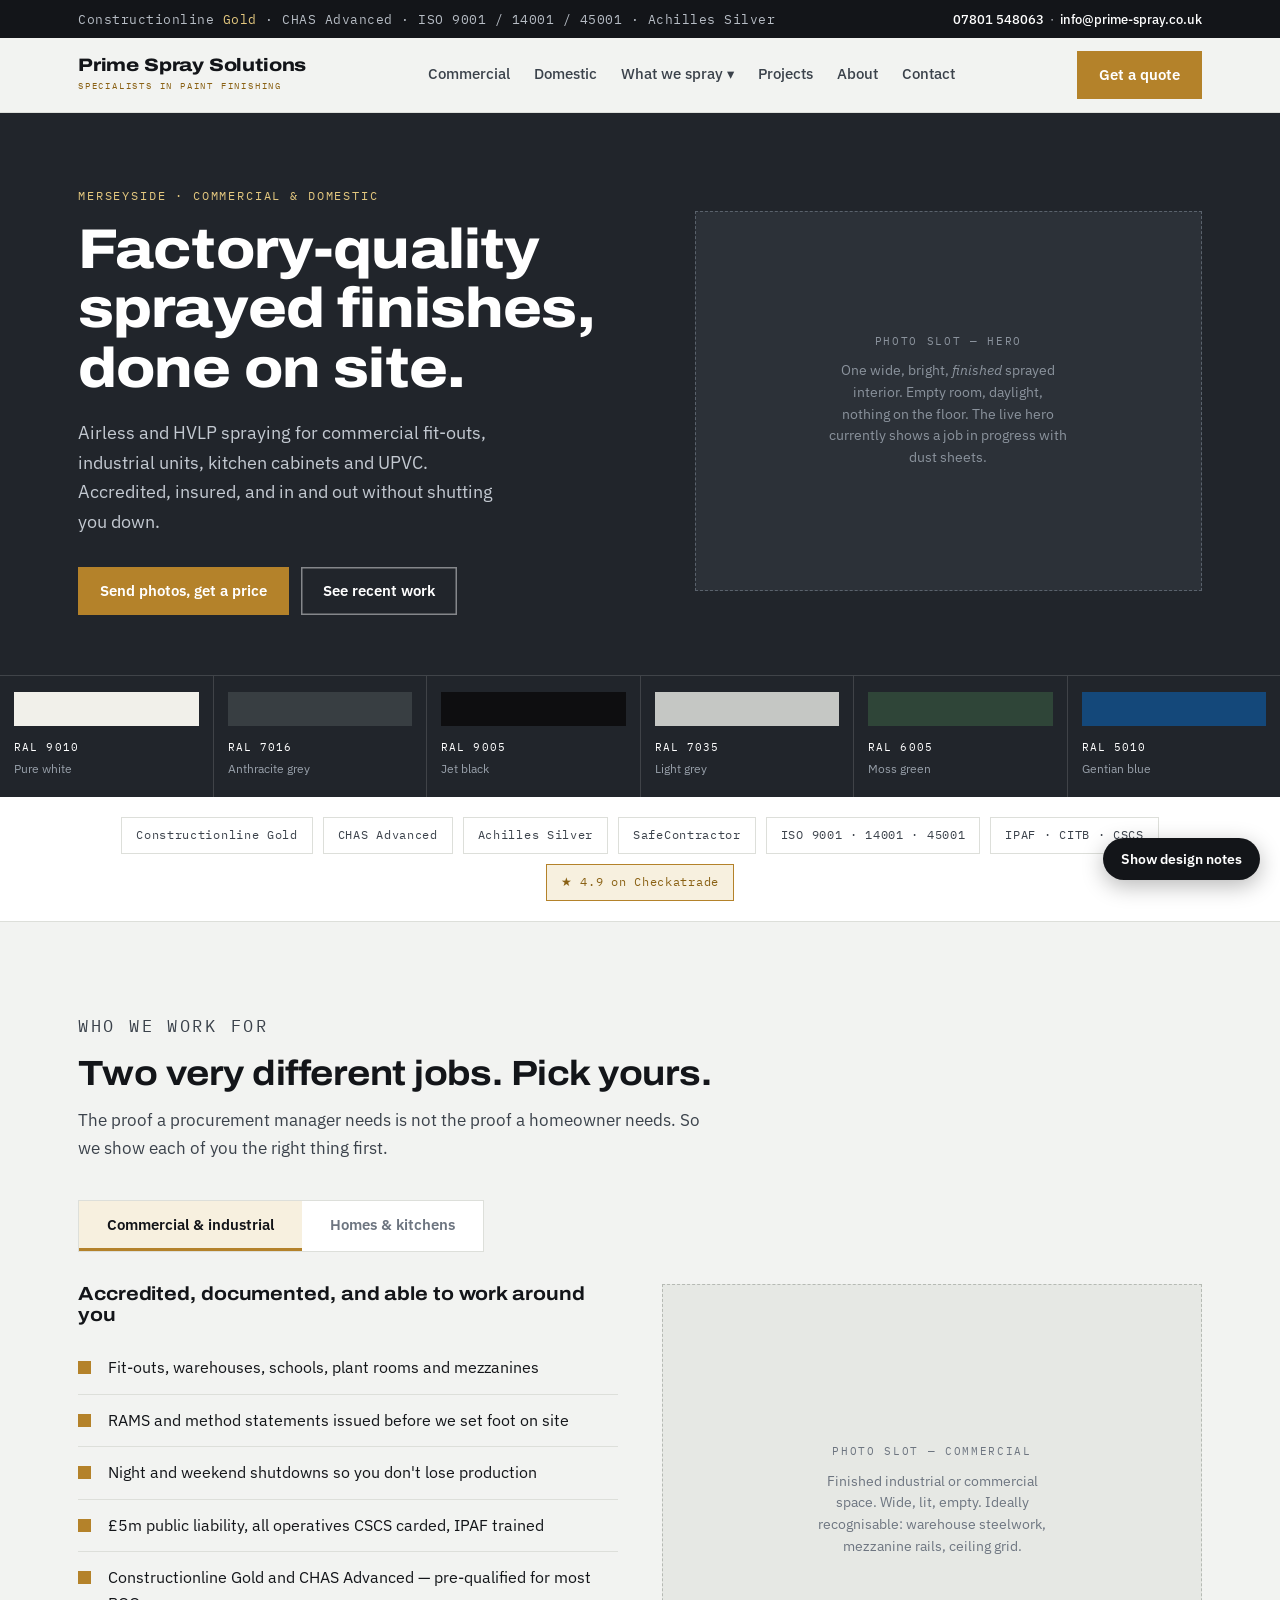
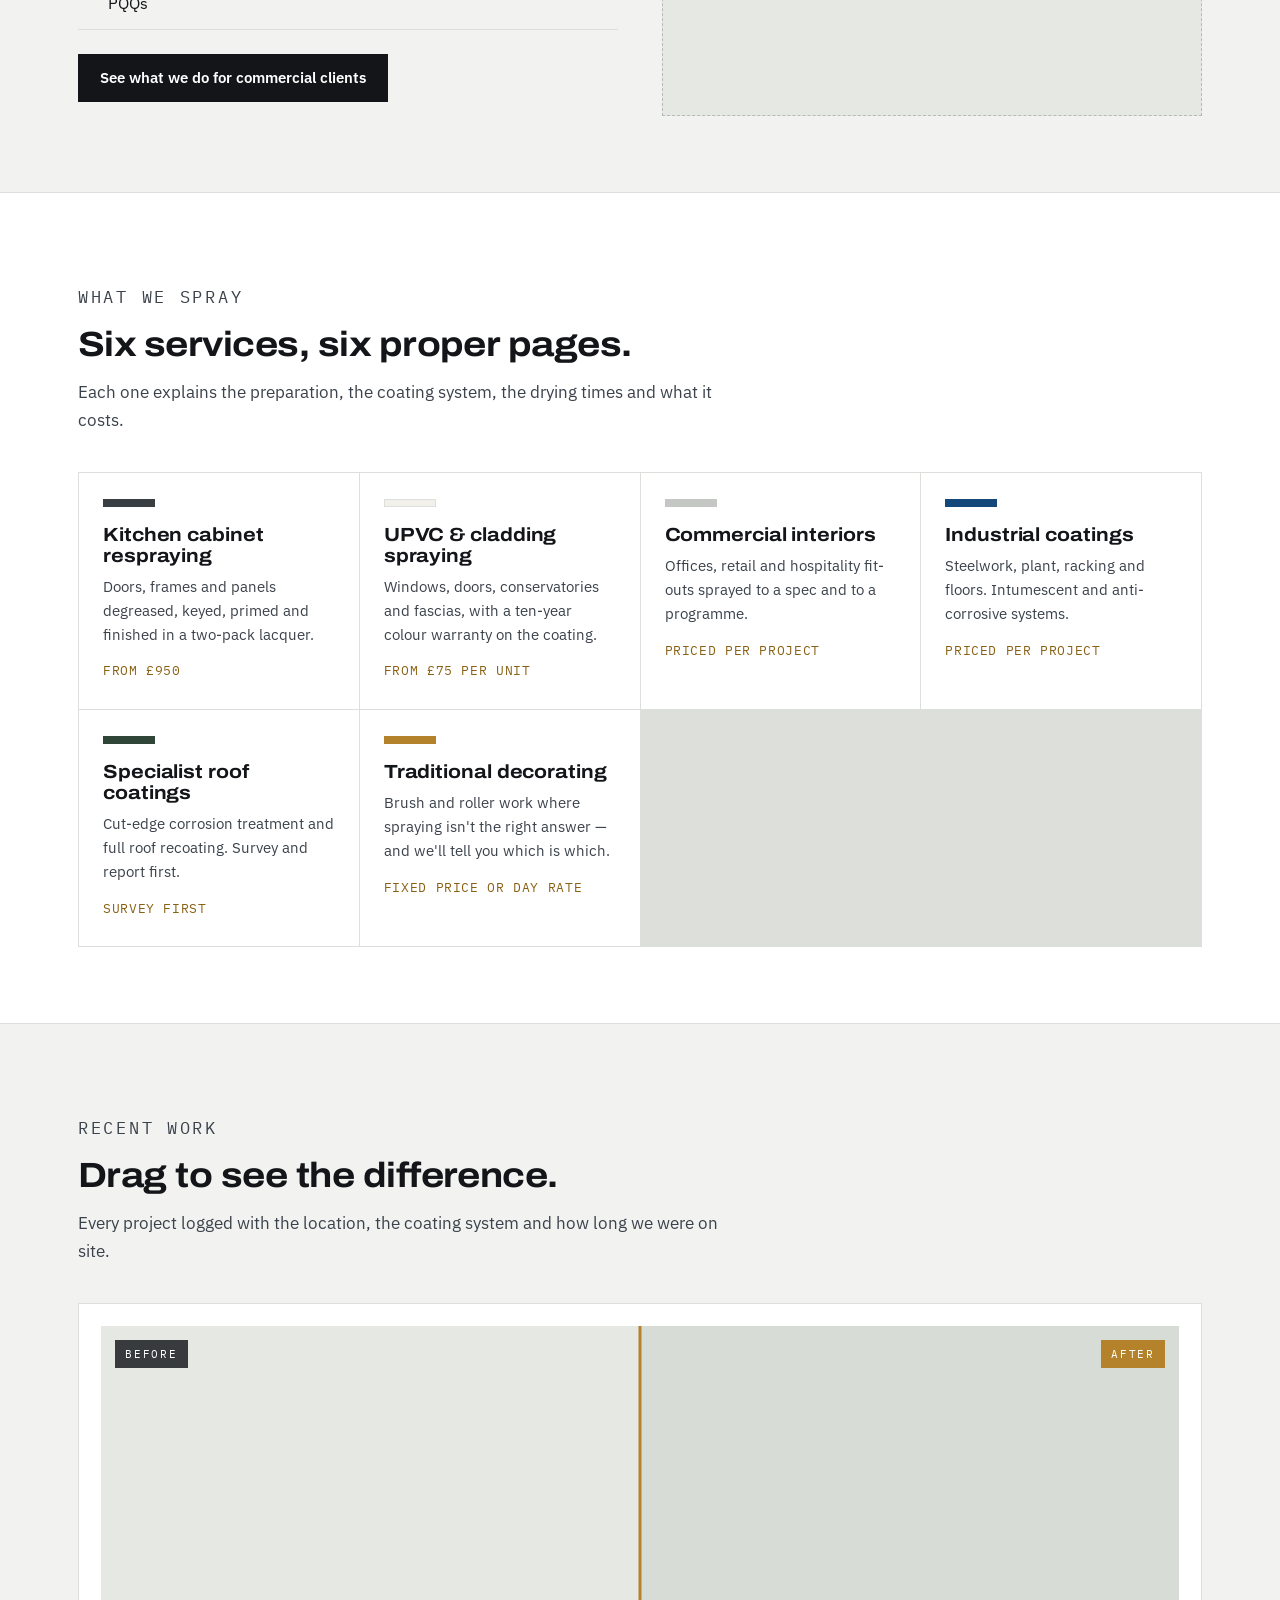
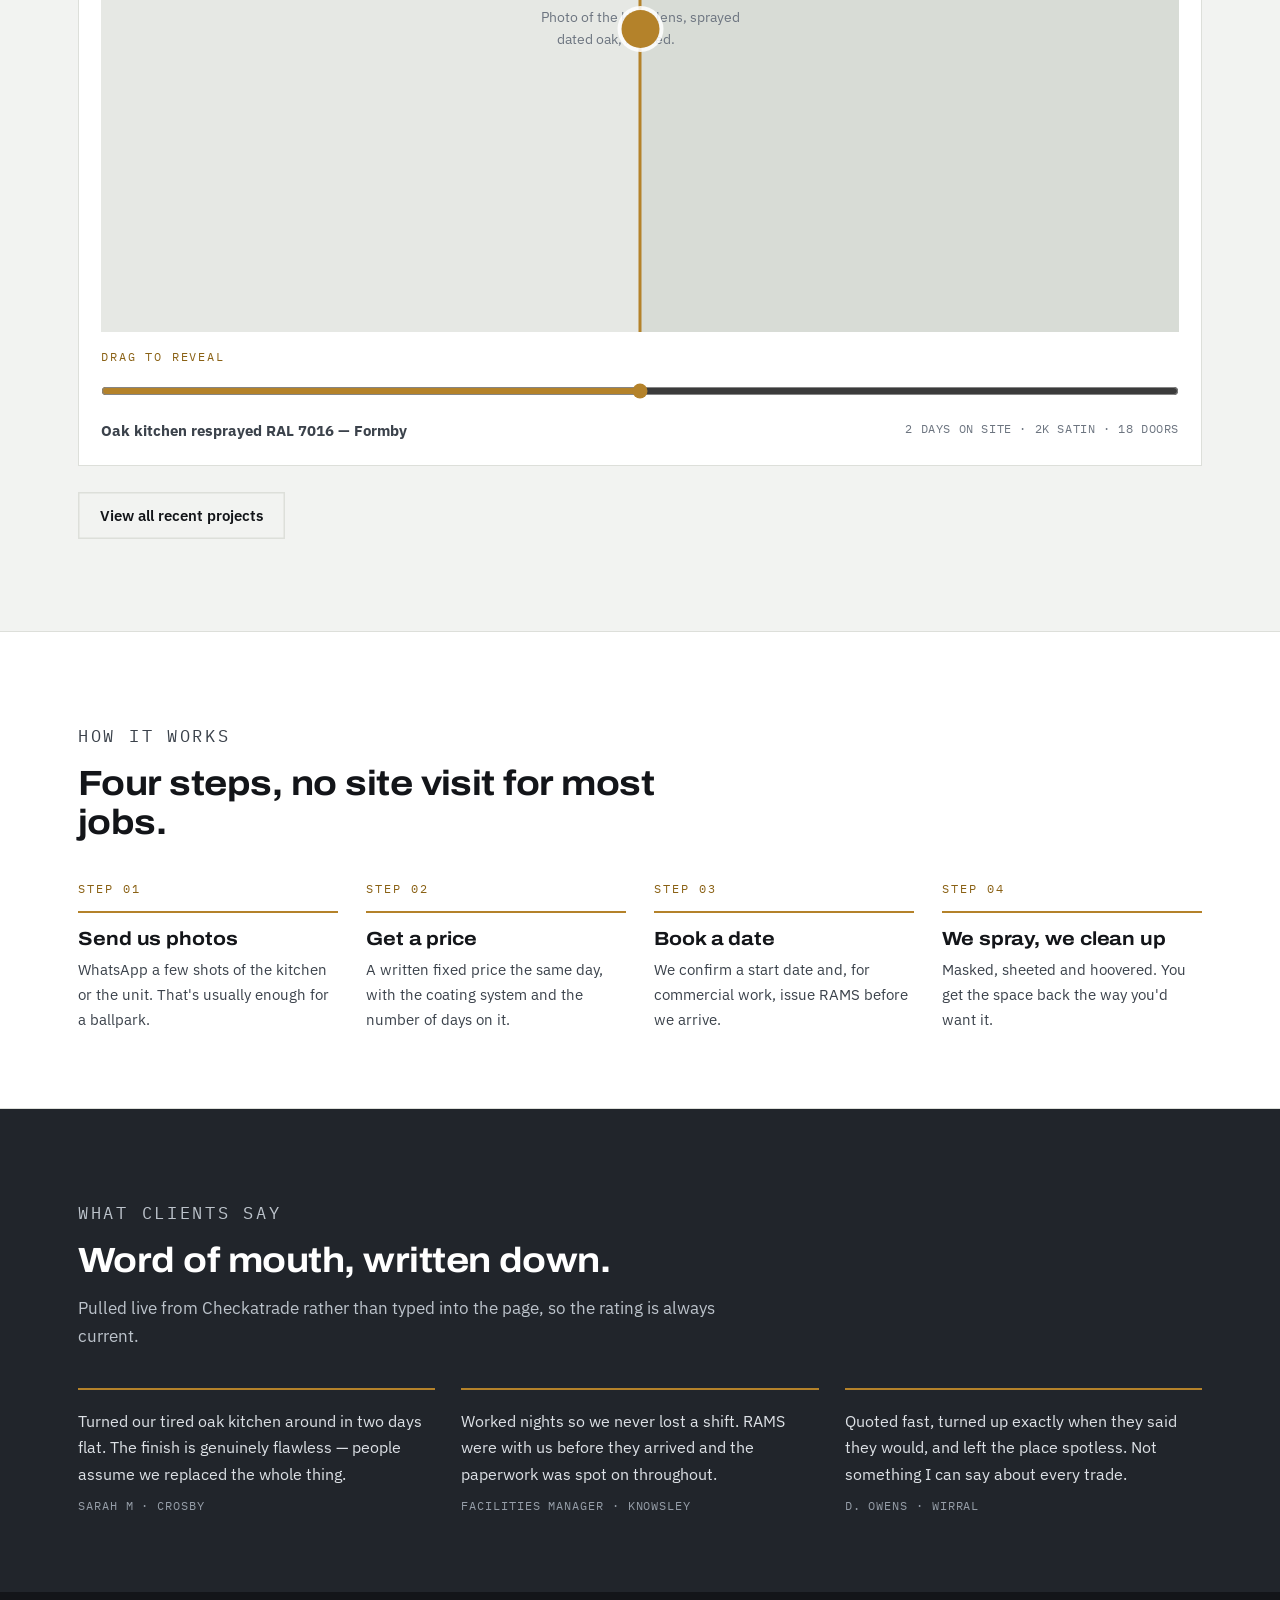
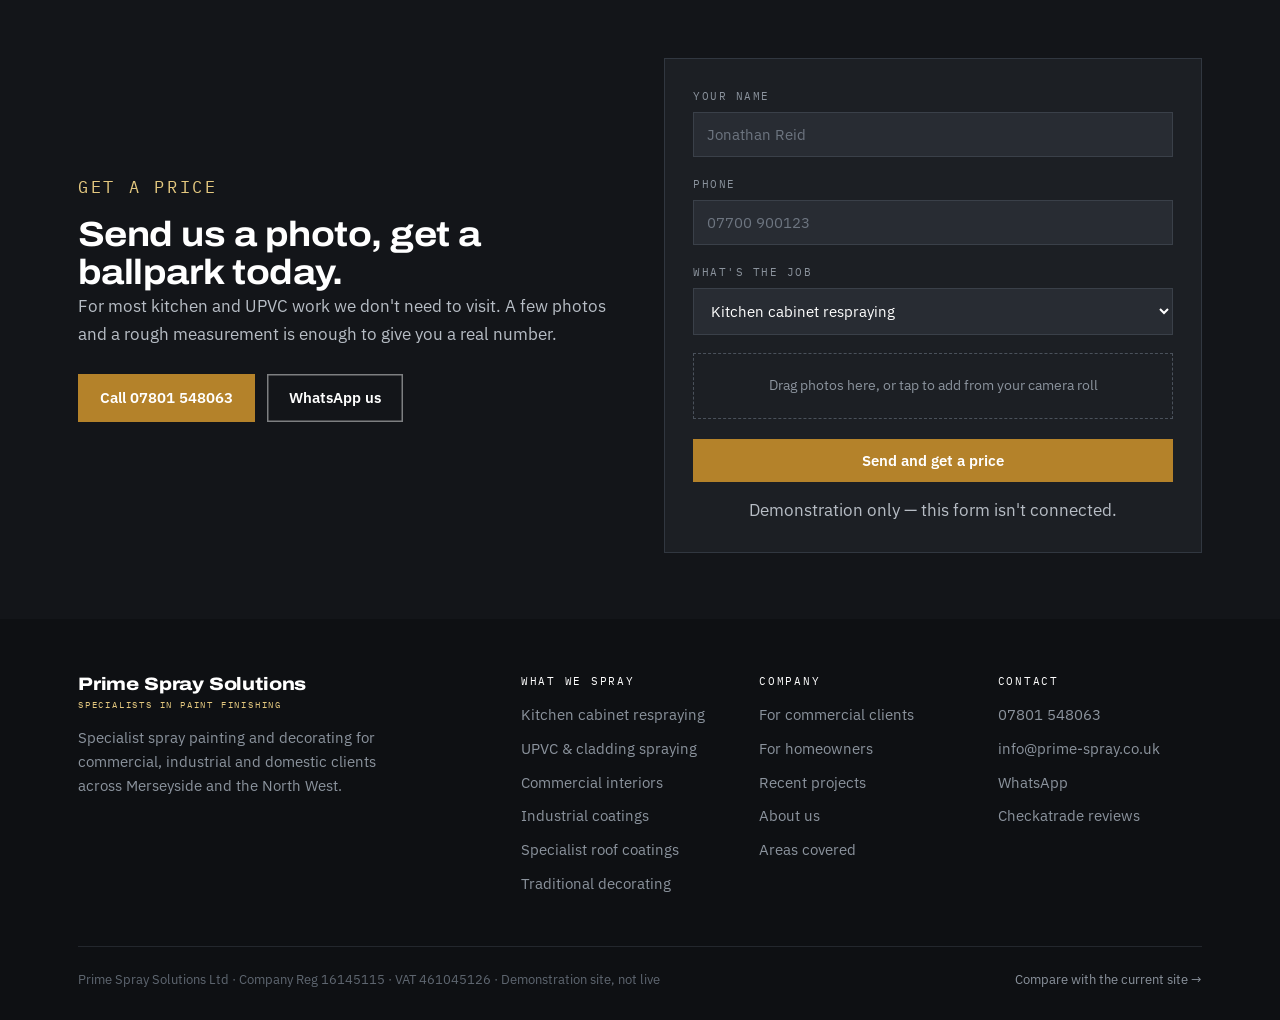
<file: index.html>
<!DOCTYPE html>
<html lang="en-GB">
<head>
<meta charset="utf-8">
<meta name="viewport" content="width=device-width, initial-scale=1">
<title>Prime Spray Solutions Ltd — spray painting and decorating, Merseyside</title>
<meta name="description" content="Specialist airless and HVLP spray painting across Merseyside. Kitchen respraying, UPVC, commercial fit-outs and industrial coatings. Constructionline Gold and CHAS Advanced.">
<link rel="canonical" href="https://prime-spray.co.uk/">
<link rel="preconnect" href="https://fonts.googleapis.com">
<link rel="preconnect" href="https://fonts.gstatic.com" crossorigin>
<link href="https://fonts.googleapis.com/css2?family=Archivo:wdth,wght@100..125,400..800&family=IBM+Plex+Mono:wght@400;500&family=IBM+Plex+Sans:wght@400;500;600&display=swap" rel="stylesheet">
<style>
:root{
  --ink:#131519;
  --graphite:#21252B;
  --steel:#3B424B;
  --mute:#6D7580;
  --paper:#F2F3F1;
  --card:#FFFFFF;
  --line:#DDDFDA;
  --brass:#B4822A;
  --brass-deep:#8A6114;
  --brass-tint:#F7F0DF;
  --display:"Archivo",system-ui,sans-serif;
  --body:"IBM Plex Sans",system-ui,sans-serif;
  --mono:"IBM Plex Mono",ui-monospace,monospace;
  --wrap:1180px;
}
*{box-sizing:border-box}
html{scroll-behavior:smooth;scroll-padding-top:96px}
@media (prefers-reduced-motion:reduce){html{scroll-behavior:auto}*{animation-duration:.001ms!important;transition-duration:.001ms!important}}
body{margin:0;background:var(--paper);color:var(--ink);font-family:var(--body);font-size:16px;line-height:1.65;-webkit-font-smoothing:antialiased}
img{max-width:100%}
a{color:inherit}
.wrap{max-width:var(--wrap);margin:0 auto;padding:0 28px}
.narrow{max-width:820px}
h1,h2,h3,h4{font-family:var(--display);font-weight:700;font-stretch:112%;letter-spacing:-.015em;line-height:1.1;margin:0}
h1{font-size:clamp(32px,4.8vw,56px);font-weight:800;line-height:1.06}
h2{font-size:clamp(24px,3.1vw,35px)}
h3{font-size:19px;letter-spacing:-.005em}
h4{font-size:16px}
p{margin:0 0 1rem}
.eyebrow{font-family:var(--mono);font-size:11.5px;letter-spacing:.16em;text-transform:uppercase;color:var(--brass-deep);margin:0 0 14px}
.eyebrow.light{color:#E4C87F}
:focus-visible{outline:2.5px solid var(--brass);outline-offset:3px}
.sr{position:absolute;width:1px;height:1px;overflow:hidden;clip:rect(0 0 0 0)}

/* notes */
.note{display:none;font-family:var(--mono);font-size:12.5px;line-height:1.6;background:#FFF8E4;border-left:3px solid var(--brass);color:#5C4310;padding:12px 16px;margin:0 0 24px}
body.notes-on .note{display:block}
.note b{font-weight:500;color:var(--brass-deep)}
.notebar{position:fixed;right:20px;bottom:20px;z-index:120}
.notebar button{font-family:var(--body);font-size:13.5px;font-weight:600;background:var(--ink);color:#fff;border:0;padding:12px 18px;border-radius:100px;cursor:pointer;box-shadow:0 6px 22px rgba(0,0,0,.28)}
.notebar button:hover{background:var(--steel)}

/* util bar */
.util{background:var(--ink);color:#B7BDC5;font-size:12.5px}
.util .wrap{display:flex;justify-content:space-between;align-items:center;gap:16px;min-height:38px;flex-wrap:wrap}
.util .accs{font-family:var(--mono);letter-spacing:.04em}
.util .accs b{color:#E4C87F;font-weight:400}
.util a{color:#fff;text-decoration:none;font-weight:500}
.util a:hover{color:#E4C87F}

/* header */
header{position:sticky;top:0;z-index:100;background:rgba(242,243,241,.95);backdrop-filter:blur(8px);border-bottom:1px solid var(--line)}
header .wrap{display:flex;align-items:center;justify-content:space-between;gap:20px;min-height:74px}
.brand{text-decoration:none;display:block;flex-shrink:0}
.brand .name{font-family:var(--display);font-weight:800;font-stretch:118%;font-size:18px;letter-spacing:-.01em;line-height:1}
.brand .sub{font-family:var(--mono);font-size:9px;letter-spacing:.2em;color:var(--brass-deep);margin-top:5px}
nav.main{display:flex;align-items:center;gap:24px}
nav.main>a,.drop>button{font-family:var(--body);font-size:14.5px;font-weight:500;text-decoration:none;color:var(--steel);padding:6px 0;border:0;background:none;cursor:pointer;border-bottom:2px solid transparent}
nav.main>a:hover,.drop>button:hover{color:var(--ink);border-bottom-color:var(--brass)}
nav.main>a.active,.drop.active>button{color:var(--ink);border-bottom-color:var(--brass)}
.drop{position:relative}
.drop-menu{position:absolute;top:calc(100% + 14px);left:-16px;background:var(--card);border:1px solid var(--line);min-width:266px;padding:8px;box-shadow:0 14px 34px rgba(19,21,25,.13);display:none}
.drop.open .drop-menu{display:block}
.drop-menu a{display:flex;gap:11px;align-items:flex-start;text-decoration:none;padding:10px 12px;font-size:14.5px;color:var(--steel)}
.drop-menu a:hover{background:var(--brass-tint);color:var(--ink)}
.drop-menu .sq{width:11px;height:11px;margin-top:6px;flex-shrink:0}
.btn{display:inline-block;font-family:var(--body);font-size:14.5px;font-weight:600;text-decoration:none;padding:12px 22px;border:0;cursor:pointer;transition:background .15s}
.btn-primary{background:var(--brass);color:#fff}
.btn-primary:hover{background:var(--brass-deep)}
.btn-ghost{background:transparent;color:#fff;box-shadow:inset 0 0 0 1.5px rgba(255,255,255,.45)}
.btn-ghost:hover{background:rgba(255,255,255,.1)}
.btn-dark{background:var(--ink);color:#fff}
.btn-dark:hover{background:var(--steel)}
.btn-line{background:transparent;color:var(--ink);box-shadow:inset 0 0 0 1.5px var(--line)}
.btn-line:hover{box-shadow:inset 0 0 0 1.5px var(--brass);color:var(--brass-deep)}
.hdr-cta{display:flex;gap:10px;align-items:center;flex-shrink:0}
.burger{display:none;background:none;border:1px solid var(--line);padding:9px 13px;font-size:13px;cursor:pointer;font-family:var(--body)}
nav.mob{display:none;border-top:1px solid var(--line);background:var(--card);padding:10px 0}
nav.mob.open{display:block}
nav.mob a{display:block;padding:12px 28px;text-decoration:none;color:var(--steel);font-size:15px;border-bottom:1px solid var(--line)}

/* hero */
.hero{background:var(--graphite);color:#fff;padding:74px 0 0;position:relative}
.hero-grid{display:grid;grid-template-columns:1.05fr .95fr;gap:56px;align-items:center}
.hero h1,.hero h2{color:#fff}
.hero p.lede{font-size:18px;color:#C3C9D1;max-width:38ch;margin:20px 0 30px}
.hero-cta{display:flex;gap:12px;flex-wrap:wrap}
.page-hero{background:var(--graphite);color:#fff;padding:56px 0 60px}
.page-hero h1{color:#fff;max-width:19ch}
.page-hero p.lede{font-size:17.5px;color:#C3C9D1;max-width:56ch;margin:20px 0 28px}
.crumb{font-family:var(--mono);font-size:11px;letter-spacing:.12em;color:#8B939D;margin-bottom:20px}
.crumb a{color:#8B939D;text-decoration:none}
.crumb a:hover{color:#E4C87F}

/* photo placeholders */
.shot{background:#E6E8E4;border:1px dashed #B6BAB4;display:flex;flex-direction:column;align-items:center;justify-content:center;text-align:center;padding:26px;color:var(--mute)}
.shot.dark{background:#2C3138;border-color:#5A626C;color:#8B939D}
.shot .ph{font-family:var(--mono);font-size:10.5px;letter-spacing:.16em;margin-bottom:10px}
.shot .desc{font-size:14px;line-height:1.55;max-width:30ch}
.r43{aspect-ratio:4/3}.r54{aspect-ratio:5/4}.r169{aspect-ratio:16/9}.r11{aspect-ratio:1/1}

/* swatch strip */
.swatches{display:flex;margin-top:60px;border-top:1px solid rgba(255,255,255,.14)}
.sw{flex:1;padding:16px 14px 18px;border-right:1px solid rgba(255,255,255,.14);transition:flex .3s}
.sw:last-child{border-right:0}
.sw:hover{flex:1.5}
.sw .chip{height:34px;margin-bottom:12px}
.sw .code{font-family:var(--mono);font-size:11px;letter-spacing:.1em;color:#fff}
.sw .nm{font-size:12px;color:#98A0AA;margin-top:3px;white-space:nowrap}

/* trust */
.trust{background:var(--card);border-bottom:1px solid var(--line);padding:20px 0}
.trust .wrap{display:flex;flex-wrap:wrap;gap:10px;align-items:center;justify-content:center}
.badge{font-family:var(--mono);font-size:11.5px;letter-spacing:.06em;color:var(--steel);border:1px solid var(--line);padding:8px 14px;white-space:nowrap;text-decoration:none}
.badge.star{border-color:var(--brass);color:var(--brass-deep);background:var(--brass-tint)}

section{padding:76px 0}
section.tight{padding:52px 0}
.on-card{background:var(--card);border-top:1px solid var(--line);border-bottom:1px solid var(--line)}
.dark{background:var(--graphite);color:#fff}
.dark h2,.dark h3{color:#fff}
.dark .sec-head p{color:#BCC3CB}
.sec-head{max-width:64ch;margin-bottom:38px}
.sec-head p{color:var(--steel);font-size:17px;margin-top:14px}
.dark p{color:#C3C9D1}

/* tabs */
.tabs{display:flex;border:1px solid var(--line);background:var(--card);width:fit-content;margin-bottom:32px}
.tab{font-family:var(--body);font-size:15px;font-weight:600;padding:14px 28px;background:none;border:0;cursor:pointer;color:var(--mute);border-bottom:3px solid transparent}
.tab[aria-selected="true"]{color:var(--ink);border-bottom-color:var(--brass);background:var(--brass-tint)}
.panel[hidden]{display:none}

/* two-col */
.two{display:grid;grid-template-columns:1fr 1fr;gap:44px;align-items:start}
.two.wide-left{grid-template-columns:1.15fr .85fr}
.ticks{list-style:none;padding:0;margin:0 0 24px}
.ticks li{padding:13px 0 13px 30px;border-bottom:1px solid var(--line);position:relative;font-size:15.5px}
.ticks li::before{content:"";position:absolute;left:0;top:19px;width:13px;height:13px;background:var(--brass)}
.dark .ticks li{border-bottom-color:rgba(255,255,255,.14);color:#DDE1E6}

/* service grid */
.svc-grid{display:grid;grid-template-columns:repeat(auto-fit,minmax(258px,1fr));gap:1px;background:var(--line);border:1px solid var(--line)}
.svc{background:var(--card);padding:26px 24px 28px;text-decoration:none;color:inherit;display:block;transition:background .15s}
.svc:hover{background:var(--brass-tint)}
.svc .chip{height:8px;width:52px;margin-bottom:18px}
.svc h3{margin-bottom:8px}
.svc p{font-size:14.5px;color:var(--steel);margin:0 0 14px}
.svc .price{font-family:var(--mono);font-size:12.5px;color:var(--brass-deep);letter-spacing:.05em}

/* spec table */
.spec-table{width:100%;border-collapse:collapse;font-size:15px;background:var(--card);border:1px solid var(--line)}
.spec-table th,.spec-table td{text-align:left;padding:15px 18px;border-bottom:1px solid var(--line);vertical-align:top}
.spec-table th{font-family:var(--mono);font-size:11px;letter-spacing:.12em;text-transform:uppercase;color:var(--mute);font-weight:400;width:34%}
.spec-table tr:last-child th,.spec-table tr:last-child td{border-bottom:0}

/* price panel */
.price-panel{background:var(--brass-tint);border:1px solid #E8DCBE;padding:28px}
.price-panel .big{font-family:var(--display);font-weight:800;font-stretch:118%;font-size:38px;line-height:1;color:var(--brass-deep)}
.price-panel .unit{font-family:var(--mono);font-size:11.5px;letter-spacing:.14em;color:var(--brass-deep);margin-bottom:14px}
.price-panel p{font-size:14.5px;color:#5C4310;margin:14px 0 18px}

/* before after */
.ba-wrap{background:var(--card);border:1px solid var(--line);padding:22px}
.ba{position:relative;aspect-ratio:16/9;overflow:hidden;background:#E6E8E4;user-select:none;cursor:ew-resize}
.ba .side{position:absolute;inset:0;display:flex;flex-direction:column;align-items:center;justify-content:center;text-align:center;padding:24px;color:var(--mute)}
.ba .after{background:#D8DCD6}
.ba .tag{font-family:var(--mono);font-size:11px;letter-spacing:.16em;position:absolute;top:14px;padding:5px 10px;background:rgba(19,21,25,.82);color:#fff}
.ba .before .tag{left:14px}
.ba .after .tag{right:14px;background:var(--brass)}
.ba .desc{font-size:14px;max-width:26ch;line-height:1.55}
.ba-handle{position:absolute;top:0;bottom:0;left:50%;width:3px;background:var(--brass);transform:translateX(-1.5px);pointer-events:none}
.ba-handle::after{content:"";position:absolute;top:50%;left:50%;width:38px;height:38px;margin:-19px 0 0 -19px;background:var(--brass);border-radius:50%;box-shadow:0 0 0 4px rgba(255,255,255,.85)}
.ba-range{width:100%;margin:16px 0 0;accent-color:var(--brass)}
.ba-meta{display:flex;justify-content:space-between;gap:16px;flex-wrap:wrap;margin-top:12px;font-size:14.5px;color:var(--steel)}
.ba-meta .spec{font-family:var(--mono);font-size:12px;color:var(--mute);letter-spacing:.05em}

/* steps */
.steps{display:grid;grid-template-columns:repeat(auto-fit,minmax(228px,1fr));gap:28px}
.step .n{font-family:var(--mono);font-size:12px;letter-spacing:.16em;color:var(--brass-deep);padding-bottom:12px;border-bottom:2px solid var(--brass);display:block;margin-bottom:16px}
.step p{font-size:15px;color:var(--steel);margin:8px 0 0}
.dark .step .n{color:#E4C87F}
.dark .step p{color:#C3C9D1}

/* reviews */
.revs{display:grid;grid-template-columns:repeat(auto-fit,minmax(258px,1fr));gap:26px}
.rev{border-top:2px solid var(--brass);padding-top:18px}
.rev p{font-size:15.5px;line-height:1.7;margin-bottom:10px}
.dark .rev p{color:#DDE1E6}
.rev .who{font-family:var(--mono);font-size:11.5px;letter-spacing:.08em;color:var(--mute)}
.dark .rev .who{color:#969EA8}

/* project cards */
.proj-grid{display:grid;grid-template-columns:repeat(auto-fit,minmax(300px,1fr));gap:26px}
.proj{background:var(--card);border:1px solid var(--line);text-decoration:none;color:inherit;display:block;transition:border-color .15s}
.proj:hover{border-color:var(--brass)}
.proj .body{padding:20px 22px 24px}
.proj .kind{font-family:var(--mono);font-size:10.5px;letter-spacing:.14em;color:var(--brass-deep);margin-bottom:9px}
.proj h3{margin-bottom:8px;font-size:18px}
.proj p{font-size:14.5px;color:var(--steel);margin:0}
.proj .meta{font-family:var(--mono);font-size:11.5px;color:var(--mute);letter-spacing:.05em;margin-top:14px}

/* faq */
.faq{border-top:1px solid var(--line)}
.faq details{border-bottom:1px solid var(--line)}
.faq summary{cursor:pointer;padding:19px 0;font-size:16.5px;font-weight:500;list-style:none;display:flex;justify-content:space-between;gap:20px;align-items:center}
.faq summary::-webkit-details-marker{display:none}
.faq summary::after{content:"+";font-family:var(--mono);font-size:20px;color:var(--brass);flex-shrink:0}
.faq details[open] summary::after{content:"\2212"}
.faq p{font-size:15.5px;color:var(--steel);margin:0 0 20px;max-width:70ch}

/* areas */
.areas{display:flex;flex-wrap:wrap;gap:8px}
.areas a{font-size:14px;text-decoration:none;background:var(--card);border:1px solid var(--line);padding:9px 15px;color:var(--steel)}
.areas a:hover{border-color:var(--brass);color:var(--brass-deep)}

/* stats */
.stats{display:grid;grid-template-columns:repeat(auto-fit,minmax(170px,1fr));gap:1px;background:var(--line);border:1px solid var(--line)}
.stat{background:var(--card);padding:24px}
.stat .v{font-family:var(--display);font-weight:800;font-stretch:118%;font-size:34px;line-height:1;color:var(--ink)}
.stat .l{font-family:var(--mono);font-size:11px;letter-spacing:.12em;color:var(--mute);margin-top:10px;text-transform:uppercase}

/* quote */
.quote{background:var(--ink);color:#fff;padding:66px 0}
.quote h2{color:#fff}
.quote .inner{display:grid;grid-template-columns:1fr 1fr;gap:48px;align-items:center}
.quote p{color:#B7BDC5;font-size:17px}
.form{background:#1C1F24;border:1px solid #313740;padding:28px}
.form label{display:block;font-family:var(--mono);font-size:11px;letter-spacing:.14em;color:#8B939D;margin:0 0 7px}
.form input,.form select,.form textarea{width:100%;background:#282C33;border:1px solid #3A4049;color:#fff;font-family:var(--body);font-size:15px;padding:12px 13px;margin-bottom:18px}
.form input::placeholder,.form textarea::placeholder{color:#6D7580}
.form .err{color:#E39B8C;font-size:13px;margin:-12px 0 14px;display:none}
.drop-zone{border:1px dashed #4A515B;padding:20px;text-align:center;color:#8B939D;font-size:14px;margin-bottom:20px}
.form .btn{width:100%;text-align:center}
.form-note{font-size:13px;color:#7C848E;margin:14px 0 0;text-align:center}

/* footer */
footer{background:#0E1013;color:#8B939D;padding:56px 0 30px;font-size:14.5px}
.fgrid{display:grid;grid-template-columns:2fr 1fr 1fr 1fr;gap:34px;margin-bottom:40px}
footer h4{font-family:var(--mono);font-size:11px;letter-spacing:.16em;color:#fff;font-weight:400;margin:0 0 16px;font-stretch:100%}
footer ul{list-style:none;padding:0;margin:0}
footer li{margin-bottom:10px}
footer a{color:#8B939D;text-decoration:none}
footer a:hover{color:#E4C87F}
.legal{border-top:1px solid #23272D;padding-top:22px;font-size:12.5px;color:#5F6771;display:flex;justify-content:space-between;gap:20px;flex-wrap:wrap}

@media(max-width:980px){
  .hero-grid,.two,.two.wide-left,.quote .inner{grid-template-columns:1fr}
  .fgrid{grid-template-columns:1fr 1fr}
  .swatches{flex-wrap:wrap}
  .sw{flex:1 1 33%;border-bottom:1px solid rgba(255,255,255,.14)}
}
@media(max-width:820px){
  nav.main{display:none}
  .burger{display:block}
  .util .accs{display:none}
  section{padding:52px 0}
  .hero{padding-top:46px}
  .page-hero{padding:40px 0 44px}
}
@media(max-width:520px){
  .fgrid{grid-template-columns:1fr}
  .tabs{width:100%}
  .tab{flex:1;padding:13px 8px;font-size:14px}
  .spec-table th{width:42%}
}

</style>
</head>
<body>

<div class="notebar"><button id="noteBtn" type="button">Show design notes</button></div>

<div class="util">
  <div class="wrap">
    <div class="accs">Constructionline <b>Gold</b> · CHAS Advanced · ISO 9001 / 14001 / 45001 · Achilles Silver</div>
    <div><a href="tel:07801548063">07801 548063</a> &nbsp;·&nbsp; <a href="mailto:info@prime-spray.co.uk">info@prime-spray.co.uk</a></div>
  </div>
</div>

<header>
  <div class="wrap">
    <a class="brand" href="index.html">
      <div class="name">Prime Spray Solutions</div>
      <div class="sub">SPECIALISTS IN PAINT FINISHING</div>
    </a>
    <nav class="main">
        <a href="commercial.html">Commercial</a>
        <a href="domestic.html">Domestic</a>
        <div class="drop ">
          <button type="button" aria-haspopup="true">What we spray ▾</button>
          <div class="drop-menu">
          <a href="service-kitchens.html"><span class="sq" style="background:#383E42"></span>Kitchen cabinet respraying</a>
          <a href="service-upvc.html"><span class="sq" style="background:#F1F0EA;box-shadow:inset 0 0 0 1px var(--line)"></span>UPVC &amp; cladding spraying</a>
          <a href="service-commercial-interiors.html"><span class="sq" style="background:#C5C7C4"></span>Commercial interiors</a>
          <a href="service-industrial.html"><span class="sq" style="background:#14487A"></span>Industrial coatings</a>
          <a href="service-roof-coatings.html"><span class="sq" style="background:#2F4538"></span>Specialist roof coatings</a>
          <a href="service-decorating.html"><span class="sq" style="background:#B4822A"></span>Traditional decorating</a>
          </div>
        </div>
        <a href="projects.html">Projects</a>
        <a href="about.html">About</a>
        <a href="contact.html">Contact</a>
    </nav>
    <div class="hdr-cta">
      <button class="burger" id="burger" type="button">Menu</button>
      <a class="btn btn-primary" href="contact.html">Get a quote</a>
    </div>
  </div>
  <nav class="mob" id="mobnav">
      <a href="index.html">Home</a>
      <a href="commercial.html">Commercial</a>
      <a href="domestic.html">Domestic</a>
      <a href="service-kitchens.html">Kitchen cabinet respraying</a>
      <a href="service-upvc.html">UPVC &amp; cladding spraying</a>
      <a href="service-commercial-interiors.html">Commercial interiors</a>
      <a href="service-industrial.html">Industrial coatings</a>
      <a href="service-roof-coatings.html">Specialist roof coatings</a>
      <a href="service-decorating.html">Traditional decorating</a>
      <a href="projects.html">Projects</a>
      <a href="about.html">About</a>
      <a href="contact.html">Contact</a>
  </nav>
</header>

<main>

<div class="hero">
  <div class="wrap">
    <div class="hero-grid">
      <div>
        <p class="eyebrow light">Merseyside · commercial &amp; domestic</p>
        <h1>Factory-quality sprayed finishes, done on site.</h1>
        <p class="lede">Airless and HVLP spraying for commercial fit-outs, industrial units, kitchen cabinets and UPVC. Accredited, insured, and in and out without shutting you down.</p>
        <div class="hero-cta">
          <a class="btn btn-primary" href="contact.html">Send photos, get a price</a>
          <a class="btn btn-ghost" href="projects.html">See recent work</a>
        </div>
      </div>
      <div class="shot r43 dark"><div class="ph">PHOTO SLOT — HERO</div><div class="desc">One wide, bright, <em>finished</em> sprayed interior. Empty room, daylight, nothing on the floor. The live hero currently shows a job in progress with dust sheets.</div></div>
    </div>
  </div>
  <div class="swatches">
    <div class="sw"><div class="chip" style="background:#F1F0EA"></div><div class="code">RAL 9010</div><div class="nm">Pure white</div></div>
    <div class="sw"><div class="chip" style="background:#383E42"></div><div class="code">RAL 7016</div><div class="nm">Anthracite grey</div></div>
    <div class="sw"><div class="chip" style="background:#0E0E10"></div><div class="code">RAL 9005</div><div class="nm">Jet black</div></div>
    <div class="sw"><div class="chip" style="background:#C5C7C4"></div><div class="code">RAL 7035</div><div class="nm">Light grey</div></div>
    <div class="sw"><div class="chip" style="background:#2F4538"></div><div class="code">RAL 6005</div><div class="nm">Moss green</div></div>
    <div class="sw"><div class="chip" style="background:#14487A"></div><div class="code">RAL 5010</div><div class="nm">Gentian blue</div></div>
  </div>
</div>

<div class="trust">
  <div class="wrap">
    <span class="badge">Constructionline Gold</span>
    <span class="badge">CHAS Advanced</span>
    <span class="badge">Achilles Silver</span>
    <span class="badge">SafeContractor</span>
    <span class="badge">ISO 9001 · 14001 · 45001</span>
    <span class="badge">IPAF · CITB · CSCS</span>
    <a class="badge star" href="https://www.checkatrade.com/trades/primespraysolutions" target="_blank" rel="noopener">★ 4.9 on Checkatrade</a>
  </div>
</div>


<section>
  <div class="wrap">
    <div class="note"><b>Change 1 — two front doors.</b> A facilities manager and a homeowner want completely different things. On the live site they get the same page and neither is served. This split also gives you two clean sets of pages to rank.</div>
    <div class="sec-head">
      <p class="eyebrow">Who we work for</p>
      <h2>Two very different jobs. Pick yours.</h2>
      <p>The proof a procurement manager needs is not the proof a homeowner needs. So we show each of you the right thing first.</p>
    </div>
    <div class="tabs" role="tablist">
      <button class="tab" role="tab" id="tab-com" aria-controls="panel-com" aria-selected="true">Commercial &amp; industrial</button>
      <button class="tab" role="tab" id="tab-dom" aria-controls="panel-dom" aria-selected="false">Homes &amp; kitchens</button>
    </div>
    <div class="panel" id="panel-com" role="tabpanel" aria-labelledby="tab-com">
      <div class="two">
        <div>
          <h3 style="margin-bottom:16px">Accredited, documented, and able to work around you</h3>
          <ul class="ticks">
            <li>Fit-outs, warehouses, schools, plant rooms and mezzanines</li>
            <li>RAMS and method statements issued before we set foot on site</li>
            <li>Night and weekend shutdowns so you don't lose production</li>
            <li>£5m public liability, all operatives CSCS carded, IPAF trained</li>
            <li>Constructionline Gold and CHAS Advanced — pre-qualified for most PQQs</li>
          </ul>
          <a class="btn btn-dark" href="commercial.html">See what we do for commercial clients</a>
        </div>
        <div class="shot r54 "><div class="ph">PHOTO SLOT — COMMERCIAL</div><div class="desc">Finished industrial or commercial space. Wide, lit, empty. Ideally recognisable: warehouse steelwork, mezzanine rails, ceiling grid.</div></div>
      </div>
    </div>
    <div class="panel" id="panel-dom" role="tabpanel" aria-labelledby="tab-dom" hidden>
      <div class="two">
        <div>
          <h3 style="margin-bottom:16px">A new kitchen finish, without a new kitchen</h3>
          <ul class="ticks">
            <li>Cabinet respraying in any RAL or Farrow &amp; Ball colour</li>
            <li>UPVC windows, doors, conservatories and garage doors</li>
            <li>Most kitchens masked, sprayed and finished in two to three days</li>
            <li>Fixed price agreed up front — no day rates, no surprises</li>
            <li>Everything masked and sheeted, and we hoover up before we leave</li>
          </ul>
          <a class="btn btn-dark" href="domestic.html">See what we do for homeowners</a>
        </div>
        <div class="shot r54 "><div class="ph">PHOTO SLOT — DOMESTIC</div><div class="desc">A finished kitchen, styled and clean. Worktops clear, lights on, shot from a corner. This is the money shot for the whole site.</div></div>
      </div>
    </div>
  </div>
</section>

<section class="on-card">
  <div class="wrap">
    <div class="note"><b>Change 2 — real service pages.</b> On the live site five of the six service links in the footer point at <code>#linkone.html</code> and go nowhere. Every card below opens a genuine page with process, coatings and pricing — which is also what earns the rankings.</div>
    <div class="sec-head">
      <p class="eyebrow">What we spray</p>
      <h2>Six services, six proper pages.</h2>
      <p>Each one explains the preparation, the coating system, the drying times and what it costs.</p>
    </div>
    <div class="svc-grid">
      <a class="svc" href="service-kitchens.html"><div class="chip" style="background:#383E42"></div><h3>Kitchen cabinet respraying</h3><p>Doors, frames and panels degreased, keyed, primed and finished in a two-pack lacquer.</p><div class="price">FROM £950</div></a>
      <a class="svc" href="service-upvc.html"><div class="chip" style="background:#F1F0EA;box-shadow:inset 0 0 0 1px var(--line)"></div><h3>UPVC &amp; cladding spraying</h3><p>Windows, doors, conservatories and fascias, with a ten-year colour warranty on the coating.</p><div class="price">FROM £75 PER UNIT</div></a>
      <a class="svc" href="service-commercial-interiors.html"><div class="chip" style="background:#C5C7C4"></div><h3>Commercial interiors</h3><p>Offices, retail and hospitality fit-outs sprayed to a spec and to a programme.</p><div class="price">PRICED PER PROJECT</div></a>
      <a class="svc" href="service-industrial.html"><div class="chip" style="background:#14487A"></div><h3>Industrial coatings</h3><p>Steelwork, plant, racking and floors. Intumescent and anti-corrosive systems.</p><div class="price">PRICED PER PROJECT</div></a>
      <a class="svc" href="service-roof-coatings.html"><div class="chip" style="background:#2F4538"></div><h3>Specialist roof coatings</h3><p>Cut-edge corrosion treatment and full roof recoating. Survey and report first.</p><div class="price">SURVEY FIRST</div></a>
      <a class="svc" href="service-decorating.html"><div class="chip" style="background:#B4822A"></div><h3>Traditional decorating</h3><p>Brush and roller work where spraying isn't the right answer — and we'll tell you which is which.</p><div class="price">FIXED PRICE OR DAY RATE</div></a>
    </div>
  </div>
</section>

<section>
  <div class="wrap">
    <div class="note"><b>Change 3 — before and after.</b> The most persuasive content a decorator has, and the live site has none of it. Drag the handle. Adding the town and the turnaround answers the two questions every buyer actually has.</div>
    <div class="sec-head">
      <p class="eyebrow">Recent work</p>
      <h2>Drag to see the difference.</h2>
      <p>Every project logged with the location, the coating system and how long we were on site.</p>
    </div>
    <div class="ba-wrap">
      <div class="ba">
        <div class="side before"><span class="tag">BEFORE</span><div class="desc">Photo of the kitchen as found — dated oak, honest lighting.</div></div>
        <div class="side after"><span class="tag">AFTER</span><div class="desc">Same angle, same lens, sprayed and styled.</div></div>
        <div class="ba-handle"></div>
      </div>
      <label class="eyebrow" style="margin:16px 0 0;display:block">Drag to reveal</label>
      <input class="ba-range" type="range" min="0" max="100" value="50" aria-label="Reveal the after photo">
      <div class="ba-meta"><div><strong>Oak kitchen resprayed RAL 7016 — Formby</strong></div><div class="spec">2 DAYS ON SITE · 2K SATIN · 18 DOORS</div></div>
    </div>
    <p style="margin-top:26px"><a class="btn btn-line" href="projects.html">View all recent projects</a></p>
  </div>
</section>

<section class="on-card">
  <div class="wrap">
    <div class="sec-head">
      <p class="eyebrow">How it works</p>
      <h2>Four steps, no site visit for most jobs.</h2>
    </div>
    <div class="steps">
      <div class="step"><span class="n">STEP 01</span><h3>Send us photos</h3><p>WhatsApp a few shots of the kitchen or the unit. That's usually enough for a ballpark.</p></div>
      <div class="step"><span class="n">STEP 02</span><h3>Get a price</h3><p>A written fixed price the same day, with the coating system and the number of days on it.</p></div>
      <div class="step"><span class="n">STEP 03</span><h3>Book a date</h3><p>We confirm a start date and, for commercial work, issue RAMS before we arrive.</p></div>
      <div class="step"><span class="n">STEP 04</span><h3>We spray, we clean up</h3><p>Masked, sheeted and hoovered. You get the space back the way you'd want it.</p></div>
    </div>
  </div>
</section>

<section class="dark">
  <div class="wrap">
    <div class="sec-head">
      <p class="eyebrow light">What clients say</p>
      <h2>Word of mouth, written down.</h2>
      <p>Pulled live from Checkatrade rather than typed into the page, so the rating is always current.</p>
    </div>
    <div class="revs">
      <div class="rev"><p>Turned our tired oak kitchen around in two days flat. The finish is genuinely flawless — people assume we replaced the whole thing.</p><div class="who">SARAH M · CROSBY</div></div>
      <div class="rev"><p>Worked nights so we never lost a shift. RAMS were with us before they arrived and the paperwork was spot on throughout.</p><div class="who">FACILITIES MANAGER · KNOWSLEY</div></div>
      <div class="rev"><p>Quoted fast, turned up exactly when they said they would, and left the place spotless. Not something I can say about every trade.</p><div class="who">D. OWENS · WIRRAL</div></div>
    </div>
  </div>
</section>

<div class="quote" id="quote">
  <div class="wrap">
    <div class="inner">
      <div>
        <p class="eyebrow light">Get a price</p>
        <h2>Send us a photo, get a ballpark today.</h2>
        <p>For most kitchen and UPVC work we don't need to visit. A few photos and a rough measurement is enough to give you a real number.</p>
        <p style="margin-top:26px"><a class="btn btn-primary" href="tel:07801548063">Call 07801 548063</a> <a class="btn btn-ghost" href="https://wa.me/447801548063" target="_blank" rel="noopener" style="margin-left:8px">WhatsApp us</a></p>
      </div>
      <form class="form" id="quoteForm" novalidate>
        <label for="fname">YOUR NAME</label>
        <input id="fname" type="text" placeholder="Jonathan Reid">
        <div class="err" id="fnameErr">Enter your name so we know who we're quoting.</div>
        <label for="fphone">PHONE</label>
        <input id="fphone" type="tel" placeholder="07700 900123">
        <label for="fjob">WHAT'S THE JOB</label>
        <select id="fjob">
          <option>Kitchen cabinet respraying</option>
          <option>UPVC windows or doors</option>
          <option>Commercial interior</option>
          <option>Industrial coating</option>
          <option>Roof coating</option>
          <option>Traditional decorating</option>
        </select>
        <div class="drop-zone">Drag photos here, or tap to add from your camera roll</div>
        <button class="btn btn-primary" type="submit">Send and get a price</button>
        <p class="form-note">Demonstration only — this form isn't connected.</p>
      </form>
    </div>
  </div>
</div>


</main>

<footer>
  <div class="wrap">
    <div class="fgrid">
      <div>
        <div class="brand" style="margin-bottom:14px">
          <div class="name" style="color:#fff">Prime Spray Solutions</div>
          <div class="sub" style="color:#E4C87F">SPECIALISTS IN PAINT FINISHING</div>
        </div>
        <p style="max-width:34ch;margin:0">Specialist spray painting and decorating for commercial, industrial and domestic clients across Merseyside and the North West.</p>
      </div>
      <div>
        <h4>WHAT WE SPRAY</h4>
        <ul><li><a href="service-kitchens.html">Kitchen cabinet respraying</a></li>
          <li><a href="service-upvc.html">UPVC &amp; cladding spraying</a></li>
          <li><a href="service-commercial-interiors.html">Commercial interiors</a></li>
          <li><a href="service-industrial.html">Industrial coatings</a></li>
          <li><a href="service-roof-coatings.html">Specialist roof coatings</a></li>
          <li><a href="service-decorating.html">Traditional decorating</a></li></ul>
      </div>
      <div>
        <h4>COMPANY</h4>
        <ul>
          <li><a href="commercial.html">For commercial clients</a></li>
          <li><a href="domestic.html">For homeowners</a></li>
          <li><a href="projects.html">Recent projects</a></li>
          <li><a href="about.html">About us</a></li>
          <li><a href="areas.html">Areas covered</a></li>
        </ul>
      </div>
      <div>
        <h4>CONTACT</h4>
        <ul>
          <li><a href="tel:07801548063">07801 548063</a></li>
          <li><a href="mailto:info@prime-spray.co.uk">info@prime-spray.co.uk</a></li>
          <li><a href="https://wa.me/447801548063" target="_blank" rel="noopener">WhatsApp</a></li>
          <li><a href="https://www.checkatrade.com/trades/primespraysolutions" target="_blank" rel="noopener">Checkatrade reviews</a></li>
        </ul>
      </div>
    </div>
    <div class="legal">
      <div>Prime Spray Solutions Ltd · Company Reg 16145115 · VAT 461045126 · Demonstration site, not live</div>
      <div><a href="https://prime-spray.co.uk/" target="_blank" rel="noopener">Compare with the current site →</a></div>
    </div>
  </div>
</footer>
<script>
(function(){
  var btn=document.getElementById('noteBtn');
  if(btn){
    if(sessionStorage.getItem('pssNotes')==='1'){
      document.body.classList.add('notes-on');btn.textContent='Hide design notes';
    }
    btn.addEventListener('click',function(){
      var on=document.body.classList.toggle('notes-on');
      btn.textContent=on?'Hide design notes':'Show design notes';
      sessionStorage.setItem('pssNotes',on?'1':'0');
    });
  }

  var drop=document.querySelector('.drop');
  if(drop){
    var dbtn=drop.querySelector('button');
    dbtn.addEventListener('click',function(e){e.stopPropagation();drop.classList.toggle('open');});
    document.addEventListener('click',function(){drop.classList.remove('open');});
    document.addEventListener('keydown',function(e){if(e.key==='Escape')drop.classList.remove('open');});
  }

  var burger=document.getElementById('burger'),mob=document.getElementById('mobnav');
  if(burger&&mob){burger.addEventListener('click',function(){mob.classList.toggle('open');});}

  var tabs=document.querySelectorAll('[role="tab"]');
  if(tabs.length){
    tabs.forEach(function(t){
      t.addEventListener('click',function(){
        tabs.forEach(function(x){
          var sel=(x===t);
          x.setAttribute('aria-selected',sel?'true':'false');
          document.getElementById(x.getAttribute('aria-controls')).hidden=!sel;
        });
      });
    });
  }

  document.querySelectorAll('.ba').forEach(function(ba){
    var after=ba.querySelector('.after'),
        handle=ba.querySelector('.ba-handle'),
        range=ba.parentNode.querySelector('.ba-range');
    function setPos(v){
      v=Math.max(0,Math.min(100,v));
      after.style.clipPath='inset(0 0 0 '+v+'%)';
      handle.style.left=v+'%';
    }
    function fromEvent(e){
      var r=ba.getBoundingClientRect();
      var x=(e.touches?e.touches[0].clientX:e.clientX)-r.left;
      var v=Math.round(x/r.width*100);
      if(range)range.value=v;
      setPos(v);
    }
    if(range)range.addEventListener('input',function(){setPos(parseFloat(range.value));});
    var dragging=false;
    ba.addEventListener('mousedown',function(e){dragging=true;fromEvent(e);e.preventDefault();});
    window.addEventListener('mousemove',function(e){if(dragging)fromEvent(e);});
    window.addEventListener('mouseup',function(){dragging=false;});
    ba.addEventListener('touchstart',function(e){fromEvent(e);},{passive:true});
    ba.addEventListener('touchmove',function(e){fromEvent(e);},{passive:true});
    setPos(50);
  });

  var form=document.getElementById('quoteForm');
  if(form){
    form.addEventListener('submit',function(e){
      e.preventDefault();
      var n=form.querySelector('#fname'),err=form.querySelector('#fnameErr');
      if(!n.value.trim()){
        err.style.display='block';n.style.borderColor='#C86B5A';n.focus();return;
      }
      err.style.display='none';n.style.borderColor='#3A4049';
      alert('Demonstration only \u2014 this form is not connected to anything yet.');
    });
    form.querySelector('#fname').addEventListener('input',function(){
      form.querySelector('#fnameErr').style.display='none';
      this.style.borderColor='#3A4049';
    });
  }
})();

</script>
</body>
</html>
</file>
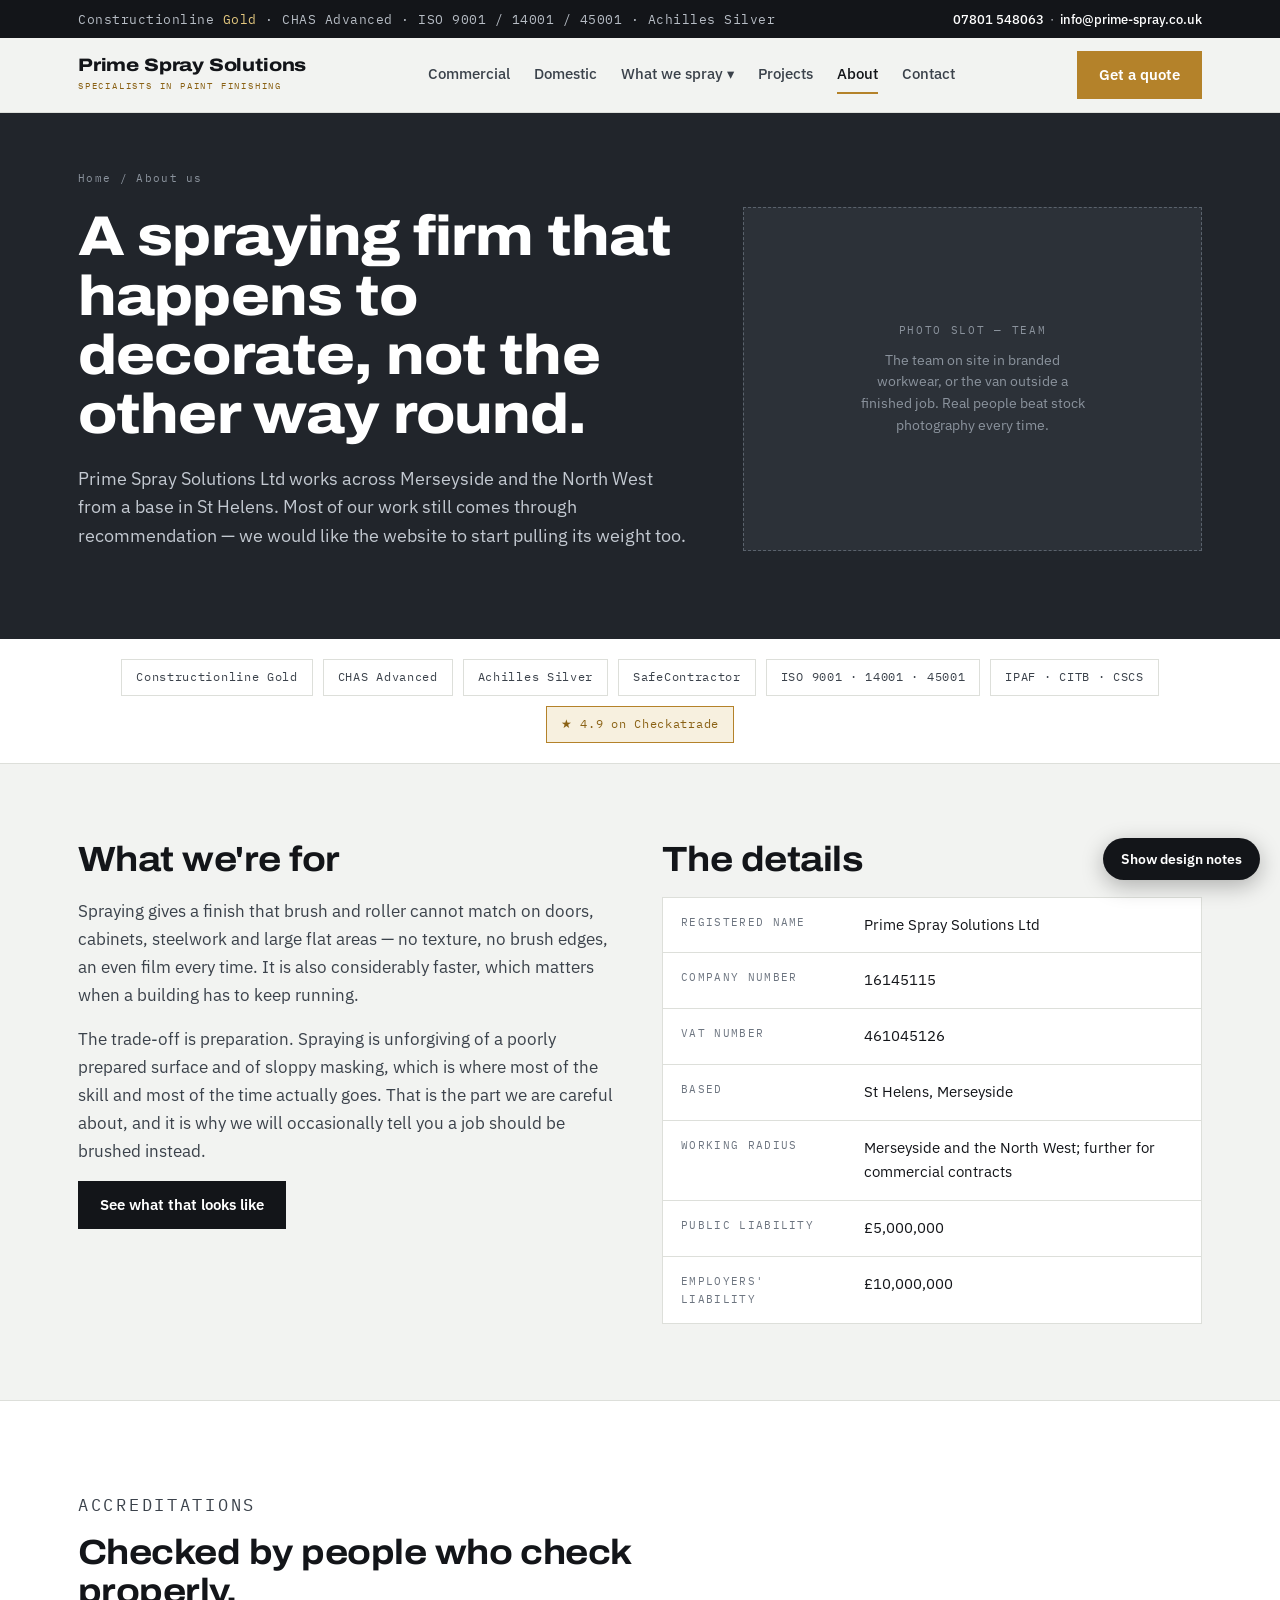
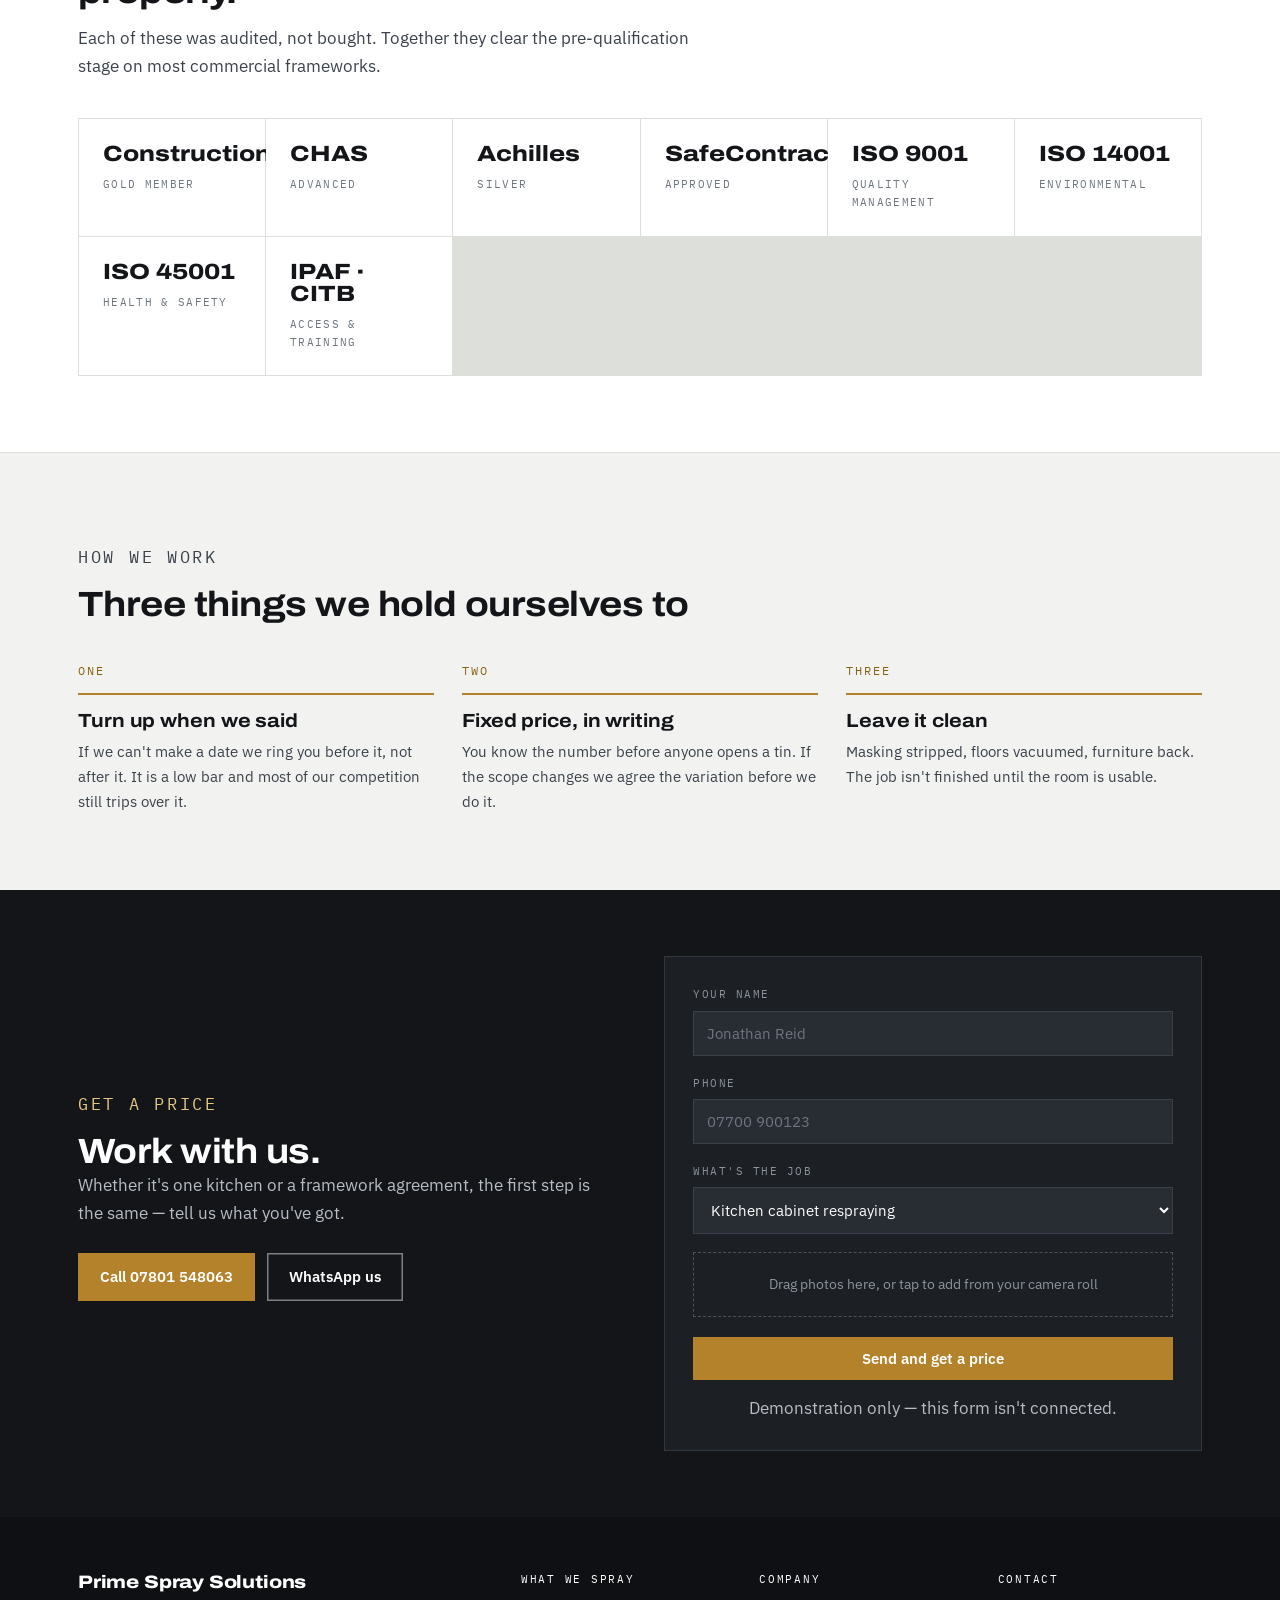
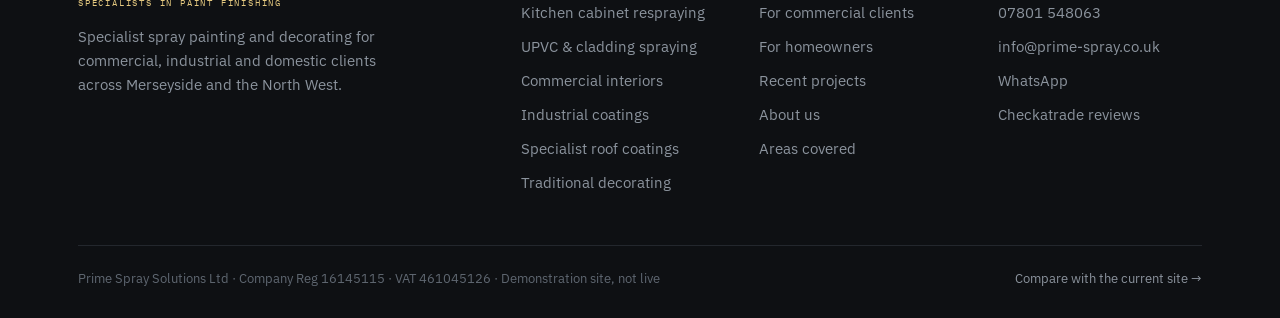
<file: about.html>
<!DOCTYPE html>
<html lang="en-GB">
<head>
<meta charset="utf-8">
<meta name="viewport" content="width=device-width, initial-scale=1">
<title>About us — Prime Spray Solutions Ltd</title>
<meta name="description" content="Prime Spray Solutions Ltd, specialist spray painting contractors based in St Helens, working across Merseyside and the North West. Accreditations, insurance and company details.">
<link rel="canonical" href="https://prime-spray.co.uk/about.html">
<link rel="preconnect" href="https://fonts.googleapis.com">
<link rel="preconnect" href="https://fonts.gstatic.com" crossorigin>
<link href="https://fonts.googleapis.com/css2?family=Archivo:wdth,wght@100..125,400..800&family=IBM+Plex+Mono:wght@400;500&family=IBM+Plex+Sans:wght@400;500;600&display=swap" rel="stylesheet">
<style>
:root{
  --ink:#131519;
  --graphite:#21252B;
  --steel:#3B424B;
  --mute:#6D7580;
  --paper:#F2F3F1;
  --card:#FFFFFF;
  --line:#DDDFDA;
  --brass:#B4822A;
  --brass-deep:#8A6114;
  --brass-tint:#F7F0DF;
  --display:"Archivo",system-ui,sans-serif;
  --body:"IBM Plex Sans",system-ui,sans-serif;
  --mono:"IBM Plex Mono",ui-monospace,monospace;
  --wrap:1180px;
}
*{box-sizing:border-box}
html{scroll-behavior:smooth;scroll-padding-top:96px}
@media (prefers-reduced-motion:reduce){html{scroll-behavior:auto}*{animation-duration:.001ms!important;transition-duration:.001ms!important}}
body{margin:0;background:var(--paper);color:var(--ink);font-family:var(--body);font-size:16px;line-height:1.65;-webkit-font-smoothing:antialiased}
img{max-width:100%}
a{color:inherit}
.wrap{max-width:var(--wrap);margin:0 auto;padding:0 28px}
.narrow{max-width:820px}
h1,h2,h3,h4{font-family:var(--display);font-weight:700;font-stretch:112%;letter-spacing:-.015em;line-height:1.1;margin:0}
h1{font-size:clamp(32px,4.8vw,56px);font-weight:800;line-height:1.06}
h2{font-size:clamp(24px,3.1vw,35px)}
h3{font-size:19px;letter-spacing:-.005em}
h4{font-size:16px}
p{margin:0 0 1rem}
.eyebrow{font-family:var(--mono);font-size:11.5px;letter-spacing:.16em;text-transform:uppercase;color:var(--brass-deep);margin:0 0 14px}
.eyebrow.light{color:#E4C87F}
:focus-visible{outline:2.5px solid var(--brass);outline-offset:3px}
.sr{position:absolute;width:1px;height:1px;overflow:hidden;clip:rect(0 0 0 0)}

/* notes */
.note{display:none;font-family:var(--mono);font-size:12.5px;line-height:1.6;background:#FFF8E4;border-left:3px solid var(--brass);color:#5C4310;padding:12px 16px;margin:0 0 24px}
body.notes-on .note{display:block}
.note b{font-weight:500;color:var(--brass-deep)}
.notebar{position:fixed;right:20px;bottom:20px;z-index:120}
.notebar button{font-family:var(--body);font-size:13.5px;font-weight:600;background:var(--ink);color:#fff;border:0;padding:12px 18px;border-radius:100px;cursor:pointer;box-shadow:0 6px 22px rgba(0,0,0,.28)}
.notebar button:hover{background:var(--steel)}

/* util bar */
.util{background:var(--ink);color:#B7BDC5;font-size:12.5px}
.util .wrap{display:flex;justify-content:space-between;align-items:center;gap:16px;min-height:38px;flex-wrap:wrap}
.util .accs{font-family:var(--mono);letter-spacing:.04em}
.util .accs b{color:#E4C87F;font-weight:400}
.util a{color:#fff;text-decoration:none;font-weight:500}
.util a:hover{color:#E4C87F}

/* header */
header{position:sticky;top:0;z-index:100;background:rgba(242,243,241,.95);backdrop-filter:blur(8px);border-bottom:1px solid var(--line)}
header .wrap{display:flex;align-items:center;justify-content:space-between;gap:20px;min-height:74px}
.brand{text-decoration:none;display:block;flex-shrink:0}
.brand .name{font-family:var(--display);font-weight:800;font-stretch:118%;font-size:18px;letter-spacing:-.01em;line-height:1}
.brand .sub{font-family:var(--mono);font-size:9px;letter-spacing:.2em;color:var(--brass-deep);margin-top:5px}
nav.main{display:flex;align-items:center;gap:24px}
nav.main>a,.drop>button{font-family:var(--body);font-size:14.5px;font-weight:500;text-decoration:none;color:var(--steel);padding:6px 0;border:0;background:none;cursor:pointer;border-bottom:2px solid transparent}
nav.main>a:hover,.drop>button:hover{color:var(--ink);border-bottom-color:var(--brass)}
nav.main>a.active,.drop.active>button{color:var(--ink);border-bottom-color:var(--brass)}
.drop{position:relative}
.drop-menu{position:absolute;top:calc(100% + 14px);left:-16px;background:var(--card);border:1px solid var(--line);min-width:266px;padding:8px;box-shadow:0 14px 34px rgba(19,21,25,.13);display:none}
.drop.open .drop-menu{display:block}
.drop-menu a{display:flex;gap:11px;align-items:flex-start;text-decoration:none;padding:10px 12px;font-size:14.5px;color:var(--steel)}
.drop-menu a:hover{background:var(--brass-tint);color:var(--ink)}
.drop-menu .sq{width:11px;height:11px;margin-top:6px;flex-shrink:0}
.btn{display:inline-block;font-family:var(--body);font-size:14.5px;font-weight:600;text-decoration:none;padding:12px 22px;border:0;cursor:pointer;transition:background .15s}
.btn-primary{background:var(--brass);color:#fff}
.btn-primary:hover{background:var(--brass-deep)}
.btn-ghost{background:transparent;color:#fff;box-shadow:inset 0 0 0 1.5px rgba(255,255,255,.45)}
.btn-ghost:hover{background:rgba(255,255,255,.1)}
.btn-dark{background:var(--ink);color:#fff}
.btn-dark:hover{background:var(--steel)}
.btn-line{background:transparent;color:var(--ink);box-shadow:inset 0 0 0 1.5px var(--line)}
.btn-line:hover{box-shadow:inset 0 0 0 1.5px var(--brass);color:var(--brass-deep)}
.hdr-cta{display:flex;gap:10px;align-items:center;flex-shrink:0}
.burger{display:none;background:none;border:1px solid var(--line);padding:9px 13px;font-size:13px;cursor:pointer;font-family:var(--body)}
nav.mob{display:none;border-top:1px solid var(--line);background:var(--card);padding:10px 0}
nav.mob.open{display:block}
nav.mob a{display:block;padding:12px 28px;text-decoration:none;color:var(--steel);font-size:15px;border-bottom:1px solid var(--line)}

/* hero */
.hero{background:var(--graphite);color:#fff;padding:74px 0 0;position:relative}
.hero-grid{display:grid;grid-template-columns:1.05fr .95fr;gap:56px;align-items:center}
.hero h1,.hero h2{color:#fff}
.hero p.lede{font-size:18px;color:#C3C9D1;max-width:38ch;margin:20px 0 30px}
.hero-cta{display:flex;gap:12px;flex-wrap:wrap}
.page-hero{background:var(--graphite);color:#fff;padding:56px 0 60px}
.page-hero h1{color:#fff;max-width:19ch}
.page-hero p.lede{font-size:17.5px;color:#C3C9D1;max-width:56ch;margin:20px 0 28px}
.crumb{font-family:var(--mono);font-size:11px;letter-spacing:.12em;color:#8B939D;margin-bottom:20px}
.crumb a{color:#8B939D;text-decoration:none}
.crumb a:hover{color:#E4C87F}

/* photo placeholders */
.shot{background:#E6E8E4;border:1px dashed #B6BAB4;display:flex;flex-direction:column;align-items:center;justify-content:center;text-align:center;padding:26px;color:var(--mute)}
.shot.dark{background:#2C3138;border-color:#5A626C;color:#8B939D}
.shot .ph{font-family:var(--mono);font-size:10.5px;letter-spacing:.16em;margin-bottom:10px}
.shot .desc{font-size:14px;line-height:1.55;max-width:30ch}
.r43{aspect-ratio:4/3}.r54{aspect-ratio:5/4}.r169{aspect-ratio:16/9}.r11{aspect-ratio:1/1}

/* swatch strip */
.swatches{display:flex;margin-top:60px;border-top:1px solid rgba(255,255,255,.14)}
.sw{flex:1;padding:16px 14px 18px;border-right:1px solid rgba(255,255,255,.14);transition:flex .3s}
.sw:last-child{border-right:0}
.sw:hover{flex:1.5}
.sw .chip{height:34px;margin-bottom:12px}
.sw .code{font-family:var(--mono);font-size:11px;letter-spacing:.1em;color:#fff}
.sw .nm{font-size:12px;color:#98A0AA;margin-top:3px;white-space:nowrap}

/* trust */
.trust{background:var(--card);border-bottom:1px solid var(--line);padding:20px 0}
.trust .wrap{display:flex;flex-wrap:wrap;gap:10px;align-items:center;justify-content:center}
.badge{font-family:var(--mono);font-size:11.5px;letter-spacing:.06em;color:var(--steel);border:1px solid var(--line);padding:8px 14px;white-space:nowrap;text-decoration:none}
.badge.star{border-color:var(--brass);color:var(--brass-deep);background:var(--brass-tint)}

section{padding:76px 0}
section.tight{padding:52px 0}
.on-card{background:var(--card);border-top:1px solid var(--line);border-bottom:1px solid var(--line)}
.dark{background:var(--graphite);color:#fff}
.dark h2,.dark h3{color:#fff}
.dark .sec-head p{color:#BCC3CB}
.sec-head{max-width:64ch;margin-bottom:38px}
.sec-head p{color:var(--steel);font-size:17px;margin-top:14px}
.dark p{color:#C3C9D1}

/* tabs */
.tabs{display:flex;border:1px solid var(--line);background:var(--card);width:fit-content;margin-bottom:32px}
.tab{font-family:var(--body);font-size:15px;font-weight:600;padding:14px 28px;background:none;border:0;cursor:pointer;color:var(--mute);border-bottom:3px solid transparent}
.tab[aria-selected="true"]{color:var(--ink);border-bottom-color:var(--brass);background:var(--brass-tint)}
.panel[hidden]{display:none}

/* two-col */
.two{display:grid;grid-template-columns:1fr 1fr;gap:44px;align-items:start}
.two.wide-left{grid-template-columns:1.15fr .85fr}
.ticks{list-style:none;padding:0;margin:0 0 24px}
.ticks li{padding:13px 0 13px 30px;border-bottom:1px solid var(--line);position:relative;font-size:15.5px}
.ticks li::before{content:"";position:absolute;left:0;top:19px;width:13px;height:13px;background:var(--brass)}
.dark .ticks li{border-bottom-color:rgba(255,255,255,.14);color:#DDE1E6}

/* service grid */
.svc-grid{display:grid;grid-template-columns:repeat(auto-fit,minmax(258px,1fr));gap:1px;background:var(--line);border:1px solid var(--line)}
.svc{background:var(--card);padding:26px 24px 28px;text-decoration:none;color:inherit;display:block;transition:background .15s}
.svc:hover{background:var(--brass-tint)}
.svc .chip{height:8px;width:52px;margin-bottom:18px}
.svc h3{margin-bottom:8px}
.svc p{font-size:14.5px;color:var(--steel);margin:0 0 14px}
.svc .price{font-family:var(--mono);font-size:12.5px;color:var(--brass-deep);letter-spacing:.05em}

/* spec table */
.spec-table{width:100%;border-collapse:collapse;font-size:15px;background:var(--card);border:1px solid var(--line)}
.spec-table th,.spec-table td{text-align:left;padding:15px 18px;border-bottom:1px solid var(--line);vertical-align:top}
.spec-table th{font-family:var(--mono);font-size:11px;letter-spacing:.12em;text-transform:uppercase;color:var(--mute);font-weight:400;width:34%}
.spec-table tr:last-child th,.spec-table tr:last-child td{border-bottom:0}

/* price panel */
.price-panel{background:var(--brass-tint);border:1px solid #E8DCBE;padding:28px}
.price-panel .big{font-family:var(--display);font-weight:800;font-stretch:118%;font-size:38px;line-height:1;color:var(--brass-deep)}
.price-panel .unit{font-family:var(--mono);font-size:11.5px;letter-spacing:.14em;color:var(--brass-deep);margin-bottom:14px}
.price-panel p{font-size:14.5px;color:#5C4310;margin:14px 0 18px}

/* before after */
.ba-wrap{background:var(--card);border:1px solid var(--line);padding:22px}
.ba{position:relative;aspect-ratio:16/9;overflow:hidden;background:#E6E8E4;user-select:none;cursor:ew-resize}
.ba .side{position:absolute;inset:0;display:flex;flex-direction:column;align-items:center;justify-content:center;text-align:center;padding:24px;color:var(--mute)}
.ba .after{background:#D8DCD6}
.ba .tag{font-family:var(--mono);font-size:11px;letter-spacing:.16em;position:absolute;top:14px;padding:5px 10px;background:rgba(19,21,25,.82);color:#fff}
.ba .before .tag{left:14px}
.ba .after .tag{right:14px;background:var(--brass)}
.ba .desc{font-size:14px;max-width:26ch;line-height:1.55}
.ba-handle{position:absolute;top:0;bottom:0;left:50%;width:3px;background:var(--brass);transform:translateX(-1.5px);pointer-events:none}
.ba-handle::after{content:"";position:absolute;top:50%;left:50%;width:38px;height:38px;margin:-19px 0 0 -19px;background:var(--brass);border-radius:50%;box-shadow:0 0 0 4px rgba(255,255,255,.85)}
.ba-range{width:100%;margin:16px 0 0;accent-color:var(--brass)}
.ba-meta{display:flex;justify-content:space-between;gap:16px;flex-wrap:wrap;margin-top:12px;font-size:14.5px;color:var(--steel)}
.ba-meta .spec{font-family:var(--mono);font-size:12px;color:var(--mute);letter-spacing:.05em}

/* steps */
.steps{display:grid;grid-template-columns:repeat(auto-fit,minmax(228px,1fr));gap:28px}
.step .n{font-family:var(--mono);font-size:12px;letter-spacing:.16em;color:var(--brass-deep);padding-bottom:12px;border-bottom:2px solid var(--brass);display:block;margin-bottom:16px}
.step p{font-size:15px;color:var(--steel);margin:8px 0 0}
.dark .step .n{color:#E4C87F}
.dark .step p{color:#C3C9D1}

/* reviews */
.revs{display:grid;grid-template-columns:repeat(auto-fit,minmax(258px,1fr));gap:26px}
.rev{border-top:2px solid var(--brass);padding-top:18px}
.rev p{font-size:15.5px;line-height:1.7;margin-bottom:10px}
.dark .rev p{color:#DDE1E6}
.rev .who{font-family:var(--mono);font-size:11.5px;letter-spacing:.08em;color:var(--mute)}
.dark .rev .who{color:#969EA8}

/* project cards */
.proj-grid{display:grid;grid-template-columns:repeat(auto-fit,minmax(300px,1fr));gap:26px}
.proj{background:var(--card);border:1px solid var(--line);text-decoration:none;color:inherit;display:block;transition:border-color .15s}
.proj:hover{border-color:var(--brass)}
.proj .body{padding:20px 22px 24px}
.proj .kind{font-family:var(--mono);font-size:10.5px;letter-spacing:.14em;color:var(--brass-deep);margin-bottom:9px}
.proj h3{margin-bottom:8px;font-size:18px}
.proj p{font-size:14.5px;color:var(--steel);margin:0}
.proj .meta{font-family:var(--mono);font-size:11.5px;color:var(--mute);letter-spacing:.05em;margin-top:14px}

/* faq */
.faq{border-top:1px solid var(--line)}
.faq details{border-bottom:1px solid var(--line)}
.faq summary{cursor:pointer;padding:19px 0;font-size:16.5px;font-weight:500;list-style:none;display:flex;justify-content:space-between;gap:20px;align-items:center}
.faq summary::-webkit-details-marker{display:none}
.faq summary::after{content:"+";font-family:var(--mono);font-size:20px;color:var(--brass);flex-shrink:0}
.faq details[open] summary::after{content:"\2212"}
.faq p{font-size:15.5px;color:var(--steel);margin:0 0 20px;max-width:70ch}

/* areas */
.areas{display:flex;flex-wrap:wrap;gap:8px}
.areas a{font-size:14px;text-decoration:none;background:var(--card);border:1px solid var(--line);padding:9px 15px;color:var(--steel)}
.areas a:hover{border-color:var(--brass);color:var(--brass-deep)}

/* stats */
.stats{display:grid;grid-template-columns:repeat(auto-fit,minmax(170px,1fr));gap:1px;background:var(--line);border:1px solid var(--line)}
.stat{background:var(--card);padding:24px}
.stat .v{font-family:var(--display);font-weight:800;font-stretch:118%;font-size:34px;line-height:1;color:var(--ink)}
.stat .l{font-family:var(--mono);font-size:11px;letter-spacing:.12em;color:var(--mute);margin-top:10px;text-transform:uppercase}

/* quote */
.quote{background:var(--ink);color:#fff;padding:66px 0}
.quote h2{color:#fff}
.quote .inner{display:grid;grid-template-columns:1fr 1fr;gap:48px;align-items:center}
.quote p{color:#B7BDC5;font-size:17px}
.form{background:#1C1F24;border:1px solid #313740;padding:28px}
.form label{display:block;font-family:var(--mono);font-size:11px;letter-spacing:.14em;color:#8B939D;margin:0 0 7px}
.form input,.form select,.form textarea{width:100%;background:#282C33;border:1px solid #3A4049;color:#fff;font-family:var(--body);font-size:15px;padding:12px 13px;margin-bottom:18px}
.form input::placeholder,.form textarea::placeholder{color:#6D7580}
.form .err{color:#E39B8C;font-size:13px;margin:-12px 0 14px;display:none}
.drop-zone{border:1px dashed #4A515B;padding:20px;text-align:center;color:#8B939D;font-size:14px;margin-bottom:20px}
.form .btn{width:100%;text-align:center}
.form-note{font-size:13px;color:#7C848E;margin:14px 0 0;text-align:center}

/* footer */
footer{background:#0E1013;color:#8B939D;padding:56px 0 30px;font-size:14.5px}
.fgrid{display:grid;grid-template-columns:2fr 1fr 1fr 1fr;gap:34px;margin-bottom:40px}
footer h4{font-family:var(--mono);font-size:11px;letter-spacing:.16em;color:#fff;font-weight:400;margin:0 0 16px;font-stretch:100%}
footer ul{list-style:none;padding:0;margin:0}
footer li{margin-bottom:10px}
footer a{color:#8B939D;text-decoration:none}
footer a:hover{color:#E4C87F}
.legal{border-top:1px solid #23272D;padding-top:22px;font-size:12.5px;color:#5F6771;display:flex;justify-content:space-between;gap:20px;flex-wrap:wrap}

@media(max-width:980px){
  .hero-grid,.two,.two.wide-left,.quote .inner{grid-template-columns:1fr}
  .fgrid{grid-template-columns:1fr 1fr}
  .swatches{flex-wrap:wrap}
  .sw{flex:1 1 33%;border-bottom:1px solid rgba(255,255,255,.14)}
}
@media(max-width:820px){
  nav.main{display:none}
  .burger{display:block}
  .util .accs{display:none}
  section{padding:52px 0}
  .hero{padding-top:46px}
  .page-hero{padding:40px 0 44px}
}
@media(max-width:520px){
  .fgrid{grid-template-columns:1fr}
  .tabs{width:100%}
  .tab{flex:1;padding:13px 8px;font-size:14px}
  .spec-table th{width:42%}
}

</style>
</head>
<body>

<div class="notebar"><button id="noteBtn" type="button">Show design notes</button></div>

<div class="util">
  <div class="wrap">
    <div class="accs">Constructionline <b>Gold</b> · CHAS Advanced · ISO 9001 / 14001 / 45001 · Achilles Silver</div>
    <div><a href="tel:07801548063">07801 548063</a> &nbsp;·&nbsp; <a href="mailto:info@prime-spray.co.uk">info@prime-spray.co.uk</a></div>
  </div>
</div>

<header>
  <div class="wrap">
    <a class="brand" href="index.html">
      <div class="name">Prime Spray Solutions</div>
      <div class="sub">SPECIALISTS IN PAINT FINISHING</div>
    </a>
    <nav class="main">
        <a href="commercial.html">Commercial</a>
        <a href="domestic.html">Domestic</a>
        <div class="drop ">
          <button type="button" aria-haspopup="true">What we spray ▾</button>
          <div class="drop-menu">
          <a href="service-kitchens.html"><span class="sq" style="background:#383E42"></span>Kitchen cabinet respraying</a>
          <a href="service-upvc.html"><span class="sq" style="background:#F1F0EA;box-shadow:inset 0 0 0 1px var(--line)"></span>UPVC &amp; cladding spraying</a>
          <a href="service-commercial-interiors.html"><span class="sq" style="background:#C5C7C4"></span>Commercial interiors</a>
          <a href="service-industrial.html"><span class="sq" style="background:#14487A"></span>Industrial coatings</a>
          <a href="service-roof-coatings.html"><span class="sq" style="background:#2F4538"></span>Specialist roof coatings</a>
          <a href="service-decorating.html"><span class="sq" style="background:#B4822A"></span>Traditional decorating</a>
          </div>
        </div>
        <a href="projects.html">Projects</a>
        <a href="about.html" class="active">About</a>
        <a href="contact.html">Contact</a>
    </nav>
    <div class="hdr-cta">
      <button class="burger" id="burger" type="button">Menu</button>
      <a class="btn btn-primary" href="contact.html">Get a quote</a>
    </div>
  </div>
  <nav class="mob" id="mobnav">
      <a href="index.html">Home</a>
      <a href="commercial.html">Commercial</a>
      <a href="domestic.html">Domestic</a>
      <a href="service-kitchens.html">Kitchen cabinet respraying</a>
      <a href="service-upvc.html">UPVC &amp; cladding spraying</a>
      <a href="service-commercial-interiors.html">Commercial interiors</a>
      <a href="service-industrial.html">Industrial coatings</a>
      <a href="service-roof-coatings.html">Specialist roof coatings</a>
      <a href="service-decorating.html">Traditional decorating</a>
      <a href="projects.html">Projects</a>
      <a href="about.html">About</a>
      <a href="contact.html">Contact</a>
  </nav>
</header>

<main>

<div class="page-hero">
  <div class="wrap">
    <div class="crumb"><a href="index.html">Home</a> / About us</div>
    <div class="two wide-left">
      <div>
        <h1>A spraying firm that happens to decorate, not the other way round.</h1>
        <p class="lede">Prime Spray Solutions Ltd works across Merseyside and the North West from a base in St Helens. Most of our work still comes through recommendation — we would like the website to start pulling its weight too.</p>
      </div>
      <div class="shot r43 dark"><div class="ph">PHOTO SLOT — TEAM</div><div class="desc">The team on site in branded workwear, or the van outside a finished job. Real people beat stock photography every time.</div></div>
    </div>
  </div>
</div>

<div class="trust">
  <div class="wrap">
    <span class="badge">Constructionline Gold</span>
    <span class="badge">CHAS Advanced</span>
    <span class="badge">Achilles Silver</span>
    <span class="badge">SafeContractor</span>
    <span class="badge">ISO 9001 · 14001 · 45001</span>
    <span class="badge">IPAF · CITB · CSCS</span>
    <a class="badge star" href="https://www.checkatrade.com/trades/primespraysolutions" target="_blank" rel="noopener">★ 4.9 on Checkatrade</a>
  </div>
</div>


<section>
  <div class="wrap">
    <div class="note"><b>Copy note.</b> The live site says "we have earned an excellent reputation" and "we pay close attention to detail" — phrases every competitor also uses. Specifics are what actually persuade, so this page trades adjectives for facts.</div>
    <div class="two">
      <div>
        <h2>What we're for</h2>
        <p style="margin-top:18px;font-size:17px;color:var(--steel)">Spraying gives a finish that brush and roller cannot match on doors, cabinets, steelwork and large flat areas — no texture, no brush edges, an even film every time. It is also considerably faster, which matters when a building has to keep running.</p>
        <p style="font-size:17px;color:var(--steel)">The trade-off is preparation. Spraying is unforgiving of a poorly prepared surface and of sloppy masking, which is where most of the skill and most of the time actually goes. That is the part we are careful about, and it is why we will occasionally tell you a job should be brushed instead.</p>
        <a class="btn btn-dark" href="projects.html">See what that looks like</a>
      </div>
      <div>
        <h2>The details</h2>
        <table class="spec-table" style="margin-top:18px">
          <tr><th>Registered name</th><td>Prime Spray Solutions Ltd</td></tr>
          <tr><th>Company number</th><td>16145115</td></tr>
          <tr><th>VAT number</th><td>461045126</td></tr>
          <tr><th>Based</th><td>St Helens, Merseyside</td></tr>
          <tr><th>Working radius</th><td>Merseyside and the North West; further for commercial contracts</td></tr>
          <tr><th>Public liability</th><td>£5,000,000</td></tr>
          <tr><th>Employers' liability</th><td>£10,000,000</td></tr>
        </table>
      </div>
    </div>
  </div>
</section>

<section class="on-card">
  <div class="wrap">
    <div class="sec-head">
      <p class="eyebrow">Accreditations</p>
      <h2>Checked by people who check properly.</h2>
      <p>Each of these was audited, not bought. Together they clear the pre-qualification stage on most commercial frameworks.</p>
    </div>
    <div class="stats">
      <div class="stat"><div class="v" style="font-size:22px">Constructionline</div><div class="l">Gold member</div></div>
      <div class="stat"><div class="v" style="font-size:22px">CHAS</div><div class="l">Advanced</div></div>
      <div class="stat"><div class="v" style="font-size:22px">Achilles</div><div class="l">Silver</div></div>
      <div class="stat"><div class="v" style="font-size:22px">SafeContractor</div><div class="l">Approved</div></div>
      <div class="stat"><div class="v" style="font-size:22px">ISO 9001</div><div class="l">Quality management</div></div>
      <div class="stat"><div class="v" style="font-size:22px">ISO 14001</div><div class="l">Environmental</div></div>
      <div class="stat"><div class="v" style="font-size:22px">ISO 45001</div><div class="l">Health &amp; safety</div></div>
      <div class="stat"><div class="v" style="font-size:22px">IPAF · CITB</div><div class="l">Access &amp; training</div></div>
    </div>
    <div class="note" style="margin-top:24px"><b>Fix required.</b> Two of these logos are currently broken images on the live site — Checkatrade and CSCS both render as empty placeholder boxes.</div>
  </div>
</section>

<section>
  <div class="wrap">
    <div class="sec-head"><p class="eyebrow">How we work</p><h2>Three things we hold ourselves to</h2></div>
    <div class="steps">
      <div class="step"><span class="n">ONE</span><h3>Turn up when we said</h3><p>If we can't make a date we ring you before it, not after it. It is a low bar and most of our competition still trips over it.</p></div>
      <div class="step"><span class="n">TWO</span><h3>Fixed price, in writing</h3><p>You know the number before anyone opens a tin. If the scope changes we agree the variation before we do it.</p></div>
      <div class="step"><span class="n">THREE</span><h3>Leave it clean</h3><p>Masking stripped, floors vacuumed, furniture back. The job isn't finished until the room is usable.</p></div>
    </div>
  </div>
</section>

<div class="quote" id="quote">
  <div class="wrap">
    <div class="inner">
      <div>
        <p class="eyebrow light">Get a price</p>
        <h2>Work with us.</h2>
        <p>Whether it's one kitchen or a framework agreement, the first step is the same — tell us what you've got.</p>
        <p style="margin-top:26px"><a class="btn btn-primary" href="tel:07801548063">Call 07801 548063</a> <a class="btn btn-ghost" href="https://wa.me/447801548063" target="_blank" rel="noopener" style="margin-left:8px">WhatsApp us</a></p>
      </div>
      <form class="form" id="quoteForm" novalidate>
        <label for="fname">YOUR NAME</label>
        <input id="fname" type="text" placeholder="Jonathan Reid">
        <div class="err" id="fnameErr">Enter your name so we know who we're quoting.</div>
        <label for="fphone">PHONE</label>
        <input id="fphone" type="tel" placeholder="07700 900123">
        <label for="fjob">WHAT'S THE JOB</label>
        <select id="fjob">
          <option>Kitchen cabinet respraying</option>
          <option>UPVC windows or doors</option>
          <option>Commercial interior</option>
          <option>Industrial coating</option>
          <option>Roof coating</option>
          <option>Traditional decorating</option>
        </select>
        <div class="drop-zone">Drag photos here, or tap to add from your camera roll</div>
        <button class="btn btn-primary" type="submit">Send and get a price</button>
        <p class="form-note">Demonstration only — this form isn't connected.</p>
      </form>
    </div>
  </div>
</div>


</main>

<footer>
  <div class="wrap">
    <div class="fgrid">
      <div>
        <div class="brand" style="margin-bottom:14px">
          <div class="name" style="color:#fff">Prime Spray Solutions</div>
          <div class="sub" style="color:#E4C87F">SPECIALISTS IN PAINT FINISHING</div>
        </div>
        <p style="max-width:34ch;margin:0">Specialist spray painting and decorating for commercial, industrial and domestic clients across Merseyside and the North West.</p>
      </div>
      <div>
        <h4>WHAT WE SPRAY</h4>
        <ul><li><a href="service-kitchens.html">Kitchen cabinet respraying</a></li>
          <li><a href="service-upvc.html">UPVC &amp; cladding spraying</a></li>
          <li><a href="service-commercial-interiors.html">Commercial interiors</a></li>
          <li><a href="service-industrial.html">Industrial coatings</a></li>
          <li><a href="service-roof-coatings.html">Specialist roof coatings</a></li>
          <li><a href="service-decorating.html">Traditional decorating</a></li></ul>
      </div>
      <div>
        <h4>COMPANY</h4>
        <ul>
          <li><a href="commercial.html">For commercial clients</a></li>
          <li><a href="domestic.html">For homeowners</a></li>
          <li><a href="projects.html">Recent projects</a></li>
          <li><a href="about.html">About us</a></li>
          <li><a href="areas.html">Areas covered</a></li>
        </ul>
      </div>
      <div>
        <h4>CONTACT</h4>
        <ul>
          <li><a href="tel:07801548063">07801 548063</a></li>
          <li><a href="mailto:info@prime-spray.co.uk">info@prime-spray.co.uk</a></li>
          <li><a href="https://wa.me/447801548063" target="_blank" rel="noopener">WhatsApp</a></li>
          <li><a href="https://www.checkatrade.com/trades/primespraysolutions" target="_blank" rel="noopener">Checkatrade reviews</a></li>
        </ul>
      </div>
    </div>
    <div class="legal">
      <div>Prime Spray Solutions Ltd · Company Reg 16145115 · VAT 461045126 · Demonstration site, not live</div>
      <div><a href="https://prime-spray.co.uk/" target="_blank" rel="noopener">Compare with the current site →</a></div>
    </div>
  </div>
</footer>
<script>
(function(){
  var btn=document.getElementById('noteBtn');
  if(btn){
    if(sessionStorage.getItem('pssNotes')==='1'){
      document.body.classList.add('notes-on');btn.textContent='Hide design notes';
    }
    btn.addEventListener('click',function(){
      var on=document.body.classList.toggle('notes-on');
      btn.textContent=on?'Hide design notes':'Show design notes';
      sessionStorage.setItem('pssNotes',on?'1':'0');
    });
  }

  var drop=document.querySelector('.drop');
  if(drop){
    var dbtn=drop.querySelector('button');
    dbtn.addEventListener('click',function(e){e.stopPropagation();drop.classList.toggle('open');});
    document.addEventListener('click',function(){drop.classList.remove('open');});
    document.addEventListener('keydown',function(e){if(e.key==='Escape')drop.classList.remove('open');});
  }

  var burger=document.getElementById('burger'),mob=document.getElementById('mobnav');
  if(burger&&mob){burger.addEventListener('click',function(){mob.classList.toggle('open');});}

  var tabs=document.querySelectorAll('[role="tab"]');
  if(tabs.length){
    tabs.forEach(function(t){
      t.addEventListener('click',function(){
        tabs.forEach(function(x){
          var sel=(x===t);
          x.setAttribute('aria-selected',sel?'true':'false');
          document.getElementById(x.getAttribute('aria-controls')).hidden=!sel;
        });
      });
    });
  }

  document.querySelectorAll('.ba').forEach(function(ba){
    var after=ba.querySelector('.after'),
        handle=ba.querySelector('.ba-handle'),
        range=ba.parentNode.querySelector('.ba-range');
    function setPos(v){
      v=Math.max(0,Math.min(100,v));
      after.style.clipPath='inset(0 0 0 '+v+'%)';
      handle.style.left=v+'%';
    }
    function fromEvent(e){
      var r=ba.getBoundingClientRect();
      var x=(e.touches?e.touches[0].clientX:e.clientX)-r.left;
      var v=Math.round(x/r.width*100);
      if(range)range.value=v;
      setPos(v);
    }
    if(range)range.addEventListener('input',function(){setPos(parseFloat(range.value));});
    var dragging=false;
    ba.addEventListener('mousedown',function(e){dragging=true;fromEvent(e);e.preventDefault();});
    window.addEventListener('mousemove',function(e){if(dragging)fromEvent(e);});
    window.addEventListener('mouseup',function(){dragging=false;});
    ba.addEventListener('touchstart',function(e){fromEvent(e);},{passive:true});
    ba.addEventListener('touchmove',function(e){fromEvent(e);},{passive:true});
    setPos(50);
  });

  var form=document.getElementById('quoteForm');
  if(form){
    form.addEventListener('submit',function(e){
      e.preventDefault();
      var n=form.querySelector('#fname'),err=form.querySelector('#fnameErr');
      if(!n.value.trim()){
        err.style.display='block';n.style.borderColor='#C86B5A';n.focus();return;
      }
      err.style.display='none';n.style.borderColor='#3A4049';
      alert('Demonstration only \u2014 this form is not connected to anything yet.');
    });
    form.querySelector('#fname').addEventListener('input',function(){
      form.querySelector('#fnameErr').style.display='none';
      this.style.borderColor='#3A4049';
    });
  }
})();

</script>
</body>
</html>
</file>
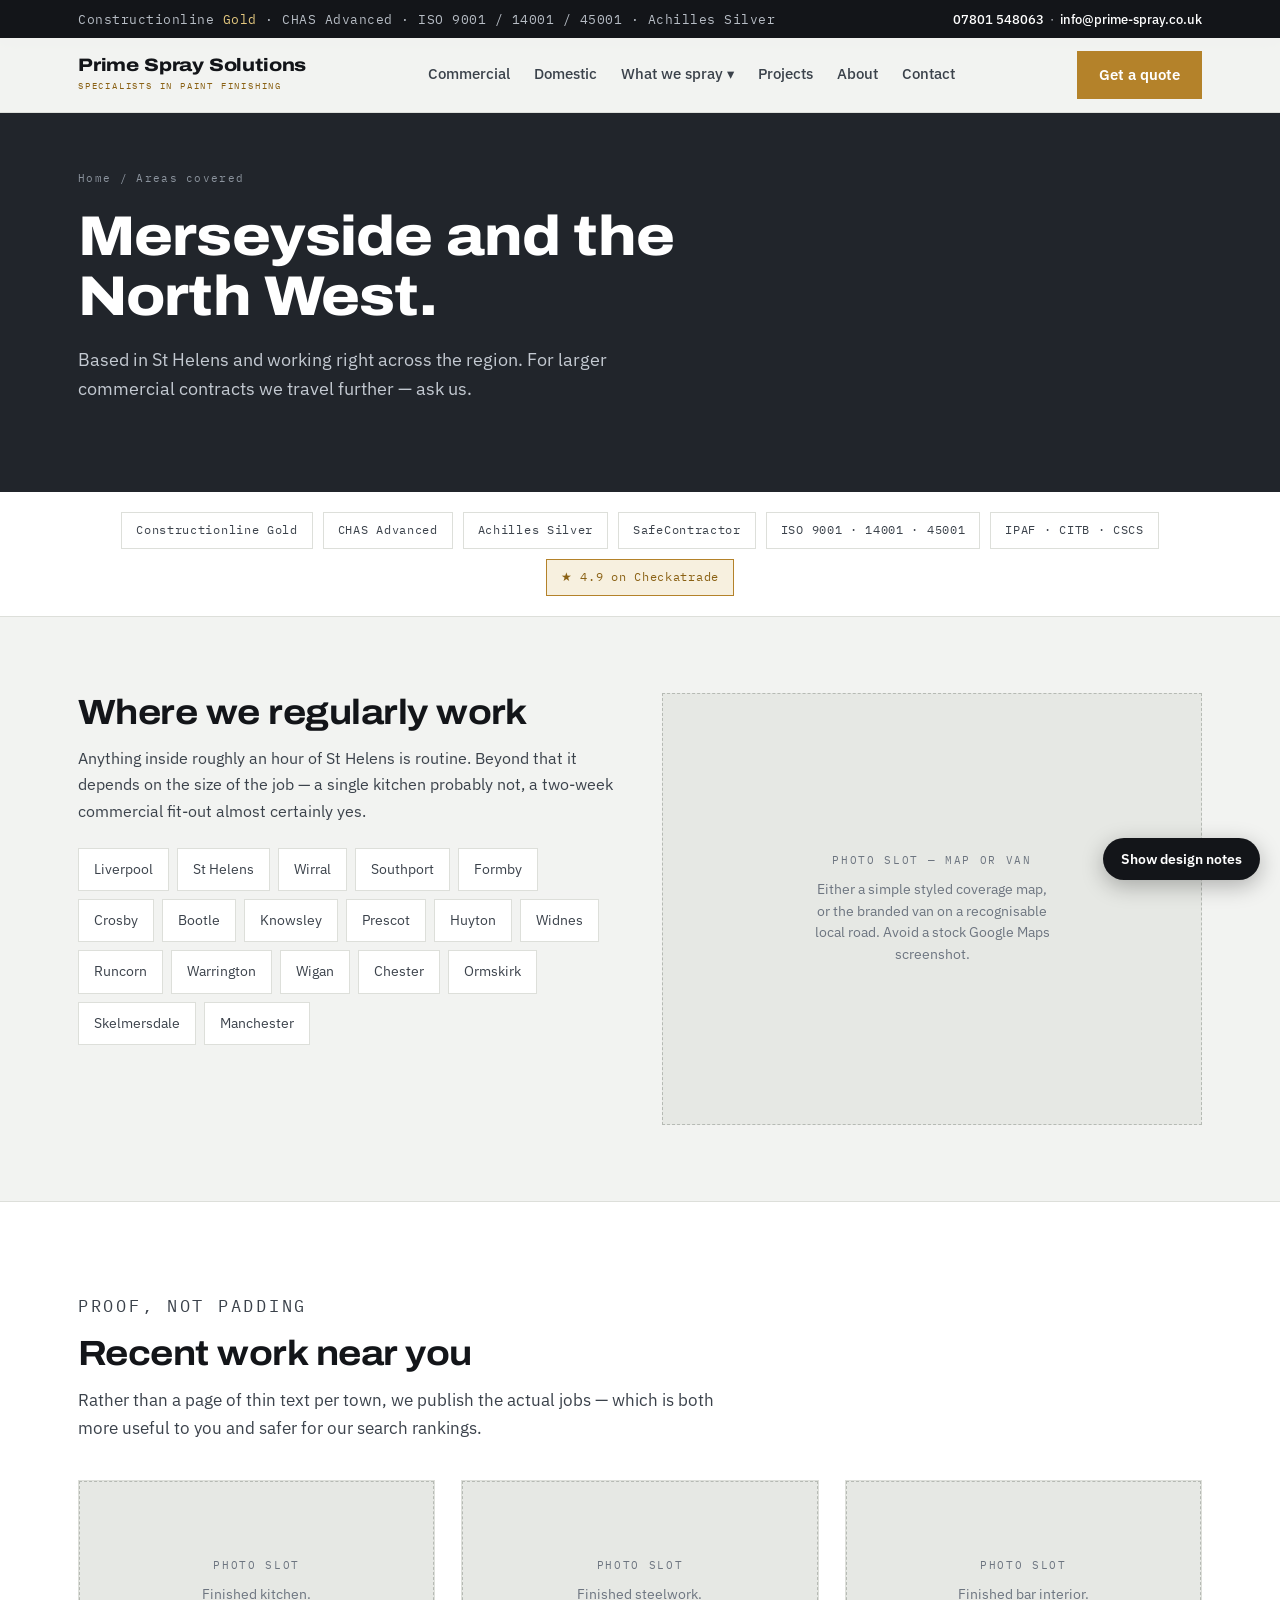
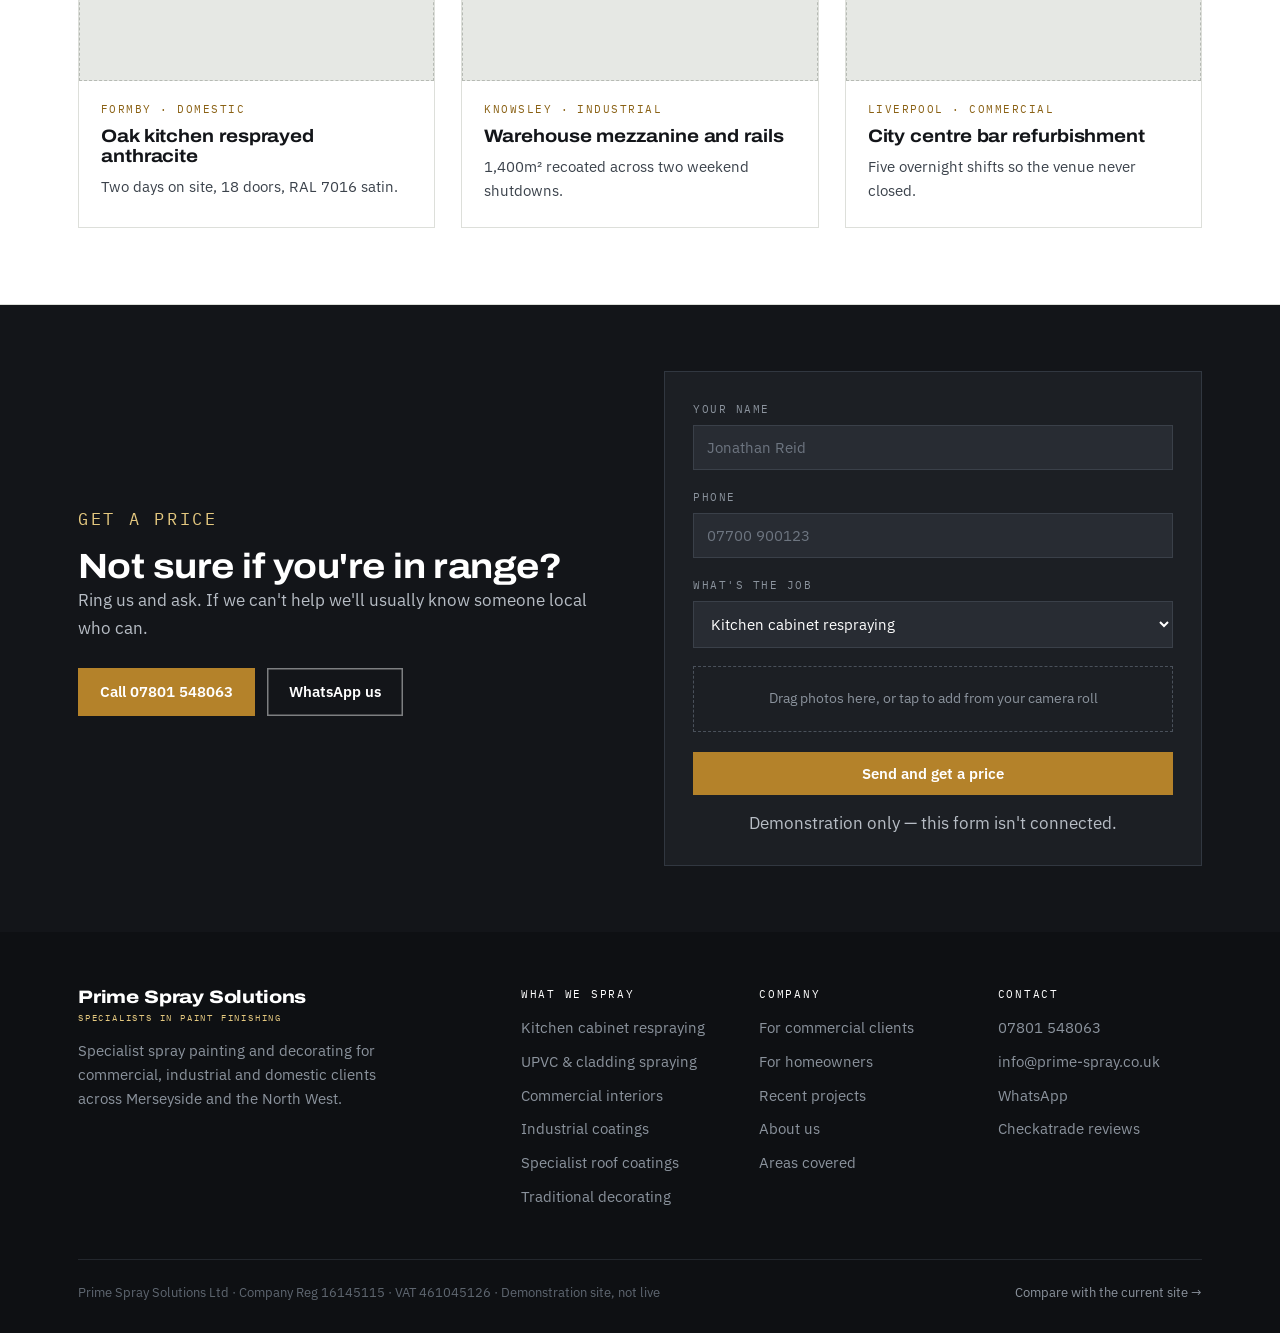
<file: areas.html>
<!DOCTYPE html>
<html lang="en-GB">
<head>
<meta charset="utf-8">
<meta name="viewport" content="width=device-width, initial-scale=1">
<title>Areas covered — Prime Spray Solutions</title>
<meta name="description" content="Spray painting and decorating across Merseyside, Cheshire and the North West from a base in St Helens.">
<link rel="canonical" href="https://prime-spray.co.uk/areas.html">
<link rel="preconnect" href="https://fonts.googleapis.com">
<link rel="preconnect" href="https://fonts.gstatic.com" crossorigin>
<link href="https://fonts.googleapis.com/css2?family=Archivo:wdth,wght@100..125,400..800&family=IBM+Plex+Mono:wght@400;500&family=IBM+Plex+Sans:wght@400;500;600&display=swap" rel="stylesheet">
<style>
:root{
  --ink:#131519;
  --graphite:#21252B;
  --steel:#3B424B;
  --mute:#6D7580;
  --paper:#F2F3F1;
  --card:#FFFFFF;
  --line:#DDDFDA;
  --brass:#B4822A;
  --brass-deep:#8A6114;
  --brass-tint:#F7F0DF;
  --display:"Archivo",system-ui,sans-serif;
  --body:"IBM Plex Sans",system-ui,sans-serif;
  --mono:"IBM Plex Mono",ui-monospace,monospace;
  --wrap:1180px;
}
*{box-sizing:border-box}
html{scroll-behavior:smooth;scroll-padding-top:96px}
@media (prefers-reduced-motion:reduce){html{scroll-behavior:auto}*{animation-duration:.001ms!important;transition-duration:.001ms!important}}
body{margin:0;background:var(--paper);color:var(--ink);font-family:var(--body);font-size:16px;line-height:1.65;-webkit-font-smoothing:antialiased}
img{max-width:100%}
a{color:inherit}
.wrap{max-width:var(--wrap);margin:0 auto;padding:0 28px}
.narrow{max-width:820px}
h1,h2,h3,h4{font-family:var(--display);font-weight:700;font-stretch:112%;letter-spacing:-.015em;line-height:1.1;margin:0}
h1{font-size:clamp(32px,4.8vw,56px);font-weight:800;line-height:1.06}
h2{font-size:clamp(24px,3.1vw,35px)}
h3{font-size:19px;letter-spacing:-.005em}
h4{font-size:16px}
p{margin:0 0 1rem}
.eyebrow{font-family:var(--mono);font-size:11.5px;letter-spacing:.16em;text-transform:uppercase;color:var(--brass-deep);margin:0 0 14px}
.eyebrow.light{color:#E4C87F}
:focus-visible{outline:2.5px solid var(--brass);outline-offset:3px}
.sr{position:absolute;width:1px;height:1px;overflow:hidden;clip:rect(0 0 0 0)}

/* notes */
.note{display:none;font-family:var(--mono);font-size:12.5px;line-height:1.6;background:#FFF8E4;border-left:3px solid var(--brass);color:#5C4310;padding:12px 16px;margin:0 0 24px}
body.notes-on .note{display:block}
.note b{font-weight:500;color:var(--brass-deep)}
.notebar{position:fixed;right:20px;bottom:20px;z-index:120}
.notebar button{font-family:var(--body);font-size:13.5px;font-weight:600;background:var(--ink);color:#fff;border:0;padding:12px 18px;border-radius:100px;cursor:pointer;box-shadow:0 6px 22px rgba(0,0,0,.28)}
.notebar button:hover{background:var(--steel)}

/* util bar */
.util{background:var(--ink);color:#B7BDC5;font-size:12.5px}
.util .wrap{display:flex;justify-content:space-between;align-items:center;gap:16px;min-height:38px;flex-wrap:wrap}
.util .accs{font-family:var(--mono);letter-spacing:.04em}
.util .accs b{color:#E4C87F;font-weight:400}
.util a{color:#fff;text-decoration:none;font-weight:500}
.util a:hover{color:#E4C87F}

/* header */
header{position:sticky;top:0;z-index:100;background:rgba(242,243,241,.95);backdrop-filter:blur(8px);border-bottom:1px solid var(--line)}
header .wrap{display:flex;align-items:center;justify-content:space-between;gap:20px;min-height:74px}
.brand{text-decoration:none;display:block;flex-shrink:0}
.brand .name{font-family:var(--display);font-weight:800;font-stretch:118%;font-size:18px;letter-spacing:-.01em;line-height:1}
.brand .sub{font-family:var(--mono);font-size:9px;letter-spacing:.2em;color:var(--brass-deep);margin-top:5px}
nav.main{display:flex;align-items:center;gap:24px}
nav.main>a,.drop>button{font-family:var(--body);font-size:14.5px;font-weight:500;text-decoration:none;color:var(--steel);padding:6px 0;border:0;background:none;cursor:pointer;border-bottom:2px solid transparent}
nav.main>a:hover,.drop>button:hover{color:var(--ink);border-bottom-color:var(--brass)}
nav.main>a.active,.drop.active>button{color:var(--ink);border-bottom-color:var(--brass)}
.drop{position:relative}
.drop-menu{position:absolute;top:calc(100% + 14px);left:-16px;background:var(--card);border:1px solid var(--line);min-width:266px;padding:8px;box-shadow:0 14px 34px rgba(19,21,25,.13);display:none}
.drop.open .drop-menu{display:block}
.drop-menu a{display:flex;gap:11px;align-items:flex-start;text-decoration:none;padding:10px 12px;font-size:14.5px;color:var(--steel)}
.drop-menu a:hover{background:var(--brass-tint);color:var(--ink)}
.drop-menu .sq{width:11px;height:11px;margin-top:6px;flex-shrink:0}
.btn{display:inline-block;font-family:var(--body);font-size:14.5px;font-weight:600;text-decoration:none;padding:12px 22px;border:0;cursor:pointer;transition:background .15s}
.btn-primary{background:var(--brass);color:#fff}
.btn-primary:hover{background:var(--brass-deep)}
.btn-ghost{background:transparent;color:#fff;box-shadow:inset 0 0 0 1.5px rgba(255,255,255,.45)}
.btn-ghost:hover{background:rgba(255,255,255,.1)}
.btn-dark{background:var(--ink);color:#fff}
.btn-dark:hover{background:var(--steel)}
.btn-line{background:transparent;color:var(--ink);box-shadow:inset 0 0 0 1.5px var(--line)}
.btn-line:hover{box-shadow:inset 0 0 0 1.5px var(--brass);color:var(--brass-deep)}
.hdr-cta{display:flex;gap:10px;align-items:center;flex-shrink:0}
.burger{display:none;background:none;border:1px solid var(--line);padding:9px 13px;font-size:13px;cursor:pointer;font-family:var(--body)}
nav.mob{display:none;border-top:1px solid var(--line);background:var(--card);padding:10px 0}
nav.mob.open{display:block}
nav.mob a{display:block;padding:12px 28px;text-decoration:none;color:var(--steel);font-size:15px;border-bottom:1px solid var(--line)}

/* hero */
.hero{background:var(--graphite);color:#fff;padding:74px 0 0;position:relative}
.hero-grid{display:grid;grid-template-columns:1.05fr .95fr;gap:56px;align-items:center}
.hero h1,.hero h2{color:#fff}
.hero p.lede{font-size:18px;color:#C3C9D1;max-width:38ch;margin:20px 0 30px}
.hero-cta{display:flex;gap:12px;flex-wrap:wrap}
.page-hero{background:var(--graphite);color:#fff;padding:56px 0 60px}
.page-hero h1{color:#fff;max-width:19ch}
.page-hero p.lede{font-size:17.5px;color:#C3C9D1;max-width:56ch;margin:20px 0 28px}
.crumb{font-family:var(--mono);font-size:11px;letter-spacing:.12em;color:#8B939D;margin-bottom:20px}
.crumb a{color:#8B939D;text-decoration:none}
.crumb a:hover{color:#E4C87F}

/* photo placeholders */
.shot{background:#E6E8E4;border:1px dashed #B6BAB4;display:flex;flex-direction:column;align-items:center;justify-content:center;text-align:center;padding:26px;color:var(--mute)}
.shot.dark{background:#2C3138;border-color:#5A626C;color:#8B939D}
.shot .ph{font-family:var(--mono);font-size:10.5px;letter-spacing:.16em;margin-bottom:10px}
.shot .desc{font-size:14px;line-height:1.55;max-width:30ch}
.r43{aspect-ratio:4/3}.r54{aspect-ratio:5/4}.r169{aspect-ratio:16/9}.r11{aspect-ratio:1/1}

/* swatch strip */
.swatches{display:flex;margin-top:60px;border-top:1px solid rgba(255,255,255,.14)}
.sw{flex:1;padding:16px 14px 18px;border-right:1px solid rgba(255,255,255,.14);transition:flex .3s}
.sw:last-child{border-right:0}
.sw:hover{flex:1.5}
.sw .chip{height:34px;margin-bottom:12px}
.sw .code{font-family:var(--mono);font-size:11px;letter-spacing:.1em;color:#fff}
.sw .nm{font-size:12px;color:#98A0AA;margin-top:3px;white-space:nowrap}

/* trust */
.trust{background:var(--card);border-bottom:1px solid var(--line);padding:20px 0}
.trust .wrap{display:flex;flex-wrap:wrap;gap:10px;align-items:center;justify-content:center}
.badge{font-family:var(--mono);font-size:11.5px;letter-spacing:.06em;color:var(--steel);border:1px solid var(--line);padding:8px 14px;white-space:nowrap;text-decoration:none}
.badge.star{border-color:var(--brass);color:var(--brass-deep);background:var(--brass-tint)}

section{padding:76px 0}
section.tight{padding:52px 0}
.on-card{background:var(--card);border-top:1px solid var(--line);border-bottom:1px solid var(--line)}
.dark{background:var(--graphite);color:#fff}
.dark h2,.dark h3{color:#fff}
.dark .sec-head p{color:#BCC3CB}
.sec-head{max-width:64ch;margin-bottom:38px}
.sec-head p{color:var(--steel);font-size:17px;margin-top:14px}
.dark p{color:#C3C9D1}

/* tabs */
.tabs{display:flex;border:1px solid var(--line);background:var(--card);width:fit-content;margin-bottom:32px}
.tab{font-family:var(--body);font-size:15px;font-weight:600;padding:14px 28px;background:none;border:0;cursor:pointer;color:var(--mute);border-bottom:3px solid transparent}
.tab[aria-selected="true"]{color:var(--ink);border-bottom-color:var(--brass);background:var(--brass-tint)}
.panel[hidden]{display:none}

/* two-col */
.two{display:grid;grid-template-columns:1fr 1fr;gap:44px;align-items:start}
.two.wide-left{grid-template-columns:1.15fr .85fr}
.ticks{list-style:none;padding:0;margin:0 0 24px}
.ticks li{padding:13px 0 13px 30px;border-bottom:1px solid var(--line);position:relative;font-size:15.5px}
.ticks li::before{content:"";position:absolute;left:0;top:19px;width:13px;height:13px;background:var(--brass)}
.dark .ticks li{border-bottom-color:rgba(255,255,255,.14);color:#DDE1E6}

/* service grid */
.svc-grid{display:grid;grid-template-columns:repeat(auto-fit,minmax(258px,1fr));gap:1px;background:var(--line);border:1px solid var(--line)}
.svc{background:var(--card);padding:26px 24px 28px;text-decoration:none;color:inherit;display:block;transition:background .15s}
.svc:hover{background:var(--brass-tint)}
.svc .chip{height:8px;width:52px;margin-bottom:18px}
.svc h3{margin-bottom:8px}
.svc p{font-size:14.5px;color:var(--steel);margin:0 0 14px}
.svc .price{font-family:var(--mono);font-size:12.5px;color:var(--brass-deep);letter-spacing:.05em}

/* spec table */
.spec-table{width:100%;border-collapse:collapse;font-size:15px;background:var(--card);border:1px solid var(--line)}
.spec-table th,.spec-table td{text-align:left;padding:15px 18px;border-bottom:1px solid var(--line);vertical-align:top}
.spec-table th{font-family:var(--mono);font-size:11px;letter-spacing:.12em;text-transform:uppercase;color:var(--mute);font-weight:400;width:34%}
.spec-table tr:last-child th,.spec-table tr:last-child td{border-bottom:0}

/* price panel */
.price-panel{background:var(--brass-tint);border:1px solid #E8DCBE;padding:28px}
.price-panel .big{font-family:var(--display);font-weight:800;font-stretch:118%;font-size:38px;line-height:1;color:var(--brass-deep)}
.price-panel .unit{font-family:var(--mono);font-size:11.5px;letter-spacing:.14em;color:var(--brass-deep);margin-bottom:14px}
.price-panel p{font-size:14.5px;color:#5C4310;margin:14px 0 18px}

/* before after */
.ba-wrap{background:var(--card);border:1px solid var(--line);padding:22px}
.ba{position:relative;aspect-ratio:16/9;overflow:hidden;background:#E6E8E4;user-select:none;cursor:ew-resize}
.ba .side{position:absolute;inset:0;display:flex;flex-direction:column;align-items:center;justify-content:center;text-align:center;padding:24px;color:var(--mute)}
.ba .after{background:#D8DCD6}
.ba .tag{font-family:var(--mono);font-size:11px;letter-spacing:.16em;position:absolute;top:14px;padding:5px 10px;background:rgba(19,21,25,.82);color:#fff}
.ba .before .tag{left:14px}
.ba .after .tag{right:14px;background:var(--brass)}
.ba .desc{font-size:14px;max-width:26ch;line-height:1.55}
.ba-handle{position:absolute;top:0;bottom:0;left:50%;width:3px;background:var(--brass);transform:translateX(-1.5px);pointer-events:none}
.ba-handle::after{content:"";position:absolute;top:50%;left:50%;width:38px;height:38px;margin:-19px 0 0 -19px;background:var(--brass);border-radius:50%;box-shadow:0 0 0 4px rgba(255,255,255,.85)}
.ba-range{width:100%;margin:16px 0 0;accent-color:var(--brass)}
.ba-meta{display:flex;justify-content:space-between;gap:16px;flex-wrap:wrap;margin-top:12px;font-size:14.5px;color:var(--steel)}
.ba-meta .spec{font-family:var(--mono);font-size:12px;color:var(--mute);letter-spacing:.05em}

/* steps */
.steps{display:grid;grid-template-columns:repeat(auto-fit,minmax(228px,1fr));gap:28px}
.step .n{font-family:var(--mono);font-size:12px;letter-spacing:.16em;color:var(--brass-deep);padding-bottom:12px;border-bottom:2px solid var(--brass);display:block;margin-bottom:16px}
.step p{font-size:15px;color:var(--steel);margin:8px 0 0}
.dark .step .n{color:#E4C87F}
.dark .step p{color:#C3C9D1}

/* reviews */
.revs{display:grid;grid-template-columns:repeat(auto-fit,minmax(258px,1fr));gap:26px}
.rev{border-top:2px solid var(--brass);padding-top:18px}
.rev p{font-size:15.5px;line-height:1.7;margin-bottom:10px}
.dark .rev p{color:#DDE1E6}
.rev .who{font-family:var(--mono);font-size:11.5px;letter-spacing:.08em;color:var(--mute)}
.dark .rev .who{color:#969EA8}

/* project cards */
.proj-grid{display:grid;grid-template-columns:repeat(auto-fit,minmax(300px,1fr));gap:26px}
.proj{background:var(--card);border:1px solid var(--line);text-decoration:none;color:inherit;display:block;transition:border-color .15s}
.proj:hover{border-color:var(--brass)}
.proj .body{padding:20px 22px 24px}
.proj .kind{font-family:var(--mono);font-size:10.5px;letter-spacing:.14em;color:var(--brass-deep);margin-bottom:9px}
.proj h3{margin-bottom:8px;font-size:18px}
.proj p{font-size:14.5px;color:var(--steel);margin:0}
.proj .meta{font-family:var(--mono);font-size:11.5px;color:var(--mute);letter-spacing:.05em;margin-top:14px}

/* faq */
.faq{border-top:1px solid var(--line)}
.faq details{border-bottom:1px solid var(--line)}
.faq summary{cursor:pointer;padding:19px 0;font-size:16.5px;font-weight:500;list-style:none;display:flex;justify-content:space-between;gap:20px;align-items:center}
.faq summary::-webkit-details-marker{display:none}
.faq summary::after{content:"+";font-family:var(--mono);font-size:20px;color:var(--brass);flex-shrink:0}
.faq details[open] summary::after{content:"\2212"}
.faq p{font-size:15.5px;color:var(--steel);margin:0 0 20px;max-width:70ch}

/* areas */
.areas{display:flex;flex-wrap:wrap;gap:8px}
.areas a{font-size:14px;text-decoration:none;background:var(--card);border:1px solid var(--line);padding:9px 15px;color:var(--steel)}
.areas a:hover{border-color:var(--brass);color:var(--brass-deep)}

/* stats */
.stats{display:grid;grid-template-columns:repeat(auto-fit,minmax(170px,1fr));gap:1px;background:var(--line);border:1px solid var(--line)}
.stat{background:var(--card);padding:24px}
.stat .v{font-family:var(--display);font-weight:800;font-stretch:118%;font-size:34px;line-height:1;color:var(--ink)}
.stat .l{font-family:var(--mono);font-size:11px;letter-spacing:.12em;color:var(--mute);margin-top:10px;text-transform:uppercase}

/* quote */
.quote{background:var(--ink);color:#fff;padding:66px 0}
.quote h2{color:#fff}
.quote .inner{display:grid;grid-template-columns:1fr 1fr;gap:48px;align-items:center}
.quote p{color:#B7BDC5;font-size:17px}
.form{background:#1C1F24;border:1px solid #313740;padding:28px}
.form label{display:block;font-family:var(--mono);font-size:11px;letter-spacing:.14em;color:#8B939D;margin:0 0 7px}
.form input,.form select,.form textarea{width:100%;background:#282C33;border:1px solid #3A4049;color:#fff;font-family:var(--body);font-size:15px;padding:12px 13px;margin-bottom:18px}
.form input::placeholder,.form textarea::placeholder{color:#6D7580}
.form .err{color:#E39B8C;font-size:13px;margin:-12px 0 14px;display:none}
.drop-zone{border:1px dashed #4A515B;padding:20px;text-align:center;color:#8B939D;font-size:14px;margin-bottom:20px}
.form .btn{width:100%;text-align:center}
.form-note{font-size:13px;color:#7C848E;margin:14px 0 0;text-align:center}

/* footer */
footer{background:#0E1013;color:#8B939D;padding:56px 0 30px;font-size:14.5px}
.fgrid{display:grid;grid-template-columns:2fr 1fr 1fr 1fr;gap:34px;margin-bottom:40px}
footer h4{font-family:var(--mono);font-size:11px;letter-spacing:.16em;color:#fff;font-weight:400;margin:0 0 16px;font-stretch:100%}
footer ul{list-style:none;padding:0;margin:0}
footer li{margin-bottom:10px}
footer a{color:#8B939D;text-decoration:none}
footer a:hover{color:#E4C87F}
.legal{border-top:1px solid #23272D;padding-top:22px;font-size:12.5px;color:#5F6771;display:flex;justify-content:space-between;gap:20px;flex-wrap:wrap}

@media(max-width:980px){
  .hero-grid,.two,.two.wide-left,.quote .inner{grid-template-columns:1fr}
  .fgrid{grid-template-columns:1fr 1fr}
  .swatches{flex-wrap:wrap}
  .sw{flex:1 1 33%;border-bottom:1px solid rgba(255,255,255,.14)}
}
@media(max-width:820px){
  nav.main{display:none}
  .burger{display:block}
  .util .accs{display:none}
  section{padding:52px 0}
  .hero{padding-top:46px}
  .page-hero{padding:40px 0 44px}
}
@media(max-width:520px){
  .fgrid{grid-template-columns:1fr}
  .tabs{width:100%}
  .tab{flex:1;padding:13px 8px;font-size:14px}
  .spec-table th{width:42%}
}

</style>
</head>
<body>

<div class="notebar"><button id="noteBtn" type="button">Show design notes</button></div>

<div class="util">
  <div class="wrap">
    <div class="accs">Constructionline <b>Gold</b> · CHAS Advanced · ISO 9001 / 14001 / 45001 · Achilles Silver</div>
    <div><a href="tel:07801548063">07801 548063</a> &nbsp;·&nbsp; <a href="mailto:info@prime-spray.co.uk">info@prime-spray.co.uk</a></div>
  </div>
</div>

<header>
  <div class="wrap">
    <a class="brand" href="index.html">
      <div class="name">Prime Spray Solutions</div>
      <div class="sub">SPECIALISTS IN PAINT FINISHING</div>
    </a>
    <nav class="main">
        <a href="commercial.html">Commercial</a>
        <a href="domestic.html">Domestic</a>
        <div class="drop ">
          <button type="button" aria-haspopup="true">What we spray ▾</button>
          <div class="drop-menu">
          <a href="service-kitchens.html"><span class="sq" style="background:#383E42"></span>Kitchen cabinet respraying</a>
          <a href="service-upvc.html"><span class="sq" style="background:#F1F0EA;box-shadow:inset 0 0 0 1px var(--line)"></span>UPVC &amp; cladding spraying</a>
          <a href="service-commercial-interiors.html"><span class="sq" style="background:#C5C7C4"></span>Commercial interiors</a>
          <a href="service-industrial.html"><span class="sq" style="background:#14487A"></span>Industrial coatings</a>
          <a href="service-roof-coatings.html"><span class="sq" style="background:#2F4538"></span>Specialist roof coatings</a>
          <a href="service-decorating.html"><span class="sq" style="background:#B4822A"></span>Traditional decorating</a>
          </div>
        </div>
        <a href="projects.html">Projects</a>
        <a href="about.html">About</a>
        <a href="contact.html">Contact</a>
    </nav>
    <div class="hdr-cta">
      <button class="burger" id="burger" type="button">Menu</button>
      <a class="btn btn-primary" href="contact.html">Get a quote</a>
    </div>
  </div>
  <nav class="mob" id="mobnav">
      <a href="index.html">Home</a>
      <a href="commercial.html">Commercial</a>
      <a href="domestic.html">Domestic</a>
      <a href="service-kitchens.html">Kitchen cabinet respraying</a>
      <a href="service-upvc.html">UPVC &amp; cladding spraying</a>
      <a href="service-commercial-interiors.html">Commercial interiors</a>
      <a href="service-industrial.html">Industrial coatings</a>
      <a href="service-roof-coatings.html">Specialist roof coatings</a>
      <a href="service-decorating.html">Traditional decorating</a>
      <a href="projects.html">Projects</a>
      <a href="about.html">About</a>
      <a href="contact.html">Contact</a>
  </nav>
</header>

<main>

<div class="page-hero">
  <div class="wrap">
    <div class="crumb"><a href="index.html">Home</a> / Areas covered</div>
    <h1>Merseyside and the North West.</h1>
    <p class="lede">Based in St Helens and working right across the region. For larger commercial contracts we travel further — ask us.</p>
  </div>
</div>

<div class="trust">
  <div class="wrap">
    <span class="badge">Constructionline Gold</span>
    <span class="badge">CHAS Advanced</span>
    <span class="badge">Achilles Silver</span>
    <span class="badge">SafeContractor</span>
    <span class="badge">ISO 9001 · 14001 · 45001</span>
    <span class="badge">IPAF · CITB · CSCS</span>
    <a class="badge star" href="https://www.checkatrade.com/trades/primespraysolutions" target="_blank" rel="noopener">★ 4.9 on Checkatrade</a>
  </div>
</div>


<section>
  <div class="wrap">
    <div class="note"><b>Change 4 — one honest page instead of 32 fake ones.</b> The live site has a separate near-identical page for each town, which Google classes as doorway pages and now penalises. One coverage page plus genuine local project write-ups earns the same relevance without the risk.</div>
    <div class="two">
      <div>
        <h2>Where we regularly work</h2>
        <p style="color:var(--steel);margin-top:14px">Anything inside roughly an hour of St Helens is routine. Beyond that it depends on the size of the job — a single kitchen probably not, a two-week commercial fit-out almost certainly yes.</p>
        <div class="areas" style="margin-top:24px"><a href="contact.html">Liverpool</a><a href="contact.html">St Helens</a><a href="contact.html">Wirral</a><a href="contact.html">Southport</a><a href="contact.html">Formby</a><a href="contact.html">Crosby</a><a href="contact.html">Bootle</a><a href="contact.html">Knowsley</a><a href="contact.html">Prescot</a><a href="contact.html">Huyton</a><a href="contact.html">Widnes</a><a href="contact.html">Runcorn</a><a href="contact.html">Warrington</a><a href="contact.html">Wigan</a><a href="contact.html">Chester</a><a href="contact.html">Ormskirk</a><a href="contact.html">Skelmersdale</a><a href="contact.html">Manchester</a></div>
      </div>
      <div class="shot r54 "><div class="ph">PHOTO SLOT — MAP OR VAN</div><div class="desc">Either a simple styled coverage map, or the branded van on a recognisable local road. Avoid a stock Google Maps screenshot.</div></div>
    </div>
  </div>
</section>

<section class="on-card">
  <div class="wrap">
    <div class="sec-head"><p class="eyebrow">Proof, not padding</p><h2>Recent work near you</h2><p>Rather than a page of thin text per town, we publish the actual jobs — which is both more useful to you and safer for our search rankings.</p></div>
    <div class="proj-grid">
      <a class="proj" href="project-formby-kitchen.html"><div class="shot r169 "><div class="ph">PHOTO SLOT</div><div class="desc">Finished kitchen.</div></div><div class="body"><div class="kind">FORMBY · DOMESTIC</div><h3>Oak kitchen resprayed anthracite</h3><p>Two days on site, 18 doors, RAL 7016 satin.</p></div></a>
      <a class="proj" href="project-knowsley-warehouse.html"><div class="shot r169 "><div class="ph">PHOTO SLOT</div><div class="desc">Finished steelwork.</div></div><div class="body"><div class="kind">KNOWSLEY · INDUSTRIAL</div><h3>Warehouse mezzanine and rails</h3><p>1,400m² recoated across two weekend shutdowns.</p></div></a>
      <a class="proj" href="projects.html"><div class="shot r169 "><div class="ph">PHOTO SLOT</div><div class="desc">Finished bar interior.</div></div><div class="body"><div class="kind">LIVERPOOL · COMMERCIAL</div><h3>City centre bar refurbishment</h3><p>Five overnight shifts so the venue never closed.</p></div></a>
    </div>
  </div>
</section>

<div class="quote" id="quote">
  <div class="wrap">
    <div class="inner">
      <div>
        <p class="eyebrow light">Get a price</p>
        <h2>Not sure if you're in range?</h2>
        <p>Ring us and ask. If we can't help we'll usually know someone local who can.</p>
        <p style="margin-top:26px"><a class="btn btn-primary" href="tel:07801548063">Call 07801 548063</a> <a class="btn btn-ghost" href="https://wa.me/447801548063" target="_blank" rel="noopener" style="margin-left:8px">WhatsApp us</a></p>
      </div>
      <form class="form" id="quoteForm" novalidate>
        <label for="fname">YOUR NAME</label>
        <input id="fname" type="text" placeholder="Jonathan Reid">
        <div class="err" id="fnameErr">Enter your name so we know who we're quoting.</div>
        <label for="fphone">PHONE</label>
        <input id="fphone" type="tel" placeholder="07700 900123">
        <label for="fjob">WHAT'S THE JOB</label>
        <select id="fjob">
          <option>Kitchen cabinet respraying</option>
          <option>UPVC windows or doors</option>
          <option>Commercial interior</option>
          <option>Industrial coating</option>
          <option>Roof coating</option>
          <option>Traditional decorating</option>
        </select>
        <div class="drop-zone">Drag photos here, or tap to add from your camera roll</div>
        <button class="btn btn-primary" type="submit">Send and get a price</button>
        <p class="form-note">Demonstration only — this form isn't connected.</p>
      </form>
    </div>
  </div>
</div>


</main>

<footer>
  <div class="wrap">
    <div class="fgrid">
      <div>
        <div class="brand" style="margin-bottom:14px">
          <div class="name" style="color:#fff">Prime Spray Solutions</div>
          <div class="sub" style="color:#E4C87F">SPECIALISTS IN PAINT FINISHING</div>
        </div>
        <p style="max-width:34ch;margin:0">Specialist spray painting and decorating for commercial, industrial and domestic clients across Merseyside and the North West.</p>
      </div>
      <div>
        <h4>WHAT WE SPRAY</h4>
        <ul><li><a href="service-kitchens.html">Kitchen cabinet respraying</a></li>
          <li><a href="service-upvc.html">UPVC &amp; cladding spraying</a></li>
          <li><a href="service-commercial-interiors.html">Commercial interiors</a></li>
          <li><a href="service-industrial.html">Industrial coatings</a></li>
          <li><a href="service-roof-coatings.html">Specialist roof coatings</a></li>
          <li><a href="service-decorating.html">Traditional decorating</a></li></ul>
      </div>
      <div>
        <h4>COMPANY</h4>
        <ul>
          <li><a href="commercial.html">For commercial clients</a></li>
          <li><a href="domestic.html">For homeowners</a></li>
          <li><a href="projects.html">Recent projects</a></li>
          <li><a href="about.html">About us</a></li>
          <li><a href="areas.html">Areas covered</a></li>
        </ul>
      </div>
      <div>
        <h4>CONTACT</h4>
        <ul>
          <li><a href="tel:07801548063">07801 548063</a></li>
          <li><a href="mailto:info@prime-spray.co.uk">info@prime-spray.co.uk</a></li>
          <li><a href="https://wa.me/447801548063" target="_blank" rel="noopener">WhatsApp</a></li>
          <li><a href="https://www.checkatrade.com/trades/primespraysolutions" target="_blank" rel="noopener">Checkatrade reviews</a></li>
        </ul>
      </div>
    </div>
    <div class="legal">
      <div>Prime Spray Solutions Ltd · Company Reg 16145115 · VAT 461045126 · Demonstration site, not live</div>
      <div><a href="https://prime-spray.co.uk/" target="_blank" rel="noopener">Compare with the current site →</a></div>
    </div>
  </div>
</footer>
<script>
(function(){
  var btn=document.getElementById('noteBtn');
  if(btn){
    if(sessionStorage.getItem('pssNotes')==='1'){
      document.body.classList.add('notes-on');btn.textContent='Hide design notes';
    }
    btn.addEventListener('click',function(){
      var on=document.body.classList.toggle('notes-on');
      btn.textContent=on?'Hide design notes':'Show design notes';
      sessionStorage.setItem('pssNotes',on?'1':'0');
    });
  }

  var drop=document.querySelector('.drop');
  if(drop){
    var dbtn=drop.querySelector('button');
    dbtn.addEventListener('click',function(e){e.stopPropagation();drop.classList.toggle('open');});
    document.addEventListener('click',function(){drop.classList.remove('open');});
    document.addEventListener('keydown',function(e){if(e.key==='Escape')drop.classList.remove('open');});
  }

  var burger=document.getElementById('burger'),mob=document.getElementById('mobnav');
  if(burger&&mob){burger.addEventListener('click',function(){mob.classList.toggle('open');});}

  var tabs=document.querySelectorAll('[role="tab"]');
  if(tabs.length){
    tabs.forEach(function(t){
      t.addEventListener('click',function(){
        tabs.forEach(function(x){
          var sel=(x===t);
          x.setAttribute('aria-selected',sel?'true':'false');
          document.getElementById(x.getAttribute('aria-controls')).hidden=!sel;
        });
      });
    });
  }

  document.querySelectorAll('.ba').forEach(function(ba){
    var after=ba.querySelector('.after'),
        handle=ba.querySelector('.ba-handle'),
        range=ba.parentNode.querySelector('.ba-range');
    function setPos(v){
      v=Math.max(0,Math.min(100,v));
      after.style.clipPath='inset(0 0 0 '+v+'%)';
      handle.style.left=v+'%';
    }
    function fromEvent(e){
      var r=ba.getBoundingClientRect();
      var x=(e.touches?e.touches[0].clientX:e.clientX)-r.left;
      var v=Math.round(x/r.width*100);
      if(range)range.value=v;
      setPos(v);
    }
    if(range)range.addEventListener('input',function(){setPos(parseFloat(range.value));});
    var dragging=false;
    ba.addEventListener('mousedown',function(e){dragging=true;fromEvent(e);e.preventDefault();});
    window.addEventListener('mousemove',function(e){if(dragging)fromEvent(e);});
    window.addEventListener('mouseup',function(){dragging=false;});
    ba.addEventListener('touchstart',function(e){fromEvent(e);},{passive:true});
    ba.addEventListener('touchmove',function(e){fromEvent(e);},{passive:true});
    setPos(50);
  });

  var form=document.getElementById('quoteForm');
  if(form){
    form.addEventListener('submit',function(e){
      e.preventDefault();
      var n=form.querySelector('#fname'),err=form.querySelector('#fnameErr');
      if(!n.value.trim()){
        err.style.display='block';n.style.borderColor='#C86B5A';n.focus();return;
      }
      err.style.display='none';n.style.borderColor='#3A4049';
      alert('Demonstration only \u2014 this form is not connected to anything yet.');
    });
    form.querySelector('#fname').addEventListener('input',function(){
      form.querySelector('#fnameErr').style.display='none';
      this.style.borderColor='#3A4049';
    });
  }
})();

</script>
</body>
</html>
</file>
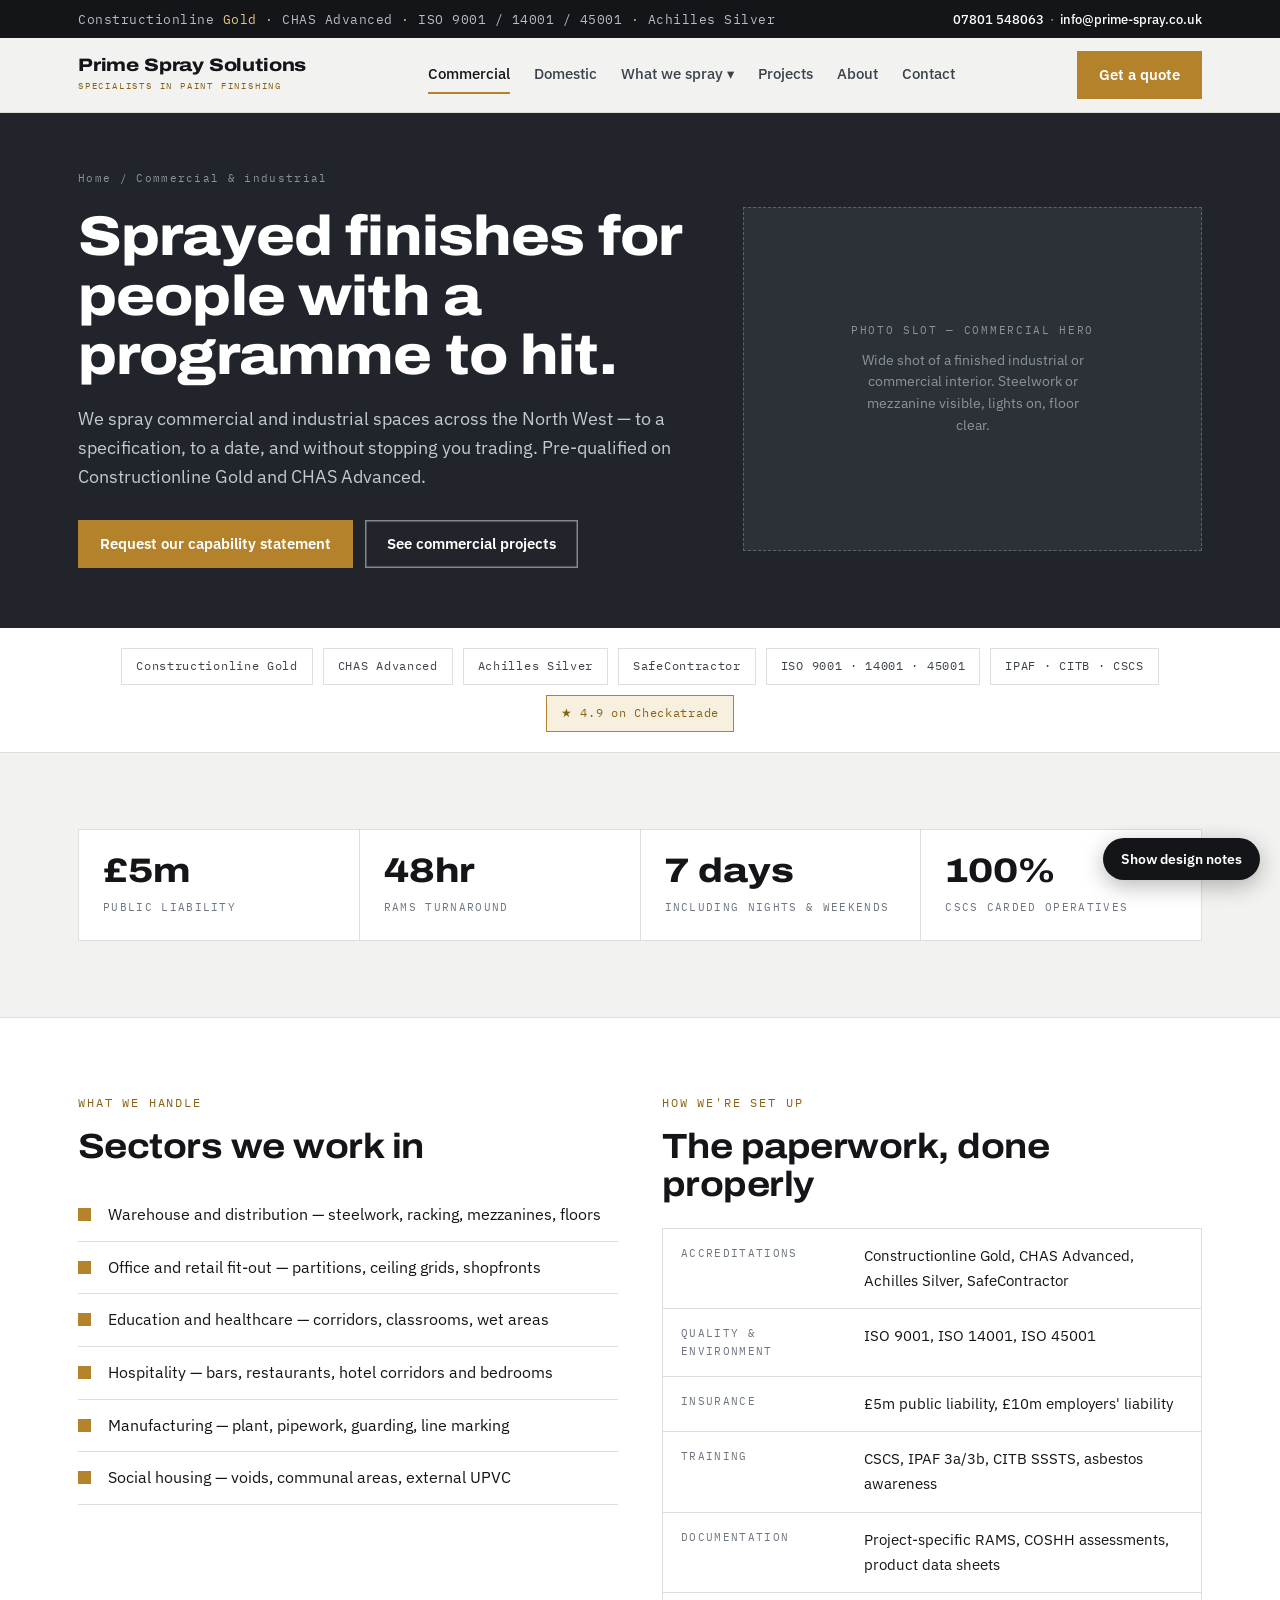
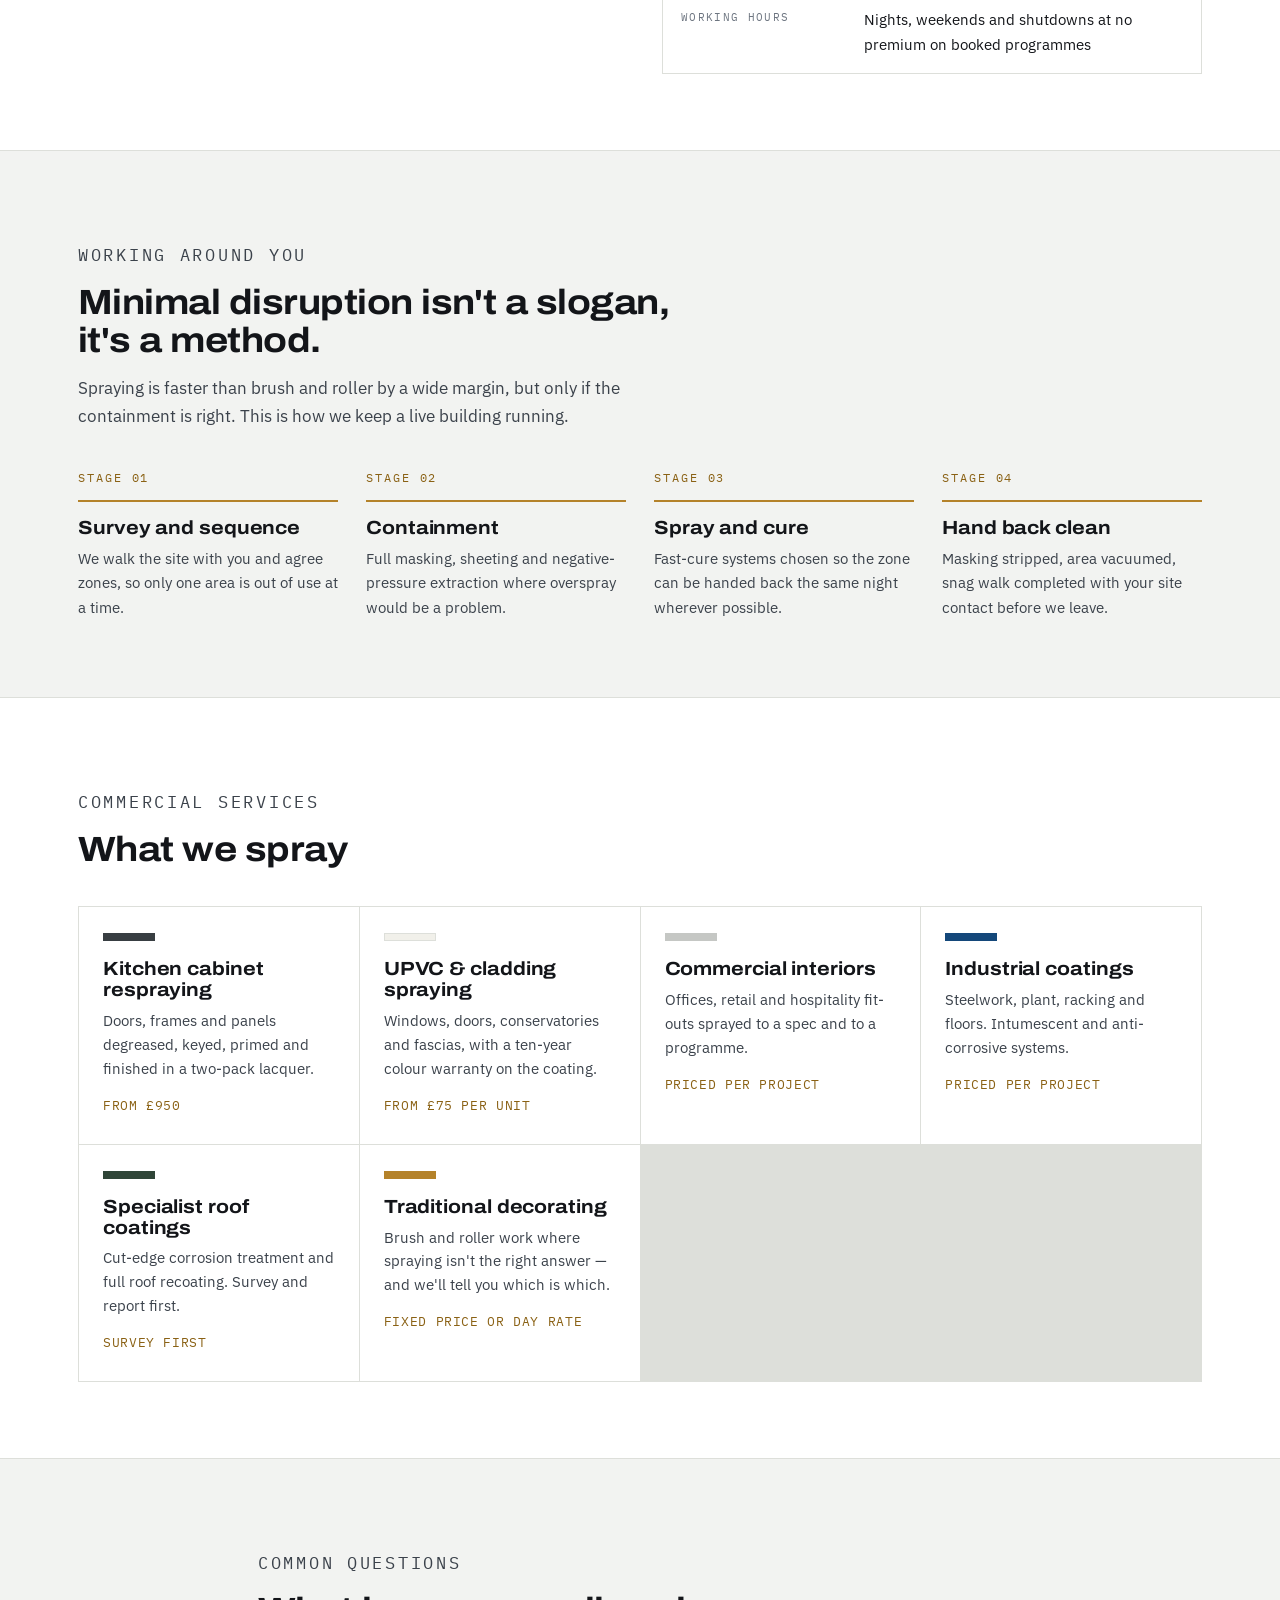
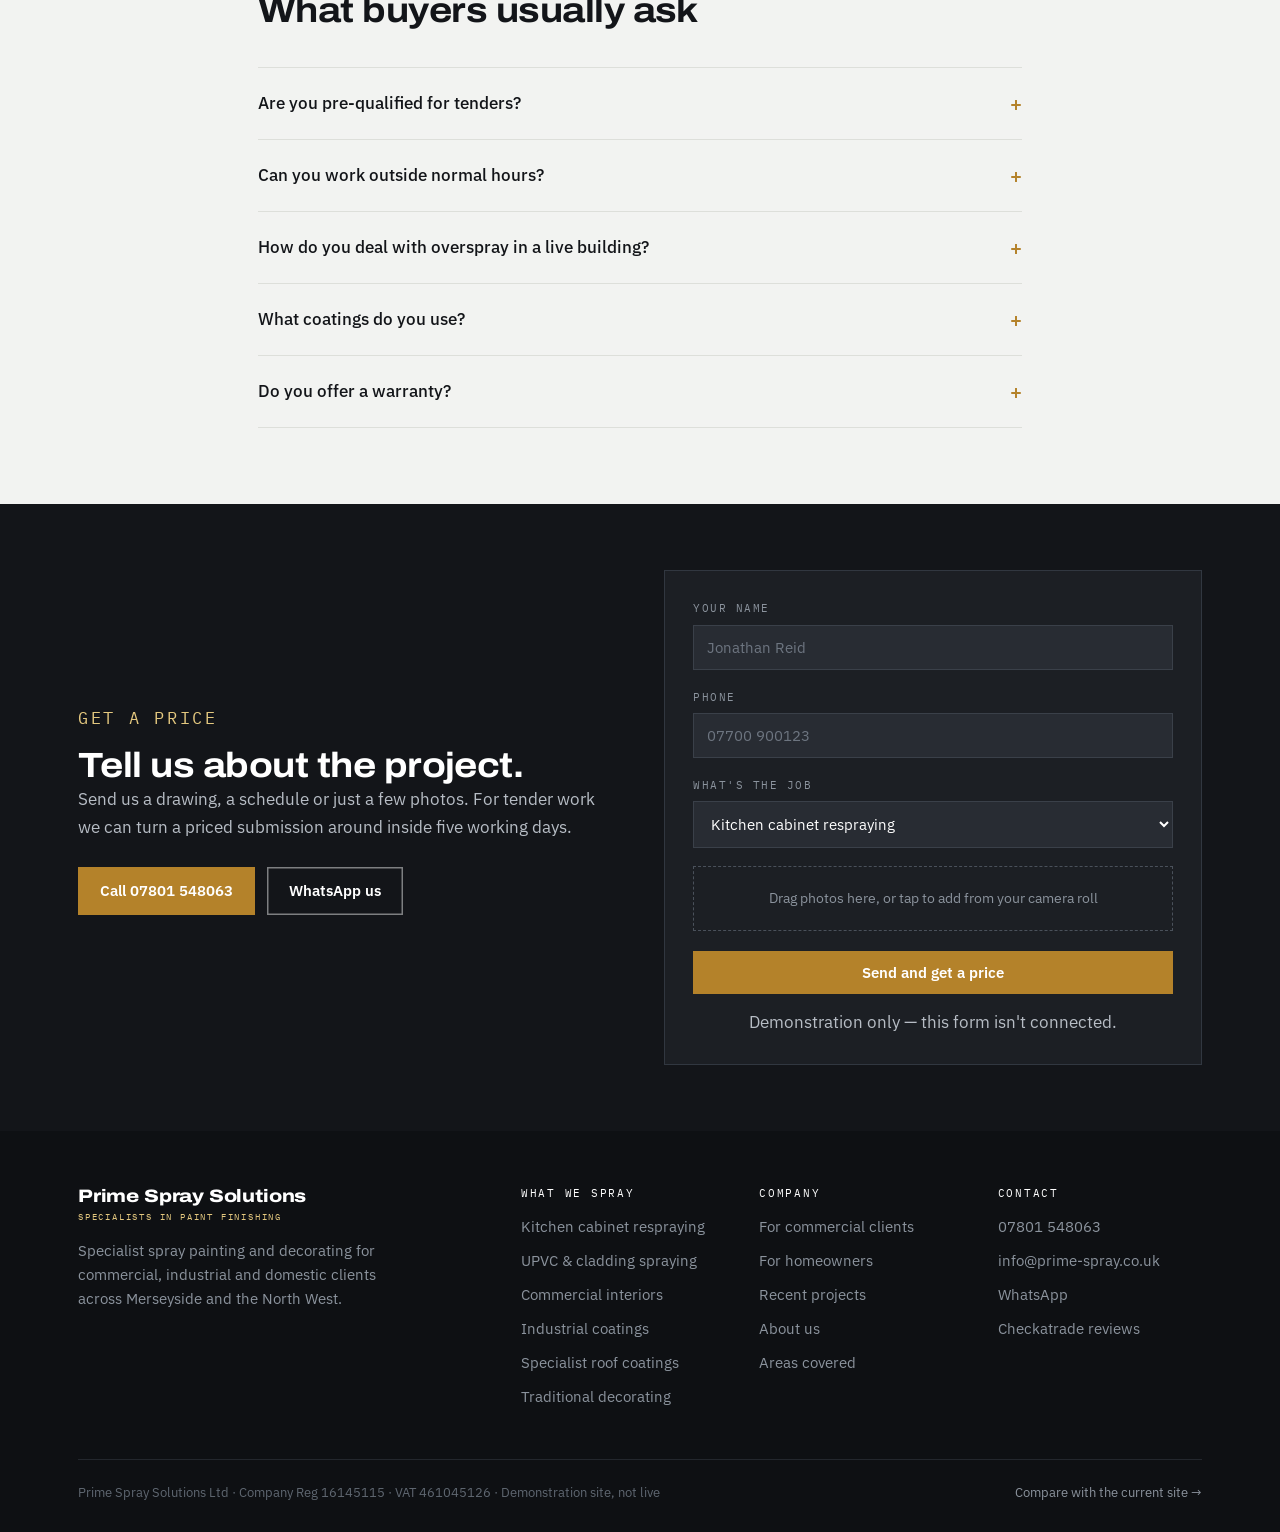
<file: commercial.html>
<!DOCTYPE html>
<html lang="en-GB">
<head>
<meta charset="utf-8">
<meta name="viewport" content="width=device-width, initial-scale=1">
<title>Commercial &amp; industrial spray painting — Prime Spray Solutions</title>
<meta name="description" content="Accredited commercial and industrial spray painting across the North West. Constructionline Gold, CHAS Advanced, ISO 9001/14001/45001. Night and weekend working available.">
<link rel="canonical" href="https://prime-spray.co.uk/commercial.html">
<link rel="preconnect" href="https://fonts.googleapis.com">
<link rel="preconnect" href="https://fonts.gstatic.com" crossorigin>
<link href="https://fonts.googleapis.com/css2?family=Archivo:wdth,wght@100..125,400..800&family=IBM+Plex+Mono:wght@400;500&family=IBM+Plex+Sans:wght@400;500;600&display=swap" rel="stylesheet">
<style>
:root{
  --ink:#131519;
  --graphite:#21252B;
  --steel:#3B424B;
  --mute:#6D7580;
  --paper:#F2F3F1;
  --card:#FFFFFF;
  --line:#DDDFDA;
  --brass:#B4822A;
  --brass-deep:#8A6114;
  --brass-tint:#F7F0DF;
  --display:"Archivo",system-ui,sans-serif;
  --body:"IBM Plex Sans",system-ui,sans-serif;
  --mono:"IBM Plex Mono",ui-monospace,monospace;
  --wrap:1180px;
}
*{box-sizing:border-box}
html{scroll-behavior:smooth;scroll-padding-top:96px}
@media (prefers-reduced-motion:reduce){html{scroll-behavior:auto}*{animation-duration:.001ms!important;transition-duration:.001ms!important}}
body{margin:0;background:var(--paper);color:var(--ink);font-family:var(--body);font-size:16px;line-height:1.65;-webkit-font-smoothing:antialiased}
img{max-width:100%}
a{color:inherit}
.wrap{max-width:var(--wrap);margin:0 auto;padding:0 28px}
.narrow{max-width:820px}
h1,h2,h3,h4{font-family:var(--display);font-weight:700;font-stretch:112%;letter-spacing:-.015em;line-height:1.1;margin:0}
h1{font-size:clamp(32px,4.8vw,56px);font-weight:800;line-height:1.06}
h2{font-size:clamp(24px,3.1vw,35px)}
h3{font-size:19px;letter-spacing:-.005em}
h4{font-size:16px}
p{margin:0 0 1rem}
.eyebrow{font-family:var(--mono);font-size:11.5px;letter-spacing:.16em;text-transform:uppercase;color:var(--brass-deep);margin:0 0 14px}
.eyebrow.light{color:#E4C87F}
:focus-visible{outline:2.5px solid var(--brass);outline-offset:3px}
.sr{position:absolute;width:1px;height:1px;overflow:hidden;clip:rect(0 0 0 0)}

/* notes */
.note{display:none;font-family:var(--mono);font-size:12.5px;line-height:1.6;background:#FFF8E4;border-left:3px solid var(--brass);color:#5C4310;padding:12px 16px;margin:0 0 24px}
body.notes-on .note{display:block}
.note b{font-weight:500;color:var(--brass-deep)}
.notebar{position:fixed;right:20px;bottom:20px;z-index:120}
.notebar button{font-family:var(--body);font-size:13.5px;font-weight:600;background:var(--ink);color:#fff;border:0;padding:12px 18px;border-radius:100px;cursor:pointer;box-shadow:0 6px 22px rgba(0,0,0,.28)}
.notebar button:hover{background:var(--steel)}

/* util bar */
.util{background:var(--ink);color:#B7BDC5;font-size:12.5px}
.util .wrap{display:flex;justify-content:space-between;align-items:center;gap:16px;min-height:38px;flex-wrap:wrap}
.util .accs{font-family:var(--mono);letter-spacing:.04em}
.util .accs b{color:#E4C87F;font-weight:400}
.util a{color:#fff;text-decoration:none;font-weight:500}
.util a:hover{color:#E4C87F}

/* header */
header{position:sticky;top:0;z-index:100;background:rgba(242,243,241,.95);backdrop-filter:blur(8px);border-bottom:1px solid var(--line)}
header .wrap{display:flex;align-items:center;justify-content:space-between;gap:20px;min-height:74px}
.brand{text-decoration:none;display:block;flex-shrink:0}
.brand .name{font-family:var(--display);font-weight:800;font-stretch:118%;font-size:18px;letter-spacing:-.01em;line-height:1}
.brand .sub{font-family:var(--mono);font-size:9px;letter-spacing:.2em;color:var(--brass-deep);margin-top:5px}
nav.main{display:flex;align-items:center;gap:24px}
nav.main>a,.drop>button{font-family:var(--body);font-size:14.5px;font-weight:500;text-decoration:none;color:var(--steel);padding:6px 0;border:0;background:none;cursor:pointer;border-bottom:2px solid transparent}
nav.main>a:hover,.drop>button:hover{color:var(--ink);border-bottom-color:var(--brass)}
nav.main>a.active,.drop.active>button{color:var(--ink);border-bottom-color:var(--brass)}
.drop{position:relative}
.drop-menu{position:absolute;top:calc(100% + 14px);left:-16px;background:var(--card);border:1px solid var(--line);min-width:266px;padding:8px;box-shadow:0 14px 34px rgba(19,21,25,.13);display:none}
.drop.open .drop-menu{display:block}
.drop-menu a{display:flex;gap:11px;align-items:flex-start;text-decoration:none;padding:10px 12px;font-size:14.5px;color:var(--steel)}
.drop-menu a:hover{background:var(--brass-tint);color:var(--ink)}
.drop-menu .sq{width:11px;height:11px;margin-top:6px;flex-shrink:0}
.btn{display:inline-block;font-family:var(--body);font-size:14.5px;font-weight:600;text-decoration:none;padding:12px 22px;border:0;cursor:pointer;transition:background .15s}
.btn-primary{background:var(--brass);color:#fff}
.btn-primary:hover{background:var(--brass-deep)}
.btn-ghost{background:transparent;color:#fff;box-shadow:inset 0 0 0 1.5px rgba(255,255,255,.45)}
.btn-ghost:hover{background:rgba(255,255,255,.1)}
.btn-dark{background:var(--ink);color:#fff}
.btn-dark:hover{background:var(--steel)}
.btn-line{background:transparent;color:var(--ink);box-shadow:inset 0 0 0 1.5px var(--line)}
.btn-line:hover{box-shadow:inset 0 0 0 1.5px var(--brass);color:var(--brass-deep)}
.hdr-cta{display:flex;gap:10px;align-items:center;flex-shrink:0}
.burger{display:none;background:none;border:1px solid var(--line);padding:9px 13px;font-size:13px;cursor:pointer;font-family:var(--body)}
nav.mob{display:none;border-top:1px solid var(--line);background:var(--card);padding:10px 0}
nav.mob.open{display:block}
nav.mob a{display:block;padding:12px 28px;text-decoration:none;color:var(--steel);font-size:15px;border-bottom:1px solid var(--line)}

/* hero */
.hero{background:var(--graphite);color:#fff;padding:74px 0 0;position:relative}
.hero-grid{display:grid;grid-template-columns:1.05fr .95fr;gap:56px;align-items:center}
.hero h1,.hero h2{color:#fff}
.hero p.lede{font-size:18px;color:#C3C9D1;max-width:38ch;margin:20px 0 30px}
.hero-cta{display:flex;gap:12px;flex-wrap:wrap}
.page-hero{background:var(--graphite);color:#fff;padding:56px 0 60px}
.page-hero h1{color:#fff;max-width:19ch}
.page-hero p.lede{font-size:17.5px;color:#C3C9D1;max-width:56ch;margin:20px 0 28px}
.crumb{font-family:var(--mono);font-size:11px;letter-spacing:.12em;color:#8B939D;margin-bottom:20px}
.crumb a{color:#8B939D;text-decoration:none}
.crumb a:hover{color:#E4C87F}

/* photo placeholders */
.shot{background:#E6E8E4;border:1px dashed #B6BAB4;display:flex;flex-direction:column;align-items:center;justify-content:center;text-align:center;padding:26px;color:var(--mute)}
.shot.dark{background:#2C3138;border-color:#5A626C;color:#8B939D}
.shot .ph{font-family:var(--mono);font-size:10.5px;letter-spacing:.16em;margin-bottom:10px}
.shot .desc{font-size:14px;line-height:1.55;max-width:30ch}
.r43{aspect-ratio:4/3}.r54{aspect-ratio:5/4}.r169{aspect-ratio:16/9}.r11{aspect-ratio:1/1}

/* swatch strip */
.swatches{display:flex;margin-top:60px;border-top:1px solid rgba(255,255,255,.14)}
.sw{flex:1;padding:16px 14px 18px;border-right:1px solid rgba(255,255,255,.14);transition:flex .3s}
.sw:last-child{border-right:0}
.sw:hover{flex:1.5}
.sw .chip{height:34px;margin-bottom:12px}
.sw .code{font-family:var(--mono);font-size:11px;letter-spacing:.1em;color:#fff}
.sw .nm{font-size:12px;color:#98A0AA;margin-top:3px;white-space:nowrap}

/* trust */
.trust{background:var(--card);border-bottom:1px solid var(--line);padding:20px 0}
.trust .wrap{display:flex;flex-wrap:wrap;gap:10px;align-items:center;justify-content:center}
.badge{font-family:var(--mono);font-size:11.5px;letter-spacing:.06em;color:var(--steel);border:1px solid var(--line);padding:8px 14px;white-space:nowrap;text-decoration:none}
.badge.star{border-color:var(--brass);color:var(--brass-deep);background:var(--brass-tint)}

section{padding:76px 0}
section.tight{padding:52px 0}
.on-card{background:var(--card);border-top:1px solid var(--line);border-bottom:1px solid var(--line)}
.dark{background:var(--graphite);color:#fff}
.dark h2,.dark h3{color:#fff}
.dark .sec-head p{color:#BCC3CB}
.sec-head{max-width:64ch;margin-bottom:38px}
.sec-head p{color:var(--steel);font-size:17px;margin-top:14px}
.dark p{color:#C3C9D1}

/* tabs */
.tabs{display:flex;border:1px solid var(--line);background:var(--card);width:fit-content;margin-bottom:32px}
.tab{font-family:var(--body);font-size:15px;font-weight:600;padding:14px 28px;background:none;border:0;cursor:pointer;color:var(--mute);border-bottom:3px solid transparent}
.tab[aria-selected="true"]{color:var(--ink);border-bottom-color:var(--brass);background:var(--brass-tint)}
.panel[hidden]{display:none}

/* two-col */
.two{display:grid;grid-template-columns:1fr 1fr;gap:44px;align-items:start}
.two.wide-left{grid-template-columns:1.15fr .85fr}
.ticks{list-style:none;padding:0;margin:0 0 24px}
.ticks li{padding:13px 0 13px 30px;border-bottom:1px solid var(--line);position:relative;font-size:15.5px}
.ticks li::before{content:"";position:absolute;left:0;top:19px;width:13px;height:13px;background:var(--brass)}
.dark .ticks li{border-bottom-color:rgba(255,255,255,.14);color:#DDE1E6}

/* service grid */
.svc-grid{display:grid;grid-template-columns:repeat(auto-fit,minmax(258px,1fr));gap:1px;background:var(--line);border:1px solid var(--line)}
.svc{background:var(--card);padding:26px 24px 28px;text-decoration:none;color:inherit;display:block;transition:background .15s}
.svc:hover{background:var(--brass-tint)}
.svc .chip{height:8px;width:52px;margin-bottom:18px}
.svc h3{margin-bottom:8px}
.svc p{font-size:14.5px;color:var(--steel);margin:0 0 14px}
.svc .price{font-family:var(--mono);font-size:12.5px;color:var(--brass-deep);letter-spacing:.05em}

/* spec table */
.spec-table{width:100%;border-collapse:collapse;font-size:15px;background:var(--card);border:1px solid var(--line)}
.spec-table th,.spec-table td{text-align:left;padding:15px 18px;border-bottom:1px solid var(--line);vertical-align:top}
.spec-table th{font-family:var(--mono);font-size:11px;letter-spacing:.12em;text-transform:uppercase;color:var(--mute);font-weight:400;width:34%}
.spec-table tr:last-child th,.spec-table tr:last-child td{border-bottom:0}

/* price panel */
.price-panel{background:var(--brass-tint);border:1px solid #E8DCBE;padding:28px}
.price-panel .big{font-family:var(--display);font-weight:800;font-stretch:118%;font-size:38px;line-height:1;color:var(--brass-deep)}
.price-panel .unit{font-family:var(--mono);font-size:11.5px;letter-spacing:.14em;color:var(--brass-deep);margin-bottom:14px}
.price-panel p{font-size:14.5px;color:#5C4310;margin:14px 0 18px}

/* before after */
.ba-wrap{background:var(--card);border:1px solid var(--line);padding:22px}
.ba{position:relative;aspect-ratio:16/9;overflow:hidden;background:#E6E8E4;user-select:none;cursor:ew-resize}
.ba .side{position:absolute;inset:0;display:flex;flex-direction:column;align-items:center;justify-content:center;text-align:center;padding:24px;color:var(--mute)}
.ba .after{background:#D8DCD6}
.ba .tag{font-family:var(--mono);font-size:11px;letter-spacing:.16em;position:absolute;top:14px;padding:5px 10px;background:rgba(19,21,25,.82);color:#fff}
.ba .before .tag{left:14px}
.ba .after .tag{right:14px;background:var(--brass)}
.ba .desc{font-size:14px;max-width:26ch;line-height:1.55}
.ba-handle{position:absolute;top:0;bottom:0;left:50%;width:3px;background:var(--brass);transform:translateX(-1.5px);pointer-events:none}
.ba-handle::after{content:"";position:absolute;top:50%;left:50%;width:38px;height:38px;margin:-19px 0 0 -19px;background:var(--brass);border-radius:50%;box-shadow:0 0 0 4px rgba(255,255,255,.85)}
.ba-range{width:100%;margin:16px 0 0;accent-color:var(--brass)}
.ba-meta{display:flex;justify-content:space-between;gap:16px;flex-wrap:wrap;margin-top:12px;font-size:14.5px;color:var(--steel)}
.ba-meta .spec{font-family:var(--mono);font-size:12px;color:var(--mute);letter-spacing:.05em}

/* steps */
.steps{display:grid;grid-template-columns:repeat(auto-fit,minmax(228px,1fr));gap:28px}
.step .n{font-family:var(--mono);font-size:12px;letter-spacing:.16em;color:var(--brass-deep);padding-bottom:12px;border-bottom:2px solid var(--brass);display:block;margin-bottom:16px}
.step p{font-size:15px;color:var(--steel);margin:8px 0 0}
.dark .step .n{color:#E4C87F}
.dark .step p{color:#C3C9D1}

/* reviews */
.revs{display:grid;grid-template-columns:repeat(auto-fit,minmax(258px,1fr));gap:26px}
.rev{border-top:2px solid var(--brass);padding-top:18px}
.rev p{font-size:15.5px;line-height:1.7;margin-bottom:10px}
.dark .rev p{color:#DDE1E6}
.rev .who{font-family:var(--mono);font-size:11.5px;letter-spacing:.08em;color:var(--mute)}
.dark .rev .who{color:#969EA8}

/* project cards */
.proj-grid{display:grid;grid-template-columns:repeat(auto-fit,minmax(300px,1fr));gap:26px}
.proj{background:var(--card);border:1px solid var(--line);text-decoration:none;color:inherit;display:block;transition:border-color .15s}
.proj:hover{border-color:var(--brass)}
.proj .body{padding:20px 22px 24px}
.proj .kind{font-family:var(--mono);font-size:10.5px;letter-spacing:.14em;color:var(--brass-deep);margin-bottom:9px}
.proj h3{margin-bottom:8px;font-size:18px}
.proj p{font-size:14.5px;color:var(--steel);margin:0}
.proj .meta{font-family:var(--mono);font-size:11.5px;color:var(--mute);letter-spacing:.05em;margin-top:14px}

/* faq */
.faq{border-top:1px solid var(--line)}
.faq details{border-bottom:1px solid var(--line)}
.faq summary{cursor:pointer;padding:19px 0;font-size:16.5px;font-weight:500;list-style:none;display:flex;justify-content:space-between;gap:20px;align-items:center}
.faq summary::-webkit-details-marker{display:none}
.faq summary::after{content:"+";font-family:var(--mono);font-size:20px;color:var(--brass);flex-shrink:0}
.faq details[open] summary::after{content:"\2212"}
.faq p{font-size:15.5px;color:var(--steel);margin:0 0 20px;max-width:70ch}

/* areas */
.areas{display:flex;flex-wrap:wrap;gap:8px}
.areas a{font-size:14px;text-decoration:none;background:var(--card);border:1px solid var(--line);padding:9px 15px;color:var(--steel)}
.areas a:hover{border-color:var(--brass);color:var(--brass-deep)}

/* stats */
.stats{display:grid;grid-template-columns:repeat(auto-fit,minmax(170px,1fr));gap:1px;background:var(--line);border:1px solid var(--line)}
.stat{background:var(--card);padding:24px}
.stat .v{font-family:var(--display);font-weight:800;font-stretch:118%;font-size:34px;line-height:1;color:var(--ink)}
.stat .l{font-family:var(--mono);font-size:11px;letter-spacing:.12em;color:var(--mute);margin-top:10px;text-transform:uppercase}

/* quote */
.quote{background:var(--ink);color:#fff;padding:66px 0}
.quote h2{color:#fff}
.quote .inner{display:grid;grid-template-columns:1fr 1fr;gap:48px;align-items:center}
.quote p{color:#B7BDC5;font-size:17px}
.form{background:#1C1F24;border:1px solid #313740;padding:28px}
.form label{display:block;font-family:var(--mono);font-size:11px;letter-spacing:.14em;color:#8B939D;margin:0 0 7px}
.form input,.form select,.form textarea{width:100%;background:#282C33;border:1px solid #3A4049;color:#fff;font-family:var(--body);font-size:15px;padding:12px 13px;margin-bottom:18px}
.form input::placeholder,.form textarea::placeholder{color:#6D7580}
.form .err{color:#E39B8C;font-size:13px;margin:-12px 0 14px;display:none}
.drop-zone{border:1px dashed #4A515B;padding:20px;text-align:center;color:#8B939D;font-size:14px;margin-bottom:20px}
.form .btn{width:100%;text-align:center}
.form-note{font-size:13px;color:#7C848E;margin:14px 0 0;text-align:center}

/* footer */
footer{background:#0E1013;color:#8B939D;padding:56px 0 30px;font-size:14.5px}
.fgrid{display:grid;grid-template-columns:2fr 1fr 1fr 1fr;gap:34px;margin-bottom:40px}
footer h4{font-family:var(--mono);font-size:11px;letter-spacing:.16em;color:#fff;font-weight:400;margin:0 0 16px;font-stretch:100%}
footer ul{list-style:none;padding:0;margin:0}
footer li{margin-bottom:10px}
footer a{color:#8B939D;text-decoration:none}
footer a:hover{color:#E4C87F}
.legal{border-top:1px solid #23272D;padding-top:22px;font-size:12.5px;color:#5F6771;display:flex;justify-content:space-between;gap:20px;flex-wrap:wrap}

@media(max-width:980px){
  .hero-grid,.two,.two.wide-left,.quote .inner{grid-template-columns:1fr}
  .fgrid{grid-template-columns:1fr 1fr}
  .swatches{flex-wrap:wrap}
  .sw{flex:1 1 33%;border-bottom:1px solid rgba(255,255,255,.14)}
}
@media(max-width:820px){
  nav.main{display:none}
  .burger{display:block}
  .util .accs{display:none}
  section{padding:52px 0}
  .hero{padding-top:46px}
  .page-hero{padding:40px 0 44px}
}
@media(max-width:520px){
  .fgrid{grid-template-columns:1fr}
  .tabs{width:100%}
  .tab{flex:1;padding:13px 8px;font-size:14px}
  .spec-table th{width:42%}
}

</style>
</head>
<body>

<div class="notebar"><button id="noteBtn" type="button">Show design notes</button></div>

<div class="util">
  <div class="wrap">
    <div class="accs">Constructionline <b>Gold</b> · CHAS Advanced · ISO 9001 / 14001 / 45001 · Achilles Silver</div>
    <div><a href="tel:07801548063">07801 548063</a> &nbsp;·&nbsp; <a href="mailto:info@prime-spray.co.uk">info@prime-spray.co.uk</a></div>
  </div>
</div>

<header>
  <div class="wrap">
    <a class="brand" href="index.html">
      <div class="name">Prime Spray Solutions</div>
      <div class="sub">SPECIALISTS IN PAINT FINISHING</div>
    </a>
    <nav class="main">
        <a href="commercial.html" class="active">Commercial</a>
        <a href="domestic.html">Domestic</a>
        <div class="drop ">
          <button type="button" aria-haspopup="true">What we spray ▾</button>
          <div class="drop-menu">
          <a href="service-kitchens.html"><span class="sq" style="background:#383E42"></span>Kitchen cabinet respraying</a>
          <a href="service-upvc.html"><span class="sq" style="background:#F1F0EA;box-shadow:inset 0 0 0 1px var(--line)"></span>UPVC &amp; cladding spraying</a>
          <a href="service-commercial-interiors.html"><span class="sq" style="background:#C5C7C4"></span>Commercial interiors</a>
          <a href="service-industrial.html"><span class="sq" style="background:#14487A"></span>Industrial coatings</a>
          <a href="service-roof-coatings.html"><span class="sq" style="background:#2F4538"></span>Specialist roof coatings</a>
          <a href="service-decorating.html"><span class="sq" style="background:#B4822A"></span>Traditional decorating</a>
          </div>
        </div>
        <a href="projects.html">Projects</a>
        <a href="about.html">About</a>
        <a href="contact.html">Contact</a>
    </nav>
    <div class="hdr-cta">
      <button class="burger" id="burger" type="button">Menu</button>
      <a class="btn btn-primary" href="contact.html">Get a quote</a>
    </div>
  </div>
  <nav class="mob" id="mobnav">
      <a href="index.html">Home</a>
      <a href="commercial.html">Commercial</a>
      <a href="domestic.html">Domestic</a>
      <a href="service-kitchens.html">Kitchen cabinet respraying</a>
      <a href="service-upvc.html">UPVC &amp; cladding spraying</a>
      <a href="service-commercial-interiors.html">Commercial interiors</a>
      <a href="service-industrial.html">Industrial coatings</a>
      <a href="service-roof-coatings.html">Specialist roof coatings</a>
      <a href="service-decorating.html">Traditional decorating</a>
      <a href="projects.html">Projects</a>
      <a href="about.html">About</a>
      <a href="contact.html">Contact</a>
  </nav>
</header>

<main>

<div class="page-hero">
  <div class="wrap">
    <div class="crumb"><a href="index.html">Home</a> / Commercial &amp; industrial</div>
    <div class="two wide-left">
      <div>
        <h1>Sprayed finishes for people with a programme to hit.</h1>
        <p class="lede">We spray commercial and industrial spaces across the North West — to a specification, to a date, and without stopping you trading. Pre-qualified on Constructionline Gold and CHAS Advanced.</p>
        <div class="hero-cta">
          <a class="btn btn-primary" href="contact.html">Request our capability statement</a>
          <a class="btn btn-ghost" href="projects.html">See commercial projects</a>
        </div>
      </div>
      <div class="shot r43 dark"><div class="ph">PHOTO SLOT — COMMERCIAL HERO</div><div class="desc">Wide shot of a finished industrial or commercial interior. Steelwork or mezzanine visible, lights on, floor clear.</div></div>
    </div>
  </div>
</div>

<div class="trust">
  <div class="wrap">
    <span class="badge">Constructionline Gold</span>
    <span class="badge">CHAS Advanced</span>
    <span class="badge">Achilles Silver</span>
    <span class="badge">SafeContractor</span>
    <span class="badge">ISO 9001 · 14001 · 45001</span>
    <span class="badge">IPAF · CITB · CSCS</span>
    <a class="badge star" href="https://www.checkatrade.com/trades/primespraysolutions" target="_blank" rel="noopener">★ 4.9 on Checkatrade</a>
  </div>
</div>


<section>
  <div class="wrap">
    <div class="note"><b>Why this page exists.</b> Commercial buyers are looking for evidence, not adjectives — accreditations, insurance limits, RAMS, references. None of that is currently reachable on the live site without scrolling the homepage to the bottom.</div>
    <div class="stats">
      <div class="stat"><div class="v">£5m</div><div class="l">Public liability</div></div>
      <div class="stat"><div class="v">48hr</div><div class="l">RAMS turnaround</div></div>
      <div class="stat"><div class="v">7 days</div><div class="l">Including nights &amp; weekends</div></div>
      <div class="stat"><div class="v">100%</div><div class="l">CSCS carded operatives</div></div>
    </div>
  </div>
</section>

<section class="on-card">
  <div class="wrap">
    <div class="two">
      <div>
        <p class="eyebrow">What we handle</p>
        <h2>Sectors we work in</h2>
        <ul class="ticks" style="margin-top:24px">
          <li>Warehouse and distribution — steelwork, racking, mezzanines, floors</li>
          <li>Office and retail fit-out — partitions, ceiling grids, shopfronts</li>
          <li>Education and healthcare — corridors, classrooms, wet areas</li>
          <li>Hospitality — bars, restaurants, hotel corridors and bedrooms</li>
          <li>Manufacturing — plant, pipework, guarding, line marking</li>
          <li>Social housing — voids, communal areas, external UPVC</li>
        </ul>
      </div>
      <div>
        <p class="eyebrow">How we're set up</p>
        <h2>The paperwork, done properly</h2>
        <table class="spec-table" style="margin-top:24px">
          <tr><th>Accreditations</th><td>Constructionline Gold, CHAS Advanced, Achilles Silver, SafeContractor</td></tr>
          <tr><th>Quality &amp; environment</th><td>ISO 9001, ISO 14001, ISO 45001</td></tr>
          <tr><th>Insurance</th><td>£5m public liability, £10m employers' liability</td></tr>
          <tr><th>Training</th><td>CSCS, IPAF 3a/3b, CITB SSSTS, asbestos awareness</td></tr>
          <tr><th>Documentation</th><td>Project-specific RAMS, COSHH assessments, product data sheets</td></tr>
          <tr><th>Working hours</th><td>Nights, weekends and shutdowns at no premium on booked programmes</td></tr>
        </table>
      </div>
    </div>
  </div>
</section>

<section>
  <div class="wrap">
    <div class="sec-head">
      <p class="eyebrow">Working around you</p>
      <h2>Minimal disruption isn't a slogan, it's a method.</h2>
      <p>Spraying is faster than brush and roller by a wide margin, but only if the containment is right. This is how we keep a live building running.</p>
    </div>
    <div class="steps">
      <div class="step"><span class="n">STAGE 01</span><h3>Survey and sequence</h3><p>We walk the site with you and agree zones, so only one area is out of use at a time.</p></div>
      <div class="step"><span class="n">STAGE 02</span><h3>Containment</h3><p>Full masking, sheeting and negative-pressure extraction where overspray would be a problem.</p></div>
      <div class="step"><span class="n">STAGE 03</span><h3>Spray and cure</h3><p>Fast-cure systems chosen so the zone can be handed back the same night wherever possible.</p></div>
      <div class="step"><span class="n">STAGE 04</span><h3>Hand back clean</h3><p>Masking stripped, area vacuumed, snag walk completed with your site contact before we leave.</p></div>
    </div>
  </div>
</section>

<section class="on-card">
  <div class="wrap">
    <div class="sec-head"><p class="eyebrow">Commercial services</p><h2>What we spray</h2></div>
    <div class="svc-grid">
      <a class="svc" href="service-kitchens.html"><div class="chip" style="background:#383E42"></div><h3>Kitchen cabinet respraying</h3><p>Doors, frames and panels degreased, keyed, primed and finished in a two-pack lacquer.</p><div class="price">FROM £950</div></a>
      <a class="svc" href="service-upvc.html"><div class="chip" style="background:#F1F0EA;box-shadow:inset 0 0 0 1px var(--line)"></div><h3>UPVC &amp; cladding spraying</h3><p>Windows, doors, conservatories and fascias, with a ten-year colour warranty on the coating.</p><div class="price">FROM £75 PER UNIT</div></a>
      <a class="svc" href="service-commercial-interiors.html"><div class="chip" style="background:#C5C7C4"></div><h3>Commercial interiors</h3><p>Offices, retail and hospitality fit-outs sprayed to a spec and to a programme.</p><div class="price">PRICED PER PROJECT</div></a>
      <a class="svc" href="service-industrial.html"><div class="chip" style="background:#14487A"></div><h3>Industrial coatings</h3><p>Steelwork, plant, racking and floors. Intumescent and anti-corrosive systems.</p><div class="price">PRICED PER PROJECT</div></a>
      <a class="svc" href="service-roof-coatings.html"><div class="chip" style="background:#2F4538"></div><h3>Specialist roof coatings</h3><p>Cut-edge corrosion treatment and full roof recoating. Survey and report first.</p><div class="price">SURVEY FIRST</div></a>
      <a class="svc" href="service-decorating.html"><div class="chip" style="background:#B4822A"></div><h3>Traditional decorating</h3><p>Brush and roller work where spraying isn't the right answer — and we'll tell you which is which.</p><div class="price">FIXED PRICE OR DAY RATE</div></a>
    </div>
  </div>
</section>

<section>
  <div class="wrap narrow">
    <div class="sec-head"><p class="eyebrow">Common questions</p><h2>What buyers usually ask</h2></div>
    <div class="faq"><details><summary>Are you pre-qualified for tenders?</summary><p>Yes. We hold Constructionline Gold and CHAS Advanced, plus Achilles Silver and SafeContractor, which satisfies the pre-qualification stage for most public and private frameworks. We can supply our full PQQ pack on request.</p></details><details><summary>Can you work outside normal hours?</summary><p>Routinely. A large proportion of our commercial work happens on nights, weekends or planned shutdowns. If it is agreed as part of a booked programme there is no out-of-hours premium.</p></details><details><summary>How do you deal with overspray in a live building?</summary><p>Containment is priced into every job. Depending on the space that means full masking and sheeting, temporary screens, or negative-pressure extraction. We will tell you at survey stage which approach the space needs.</p></details><details><summary>What coatings do you use?</summary><p>It depends on the substrate and the wear it will take. We specify from Tikkurila, Zinsser, Dulux Trade and Sherwin-Williams among others, and we issue the product data sheets with the quote so your team can check compatibility.</p></details><details><summary>Do you offer a warranty?</summary><p>Two years on workmanship as standard. Coating warranties vary by system — ten years is typical on UPVC and external cladding — and we state the applicable figure on the quotation.</p></details></div>
  </div>
</section>

<div class="quote" id="quote">
  <div class="wrap">
    <div class="inner">
      <div>
        <p class="eyebrow light">Get a price</p>
        <h2>Tell us about the project.</h2>
        <p>Send us a drawing, a schedule or just a few photos. For tender work we can turn a priced submission around inside five working days.</p>
        <p style="margin-top:26px"><a class="btn btn-primary" href="tel:07801548063">Call 07801 548063</a> <a class="btn btn-ghost" href="https://wa.me/447801548063" target="_blank" rel="noopener" style="margin-left:8px">WhatsApp us</a></p>
      </div>
      <form class="form" id="quoteForm" novalidate>
        <label for="fname">YOUR NAME</label>
        <input id="fname" type="text" placeholder="Jonathan Reid">
        <div class="err" id="fnameErr">Enter your name so we know who we're quoting.</div>
        <label for="fphone">PHONE</label>
        <input id="fphone" type="tel" placeholder="07700 900123">
        <label for="fjob">WHAT'S THE JOB</label>
        <select id="fjob">
          <option>Kitchen cabinet respraying</option>
          <option>UPVC windows or doors</option>
          <option>Commercial interior</option>
          <option>Industrial coating</option>
          <option>Roof coating</option>
          <option>Traditional decorating</option>
        </select>
        <div class="drop-zone">Drag photos here, or tap to add from your camera roll</div>
        <button class="btn btn-primary" type="submit">Send and get a price</button>
        <p class="form-note">Demonstration only — this form isn't connected.</p>
      </form>
    </div>
  </div>
</div>


</main>

<footer>
  <div class="wrap">
    <div class="fgrid">
      <div>
        <div class="brand" style="margin-bottom:14px">
          <div class="name" style="color:#fff">Prime Spray Solutions</div>
          <div class="sub" style="color:#E4C87F">SPECIALISTS IN PAINT FINISHING</div>
        </div>
        <p style="max-width:34ch;margin:0">Specialist spray painting and decorating for commercial, industrial and domestic clients across Merseyside and the North West.</p>
      </div>
      <div>
        <h4>WHAT WE SPRAY</h4>
        <ul><li><a href="service-kitchens.html">Kitchen cabinet respraying</a></li>
          <li><a href="service-upvc.html">UPVC &amp; cladding spraying</a></li>
          <li><a href="service-commercial-interiors.html">Commercial interiors</a></li>
          <li><a href="service-industrial.html">Industrial coatings</a></li>
          <li><a href="service-roof-coatings.html">Specialist roof coatings</a></li>
          <li><a href="service-decorating.html">Traditional decorating</a></li></ul>
      </div>
      <div>
        <h4>COMPANY</h4>
        <ul>
          <li><a href="commercial.html">For commercial clients</a></li>
          <li><a href="domestic.html">For homeowners</a></li>
          <li><a href="projects.html">Recent projects</a></li>
          <li><a href="about.html">About us</a></li>
          <li><a href="areas.html">Areas covered</a></li>
        </ul>
      </div>
      <div>
        <h4>CONTACT</h4>
        <ul>
          <li><a href="tel:07801548063">07801 548063</a></li>
          <li><a href="mailto:info@prime-spray.co.uk">info@prime-spray.co.uk</a></li>
          <li><a href="https://wa.me/447801548063" target="_blank" rel="noopener">WhatsApp</a></li>
          <li><a href="https://www.checkatrade.com/trades/primespraysolutions" target="_blank" rel="noopener">Checkatrade reviews</a></li>
        </ul>
      </div>
    </div>
    <div class="legal">
      <div>Prime Spray Solutions Ltd · Company Reg 16145115 · VAT 461045126 · Demonstration site, not live</div>
      <div><a href="https://prime-spray.co.uk/" target="_blank" rel="noopener">Compare with the current site →</a></div>
    </div>
  </div>
</footer>
<script>
(function(){
  var btn=document.getElementById('noteBtn');
  if(btn){
    if(sessionStorage.getItem('pssNotes')==='1'){
      document.body.classList.add('notes-on');btn.textContent='Hide design notes';
    }
    btn.addEventListener('click',function(){
      var on=document.body.classList.toggle('notes-on');
      btn.textContent=on?'Hide design notes':'Show design notes';
      sessionStorage.setItem('pssNotes',on?'1':'0');
    });
  }

  var drop=document.querySelector('.drop');
  if(drop){
    var dbtn=drop.querySelector('button');
    dbtn.addEventListener('click',function(e){e.stopPropagation();drop.classList.toggle('open');});
    document.addEventListener('click',function(){drop.classList.remove('open');});
    document.addEventListener('keydown',function(e){if(e.key==='Escape')drop.classList.remove('open');});
  }

  var burger=document.getElementById('burger'),mob=document.getElementById('mobnav');
  if(burger&&mob){burger.addEventListener('click',function(){mob.classList.toggle('open');});}

  var tabs=document.querySelectorAll('[role="tab"]');
  if(tabs.length){
    tabs.forEach(function(t){
      t.addEventListener('click',function(){
        tabs.forEach(function(x){
          var sel=(x===t);
          x.setAttribute('aria-selected',sel?'true':'false');
          document.getElementById(x.getAttribute('aria-controls')).hidden=!sel;
        });
      });
    });
  }

  document.querySelectorAll('.ba').forEach(function(ba){
    var after=ba.querySelector('.after'),
        handle=ba.querySelector('.ba-handle'),
        range=ba.parentNode.querySelector('.ba-range');
    function setPos(v){
      v=Math.max(0,Math.min(100,v));
      after.style.clipPath='inset(0 0 0 '+v+'%)';
      handle.style.left=v+'%';
    }
    function fromEvent(e){
      var r=ba.getBoundingClientRect();
      var x=(e.touches?e.touches[0].clientX:e.clientX)-r.left;
      var v=Math.round(x/r.width*100);
      if(range)range.value=v;
      setPos(v);
    }
    if(range)range.addEventListener('input',function(){setPos(parseFloat(range.value));});
    var dragging=false;
    ba.addEventListener('mousedown',function(e){dragging=true;fromEvent(e);e.preventDefault();});
    window.addEventListener('mousemove',function(e){if(dragging)fromEvent(e);});
    window.addEventListener('mouseup',function(){dragging=false;});
    ba.addEventListener('touchstart',function(e){fromEvent(e);},{passive:true});
    ba.addEventListener('touchmove',function(e){fromEvent(e);},{passive:true});
    setPos(50);
  });

  var form=document.getElementById('quoteForm');
  if(form){
    form.addEventListener('submit',function(e){
      e.preventDefault();
      var n=form.querySelector('#fname'),err=form.querySelector('#fnameErr');
      if(!n.value.trim()){
        err.style.display='block';n.style.borderColor='#C86B5A';n.focus();return;
      }
      err.style.display='none';n.style.borderColor='#3A4049';
      alert('Demonstration only \u2014 this form is not connected to anything yet.');
    });
    form.querySelector('#fname').addEventListener('input',function(){
      form.querySelector('#fnameErr').style.display='none';
      this.style.borderColor='#3A4049';
    });
  }
})();

</script>
</body>
</html>
</file>
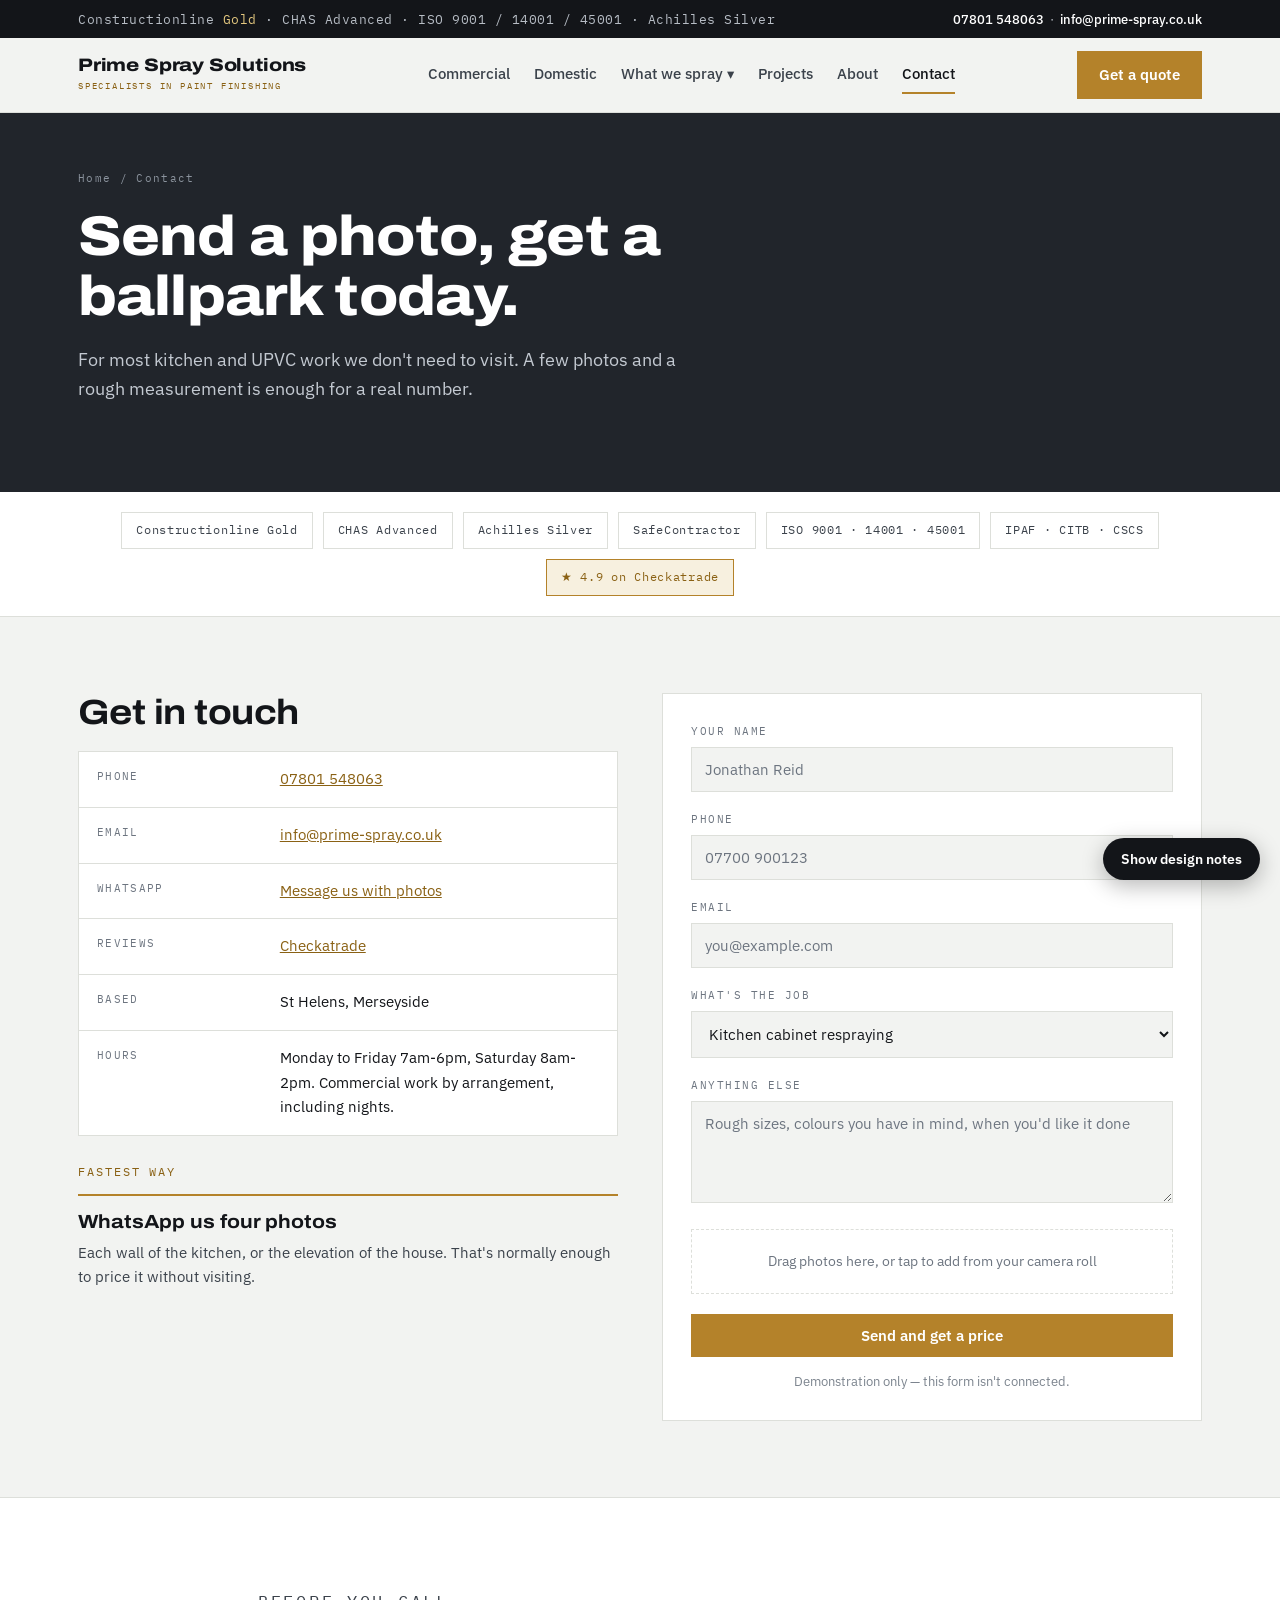
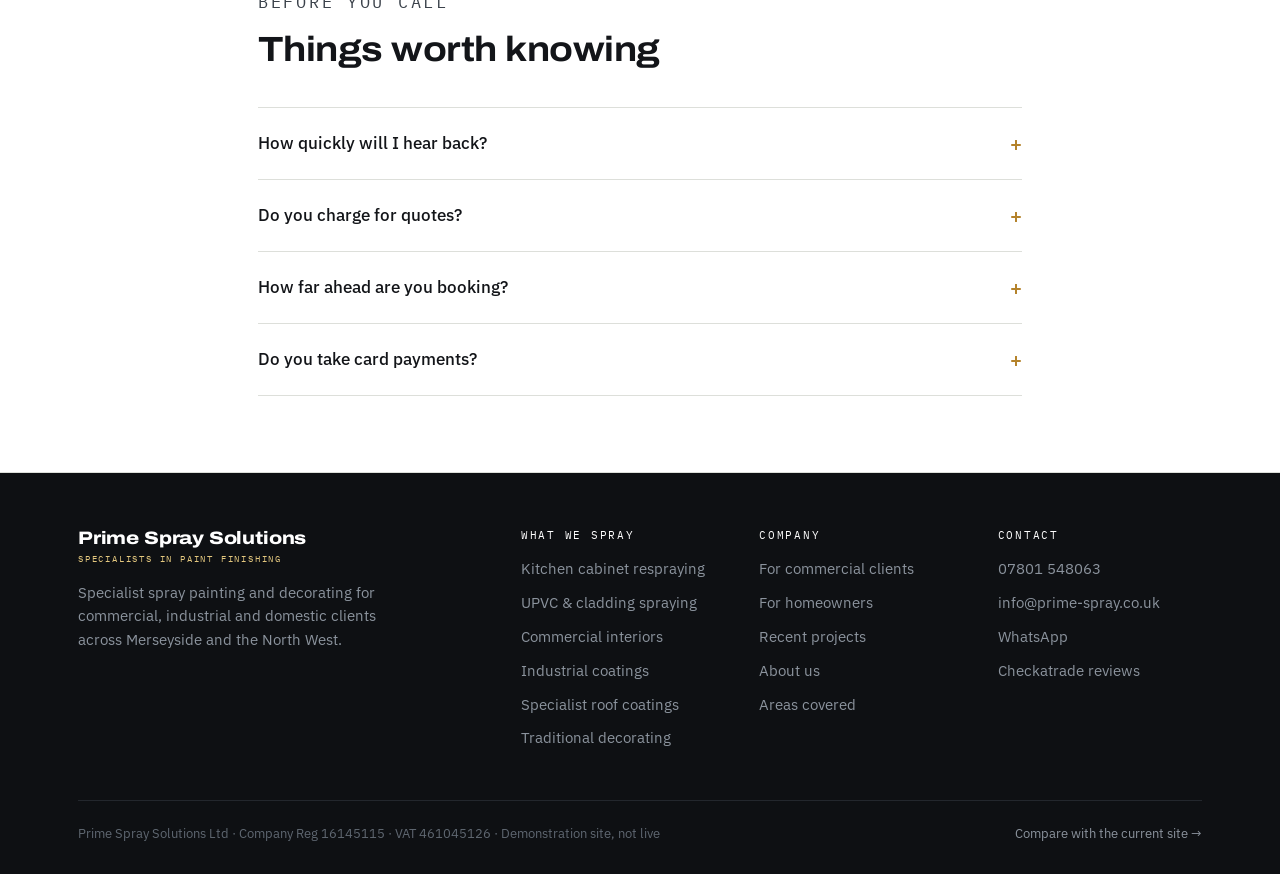
<file: contact.html>
<!DOCTYPE html>
<html lang="en-GB">
<head>
<meta charset="utf-8">
<meta name="viewport" content="width=device-width, initial-scale=1">
<title>Contact — Prime Spray Solutions</title>
<meta name="description" content="Contact Prime Spray Solutions Ltd for spray painting across Merseyside. Call 07801 548063, WhatsApp photos for a same-day price, or send an enquiry.">
<link rel="canonical" href="https://prime-spray.co.uk/contact.html">
<link rel="preconnect" href="https://fonts.googleapis.com">
<link rel="preconnect" href="https://fonts.gstatic.com" crossorigin>
<link href="https://fonts.googleapis.com/css2?family=Archivo:wdth,wght@100..125,400..800&family=IBM+Plex+Mono:wght@400;500&family=IBM+Plex+Sans:wght@400;500;600&display=swap" rel="stylesheet">
<style>
:root{
  --ink:#131519;
  --graphite:#21252B;
  --steel:#3B424B;
  --mute:#6D7580;
  --paper:#F2F3F1;
  --card:#FFFFFF;
  --line:#DDDFDA;
  --brass:#B4822A;
  --brass-deep:#8A6114;
  --brass-tint:#F7F0DF;
  --display:"Archivo",system-ui,sans-serif;
  --body:"IBM Plex Sans",system-ui,sans-serif;
  --mono:"IBM Plex Mono",ui-monospace,monospace;
  --wrap:1180px;
}
*{box-sizing:border-box}
html{scroll-behavior:smooth;scroll-padding-top:96px}
@media (prefers-reduced-motion:reduce){html{scroll-behavior:auto}*{animation-duration:.001ms!important;transition-duration:.001ms!important}}
body{margin:0;background:var(--paper);color:var(--ink);font-family:var(--body);font-size:16px;line-height:1.65;-webkit-font-smoothing:antialiased}
img{max-width:100%}
a{color:inherit}
.wrap{max-width:var(--wrap);margin:0 auto;padding:0 28px}
.narrow{max-width:820px}
h1,h2,h3,h4{font-family:var(--display);font-weight:700;font-stretch:112%;letter-spacing:-.015em;line-height:1.1;margin:0}
h1{font-size:clamp(32px,4.8vw,56px);font-weight:800;line-height:1.06}
h2{font-size:clamp(24px,3.1vw,35px)}
h3{font-size:19px;letter-spacing:-.005em}
h4{font-size:16px}
p{margin:0 0 1rem}
.eyebrow{font-family:var(--mono);font-size:11.5px;letter-spacing:.16em;text-transform:uppercase;color:var(--brass-deep);margin:0 0 14px}
.eyebrow.light{color:#E4C87F}
:focus-visible{outline:2.5px solid var(--brass);outline-offset:3px}
.sr{position:absolute;width:1px;height:1px;overflow:hidden;clip:rect(0 0 0 0)}

/* notes */
.note{display:none;font-family:var(--mono);font-size:12.5px;line-height:1.6;background:#FFF8E4;border-left:3px solid var(--brass);color:#5C4310;padding:12px 16px;margin:0 0 24px}
body.notes-on .note{display:block}
.note b{font-weight:500;color:var(--brass-deep)}
.notebar{position:fixed;right:20px;bottom:20px;z-index:120}
.notebar button{font-family:var(--body);font-size:13.5px;font-weight:600;background:var(--ink);color:#fff;border:0;padding:12px 18px;border-radius:100px;cursor:pointer;box-shadow:0 6px 22px rgba(0,0,0,.28)}
.notebar button:hover{background:var(--steel)}

/* util bar */
.util{background:var(--ink);color:#B7BDC5;font-size:12.5px}
.util .wrap{display:flex;justify-content:space-between;align-items:center;gap:16px;min-height:38px;flex-wrap:wrap}
.util .accs{font-family:var(--mono);letter-spacing:.04em}
.util .accs b{color:#E4C87F;font-weight:400}
.util a{color:#fff;text-decoration:none;font-weight:500}
.util a:hover{color:#E4C87F}

/* header */
header{position:sticky;top:0;z-index:100;background:rgba(242,243,241,.95);backdrop-filter:blur(8px);border-bottom:1px solid var(--line)}
header .wrap{display:flex;align-items:center;justify-content:space-between;gap:20px;min-height:74px}
.brand{text-decoration:none;display:block;flex-shrink:0}
.brand .name{font-family:var(--display);font-weight:800;font-stretch:118%;font-size:18px;letter-spacing:-.01em;line-height:1}
.brand .sub{font-family:var(--mono);font-size:9px;letter-spacing:.2em;color:var(--brass-deep);margin-top:5px}
nav.main{display:flex;align-items:center;gap:24px}
nav.main>a,.drop>button{font-family:var(--body);font-size:14.5px;font-weight:500;text-decoration:none;color:var(--steel);padding:6px 0;border:0;background:none;cursor:pointer;border-bottom:2px solid transparent}
nav.main>a:hover,.drop>button:hover{color:var(--ink);border-bottom-color:var(--brass)}
nav.main>a.active,.drop.active>button{color:var(--ink);border-bottom-color:var(--brass)}
.drop{position:relative}
.drop-menu{position:absolute;top:calc(100% + 14px);left:-16px;background:var(--card);border:1px solid var(--line);min-width:266px;padding:8px;box-shadow:0 14px 34px rgba(19,21,25,.13);display:none}
.drop.open .drop-menu{display:block}
.drop-menu a{display:flex;gap:11px;align-items:flex-start;text-decoration:none;padding:10px 12px;font-size:14.5px;color:var(--steel)}
.drop-menu a:hover{background:var(--brass-tint);color:var(--ink)}
.drop-menu .sq{width:11px;height:11px;margin-top:6px;flex-shrink:0}
.btn{display:inline-block;font-family:var(--body);font-size:14.5px;font-weight:600;text-decoration:none;padding:12px 22px;border:0;cursor:pointer;transition:background .15s}
.btn-primary{background:var(--brass);color:#fff}
.btn-primary:hover{background:var(--brass-deep)}
.btn-ghost{background:transparent;color:#fff;box-shadow:inset 0 0 0 1.5px rgba(255,255,255,.45)}
.btn-ghost:hover{background:rgba(255,255,255,.1)}
.btn-dark{background:var(--ink);color:#fff}
.btn-dark:hover{background:var(--steel)}
.btn-line{background:transparent;color:var(--ink);box-shadow:inset 0 0 0 1.5px var(--line)}
.btn-line:hover{box-shadow:inset 0 0 0 1.5px var(--brass);color:var(--brass-deep)}
.hdr-cta{display:flex;gap:10px;align-items:center;flex-shrink:0}
.burger{display:none;background:none;border:1px solid var(--line);padding:9px 13px;font-size:13px;cursor:pointer;font-family:var(--body)}
nav.mob{display:none;border-top:1px solid var(--line);background:var(--card);padding:10px 0}
nav.mob.open{display:block}
nav.mob a{display:block;padding:12px 28px;text-decoration:none;color:var(--steel);font-size:15px;border-bottom:1px solid var(--line)}

/* hero */
.hero{background:var(--graphite);color:#fff;padding:74px 0 0;position:relative}
.hero-grid{display:grid;grid-template-columns:1.05fr .95fr;gap:56px;align-items:center}
.hero h1,.hero h2{color:#fff}
.hero p.lede{font-size:18px;color:#C3C9D1;max-width:38ch;margin:20px 0 30px}
.hero-cta{display:flex;gap:12px;flex-wrap:wrap}
.page-hero{background:var(--graphite);color:#fff;padding:56px 0 60px}
.page-hero h1{color:#fff;max-width:19ch}
.page-hero p.lede{font-size:17.5px;color:#C3C9D1;max-width:56ch;margin:20px 0 28px}
.crumb{font-family:var(--mono);font-size:11px;letter-spacing:.12em;color:#8B939D;margin-bottom:20px}
.crumb a{color:#8B939D;text-decoration:none}
.crumb a:hover{color:#E4C87F}

/* photo placeholders */
.shot{background:#E6E8E4;border:1px dashed #B6BAB4;display:flex;flex-direction:column;align-items:center;justify-content:center;text-align:center;padding:26px;color:var(--mute)}
.shot.dark{background:#2C3138;border-color:#5A626C;color:#8B939D}
.shot .ph{font-family:var(--mono);font-size:10.5px;letter-spacing:.16em;margin-bottom:10px}
.shot .desc{font-size:14px;line-height:1.55;max-width:30ch}
.r43{aspect-ratio:4/3}.r54{aspect-ratio:5/4}.r169{aspect-ratio:16/9}.r11{aspect-ratio:1/1}

/* swatch strip */
.swatches{display:flex;margin-top:60px;border-top:1px solid rgba(255,255,255,.14)}
.sw{flex:1;padding:16px 14px 18px;border-right:1px solid rgba(255,255,255,.14);transition:flex .3s}
.sw:last-child{border-right:0}
.sw:hover{flex:1.5}
.sw .chip{height:34px;margin-bottom:12px}
.sw .code{font-family:var(--mono);font-size:11px;letter-spacing:.1em;color:#fff}
.sw .nm{font-size:12px;color:#98A0AA;margin-top:3px;white-space:nowrap}

/* trust */
.trust{background:var(--card);border-bottom:1px solid var(--line);padding:20px 0}
.trust .wrap{display:flex;flex-wrap:wrap;gap:10px;align-items:center;justify-content:center}
.badge{font-family:var(--mono);font-size:11.5px;letter-spacing:.06em;color:var(--steel);border:1px solid var(--line);padding:8px 14px;white-space:nowrap;text-decoration:none}
.badge.star{border-color:var(--brass);color:var(--brass-deep);background:var(--brass-tint)}

section{padding:76px 0}
section.tight{padding:52px 0}
.on-card{background:var(--card);border-top:1px solid var(--line);border-bottom:1px solid var(--line)}
.dark{background:var(--graphite);color:#fff}
.dark h2,.dark h3{color:#fff}
.dark .sec-head p{color:#BCC3CB}
.sec-head{max-width:64ch;margin-bottom:38px}
.sec-head p{color:var(--steel);font-size:17px;margin-top:14px}
.dark p{color:#C3C9D1}

/* tabs */
.tabs{display:flex;border:1px solid var(--line);background:var(--card);width:fit-content;margin-bottom:32px}
.tab{font-family:var(--body);font-size:15px;font-weight:600;padding:14px 28px;background:none;border:0;cursor:pointer;color:var(--mute);border-bottom:3px solid transparent}
.tab[aria-selected="true"]{color:var(--ink);border-bottom-color:var(--brass);background:var(--brass-tint)}
.panel[hidden]{display:none}

/* two-col */
.two{display:grid;grid-template-columns:1fr 1fr;gap:44px;align-items:start}
.two.wide-left{grid-template-columns:1.15fr .85fr}
.ticks{list-style:none;padding:0;margin:0 0 24px}
.ticks li{padding:13px 0 13px 30px;border-bottom:1px solid var(--line);position:relative;font-size:15.5px}
.ticks li::before{content:"";position:absolute;left:0;top:19px;width:13px;height:13px;background:var(--brass)}
.dark .ticks li{border-bottom-color:rgba(255,255,255,.14);color:#DDE1E6}

/* service grid */
.svc-grid{display:grid;grid-template-columns:repeat(auto-fit,minmax(258px,1fr));gap:1px;background:var(--line);border:1px solid var(--line)}
.svc{background:var(--card);padding:26px 24px 28px;text-decoration:none;color:inherit;display:block;transition:background .15s}
.svc:hover{background:var(--brass-tint)}
.svc .chip{height:8px;width:52px;margin-bottom:18px}
.svc h3{margin-bottom:8px}
.svc p{font-size:14.5px;color:var(--steel);margin:0 0 14px}
.svc .price{font-family:var(--mono);font-size:12.5px;color:var(--brass-deep);letter-spacing:.05em}

/* spec table */
.spec-table{width:100%;border-collapse:collapse;font-size:15px;background:var(--card);border:1px solid var(--line)}
.spec-table th,.spec-table td{text-align:left;padding:15px 18px;border-bottom:1px solid var(--line);vertical-align:top}
.spec-table th{font-family:var(--mono);font-size:11px;letter-spacing:.12em;text-transform:uppercase;color:var(--mute);font-weight:400;width:34%}
.spec-table tr:last-child th,.spec-table tr:last-child td{border-bottom:0}

/* price panel */
.price-panel{background:var(--brass-tint);border:1px solid #E8DCBE;padding:28px}
.price-panel .big{font-family:var(--display);font-weight:800;font-stretch:118%;font-size:38px;line-height:1;color:var(--brass-deep)}
.price-panel .unit{font-family:var(--mono);font-size:11.5px;letter-spacing:.14em;color:var(--brass-deep);margin-bottom:14px}
.price-panel p{font-size:14.5px;color:#5C4310;margin:14px 0 18px}

/* before after */
.ba-wrap{background:var(--card);border:1px solid var(--line);padding:22px}
.ba{position:relative;aspect-ratio:16/9;overflow:hidden;background:#E6E8E4;user-select:none;cursor:ew-resize}
.ba .side{position:absolute;inset:0;display:flex;flex-direction:column;align-items:center;justify-content:center;text-align:center;padding:24px;color:var(--mute)}
.ba .after{background:#D8DCD6}
.ba .tag{font-family:var(--mono);font-size:11px;letter-spacing:.16em;position:absolute;top:14px;padding:5px 10px;background:rgba(19,21,25,.82);color:#fff}
.ba .before .tag{left:14px}
.ba .after .tag{right:14px;background:var(--brass)}
.ba .desc{font-size:14px;max-width:26ch;line-height:1.55}
.ba-handle{position:absolute;top:0;bottom:0;left:50%;width:3px;background:var(--brass);transform:translateX(-1.5px);pointer-events:none}
.ba-handle::after{content:"";position:absolute;top:50%;left:50%;width:38px;height:38px;margin:-19px 0 0 -19px;background:var(--brass);border-radius:50%;box-shadow:0 0 0 4px rgba(255,255,255,.85)}
.ba-range{width:100%;margin:16px 0 0;accent-color:var(--brass)}
.ba-meta{display:flex;justify-content:space-between;gap:16px;flex-wrap:wrap;margin-top:12px;font-size:14.5px;color:var(--steel)}
.ba-meta .spec{font-family:var(--mono);font-size:12px;color:var(--mute);letter-spacing:.05em}

/* steps */
.steps{display:grid;grid-template-columns:repeat(auto-fit,minmax(228px,1fr));gap:28px}
.step .n{font-family:var(--mono);font-size:12px;letter-spacing:.16em;color:var(--brass-deep);padding-bottom:12px;border-bottom:2px solid var(--brass);display:block;margin-bottom:16px}
.step p{font-size:15px;color:var(--steel);margin:8px 0 0}
.dark .step .n{color:#E4C87F}
.dark .step p{color:#C3C9D1}

/* reviews */
.revs{display:grid;grid-template-columns:repeat(auto-fit,minmax(258px,1fr));gap:26px}
.rev{border-top:2px solid var(--brass);padding-top:18px}
.rev p{font-size:15.5px;line-height:1.7;margin-bottom:10px}
.dark .rev p{color:#DDE1E6}
.rev .who{font-family:var(--mono);font-size:11.5px;letter-spacing:.08em;color:var(--mute)}
.dark .rev .who{color:#969EA8}

/* project cards */
.proj-grid{display:grid;grid-template-columns:repeat(auto-fit,minmax(300px,1fr));gap:26px}
.proj{background:var(--card);border:1px solid var(--line);text-decoration:none;color:inherit;display:block;transition:border-color .15s}
.proj:hover{border-color:var(--brass)}
.proj .body{padding:20px 22px 24px}
.proj .kind{font-family:var(--mono);font-size:10.5px;letter-spacing:.14em;color:var(--brass-deep);margin-bottom:9px}
.proj h3{margin-bottom:8px;font-size:18px}
.proj p{font-size:14.5px;color:var(--steel);margin:0}
.proj .meta{font-family:var(--mono);font-size:11.5px;color:var(--mute);letter-spacing:.05em;margin-top:14px}

/* faq */
.faq{border-top:1px solid var(--line)}
.faq details{border-bottom:1px solid var(--line)}
.faq summary{cursor:pointer;padding:19px 0;font-size:16.5px;font-weight:500;list-style:none;display:flex;justify-content:space-between;gap:20px;align-items:center}
.faq summary::-webkit-details-marker{display:none}
.faq summary::after{content:"+";font-family:var(--mono);font-size:20px;color:var(--brass);flex-shrink:0}
.faq details[open] summary::after{content:"\2212"}
.faq p{font-size:15.5px;color:var(--steel);margin:0 0 20px;max-width:70ch}

/* areas */
.areas{display:flex;flex-wrap:wrap;gap:8px}
.areas a{font-size:14px;text-decoration:none;background:var(--card);border:1px solid var(--line);padding:9px 15px;color:var(--steel)}
.areas a:hover{border-color:var(--brass);color:var(--brass-deep)}

/* stats */
.stats{display:grid;grid-template-columns:repeat(auto-fit,minmax(170px,1fr));gap:1px;background:var(--line);border:1px solid var(--line)}
.stat{background:var(--card);padding:24px}
.stat .v{font-family:var(--display);font-weight:800;font-stretch:118%;font-size:34px;line-height:1;color:var(--ink)}
.stat .l{font-family:var(--mono);font-size:11px;letter-spacing:.12em;color:var(--mute);margin-top:10px;text-transform:uppercase}

/* quote */
.quote{background:var(--ink);color:#fff;padding:66px 0}
.quote h2{color:#fff}
.quote .inner{display:grid;grid-template-columns:1fr 1fr;gap:48px;align-items:center}
.quote p{color:#B7BDC5;font-size:17px}
.form{background:#1C1F24;border:1px solid #313740;padding:28px}
.form label{display:block;font-family:var(--mono);font-size:11px;letter-spacing:.14em;color:#8B939D;margin:0 0 7px}
.form input,.form select,.form textarea{width:100%;background:#282C33;border:1px solid #3A4049;color:#fff;font-family:var(--body);font-size:15px;padding:12px 13px;margin-bottom:18px}
.form input::placeholder,.form textarea::placeholder{color:#6D7580}
.form .err{color:#E39B8C;font-size:13px;margin:-12px 0 14px;display:none}
.drop-zone{border:1px dashed #4A515B;padding:20px;text-align:center;color:#8B939D;font-size:14px;margin-bottom:20px}
.form .btn{width:100%;text-align:center}
.form-note{font-size:13px;color:#7C848E;margin:14px 0 0;text-align:center}

/* footer */
footer{background:#0E1013;color:#8B939D;padding:56px 0 30px;font-size:14.5px}
.fgrid{display:grid;grid-template-columns:2fr 1fr 1fr 1fr;gap:34px;margin-bottom:40px}
footer h4{font-family:var(--mono);font-size:11px;letter-spacing:.16em;color:#fff;font-weight:400;margin:0 0 16px;font-stretch:100%}
footer ul{list-style:none;padding:0;margin:0}
footer li{margin-bottom:10px}
footer a{color:#8B939D;text-decoration:none}
footer a:hover{color:#E4C87F}
.legal{border-top:1px solid #23272D;padding-top:22px;font-size:12.5px;color:#5F6771;display:flex;justify-content:space-between;gap:20px;flex-wrap:wrap}

@media(max-width:980px){
  .hero-grid,.two,.two.wide-left,.quote .inner{grid-template-columns:1fr}
  .fgrid{grid-template-columns:1fr 1fr}
  .swatches{flex-wrap:wrap}
  .sw{flex:1 1 33%;border-bottom:1px solid rgba(255,255,255,.14)}
}
@media(max-width:820px){
  nav.main{display:none}
  .burger{display:block}
  .util .accs{display:none}
  section{padding:52px 0}
  .hero{padding-top:46px}
  .page-hero{padding:40px 0 44px}
}
@media(max-width:520px){
  .fgrid{grid-template-columns:1fr}
  .tabs{width:100%}
  .tab{flex:1;padding:13px 8px;font-size:14px}
  .spec-table th{width:42%}
}

</style>
</head>
<body>

<div class="notebar"><button id="noteBtn" type="button">Show design notes</button></div>

<div class="util">
  <div class="wrap">
    <div class="accs">Constructionline <b>Gold</b> · CHAS Advanced · ISO 9001 / 14001 / 45001 · Achilles Silver</div>
    <div><a href="tel:07801548063">07801 548063</a> &nbsp;·&nbsp; <a href="mailto:info@prime-spray.co.uk">info@prime-spray.co.uk</a></div>
  </div>
</div>

<header>
  <div class="wrap">
    <a class="brand" href="index.html">
      <div class="name">Prime Spray Solutions</div>
      <div class="sub">SPECIALISTS IN PAINT FINISHING</div>
    </a>
    <nav class="main">
        <a href="commercial.html">Commercial</a>
        <a href="domestic.html">Domestic</a>
        <div class="drop ">
          <button type="button" aria-haspopup="true">What we spray ▾</button>
          <div class="drop-menu">
          <a href="service-kitchens.html"><span class="sq" style="background:#383E42"></span>Kitchen cabinet respraying</a>
          <a href="service-upvc.html"><span class="sq" style="background:#F1F0EA;box-shadow:inset 0 0 0 1px var(--line)"></span>UPVC &amp; cladding spraying</a>
          <a href="service-commercial-interiors.html"><span class="sq" style="background:#C5C7C4"></span>Commercial interiors</a>
          <a href="service-industrial.html"><span class="sq" style="background:#14487A"></span>Industrial coatings</a>
          <a href="service-roof-coatings.html"><span class="sq" style="background:#2F4538"></span>Specialist roof coatings</a>
          <a href="service-decorating.html"><span class="sq" style="background:#B4822A"></span>Traditional decorating</a>
          </div>
        </div>
        <a href="projects.html">Projects</a>
        <a href="about.html">About</a>
        <a href="contact.html" class="active">Contact</a>
    </nav>
    <div class="hdr-cta">
      <button class="burger" id="burger" type="button">Menu</button>
      <a class="btn btn-primary" href="contact.html">Get a quote</a>
    </div>
  </div>
  <nav class="mob" id="mobnav">
      <a href="index.html">Home</a>
      <a href="commercial.html">Commercial</a>
      <a href="domestic.html">Domestic</a>
      <a href="service-kitchens.html">Kitchen cabinet respraying</a>
      <a href="service-upvc.html">UPVC &amp; cladding spraying</a>
      <a href="service-commercial-interiors.html">Commercial interiors</a>
      <a href="service-industrial.html">Industrial coatings</a>
      <a href="service-roof-coatings.html">Specialist roof coatings</a>
      <a href="service-decorating.html">Traditional decorating</a>
      <a href="projects.html">Projects</a>
      <a href="about.html">About</a>
      <a href="contact.html">Contact</a>
  </nav>
</header>

<main>

<div class="page-hero">
  <div class="wrap">
    <div class="crumb"><a href="index.html">Home</a> / Contact</div>
    <h1>Send a photo, get a ballpark today.</h1>
    <p class="lede">For most kitchen and UPVC work we don't need to visit. A few photos and a rough measurement is enough for a real number.</p>
  </div>
</div>

<div class="trust">
  <div class="wrap">
    <span class="badge">Constructionline Gold</span>
    <span class="badge">CHAS Advanced</span>
    <span class="badge">Achilles Silver</span>
    <span class="badge">SafeContractor</span>
    <span class="badge">ISO 9001 · 14001 · 45001</span>
    <span class="badge">IPAF · CITB · CSCS</span>
    <a class="badge star" href="https://www.checkatrade.com/trades/primespraysolutions" target="_blank" rel="noopener">★ 4.9 on Checkatrade</a>
  </div>
</div>


<section>
  <div class="wrap">
    <div class="note"><b>Change 5 — lower the barrier.</b> The live site offers a phone number and a form. Adding WhatsApp and photo upload removes the site visit from the funnel entirely for small jobs, which is probably worth more enquiries than everything else combined.</div>
    <div class="two">
      <div>
        <h2>Get in touch</h2>
        <table class="spec-table" style="margin-top:20px">
          <tr><th>Phone</th><td><a href="tel:07801548063" style="color:var(--brass-deep)">07801 548063</a></td></tr>
          <tr><th>Email</th><td><a href="mailto:info@prime-spray.co.uk" style="color:var(--brass-deep)">info@prime-spray.co.uk</a></td></tr>
          <tr><th>WhatsApp</th><td><a href="https://wa.me/447801548063" target="_blank" rel="noopener" style="color:var(--brass-deep)">Message us with photos</a></td></tr>
          <tr><th>Reviews</th><td><a href="https://www.checkatrade.com/trades/primespraysolutions" target="_blank" rel="noopener" style="color:var(--brass-deep)">Checkatrade</a></td></tr>
          <tr><th>Based</th><td>St Helens, Merseyside</td></tr>
          <tr><th>Hours</th><td>Monday to Friday 7am-6pm, Saturday 8am-2pm. Commercial work by arrangement, including nights.</td></tr>
        </table>
        <div style="margin-top:26px" class="steps">
          <div class="step"><span class="n">FASTEST WAY</span><h3>WhatsApp us four photos</h3><p>Each wall of the kitchen, or the elevation of the house. That's normally enough to price it without visiting.</p></div>
        </div>
      </div>
      <form class="form" id="quoteForm" novalidate style="background:var(--card);border-color:var(--line)">
        <label for="fname" style="color:var(--mute)">YOUR NAME</label>
        <input id="fname" type="text" placeholder="Jonathan Reid" style="background:var(--paper);border-color:var(--line);color:var(--ink)">
        <div class="err" id="fnameErr" style="color:#A8452F">Enter your name so we know who we're quoting.</div>
        <label for="fphone" style="color:var(--mute)">PHONE</label>
        <input id="fphone" type="tel" placeholder="07700 900123" style="background:var(--paper);border-color:var(--line);color:var(--ink)">
        <label for="femail" style="color:var(--mute)">EMAIL</label>
        <input id="femail" type="email" placeholder="you@example.com" style="background:var(--paper);border-color:var(--line);color:var(--ink)">
        <label for="fjob" style="color:var(--mute)">WHAT'S THE JOB</label>
        <select id="fjob" style="background:var(--paper);border-color:var(--line);color:var(--ink)">
          <option>Kitchen cabinet respraying</option>
          <option>UPVC windows or doors</option>
          <option>Commercial interior</option>
          <option>Industrial coating</option>
          <option>Roof coating</option>
          <option>Traditional decorating</option>
        </select>
        <label for="fdetail" style="color:var(--mute)">ANYTHING ELSE</label>
        <textarea id="fdetail" rows="4" placeholder="Rough sizes, colours you have in mind, when you'd like it done" style="background:var(--paper);border-color:var(--line);color:var(--ink)"></textarea>
        <div class="drop-zone" style="border-color:var(--line);color:var(--mute)">Drag photos here, or tap to add from your camera roll</div>
        <button class="btn btn-primary" type="submit">Send and get a price</button>
        <p class="form-note">Demonstration only — this form isn't connected.</p>
      </form>
    </div>
  </div>
</section>

<section class="on-card">
  <div class="wrap narrow">
    <div class="sec-head"><p class="eyebrow">Before you call</p><h2>Things worth knowing</h2></div>
    <div class="faq"><details><summary>How quickly will I hear back?</summary><p>Same working day for anything sent before about 4pm. If you WhatsApp photos you will usually get a ballpark figure within a couple of hours.</p></details><details><summary>Do you charge for quotes?</summary><p>No, and that includes roof surveys, which come with a written condition report you keep whether or not you use us.</p></details><details><summary>How far ahead are you booking?</summary><p>Typically two to four weeks for domestic work. Commercial programmes are resourced around your dates — tell us the window and we will tell you honestly whether we can hit it.</p></details><details><summary>Do you take card payments?</summary><p>Yes, card or bank transfer. Domestic work is invoiced on completion; commercial terms are agreed per contract.</p></details></div>
  </div>
</section>

</main>

<footer>
  <div class="wrap">
    <div class="fgrid">
      <div>
        <div class="brand" style="margin-bottom:14px">
          <div class="name" style="color:#fff">Prime Spray Solutions</div>
          <div class="sub" style="color:#E4C87F">SPECIALISTS IN PAINT FINISHING</div>
        </div>
        <p style="max-width:34ch;margin:0">Specialist spray painting and decorating for commercial, industrial and domestic clients across Merseyside and the North West.</p>
      </div>
      <div>
        <h4>WHAT WE SPRAY</h4>
        <ul><li><a href="service-kitchens.html">Kitchen cabinet respraying</a></li>
          <li><a href="service-upvc.html">UPVC &amp; cladding spraying</a></li>
          <li><a href="service-commercial-interiors.html">Commercial interiors</a></li>
          <li><a href="service-industrial.html">Industrial coatings</a></li>
          <li><a href="service-roof-coatings.html">Specialist roof coatings</a></li>
          <li><a href="service-decorating.html">Traditional decorating</a></li></ul>
      </div>
      <div>
        <h4>COMPANY</h4>
        <ul>
          <li><a href="commercial.html">For commercial clients</a></li>
          <li><a href="domestic.html">For homeowners</a></li>
          <li><a href="projects.html">Recent projects</a></li>
          <li><a href="about.html">About us</a></li>
          <li><a href="areas.html">Areas covered</a></li>
        </ul>
      </div>
      <div>
        <h4>CONTACT</h4>
        <ul>
          <li><a href="tel:07801548063">07801 548063</a></li>
          <li><a href="mailto:info@prime-spray.co.uk">info@prime-spray.co.uk</a></li>
          <li><a href="https://wa.me/447801548063" target="_blank" rel="noopener">WhatsApp</a></li>
          <li><a href="https://www.checkatrade.com/trades/primespraysolutions" target="_blank" rel="noopener">Checkatrade reviews</a></li>
        </ul>
      </div>
    </div>
    <div class="legal">
      <div>Prime Spray Solutions Ltd · Company Reg 16145115 · VAT 461045126 · Demonstration site, not live</div>
      <div><a href="https://prime-spray.co.uk/" target="_blank" rel="noopener">Compare with the current site →</a></div>
    </div>
  </div>
</footer>
<script>
(function(){
  var btn=document.getElementById('noteBtn');
  if(btn){
    if(sessionStorage.getItem('pssNotes')==='1'){
      document.body.classList.add('notes-on');btn.textContent='Hide design notes';
    }
    btn.addEventListener('click',function(){
      var on=document.body.classList.toggle('notes-on');
      btn.textContent=on?'Hide design notes':'Show design notes';
      sessionStorage.setItem('pssNotes',on?'1':'0');
    });
  }

  var drop=document.querySelector('.drop');
  if(drop){
    var dbtn=drop.querySelector('button');
    dbtn.addEventListener('click',function(e){e.stopPropagation();drop.classList.toggle('open');});
    document.addEventListener('click',function(){drop.classList.remove('open');});
    document.addEventListener('keydown',function(e){if(e.key==='Escape')drop.classList.remove('open');});
  }

  var burger=document.getElementById('burger'),mob=document.getElementById('mobnav');
  if(burger&&mob){burger.addEventListener('click',function(){mob.classList.toggle('open');});}

  var tabs=document.querySelectorAll('[role="tab"]');
  if(tabs.length){
    tabs.forEach(function(t){
      t.addEventListener('click',function(){
        tabs.forEach(function(x){
          var sel=(x===t);
          x.setAttribute('aria-selected',sel?'true':'false');
          document.getElementById(x.getAttribute('aria-controls')).hidden=!sel;
        });
      });
    });
  }

  document.querySelectorAll('.ba').forEach(function(ba){
    var after=ba.querySelector('.after'),
        handle=ba.querySelector('.ba-handle'),
        range=ba.parentNode.querySelector('.ba-range');
    function setPos(v){
      v=Math.max(0,Math.min(100,v));
      after.style.clipPath='inset(0 0 0 '+v+'%)';
      handle.style.left=v+'%';
    }
    function fromEvent(e){
      var r=ba.getBoundingClientRect();
      var x=(e.touches?e.touches[0].clientX:e.clientX)-r.left;
      var v=Math.round(x/r.width*100);
      if(range)range.value=v;
      setPos(v);
    }
    if(range)range.addEventListener('input',function(){setPos(parseFloat(range.value));});
    var dragging=false;
    ba.addEventListener('mousedown',function(e){dragging=true;fromEvent(e);e.preventDefault();});
    window.addEventListener('mousemove',function(e){if(dragging)fromEvent(e);});
    window.addEventListener('mouseup',function(){dragging=false;});
    ba.addEventListener('touchstart',function(e){fromEvent(e);},{passive:true});
    ba.addEventListener('touchmove',function(e){fromEvent(e);},{passive:true});
    setPos(50);
  });

  var form=document.getElementById('quoteForm');
  if(form){
    form.addEventListener('submit',function(e){
      e.preventDefault();
      var n=form.querySelector('#fname'),err=form.querySelector('#fnameErr');
      if(!n.value.trim()){
        err.style.display='block';n.style.borderColor='#C86B5A';n.focus();return;
      }
      err.style.display='none';n.style.borderColor='#3A4049';
      alert('Demonstration only \u2014 this form is not connected to anything yet.');
    });
    form.querySelector('#fname').addEventListener('input',function(){
      form.querySelector('#fnameErr').style.display='none';
      this.style.borderColor='#3A4049';
    });
  }
})();

</script>
</body>
</html>
</file>
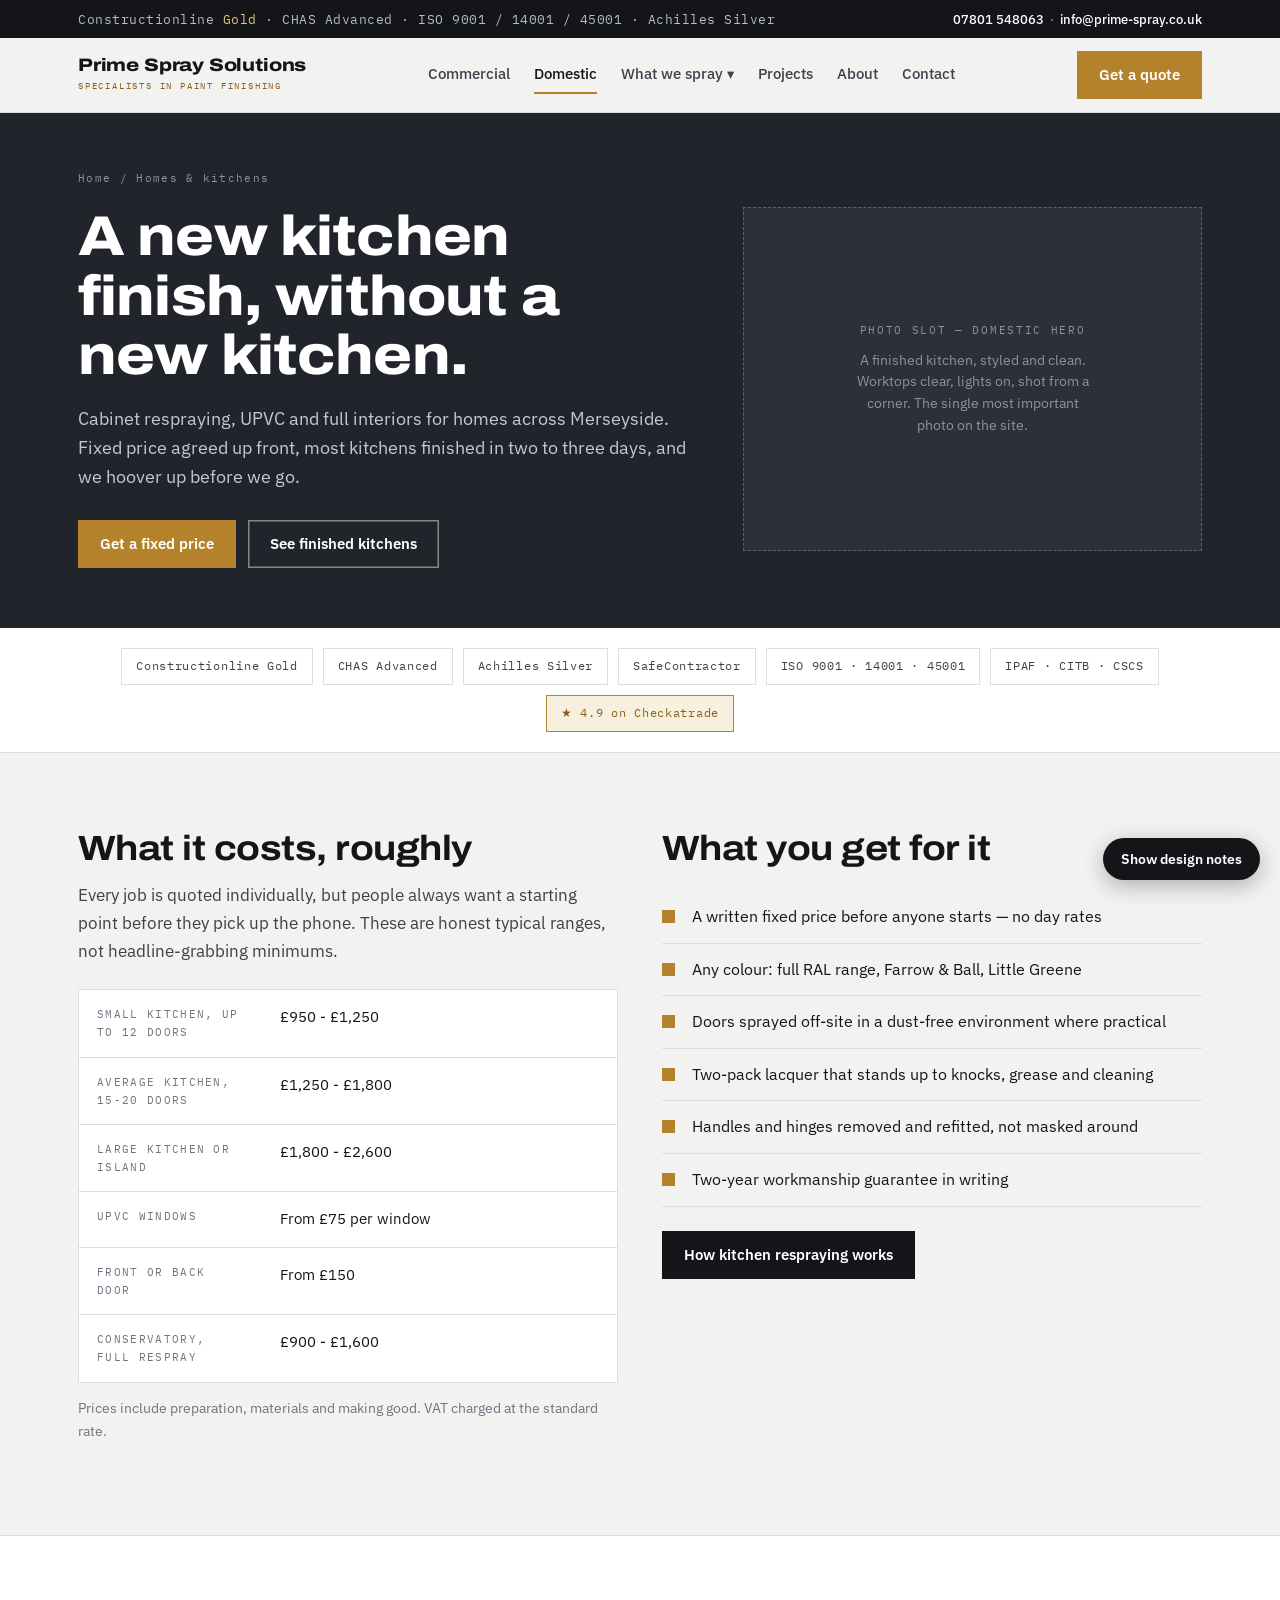
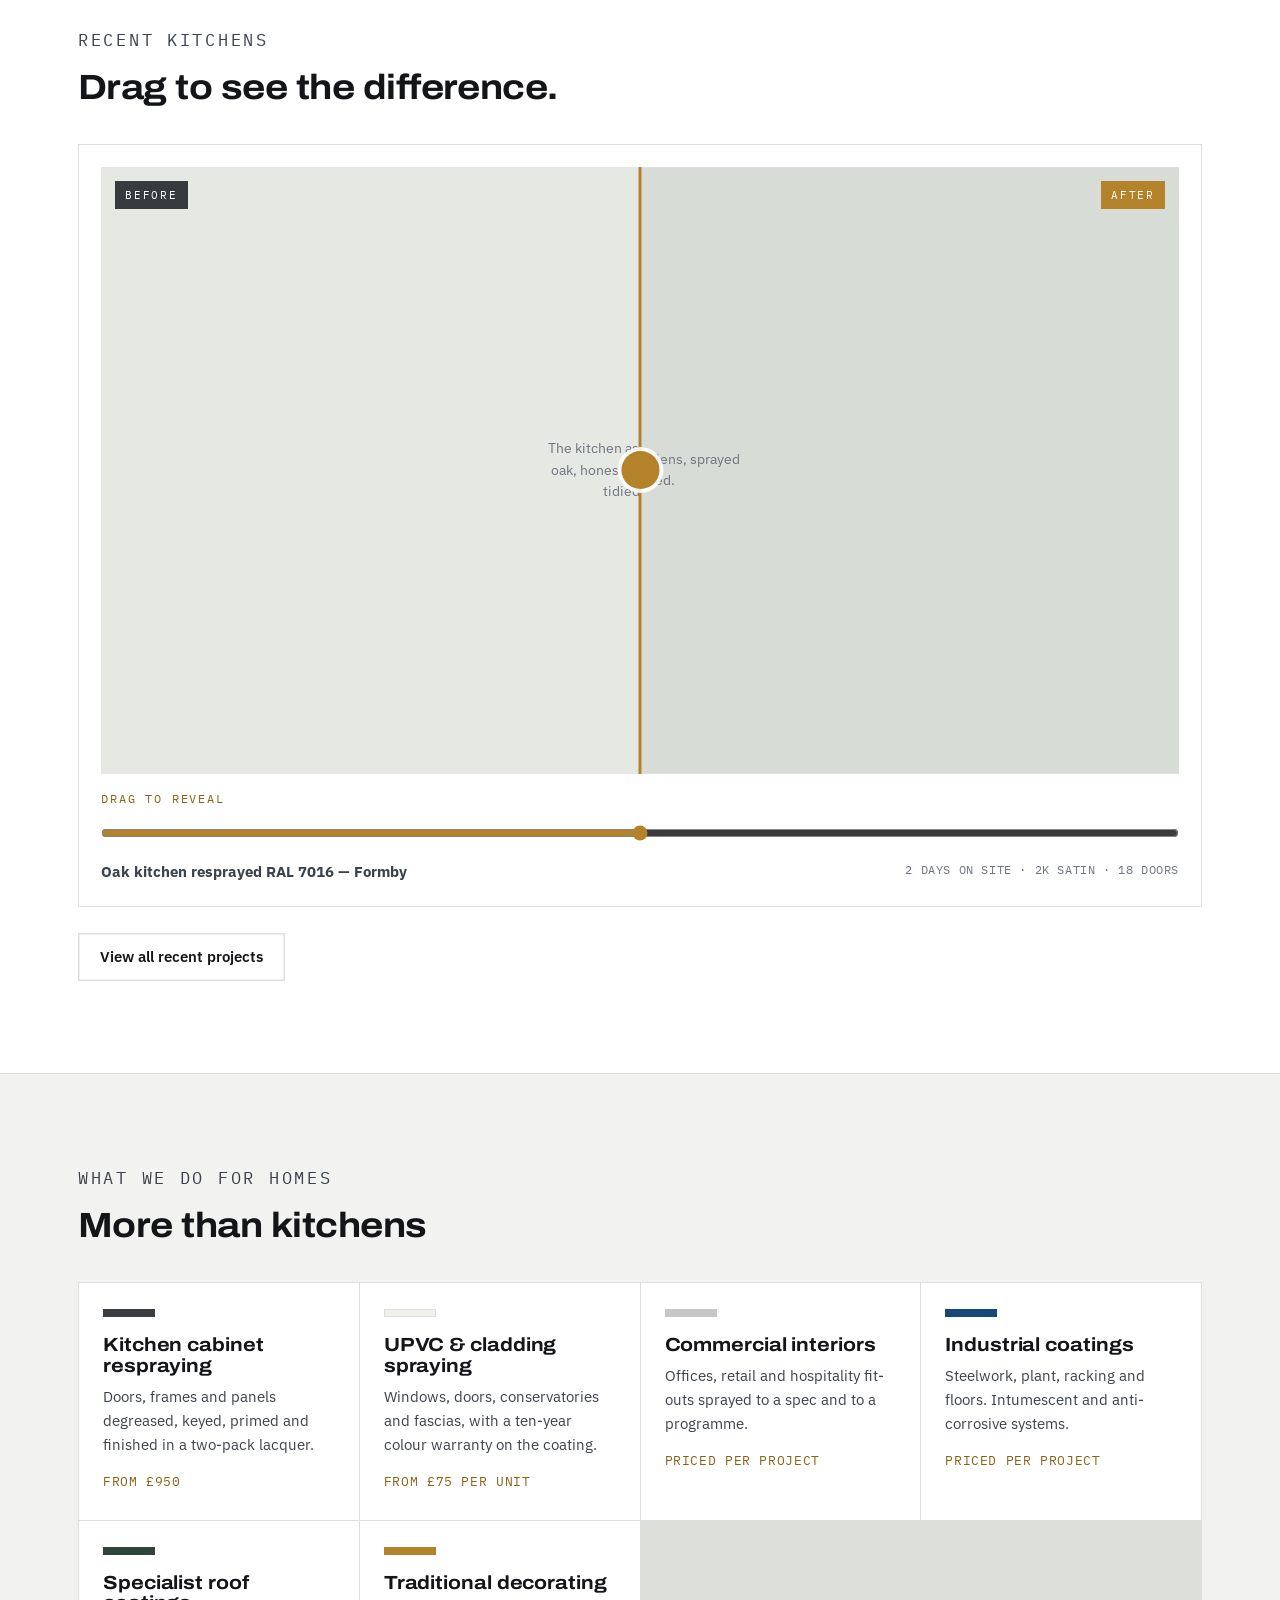
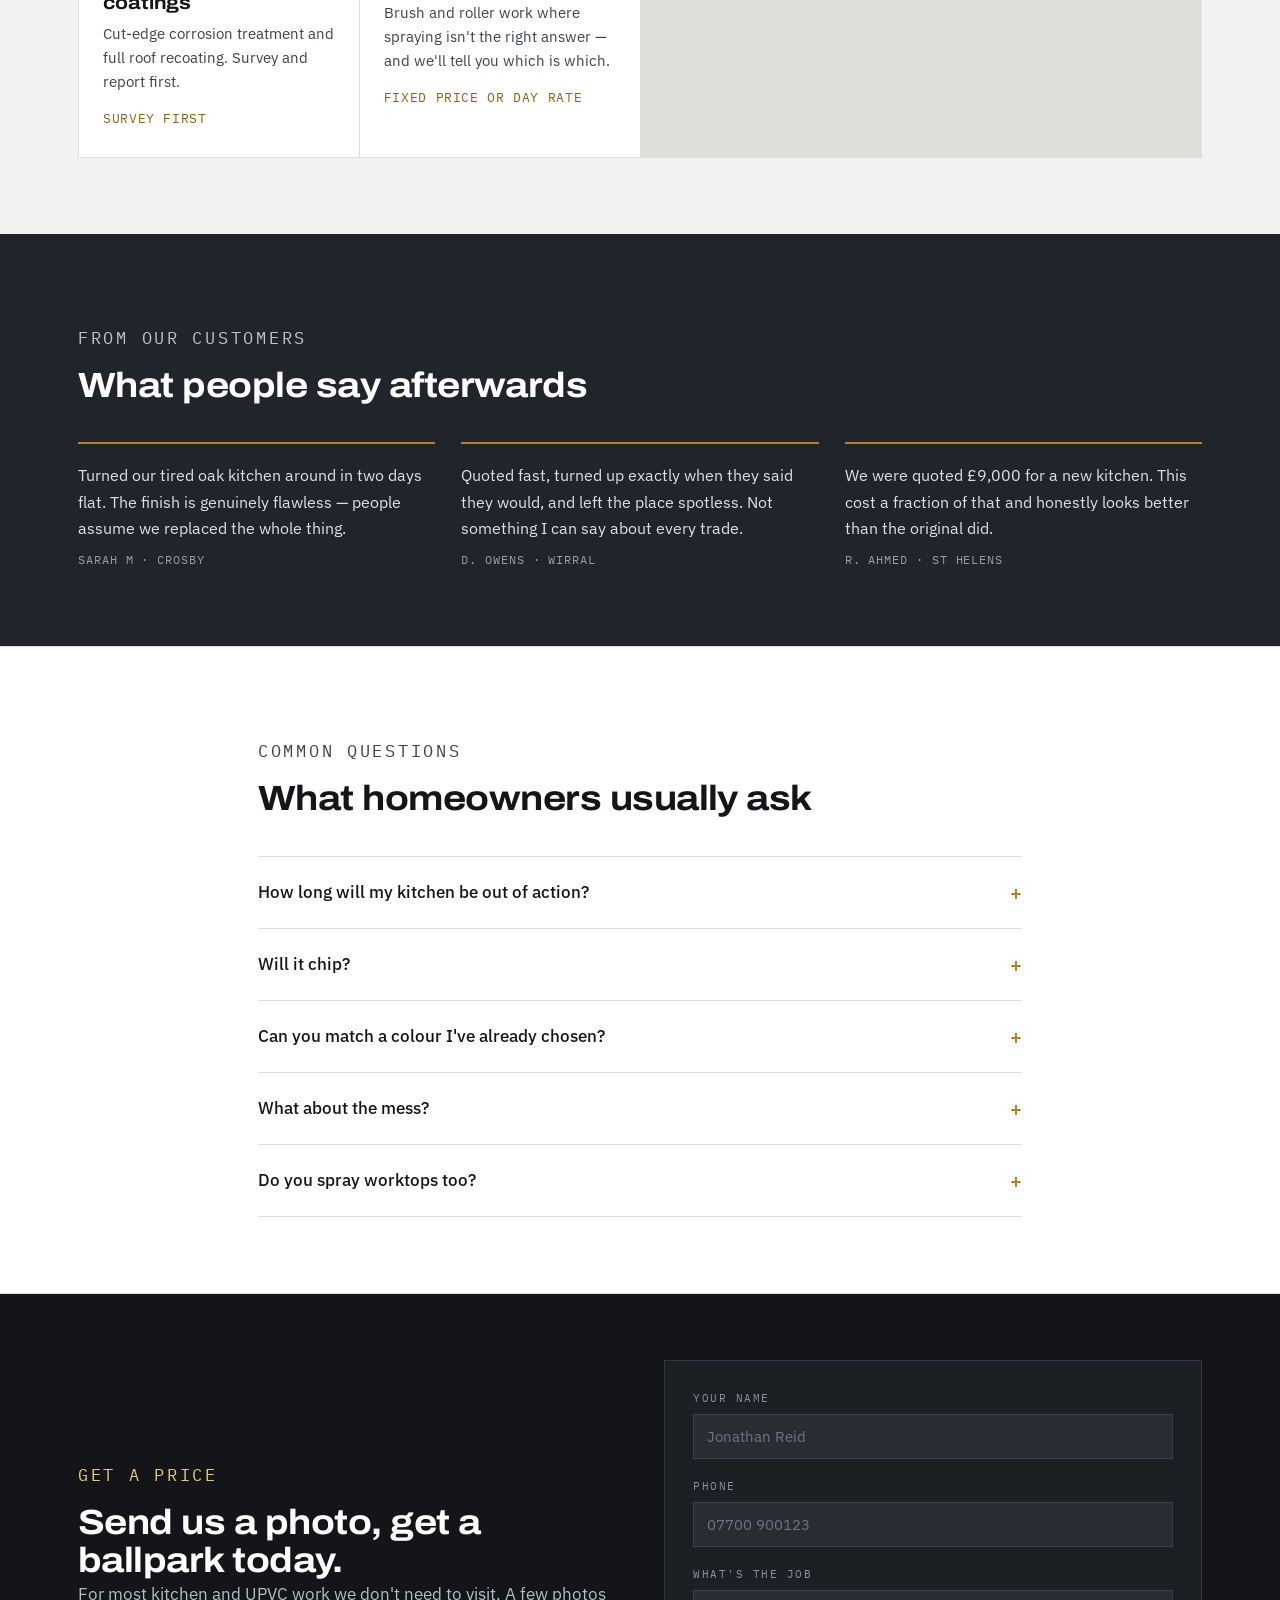
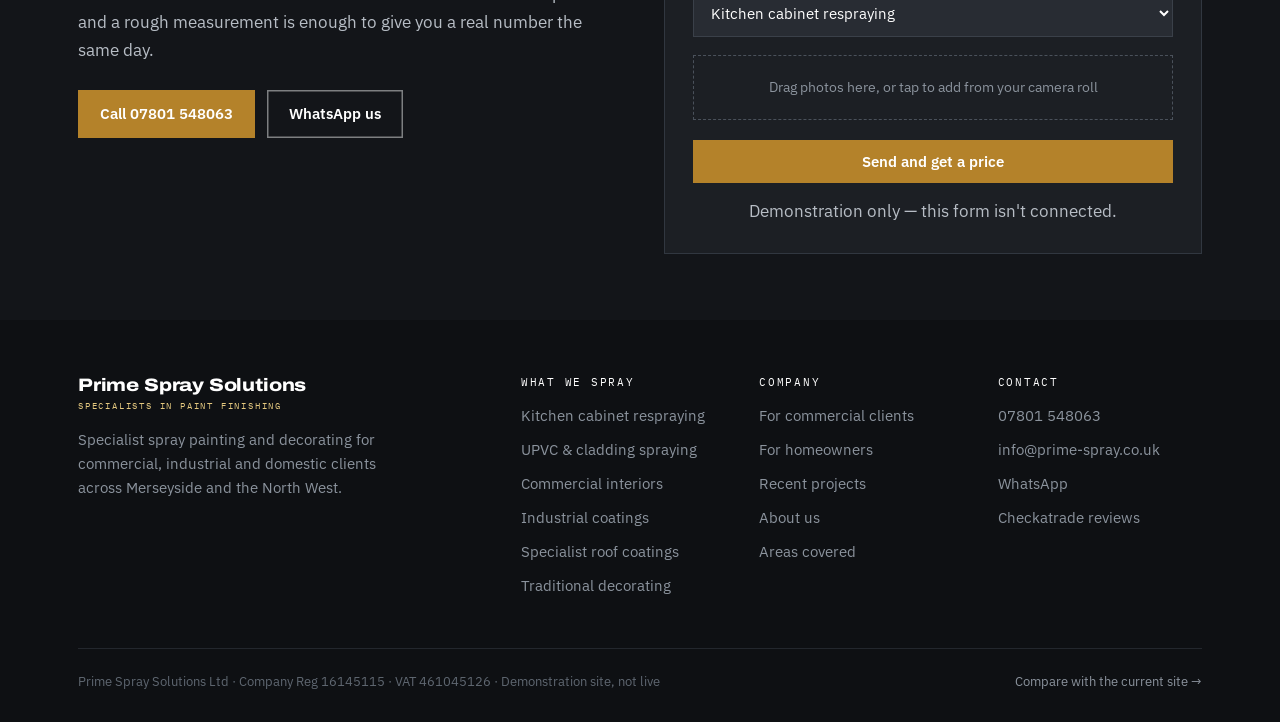
<file: domestic.html>
<!DOCTYPE html>
<html lang="en-GB">
<head>
<meta charset="utf-8">
<meta name="viewport" content="width=device-width, initial-scale=1">
<title>Kitchen respraying &amp; home spray painting, Merseyside — Prime Spray Solutions</title>
<meta name="description" content="Kitchen cabinet respraying from £950 and UPVC spraying from £75 per window across Merseyside. Fixed prices, two to three day turnaround, two-year guarantee.">
<link rel="canonical" href="https://prime-spray.co.uk/domestic.html">
<link rel="preconnect" href="https://fonts.googleapis.com">
<link rel="preconnect" href="https://fonts.gstatic.com" crossorigin>
<link href="https://fonts.googleapis.com/css2?family=Archivo:wdth,wght@100..125,400..800&family=IBM+Plex+Mono:wght@400;500&family=IBM+Plex+Sans:wght@400;500;600&display=swap" rel="stylesheet">
<style>
:root{
  --ink:#131519;
  --graphite:#21252B;
  --steel:#3B424B;
  --mute:#6D7580;
  --paper:#F2F3F1;
  --card:#FFFFFF;
  --line:#DDDFDA;
  --brass:#B4822A;
  --brass-deep:#8A6114;
  --brass-tint:#F7F0DF;
  --display:"Archivo",system-ui,sans-serif;
  --body:"IBM Plex Sans",system-ui,sans-serif;
  --mono:"IBM Plex Mono",ui-monospace,monospace;
  --wrap:1180px;
}
*{box-sizing:border-box}
html{scroll-behavior:smooth;scroll-padding-top:96px}
@media (prefers-reduced-motion:reduce){html{scroll-behavior:auto}*{animation-duration:.001ms!important;transition-duration:.001ms!important}}
body{margin:0;background:var(--paper);color:var(--ink);font-family:var(--body);font-size:16px;line-height:1.65;-webkit-font-smoothing:antialiased}
img{max-width:100%}
a{color:inherit}
.wrap{max-width:var(--wrap);margin:0 auto;padding:0 28px}
.narrow{max-width:820px}
h1,h2,h3,h4{font-family:var(--display);font-weight:700;font-stretch:112%;letter-spacing:-.015em;line-height:1.1;margin:0}
h1{font-size:clamp(32px,4.8vw,56px);font-weight:800;line-height:1.06}
h2{font-size:clamp(24px,3.1vw,35px)}
h3{font-size:19px;letter-spacing:-.005em}
h4{font-size:16px}
p{margin:0 0 1rem}
.eyebrow{font-family:var(--mono);font-size:11.5px;letter-spacing:.16em;text-transform:uppercase;color:var(--brass-deep);margin:0 0 14px}
.eyebrow.light{color:#E4C87F}
:focus-visible{outline:2.5px solid var(--brass);outline-offset:3px}
.sr{position:absolute;width:1px;height:1px;overflow:hidden;clip:rect(0 0 0 0)}

/* notes */
.note{display:none;font-family:var(--mono);font-size:12.5px;line-height:1.6;background:#FFF8E4;border-left:3px solid var(--brass);color:#5C4310;padding:12px 16px;margin:0 0 24px}
body.notes-on .note{display:block}
.note b{font-weight:500;color:var(--brass-deep)}
.notebar{position:fixed;right:20px;bottom:20px;z-index:120}
.notebar button{font-family:var(--body);font-size:13.5px;font-weight:600;background:var(--ink);color:#fff;border:0;padding:12px 18px;border-radius:100px;cursor:pointer;box-shadow:0 6px 22px rgba(0,0,0,.28)}
.notebar button:hover{background:var(--steel)}

/* util bar */
.util{background:var(--ink);color:#B7BDC5;font-size:12.5px}
.util .wrap{display:flex;justify-content:space-between;align-items:center;gap:16px;min-height:38px;flex-wrap:wrap}
.util .accs{font-family:var(--mono);letter-spacing:.04em}
.util .accs b{color:#E4C87F;font-weight:400}
.util a{color:#fff;text-decoration:none;font-weight:500}
.util a:hover{color:#E4C87F}

/* header */
header{position:sticky;top:0;z-index:100;background:rgba(242,243,241,.95);backdrop-filter:blur(8px);border-bottom:1px solid var(--line)}
header .wrap{display:flex;align-items:center;justify-content:space-between;gap:20px;min-height:74px}
.brand{text-decoration:none;display:block;flex-shrink:0}
.brand .name{font-family:var(--display);font-weight:800;font-stretch:118%;font-size:18px;letter-spacing:-.01em;line-height:1}
.brand .sub{font-family:var(--mono);font-size:9px;letter-spacing:.2em;color:var(--brass-deep);margin-top:5px}
nav.main{display:flex;align-items:center;gap:24px}
nav.main>a,.drop>button{font-family:var(--body);font-size:14.5px;font-weight:500;text-decoration:none;color:var(--steel);padding:6px 0;border:0;background:none;cursor:pointer;border-bottom:2px solid transparent}
nav.main>a:hover,.drop>button:hover{color:var(--ink);border-bottom-color:var(--brass)}
nav.main>a.active,.drop.active>button{color:var(--ink);border-bottom-color:var(--brass)}
.drop{position:relative}
.drop-menu{position:absolute;top:calc(100% + 14px);left:-16px;background:var(--card);border:1px solid var(--line);min-width:266px;padding:8px;box-shadow:0 14px 34px rgba(19,21,25,.13);display:none}
.drop.open .drop-menu{display:block}
.drop-menu a{display:flex;gap:11px;align-items:flex-start;text-decoration:none;padding:10px 12px;font-size:14.5px;color:var(--steel)}
.drop-menu a:hover{background:var(--brass-tint);color:var(--ink)}
.drop-menu .sq{width:11px;height:11px;margin-top:6px;flex-shrink:0}
.btn{display:inline-block;font-family:var(--body);font-size:14.5px;font-weight:600;text-decoration:none;padding:12px 22px;border:0;cursor:pointer;transition:background .15s}
.btn-primary{background:var(--brass);color:#fff}
.btn-primary:hover{background:var(--brass-deep)}
.btn-ghost{background:transparent;color:#fff;box-shadow:inset 0 0 0 1.5px rgba(255,255,255,.45)}
.btn-ghost:hover{background:rgba(255,255,255,.1)}
.btn-dark{background:var(--ink);color:#fff}
.btn-dark:hover{background:var(--steel)}
.btn-line{background:transparent;color:var(--ink);box-shadow:inset 0 0 0 1.5px var(--line)}
.btn-line:hover{box-shadow:inset 0 0 0 1.5px var(--brass);color:var(--brass-deep)}
.hdr-cta{display:flex;gap:10px;align-items:center;flex-shrink:0}
.burger{display:none;background:none;border:1px solid var(--line);padding:9px 13px;font-size:13px;cursor:pointer;font-family:var(--body)}
nav.mob{display:none;border-top:1px solid var(--line);background:var(--card);padding:10px 0}
nav.mob.open{display:block}
nav.mob a{display:block;padding:12px 28px;text-decoration:none;color:var(--steel);font-size:15px;border-bottom:1px solid var(--line)}

/* hero */
.hero{background:var(--graphite);color:#fff;padding:74px 0 0;position:relative}
.hero-grid{display:grid;grid-template-columns:1.05fr .95fr;gap:56px;align-items:center}
.hero h1,.hero h2{color:#fff}
.hero p.lede{font-size:18px;color:#C3C9D1;max-width:38ch;margin:20px 0 30px}
.hero-cta{display:flex;gap:12px;flex-wrap:wrap}
.page-hero{background:var(--graphite);color:#fff;padding:56px 0 60px}
.page-hero h1{color:#fff;max-width:19ch}
.page-hero p.lede{font-size:17.5px;color:#C3C9D1;max-width:56ch;margin:20px 0 28px}
.crumb{font-family:var(--mono);font-size:11px;letter-spacing:.12em;color:#8B939D;margin-bottom:20px}
.crumb a{color:#8B939D;text-decoration:none}
.crumb a:hover{color:#E4C87F}

/* photo placeholders */
.shot{background:#E6E8E4;border:1px dashed #B6BAB4;display:flex;flex-direction:column;align-items:center;justify-content:center;text-align:center;padding:26px;color:var(--mute)}
.shot.dark{background:#2C3138;border-color:#5A626C;color:#8B939D}
.shot .ph{font-family:var(--mono);font-size:10.5px;letter-spacing:.16em;margin-bottom:10px}
.shot .desc{font-size:14px;line-height:1.55;max-width:30ch}
.r43{aspect-ratio:4/3}.r54{aspect-ratio:5/4}.r169{aspect-ratio:16/9}.r11{aspect-ratio:1/1}

/* swatch strip */
.swatches{display:flex;margin-top:60px;border-top:1px solid rgba(255,255,255,.14)}
.sw{flex:1;padding:16px 14px 18px;border-right:1px solid rgba(255,255,255,.14);transition:flex .3s}
.sw:last-child{border-right:0}
.sw:hover{flex:1.5}
.sw .chip{height:34px;margin-bottom:12px}
.sw .code{font-family:var(--mono);font-size:11px;letter-spacing:.1em;color:#fff}
.sw .nm{font-size:12px;color:#98A0AA;margin-top:3px;white-space:nowrap}

/* trust */
.trust{background:var(--card);border-bottom:1px solid var(--line);padding:20px 0}
.trust .wrap{display:flex;flex-wrap:wrap;gap:10px;align-items:center;justify-content:center}
.badge{font-family:var(--mono);font-size:11.5px;letter-spacing:.06em;color:var(--steel);border:1px solid var(--line);padding:8px 14px;white-space:nowrap;text-decoration:none}
.badge.star{border-color:var(--brass);color:var(--brass-deep);background:var(--brass-tint)}

section{padding:76px 0}
section.tight{padding:52px 0}
.on-card{background:var(--card);border-top:1px solid var(--line);border-bottom:1px solid var(--line)}
.dark{background:var(--graphite);color:#fff}
.dark h2,.dark h3{color:#fff}
.dark .sec-head p{color:#BCC3CB}
.sec-head{max-width:64ch;margin-bottom:38px}
.sec-head p{color:var(--steel);font-size:17px;margin-top:14px}
.dark p{color:#C3C9D1}

/* tabs */
.tabs{display:flex;border:1px solid var(--line);background:var(--card);width:fit-content;margin-bottom:32px}
.tab{font-family:var(--body);font-size:15px;font-weight:600;padding:14px 28px;background:none;border:0;cursor:pointer;color:var(--mute);border-bottom:3px solid transparent}
.tab[aria-selected="true"]{color:var(--ink);border-bottom-color:var(--brass);background:var(--brass-tint)}
.panel[hidden]{display:none}

/* two-col */
.two{display:grid;grid-template-columns:1fr 1fr;gap:44px;align-items:start}
.two.wide-left{grid-template-columns:1.15fr .85fr}
.ticks{list-style:none;padding:0;margin:0 0 24px}
.ticks li{padding:13px 0 13px 30px;border-bottom:1px solid var(--line);position:relative;font-size:15.5px}
.ticks li::before{content:"";position:absolute;left:0;top:19px;width:13px;height:13px;background:var(--brass)}
.dark .ticks li{border-bottom-color:rgba(255,255,255,.14);color:#DDE1E6}

/* service grid */
.svc-grid{display:grid;grid-template-columns:repeat(auto-fit,minmax(258px,1fr));gap:1px;background:var(--line);border:1px solid var(--line)}
.svc{background:var(--card);padding:26px 24px 28px;text-decoration:none;color:inherit;display:block;transition:background .15s}
.svc:hover{background:var(--brass-tint)}
.svc .chip{height:8px;width:52px;margin-bottom:18px}
.svc h3{margin-bottom:8px}
.svc p{font-size:14.5px;color:var(--steel);margin:0 0 14px}
.svc .price{font-family:var(--mono);font-size:12.5px;color:var(--brass-deep);letter-spacing:.05em}

/* spec table */
.spec-table{width:100%;border-collapse:collapse;font-size:15px;background:var(--card);border:1px solid var(--line)}
.spec-table th,.spec-table td{text-align:left;padding:15px 18px;border-bottom:1px solid var(--line);vertical-align:top}
.spec-table th{font-family:var(--mono);font-size:11px;letter-spacing:.12em;text-transform:uppercase;color:var(--mute);font-weight:400;width:34%}
.spec-table tr:last-child th,.spec-table tr:last-child td{border-bottom:0}

/* price panel */
.price-panel{background:var(--brass-tint);border:1px solid #E8DCBE;padding:28px}
.price-panel .big{font-family:var(--display);font-weight:800;font-stretch:118%;font-size:38px;line-height:1;color:var(--brass-deep)}
.price-panel .unit{font-family:var(--mono);font-size:11.5px;letter-spacing:.14em;color:var(--brass-deep);margin-bottom:14px}
.price-panel p{font-size:14.5px;color:#5C4310;margin:14px 0 18px}

/* before after */
.ba-wrap{background:var(--card);border:1px solid var(--line);padding:22px}
.ba{position:relative;aspect-ratio:16/9;overflow:hidden;background:#E6E8E4;user-select:none;cursor:ew-resize}
.ba .side{position:absolute;inset:0;display:flex;flex-direction:column;align-items:center;justify-content:center;text-align:center;padding:24px;color:var(--mute)}
.ba .after{background:#D8DCD6}
.ba .tag{font-family:var(--mono);font-size:11px;letter-spacing:.16em;position:absolute;top:14px;padding:5px 10px;background:rgba(19,21,25,.82);color:#fff}
.ba .before .tag{left:14px}
.ba .after .tag{right:14px;background:var(--brass)}
.ba .desc{font-size:14px;max-width:26ch;line-height:1.55}
.ba-handle{position:absolute;top:0;bottom:0;left:50%;width:3px;background:var(--brass);transform:translateX(-1.5px);pointer-events:none}
.ba-handle::after{content:"";position:absolute;top:50%;left:50%;width:38px;height:38px;margin:-19px 0 0 -19px;background:var(--brass);border-radius:50%;box-shadow:0 0 0 4px rgba(255,255,255,.85)}
.ba-range{width:100%;margin:16px 0 0;accent-color:var(--brass)}
.ba-meta{display:flex;justify-content:space-between;gap:16px;flex-wrap:wrap;margin-top:12px;font-size:14.5px;color:var(--steel)}
.ba-meta .spec{font-family:var(--mono);font-size:12px;color:var(--mute);letter-spacing:.05em}

/* steps */
.steps{display:grid;grid-template-columns:repeat(auto-fit,minmax(228px,1fr));gap:28px}
.step .n{font-family:var(--mono);font-size:12px;letter-spacing:.16em;color:var(--brass-deep);padding-bottom:12px;border-bottom:2px solid var(--brass);display:block;margin-bottom:16px}
.step p{font-size:15px;color:var(--steel);margin:8px 0 0}
.dark .step .n{color:#E4C87F}
.dark .step p{color:#C3C9D1}

/* reviews */
.revs{display:grid;grid-template-columns:repeat(auto-fit,minmax(258px,1fr));gap:26px}
.rev{border-top:2px solid var(--brass);padding-top:18px}
.rev p{font-size:15.5px;line-height:1.7;margin-bottom:10px}
.dark .rev p{color:#DDE1E6}
.rev .who{font-family:var(--mono);font-size:11.5px;letter-spacing:.08em;color:var(--mute)}
.dark .rev .who{color:#969EA8}

/* project cards */
.proj-grid{display:grid;grid-template-columns:repeat(auto-fit,minmax(300px,1fr));gap:26px}
.proj{background:var(--card);border:1px solid var(--line);text-decoration:none;color:inherit;display:block;transition:border-color .15s}
.proj:hover{border-color:var(--brass)}
.proj .body{padding:20px 22px 24px}
.proj .kind{font-family:var(--mono);font-size:10.5px;letter-spacing:.14em;color:var(--brass-deep);margin-bottom:9px}
.proj h3{margin-bottom:8px;font-size:18px}
.proj p{font-size:14.5px;color:var(--steel);margin:0}
.proj .meta{font-family:var(--mono);font-size:11.5px;color:var(--mute);letter-spacing:.05em;margin-top:14px}

/* faq */
.faq{border-top:1px solid var(--line)}
.faq details{border-bottom:1px solid var(--line)}
.faq summary{cursor:pointer;padding:19px 0;font-size:16.5px;font-weight:500;list-style:none;display:flex;justify-content:space-between;gap:20px;align-items:center}
.faq summary::-webkit-details-marker{display:none}
.faq summary::after{content:"+";font-family:var(--mono);font-size:20px;color:var(--brass);flex-shrink:0}
.faq details[open] summary::after{content:"\2212"}
.faq p{font-size:15.5px;color:var(--steel);margin:0 0 20px;max-width:70ch}

/* areas */
.areas{display:flex;flex-wrap:wrap;gap:8px}
.areas a{font-size:14px;text-decoration:none;background:var(--card);border:1px solid var(--line);padding:9px 15px;color:var(--steel)}
.areas a:hover{border-color:var(--brass);color:var(--brass-deep)}

/* stats */
.stats{display:grid;grid-template-columns:repeat(auto-fit,minmax(170px,1fr));gap:1px;background:var(--line);border:1px solid var(--line)}
.stat{background:var(--card);padding:24px}
.stat .v{font-family:var(--display);font-weight:800;font-stretch:118%;font-size:34px;line-height:1;color:var(--ink)}
.stat .l{font-family:var(--mono);font-size:11px;letter-spacing:.12em;color:var(--mute);margin-top:10px;text-transform:uppercase}

/* quote */
.quote{background:var(--ink);color:#fff;padding:66px 0}
.quote h2{color:#fff}
.quote .inner{display:grid;grid-template-columns:1fr 1fr;gap:48px;align-items:center}
.quote p{color:#B7BDC5;font-size:17px}
.form{background:#1C1F24;border:1px solid #313740;padding:28px}
.form label{display:block;font-family:var(--mono);font-size:11px;letter-spacing:.14em;color:#8B939D;margin:0 0 7px}
.form input,.form select,.form textarea{width:100%;background:#282C33;border:1px solid #3A4049;color:#fff;font-family:var(--body);font-size:15px;padding:12px 13px;margin-bottom:18px}
.form input::placeholder,.form textarea::placeholder{color:#6D7580}
.form .err{color:#E39B8C;font-size:13px;margin:-12px 0 14px;display:none}
.drop-zone{border:1px dashed #4A515B;padding:20px;text-align:center;color:#8B939D;font-size:14px;margin-bottom:20px}
.form .btn{width:100%;text-align:center}
.form-note{font-size:13px;color:#7C848E;margin:14px 0 0;text-align:center}

/* footer */
footer{background:#0E1013;color:#8B939D;padding:56px 0 30px;font-size:14.5px}
.fgrid{display:grid;grid-template-columns:2fr 1fr 1fr 1fr;gap:34px;margin-bottom:40px}
footer h4{font-family:var(--mono);font-size:11px;letter-spacing:.16em;color:#fff;font-weight:400;margin:0 0 16px;font-stretch:100%}
footer ul{list-style:none;padding:0;margin:0}
footer li{margin-bottom:10px}
footer a{color:#8B939D;text-decoration:none}
footer a:hover{color:#E4C87F}
.legal{border-top:1px solid #23272D;padding-top:22px;font-size:12.5px;color:#5F6771;display:flex;justify-content:space-between;gap:20px;flex-wrap:wrap}

@media(max-width:980px){
  .hero-grid,.two,.two.wide-left,.quote .inner{grid-template-columns:1fr}
  .fgrid{grid-template-columns:1fr 1fr}
  .swatches{flex-wrap:wrap}
  .sw{flex:1 1 33%;border-bottom:1px solid rgba(255,255,255,.14)}
}
@media(max-width:820px){
  nav.main{display:none}
  .burger{display:block}
  .util .accs{display:none}
  section{padding:52px 0}
  .hero{padding-top:46px}
  .page-hero{padding:40px 0 44px}
}
@media(max-width:520px){
  .fgrid{grid-template-columns:1fr}
  .tabs{width:100%}
  .tab{flex:1;padding:13px 8px;font-size:14px}
  .spec-table th{width:42%}
}

</style>
</head>
<body>

<div class="notebar"><button id="noteBtn" type="button">Show design notes</button></div>

<div class="util">
  <div class="wrap">
    <div class="accs">Constructionline <b>Gold</b> · CHAS Advanced · ISO 9001 / 14001 / 45001 · Achilles Silver</div>
    <div><a href="tel:07801548063">07801 548063</a> &nbsp;·&nbsp; <a href="mailto:info@prime-spray.co.uk">info@prime-spray.co.uk</a></div>
  </div>
</div>

<header>
  <div class="wrap">
    <a class="brand" href="index.html">
      <div class="name">Prime Spray Solutions</div>
      <div class="sub">SPECIALISTS IN PAINT FINISHING</div>
    </a>
    <nav class="main">
        <a href="commercial.html">Commercial</a>
        <a href="domestic.html" class="active">Domestic</a>
        <div class="drop ">
          <button type="button" aria-haspopup="true">What we spray ▾</button>
          <div class="drop-menu">
          <a href="service-kitchens.html"><span class="sq" style="background:#383E42"></span>Kitchen cabinet respraying</a>
          <a href="service-upvc.html"><span class="sq" style="background:#F1F0EA;box-shadow:inset 0 0 0 1px var(--line)"></span>UPVC &amp; cladding spraying</a>
          <a href="service-commercial-interiors.html"><span class="sq" style="background:#C5C7C4"></span>Commercial interiors</a>
          <a href="service-industrial.html"><span class="sq" style="background:#14487A"></span>Industrial coatings</a>
          <a href="service-roof-coatings.html"><span class="sq" style="background:#2F4538"></span>Specialist roof coatings</a>
          <a href="service-decorating.html"><span class="sq" style="background:#B4822A"></span>Traditional decorating</a>
          </div>
        </div>
        <a href="projects.html">Projects</a>
        <a href="about.html">About</a>
        <a href="contact.html">Contact</a>
    </nav>
    <div class="hdr-cta">
      <button class="burger" id="burger" type="button">Menu</button>
      <a class="btn btn-primary" href="contact.html">Get a quote</a>
    </div>
  </div>
  <nav class="mob" id="mobnav">
      <a href="index.html">Home</a>
      <a href="commercial.html">Commercial</a>
      <a href="domestic.html">Domestic</a>
      <a href="service-kitchens.html">Kitchen cabinet respraying</a>
      <a href="service-upvc.html">UPVC &amp; cladding spraying</a>
      <a href="service-commercial-interiors.html">Commercial interiors</a>
      <a href="service-industrial.html">Industrial coatings</a>
      <a href="service-roof-coatings.html">Specialist roof coatings</a>
      <a href="service-decorating.html">Traditional decorating</a>
      <a href="projects.html">Projects</a>
      <a href="about.html">About</a>
      <a href="contact.html">Contact</a>
  </nav>
</header>

<main>

<div class="page-hero">
  <div class="wrap">
    <div class="crumb"><a href="index.html">Home</a> / Homes &amp; kitchens</div>
    <div class="two wide-left">
      <div>
        <h1>A new kitchen finish, without a new kitchen.</h1>
        <p class="lede">Cabinet respraying, UPVC and full interiors for homes across Merseyside. Fixed price agreed up front, most kitchens finished in two to three days, and we hoover up before we go.</p>
        <div class="hero-cta">
          <a class="btn btn-primary" href="contact.html">Get a fixed price</a>
          <a class="btn btn-ghost" href="projects.html">See finished kitchens</a>
        </div>
      </div>
      <div class="shot r43 dark"><div class="ph">PHOTO SLOT — DOMESTIC HERO</div><div class="desc">A finished kitchen, styled and clean. Worktops clear, lights on, shot from a corner. The single most important photo on the site.</div></div>
    </div>
  </div>
</div>

<div class="trust">
  <div class="wrap">
    <span class="badge">Constructionline Gold</span>
    <span class="badge">CHAS Advanced</span>
    <span class="badge">Achilles Silver</span>
    <span class="badge">SafeContractor</span>
    <span class="badge">ISO 9001 · 14001 · 45001</span>
    <span class="badge">IPAF · CITB · CSCS</span>
    <a class="badge star" href="https://www.checkatrade.com/trades/primespraysolutions" target="_blank" rel="noopener">★ 4.9 on Checkatrade</a>
  </div>
</div>


<section>
  <div class="wrap">
    <div class="note"><b>Why this page exists.</b> Homeowners want three things the live site never gives them: a price, a timescale, and proof. This page leads with all three.</div>
    <div class="two">
      <div>
        <h2>What it costs, roughly</h2>
        <p style="color:var(--steel);font-size:17px;margin-top:14px">Every job is quoted individually, but people always want a starting point before they pick up the phone. These are honest typical ranges, not headline-grabbing minimums.</p>
        <table class="spec-table" style="margin-top:24px">
          <tr><th>Small kitchen, up to 12 doors</th><td>£950 - £1,250</td></tr>
          <tr><th>Average kitchen, 15-20 doors</th><td>£1,250 - £1,800</td></tr>
          <tr><th>Large kitchen or island</th><td>£1,800 - £2,600</td></tr>
          <tr><th>UPVC windows</th><td>From £75 per window</td></tr>
          <tr><th>Front or back door</th><td>From £150</td></tr>
          <tr><th>Conservatory, full respray</th><td>£900 - £1,600</td></tr>
        </table>
        <p style="font-size:14px;color:var(--mute);margin-top:14px">Prices include preparation, materials and making good. VAT charged at the standard rate.</p>
      </div>
      <div>
        <h2>What you get for it</h2>
        <ul class="ticks" style="margin-top:24px">
          <li>A written fixed price before anyone starts — no day rates</li>
          <li>Any colour: full RAL range, Farrow &amp; Ball, Little Greene</li>
          <li>Doors sprayed off-site in a dust-free environment where practical</li>
          <li>Two-pack lacquer that stands up to knocks, grease and cleaning</li>
          <li>Handles and hinges removed and refitted, not masked around</li>
          <li>Two-year workmanship guarantee in writing</li>
        </ul>
        <a class="btn btn-dark" href="service-kitchens.html">How kitchen respraying works</a>
      </div>
    </div>
  </div>
</section>

<section class="on-card">
  <div class="wrap">
    <div class="sec-head"><p class="eyebrow">Recent kitchens</p><h2>Drag to see the difference.</h2></div>
    <div class="ba-wrap">
      <div class="ba">
        <div class="side before"><span class="tag">BEFORE</span><div class="desc">The kitchen as found — dated oak, honest lighting, nothing tidied away.</div></div>
        <div class="side after"><span class="tag">AFTER</span><div class="desc">Same angle, same lens, sprayed and styled.</div></div>
        <div class="ba-handle"></div>
      </div>
      <label class="eyebrow" style="margin:16px 0 0;display:block">Drag to reveal</label>
      <input class="ba-range" type="range" min="0" max="100" value="50" aria-label="Reveal the after photo">
      <div class="ba-meta"><div><strong>Oak kitchen resprayed RAL 7016 — Formby</strong></div><div class="spec">2 DAYS ON SITE · 2K SATIN · 18 DOORS</div></div>
    </div>
    <p style="margin-top:26px"><a class="btn btn-line" href="projects.html">View all recent projects</a></p>
  </div>
</section>

<section>
  <div class="wrap">
    <div class="sec-head"><p class="eyebrow">What we do for homes</p><h2>More than kitchens</h2></div>
    <div class="svc-grid">
      <a class="svc" href="service-kitchens.html"><div class="chip" style="background:#383E42"></div><h3>Kitchen cabinet respraying</h3><p>Doors, frames and panels degreased, keyed, primed and finished in a two-pack lacquer.</p><div class="price">FROM £950</div></a>
      <a class="svc" href="service-upvc.html"><div class="chip" style="background:#F1F0EA;box-shadow:inset 0 0 0 1px var(--line)"></div><h3>UPVC &amp; cladding spraying</h3><p>Windows, doors, conservatories and fascias, with a ten-year colour warranty on the coating.</p><div class="price">FROM £75 PER UNIT</div></a>
      <a class="svc" href="service-commercial-interiors.html"><div class="chip" style="background:#C5C7C4"></div><h3>Commercial interiors</h3><p>Offices, retail and hospitality fit-outs sprayed to a spec and to a programme.</p><div class="price">PRICED PER PROJECT</div></a>
      <a class="svc" href="service-industrial.html"><div class="chip" style="background:#14487A"></div><h3>Industrial coatings</h3><p>Steelwork, plant, racking and floors. Intumescent and anti-corrosive systems.</p><div class="price">PRICED PER PROJECT</div></a>
      <a class="svc" href="service-roof-coatings.html"><div class="chip" style="background:#2F4538"></div><h3>Specialist roof coatings</h3><p>Cut-edge corrosion treatment and full roof recoating. Survey and report first.</p><div class="price">SURVEY FIRST</div></a>
      <a class="svc" href="service-decorating.html"><div class="chip" style="background:#B4822A"></div><h3>Traditional decorating</h3><p>Brush and roller work where spraying isn't the right answer — and we'll tell you which is which.</p><div class="price">FIXED PRICE OR DAY RATE</div></a>
    </div>
  </div>
</section>

<section class="dark">
  <div class="wrap">
    <div class="sec-head"><p class="eyebrow light">From our customers</p><h2>What people say afterwards</h2></div>
    <div class="revs">
      <div class="rev"><p>Turned our tired oak kitchen around in two days flat. The finish is genuinely flawless — people assume we replaced the whole thing.</p><div class="who">SARAH M · CROSBY</div></div>
      <div class="rev"><p>Quoted fast, turned up exactly when they said they would, and left the place spotless. Not something I can say about every trade.</p><div class="who">D. OWENS · WIRRAL</div></div>
      <div class="rev"><p>We were quoted £9,000 for a new kitchen. This cost a fraction of that and honestly looks better than the original did.</p><div class="who">R. AHMED · ST HELENS</div></div>
    </div>
  </div>
</section>

<section class="on-card">
  <div class="wrap narrow">
    <div class="sec-head"><p class="eyebrow">Common questions</p><h2>What homeowners usually ask</h2></div>
    <div class="faq"><details><summary>How long will my kitchen be out of action?</summary><p>For a typical kitchen, two to three days. Doors and drawer fronts come off on day one, the frames are sprayed in place, and everything is refitted on the final day. You keep the use of your sink and appliances throughout.</p></details><details><summary>Will it chip?</summary><p>Not in normal use. We finish in a two-pack lacquer, the same class of coating used on car bodywork and shopfitting, which is far harder wearing than the water-based paints usually sold for this job. It cleans with a damp cloth.</p></details><details><summary>Can you match a colour I've already chosen?</summary><p>Yes. Any RAL colour, and anything from Farrow &amp; Ball, Little Greene or Dulux Heritage can be matched into the lacquer. Bring us a tin, a card or a code.</p></details><details><summary>What about the mess?</summary><p>Everything is masked and sheeted before a drop of paint is sprayed, and we vacuum the room before we leave. Where practical the doors go back to our unit and are sprayed in a dust-free environment, which keeps the disruption at your end to the frames only.</p></details><details><summary>Do you spray worktops too?</summary><p>We don't. Worktops take a level of abrasion that no sprayed coating survives long term, and we would rather tell you that than take the money and have you disappointed in a year.</p></details></div>
  </div>
</section>

<div class="quote" id="quote">
  <div class="wrap">
    <div class="inner">
      <div>
        <p class="eyebrow light">Get a price</p>
        <h2>Send us a photo, get a ballpark today.</h2>
        <p>For most kitchen and UPVC work we don't need to visit. A few photos and a rough measurement is enough to give you a real number the same day.</p>
        <p style="margin-top:26px"><a class="btn btn-primary" href="tel:07801548063">Call 07801 548063</a> <a class="btn btn-ghost" href="https://wa.me/447801548063" target="_blank" rel="noopener" style="margin-left:8px">WhatsApp us</a></p>
      </div>
      <form class="form" id="quoteForm" novalidate>
        <label for="fname">YOUR NAME</label>
        <input id="fname" type="text" placeholder="Jonathan Reid">
        <div class="err" id="fnameErr">Enter your name so we know who we're quoting.</div>
        <label for="fphone">PHONE</label>
        <input id="fphone" type="tel" placeholder="07700 900123">
        <label for="fjob">WHAT'S THE JOB</label>
        <select id="fjob">
          <option>Kitchen cabinet respraying</option>
          <option>UPVC windows or doors</option>
          <option>Commercial interior</option>
          <option>Industrial coating</option>
          <option>Roof coating</option>
          <option>Traditional decorating</option>
        </select>
        <div class="drop-zone">Drag photos here, or tap to add from your camera roll</div>
        <button class="btn btn-primary" type="submit">Send and get a price</button>
        <p class="form-note">Demonstration only — this form isn't connected.</p>
      </form>
    </div>
  </div>
</div>


</main>

<footer>
  <div class="wrap">
    <div class="fgrid">
      <div>
        <div class="brand" style="margin-bottom:14px">
          <div class="name" style="color:#fff">Prime Spray Solutions</div>
          <div class="sub" style="color:#E4C87F">SPECIALISTS IN PAINT FINISHING</div>
        </div>
        <p style="max-width:34ch;margin:0">Specialist spray painting and decorating for commercial, industrial and domestic clients across Merseyside and the North West.</p>
      </div>
      <div>
        <h4>WHAT WE SPRAY</h4>
        <ul><li><a href="service-kitchens.html">Kitchen cabinet respraying</a></li>
          <li><a href="service-upvc.html">UPVC &amp; cladding spraying</a></li>
          <li><a href="service-commercial-interiors.html">Commercial interiors</a></li>
          <li><a href="service-industrial.html">Industrial coatings</a></li>
          <li><a href="service-roof-coatings.html">Specialist roof coatings</a></li>
          <li><a href="service-decorating.html">Traditional decorating</a></li></ul>
      </div>
      <div>
        <h4>COMPANY</h4>
        <ul>
          <li><a href="commercial.html">For commercial clients</a></li>
          <li><a href="domestic.html">For homeowners</a></li>
          <li><a href="projects.html">Recent projects</a></li>
          <li><a href="about.html">About us</a></li>
          <li><a href="areas.html">Areas covered</a></li>
        </ul>
      </div>
      <div>
        <h4>CONTACT</h4>
        <ul>
          <li><a href="tel:07801548063">07801 548063</a></li>
          <li><a href="mailto:info@prime-spray.co.uk">info@prime-spray.co.uk</a></li>
          <li><a href="https://wa.me/447801548063" target="_blank" rel="noopener">WhatsApp</a></li>
          <li><a href="https://www.checkatrade.com/trades/primespraysolutions" target="_blank" rel="noopener">Checkatrade reviews</a></li>
        </ul>
      </div>
    </div>
    <div class="legal">
      <div>Prime Spray Solutions Ltd · Company Reg 16145115 · VAT 461045126 · Demonstration site, not live</div>
      <div><a href="https://prime-spray.co.uk/" target="_blank" rel="noopener">Compare with the current site →</a></div>
    </div>
  </div>
</footer>
<script>
(function(){
  var btn=document.getElementById('noteBtn');
  if(btn){
    if(sessionStorage.getItem('pssNotes')==='1'){
      document.body.classList.add('notes-on');btn.textContent='Hide design notes';
    }
    btn.addEventListener('click',function(){
      var on=document.body.classList.toggle('notes-on');
      btn.textContent=on?'Hide design notes':'Show design notes';
      sessionStorage.setItem('pssNotes',on?'1':'0');
    });
  }

  var drop=document.querySelector('.drop');
  if(drop){
    var dbtn=drop.querySelector('button');
    dbtn.addEventListener('click',function(e){e.stopPropagation();drop.classList.toggle('open');});
    document.addEventListener('click',function(){drop.classList.remove('open');});
    document.addEventListener('keydown',function(e){if(e.key==='Escape')drop.classList.remove('open');});
  }

  var burger=document.getElementById('burger'),mob=document.getElementById('mobnav');
  if(burger&&mob){burger.addEventListener('click',function(){mob.classList.toggle('open');});}

  var tabs=document.querySelectorAll('[role="tab"]');
  if(tabs.length){
    tabs.forEach(function(t){
      t.addEventListener('click',function(){
        tabs.forEach(function(x){
          var sel=(x===t);
          x.setAttribute('aria-selected',sel?'true':'false');
          document.getElementById(x.getAttribute('aria-controls')).hidden=!sel;
        });
      });
    });
  }

  document.querySelectorAll('.ba').forEach(function(ba){
    var after=ba.querySelector('.after'),
        handle=ba.querySelector('.ba-handle'),
        range=ba.parentNode.querySelector('.ba-range');
    function setPos(v){
      v=Math.max(0,Math.min(100,v));
      after.style.clipPath='inset(0 0 0 '+v+'%)';
      handle.style.left=v+'%';
    }
    function fromEvent(e){
      var r=ba.getBoundingClientRect();
      var x=(e.touches?e.touches[0].clientX:e.clientX)-r.left;
      var v=Math.round(x/r.width*100);
      if(range)range.value=v;
      setPos(v);
    }
    if(range)range.addEventListener('input',function(){setPos(parseFloat(range.value));});
    var dragging=false;
    ba.addEventListener('mousedown',function(e){dragging=true;fromEvent(e);e.preventDefault();});
    window.addEventListener('mousemove',function(e){if(dragging)fromEvent(e);});
    window.addEventListener('mouseup',function(){dragging=false;});
    ba.addEventListener('touchstart',function(e){fromEvent(e);},{passive:true});
    ba.addEventListener('touchmove',function(e){fromEvent(e);},{passive:true});
    setPos(50);
  });

  var form=document.getElementById('quoteForm');
  if(form){
    form.addEventListener('submit',function(e){
      e.preventDefault();
      var n=form.querySelector('#fname'),err=form.querySelector('#fnameErr');
      if(!n.value.trim()){
        err.style.display='block';n.style.borderColor='#C86B5A';n.focus();return;
      }
      err.style.display='none';n.style.borderColor='#3A4049';
      alert('Demonstration only \u2014 this form is not connected to anything yet.');
    });
    form.querySelector('#fname').addEventListener('input',function(){
      form.querySelector('#fnameErr').style.display='none';
      this.style.borderColor='#3A4049';
    });
  }
})();

</script>
</body>
</html>
</file>
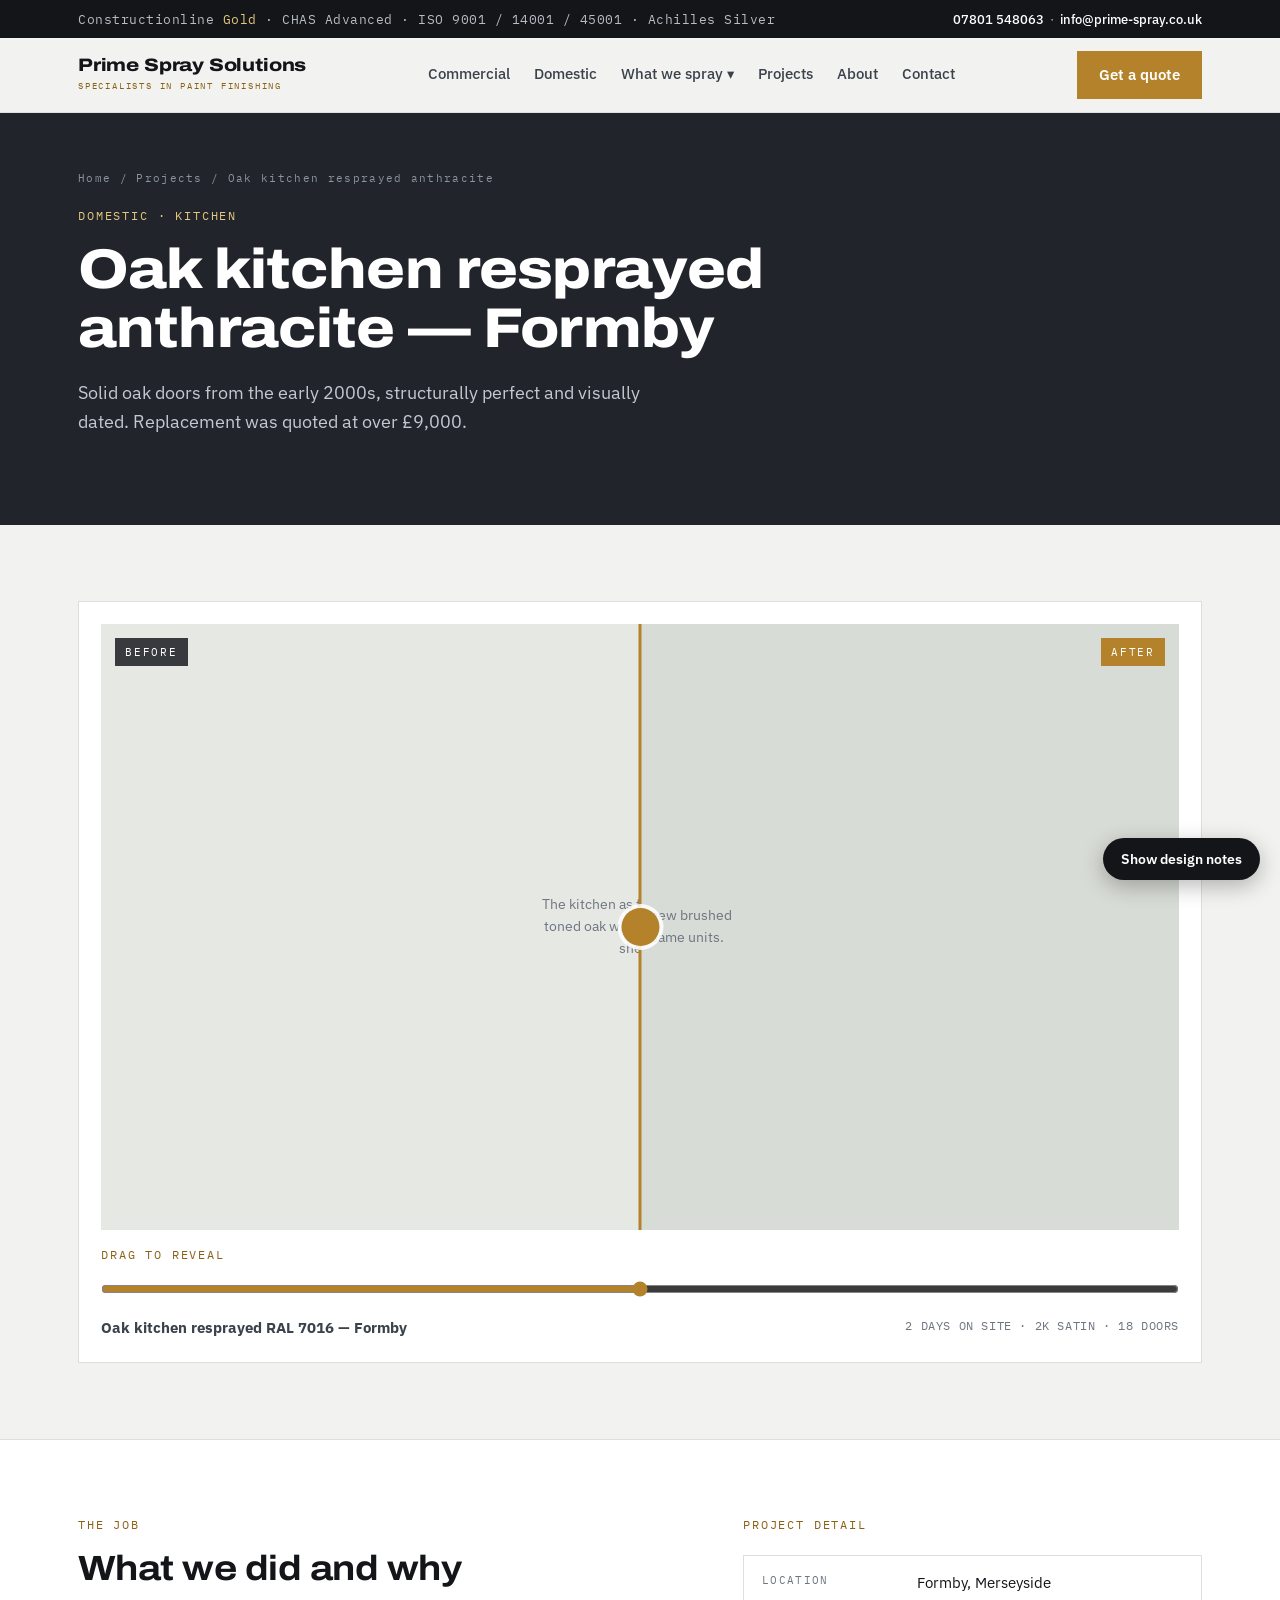
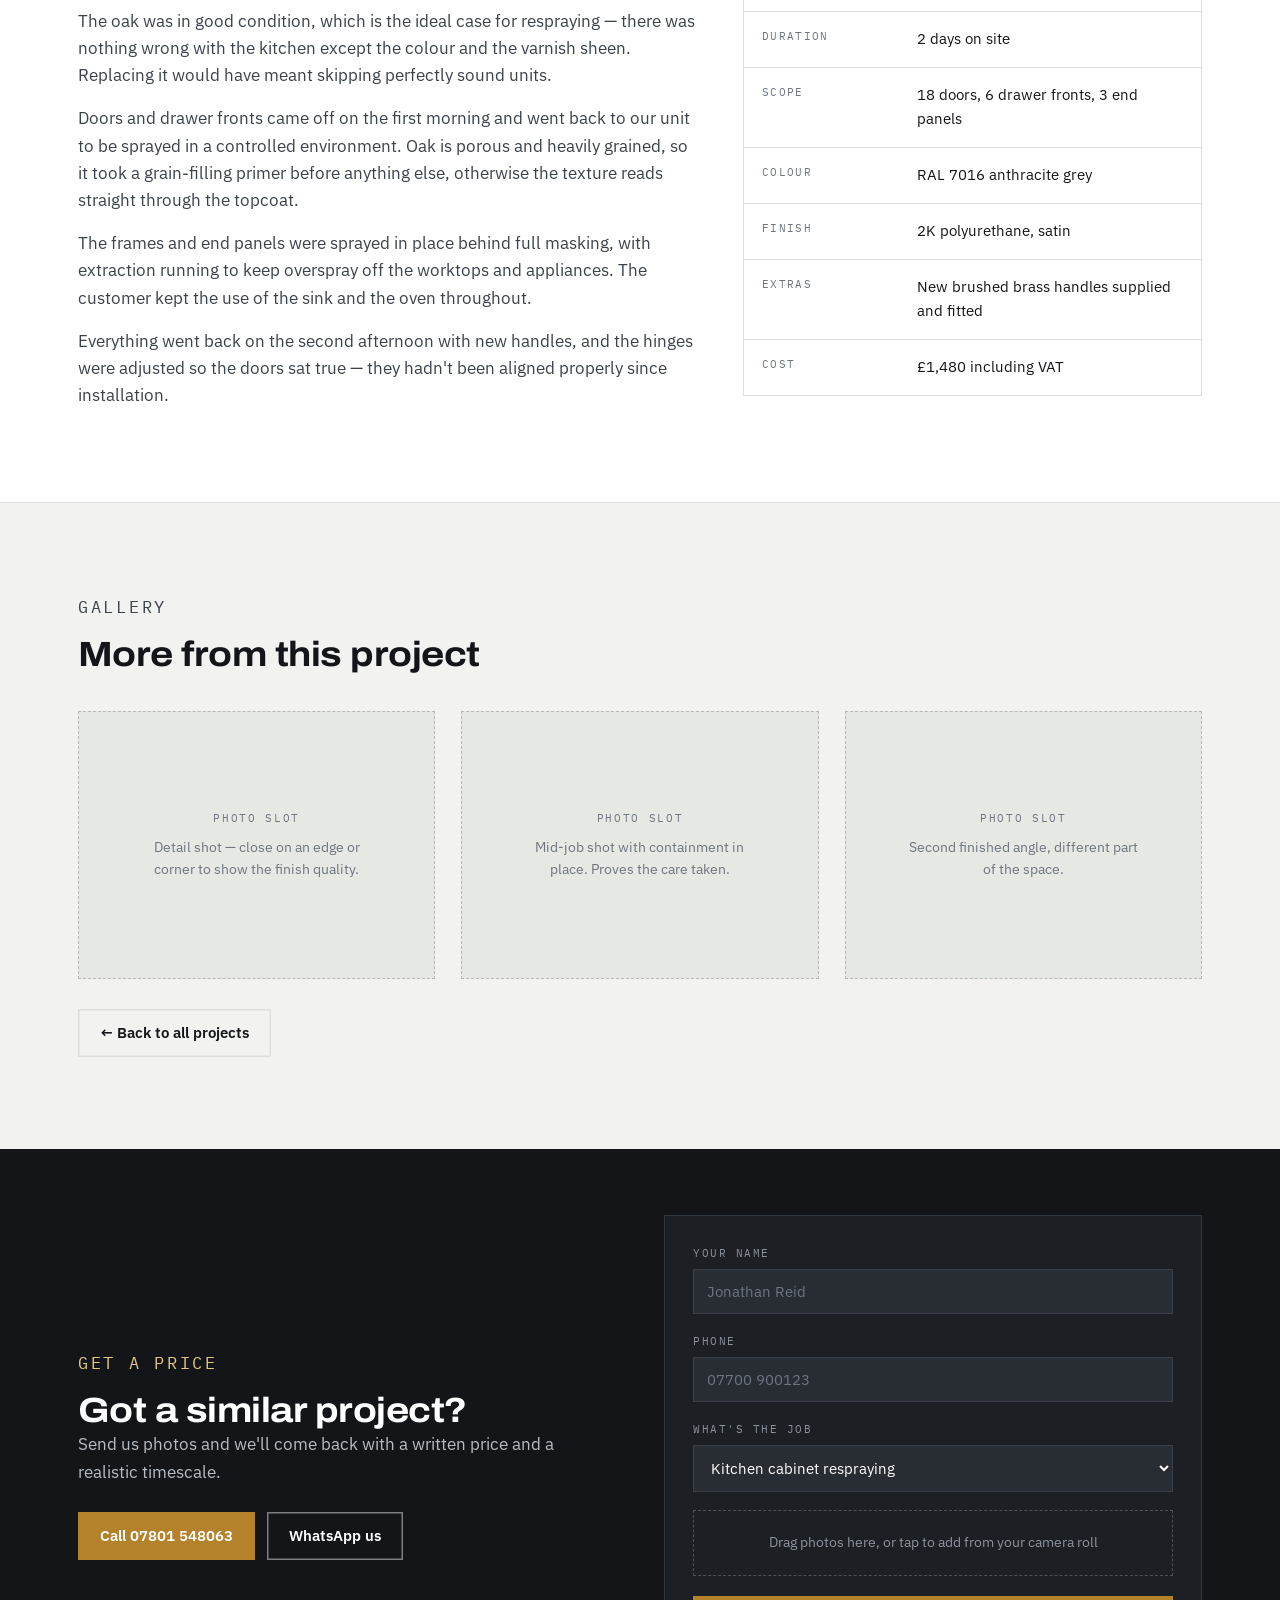
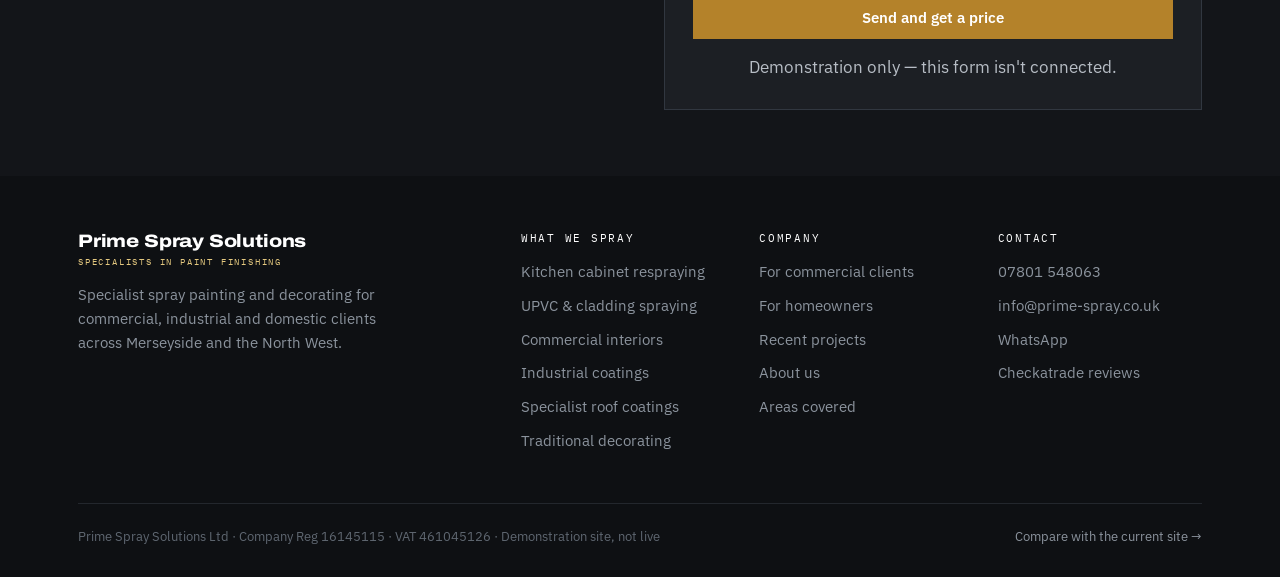
<file: project-formby-kitchen.html>
<!DOCTYPE html>
<html lang="en-GB">
<head>
<meta charset="utf-8">
<meta name="viewport" content="width=device-width, initial-scale=1">
<title>Oak kitchen resprayed anthracite — Prime Spray Solutions</title>
<meta name="description" content="Case study: solid oak kitchen resprayed to RAL 7016 anthracite in Formby, Merseyside. Two days on site, £1,480 including VAT.">
<link rel="canonical" href="https://prime-spray.co.uk/project-formby-kitchen.html">
<link rel="preconnect" href="https://fonts.googleapis.com">
<link rel="preconnect" href="https://fonts.gstatic.com" crossorigin>
<link href="https://fonts.googleapis.com/css2?family=Archivo:wdth,wght@100..125,400..800&family=IBM+Plex+Mono:wght@400;500&family=IBM+Plex+Sans:wght@400;500;600&display=swap" rel="stylesheet">
<style>
:root{
  --ink:#131519;
  --graphite:#21252B;
  --steel:#3B424B;
  --mute:#6D7580;
  --paper:#F2F3F1;
  --card:#FFFFFF;
  --line:#DDDFDA;
  --brass:#B4822A;
  --brass-deep:#8A6114;
  --brass-tint:#F7F0DF;
  --display:"Archivo",system-ui,sans-serif;
  --body:"IBM Plex Sans",system-ui,sans-serif;
  --mono:"IBM Plex Mono",ui-monospace,monospace;
  --wrap:1180px;
}
*{box-sizing:border-box}
html{scroll-behavior:smooth;scroll-padding-top:96px}
@media (prefers-reduced-motion:reduce){html{scroll-behavior:auto}*{animation-duration:.001ms!important;transition-duration:.001ms!important}}
body{margin:0;background:var(--paper);color:var(--ink);font-family:var(--body);font-size:16px;line-height:1.65;-webkit-font-smoothing:antialiased}
img{max-width:100%}
a{color:inherit}
.wrap{max-width:var(--wrap);margin:0 auto;padding:0 28px}
.narrow{max-width:820px}
h1,h2,h3,h4{font-family:var(--display);font-weight:700;font-stretch:112%;letter-spacing:-.015em;line-height:1.1;margin:0}
h1{font-size:clamp(32px,4.8vw,56px);font-weight:800;line-height:1.06}
h2{font-size:clamp(24px,3.1vw,35px)}
h3{font-size:19px;letter-spacing:-.005em}
h4{font-size:16px}
p{margin:0 0 1rem}
.eyebrow{font-family:var(--mono);font-size:11.5px;letter-spacing:.16em;text-transform:uppercase;color:var(--brass-deep);margin:0 0 14px}
.eyebrow.light{color:#E4C87F}
:focus-visible{outline:2.5px solid var(--brass);outline-offset:3px}
.sr{position:absolute;width:1px;height:1px;overflow:hidden;clip:rect(0 0 0 0)}

/* notes */
.note{display:none;font-family:var(--mono);font-size:12.5px;line-height:1.6;background:#FFF8E4;border-left:3px solid var(--brass);color:#5C4310;padding:12px 16px;margin:0 0 24px}
body.notes-on .note{display:block}
.note b{font-weight:500;color:var(--brass-deep)}
.notebar{position:fixed;right:20px;bottom:20px;z-index:120}
.notebar button{font-family:var(--body);font-size:13.5px;font-weight:600;background:var(--ink);color:#fff;border:0;padding:12px 18px;border-radius:100px;cursor:pointer;box-shadow:0 6px 22px rgba(0,0,0,.28)}
.notebar button:hover{background:var(--steel)}

/* util bar */
.util{background:var(--ink);color:#B7BDC5;font-size:12.5px}
.util .wrap{display:flex;justify-content:space-between;align-items:center;gap:16px;min-height:38px;flex-wrap:wrap}
.util .accs{font-family:var(--mono);letter-spacing:.04em}
.util .accs b{color:#E4C87F;font-weight:400}
.util a{color:#fff;text-decoration:none;font-weight:500}
.util a:hover{color:#E4C87F}

/* header */
header{position:sticky;top:0;z-index:100;background:rgba(242,243,241,.95);backdrop-filter:blur(8px);border-bottom:1px solid var(--line)}
header .wrap{display:flex;align-items:center;justify-content:space-between;gap:20px;min-height:74px}
.brand{text-decoration:none;display:block;flex-shrink:0}
.brand .name{font-family:var(--display);font-weight:800;font-stretch:118%;font-size:18px;letter-spacing:-.01em;line-height:1}
.brand .sub{font-family:var(--mono);font-size:9px;letter-spacing:.2em;color:var(--brass-deep);margin-top:5px}
nav.main{display:flex;align-items:center;gap:24px}
nav.main>a,.drop>button{font-family:var(--body);font-size:14.5px;font-weight:500;text-decoration:none;color:var(--steel);padding:6px 0;border:0;background:none;cursor:pointer;border-bottom:2px solid transparent}
nav.main>a:hover,.drop>button:hover{color:var(--ink);border-bottom-color:var(--brass)}
nav.main>a.active,.drop.active>button{color:var(--ink);border-bottom-color:var(--brass)}
.drop{position:relative}
.drop-menu{position:absolute;top:calc(100% + 14px);left:-16px;background:var(--card);border:1px solid var(--line);min-width:266px;padding:8px;box-shadow:0 14px 34px rgba(19,21,25,.13);display:none}
.drop.open .drop-menu{display:block}
.drop-menu a{display:flex;gap:11px;align-items:flex-start;text-decoration:none;padding:10px 12px;font-size:14.5px;color:var(--steel)}
.drop-menu a:hover{background:var(--brass-tint);color:var(--ink)}
.drop-menu .sq{width:11px;height:11px;margin-top:6px;flex-shrink:0}
.btn{display:inline-block;font-family:var(--body);font-size:14.5px;font-weight:600;text-decoration:none;padding:12px 22px;border:0;cursor:pointer;transition:background .15s}
.btn-primary{background:var(--brass);color:#fff}
.btn-primary:hover{background:var(--brass-deep)}
.btn-ghost{background:transparent;color:#fff;box-shadow:inset 0 0 0 1.5px rgba(255,255,255,.45)}
.btn-ghost:hover{background:rgba(255,255,255,.1)}
.btn-dark{background:var(--ink);color:#fff}
.btn-dark:hover{background:var(--steel)}
.btn-line{background:transparent;color:var(--ink);box-shadow:inset 0 0 0 1.5px var(--line)}
.btn-line:hover{box-shadow:inset 0 0 0 1.5px var(--brass);color:var(--brass-deep)}
.hdr-cta{display:flex;gap:10px;align-items:center;flex-shrink:0}
.burger{display:none;background:none;border:1px solid var(--line);padding:9px 13px;font-size:13px;cursor:pointer;font-family:var(--body)}
nav.mob{display:none;border-top:1px solid var(--line);background:var(--card);padding:10px 0}
nav.mob.open{display:block}
nav.mob a{display:block;padding:12px 28px;text-decoration:none;color:var(--steel);font-size:15px;border-bottom:1px solid var(--line)}

/* hero */
.hero{background:var(--graphite);color:#fff;padding:74px 0 0;position:relative}
.hero-grid{display:grid;grid-template-columns:1.05fr .95fr;gap:56px;align-items:center}
.hero h1,.hero h2{color:#fff}
.hero p.lede{font-size:18px;color:#C3C9D1;max-width:38ch;margin:20px 0 30px}
.hero-cta{display:flex;gap:12px;flex-wrap:wrap}
.page-hero{background:var(--graphite);color:#fff;padding:56px 0 60px}
.page-hero h1{color:#fff;max-width:19ch}
.page-hero p.lede{font-size:17.5px;color:#C3C9D1;max-width:56ch;margin:20px 0 28px}
.crumb{font-family:var(--mono);font-size:11px;letter-spacing:.12em;color:#8B939D;margin-bottom:20px}
.crumb a{color:#8B939D;text-decoration:none}
.crumb a:hover{color:#E4C87F}

/* photo placeholders */
.shot{background:#E6E8E4;border:1px dashed #B6BAB4;display:flex;flex-direction:column;align-items:center;justify-content:center;text-align:center;padding:26px;color:var(--mute)}
.shot.dark{background:#2C3138;border-color:#5A626C;color:#8B939D}
.shot .ph{font-family:var(--mono);font-size:10.5px;letter-spacing:.16em;margin-bottom:10px}
.shot .desc{font-size:14px;line-height:1.55;max-width:30ch}
.r43{aspect-ratio:4/3}.r54{aspect-ratio:5/4}.r169{aspect-ratio:16/9}.r11{aspect-ratio:1/1}

/* swatch strip */
.swatches{display:flex;margin-top:60px;border-top:1px solid rgba(255,255,255,.14)}
.sw{flex:1;padding:16px 14px 18px;border-right:1px solid rgba(255,255,255,.14);transition:flex .3s}
.sw:last-child{border-right:0}
.sw:hover{flex:1.5}
.sw .chip{height:34px;margin-bottom:12px}
.sw .code{font-family:var(--mono);font-size:11px;letter-spacing:.1em;color:#fff}
.sw .nm{font-size:12px;color:#98A0AA;margin-top:3px;white-space:nowrap}

/* trust */
.trust{background:var(--card);border-bottom:1px solid var(--line);padding:20px 0}
.trust .wrap{display:flex;flex-wrap:wrap;gap:10px;align-items:center;justify-content:center}
.badge{font-family:var(--mono);font-size:11.5px;letter-spacing:.06em;color:var(--steel);border:1px solid var(--line);padding:8px 14px;white-space:nowrap;text-decoration:none}
.badge.star{border-color:var(--brass);color:var(--brass-deep);background:var(--brass-tint)}

section{padding:76px 0}
section.tight{padding:52px 0}
.on-card{background:var(--card);border-top:1px solid var(--line);border-bottom:1px solid var(--line)}
.dark{background:var(--graphite);color:#fff}
.dark h2,.dark h3{color:#fff}
.dark .sec-head p{color:#BCC3CB}
.sec-head{max-width:64ch;margin-bottom:38px}
.sec-head p{color:var(--steel);font-size:17px;margin-top:14px}
.dark p{color:#C3C9D1}

/* tabs */
.tabs{display:flex;border:1px solid var(--line);background:var(--card);width:fit-content;margin-bottom:32px}
.tab{font-family:var(--body);font-size:15px;font-weight:600;padding:14px 28px;background:none;border:0;cursor:pointer;color:var(--mute);border-bottom:3px solid transparent}
.tab[aria-selected="true"]{color:var(--ink);border-bottom-color:var(--brass);background:var(--brass-tint)}
.panel[hidden]{display:none}

/* two-col */
.two{display:grid;grid-template-columns:1fr 1fr;gap:44px;align-items:start}
.two.wide-left{grid-template-columns:1.15fr .85fr}
.ticks{list-style:none;padding:0;margin:0 0 24px}
.ticks li{padding:13px 0 13px 30px;border-bottom:1px solid var(--line);position:relative;font-size:15.5px}
.ticks li::before{content:"";position:absolute;left:0;top:19px;width:13px;height:13px;background:var(--brass)}
.dark .ticks li{border-bottom-color:rgba(255,255,255,.14);color:#DDE1E6}

/* service grid */
.svc-grid{display:grid;grid-template-columns:repeat(auto-fit,minmax(258px,1fr));gap:1px;background:var(--line);border:1px solid var(--line)}
.svc{background:var(--card);padding:26px 24px 28px;text-decoration:none;color:inherit;display:block;transition:background .15s}
.svc:hover{background:var(--brass-tint)}
.svc .chip{height:8px;width:52px;margin-bottom:18px}
.svc h3{margin-bottom:8px}
.svc p{font-size:14.5px;color:var(--steel);margin:0 0 14px}
.svc .price{font-family:var(--mono);font-size:12.5px;color:var(--brass-deep);letter-spacing:.05em}

/* spec table */
.spec-table{width:100%;border-collapse:collapse;font-size:15px;background:var(--card);border:1px solid var(--line)}
.spec-table th,.spec-table td{text-align:left;padding:15px 18px;border-bottom:1px solid var(--line);vertical-align:top}
.spec-table th{font-family:var(--mono);font-size:11px;letter-spacing:.12em;text-transform:uppercase;color:var(--mute);font-weight:400;width:34%}
.spec-table tr:last-child th,.spec-table tr:last-child td{border-bottom:0}

/* price panel */
.price-panel{background:var(--brass-tint);border:1px solid #E8DCBE;padding:28px}
.price-panel .big{font-family:var(--display);font-weight:800;font-stretch:118%;font-size:38px;line-height:1;color:var(--brass-deep)}
.price-panel .unit{font-family:var(--mono);font-size:11.5px;letter-spacing:.14em;color:var(--brass-deep);margin-bottom:14px}
.price-panel p{font-size:14.5px;color:#5C4310;margin:14px 0 18px}

/* before after */
.ba-wrap{background:var(--card);border:1px solid var(--line);padding:22px}
.ba{position:relative;aspect-ratio:16/9;overflow:hidden;background:#E6E8E4;user-select:none;cursor:ew-resize}
.ba .side{position:absolute;inset:0;display:flex;flex-direction:column;align-items:center;justify-content:center;text-align:center;padding:24px;color:var(--mute)}
.ba .after{background:#D8DCD6}
.ba .tag{font-family:var(--mono);font-size:11px;letter-spacing:.16em;position:absolute;top:14px;padding:5px 10px;background:rgba(19,21,25,.82);color:#fff}
.ba .before .tag{left:14px}
.ba .after .tag{right:14px;background:var(--brass)}
.ba .desc{font-size:14px;max-width:26ch;line-height:1.55}
.ba-handle{position:absolute;top:0;bottom:0;left:50%;width:3px;background:var(--brass);transform:translateX(-1.5px);pointer-events:none}
.ba-handle::after{content:"";position:absolute;top:50%;left:50%;width:38px;height:38px;margin:-19px 0 0 -19px;background:var(--brass);border-radius:50%;box-shadow:0 0 0 4px rgba(255,255,255,.85)}
.ba-range{width:100%;margin:16px 0 0;accent-color:var(--brass)}
.ba-meta{display:flex;justify-content:space-between;gap:16px;flex-wrap:wrap;margin-top:12px;font-size:14.5px;color:var(--steel)}
.ba-meta .spec{font-family:var(--mono);font-size:12px;color:var(--mute);letter-spacing:.05em}

/* steps */
.steps{display:grid;grid-template-columns:repeat(auto-fit,minmax(228px,1fr));gap:28px}
.step .n{font-family:var(--mono);font-size:12px;letter-spacing:.16em;color:var(--brass-deep);padding-bottom:12px;border-bottom:2px solid var(--brass);display:block;margin-bottom:16px}
.step p{font-size:15px;color:var(--steel);margin:8px 0 0}
.dark .step .n{color:#E4C87F}
.dark .step p{color:#C3C9D1}

/* reviews */
.revs{display:grid;grid-template-columns:repeat(auto-fit,minmax(258px,1fr));gap:26px}
.rev{border-top:2px solid var(--brass);padding-top:18px}
.rev p{font-size:15.5px;line-height:1.7;margin-bottom:10px}
.dark .rev p{color:#DDE1E6}
.rev .who{font-family:var(--mono);font-size:11.5px;letter-spacing:.08em;color:var(--mute)}
.dark .rev .who{color:#969EA8}

/* project cards */
.proj-grid{display:grid;grid-template-columns:repeat(auto-fit,minmax(300px,1fr));gap:26px}
.proj{background:var(--card);border:1px solid var(--line);text-decoration:none;color:inherit;display:block;transition:border-color .15s}
.proj:hover{border-color:var(--brass)}
.proj .body{padding:20px 22px 24px}
.proj .kind{font-family:var(--mono);font-size:10.5px;letter-spacing:.14em;color:var(--brass-deep);margin-bottom:9px}
.proj h3{margin-bottom:8px;font-size:18px}
.proj p{font-size:14.5px;color:var(--steel);margin:0}
.proj .meta{font-family:var(--mono);font-size:11.5px;color:var(--mute);letter-spacing:.05em;margin-top:14px}

/* faq */
.faq{border-top:1px solid var(--line)}
.faq details{border-bottom:1px solid var(--line)}
.faq summary{cursor:pointer;padding:19px 0;font-size:16.5px;font-weight:500;list-style:none;display:flex;justify-content:space-between;gap:20px;align-items:center}
.faq summary::-webkit-details-marker{display:none}
.faq summary::after{content:"+";font-family:var(--mono);font-size:20px;color:var(--brass);flex-shrink:0}
.faq details[open] summary::after{content:"\2212"}
.faq p{font-size:15.5px;color:var(--steel);margin:0 0 20px;max-width:70ch}

/* areas */
.areas{display:flex;flex-wrap:wrap;gap:8px}
.areas a{font-size:14px;text-decoration:none;background:var(--card);border:1px solid var(--line);padding:9px 15px;color:var(--steel)}
.areas a:hover{border-color:var(--brass);color:var(--brass-deep)}

/* stats */
.stats{display:grid;grid-template-columns:repeat(auto-fit,minmax(170px,1fr));gap:1px;background:var(--line);border:1px solid var(--line)}
.stat{background:var(--card);padding:24px}
.stat .v{font-family:var(--display);font-weight:800;font-stretch:118%;font-size:34px;line-height:1;color:var(--ink)}
.stat .l{font-family:var(--mono);font-size:11px;letter-spacing:.12em;color:var(--mute);margin-top:10px;text-transform:uppercase}

/* quote */
.quote{background:var(--ink);color:#fff;padding:66px 0}
.quote h2{color:#fff}
.quote .inner{display:grid;grid-template-columns:1fr 1fr;gap:48px;align-items:center}
.quote p{color:#B7BDC5;font-size:17px}
.form{background:#1C1F24;border:1px solid #313740;padding:28px}
.form label{display:block;font-family:var(--mono);font-size:11px;letter-spacing:.14em;color:#8B939D;margin:0 0 7px}
.form input,.form select,.form textarea{width:100%;background:#282C33;border:1px solid #3A4049;color:#fff;font-family:var(--body);font-size:15px;padding:12px 13px;margin-bottom:18px}
.form input::placeholder,.form textarea::placeholder{color:#6D7580}
.form .err{color:#E39B8C;font-size:13px;margin:-12px 0 14px;display:none}
.drop-zone{border:1px dashed #4A515B;padding:20px;text-align:center;color:#8B939D;font-size:14px;margin-bottom:20px}
.form .btn{width:100%;text-align:center}
.form-note{font-size:13px;color:#7C848E;margin:14px 0 0;text-align:center}

/* footer */
footer{background:#0E1013;color:#8B939D;padding:56px 0 30px;font-size:14.5px}
.fgrid{display:grid;grid-template-columns:2fr 1fr 1fr 1fr;gap:34px;margin-bottom:40px}
footer h4{font-family:var(--mono);font-size:11px;letter-spacing:.16em;color:#fff;font-weight:400;margin:0 0 16px;font-stretch:100%}
footer ul{list-style:none;padding:0;margin:0}
footer li{margin-bottom:10px}
footer a{color:#8B939D;text-decoration:none}
footer a:hover{color:#E4C87F}
.legal{border-top:1px solid #23272D;padding-top:22px;font-size:12.5px;color:#5F6771;display:flex;justify-content:space-between;gap:20px;flex-wrap:wrap}

@media(max-width:980px){
  .hero-grid,.two,.two.wide-left,.quote .inner{grid-template-columns:1fr}
  .fgrid{grid-template-columns:1fr 1fr}
  .swatches{flex-wrap:wrap}
  .sw{flex:1 1 33%;border-bottom:1px solid rgba(255,255,255,.14)}
}
@media(max-width:820px){
  nav.main{display:none}
  .burger{display:block}
  .util .accs{display:none}
  section{padding:52px 0}
  .hero{padding-top:46px}
  .page-hero{padding:40px 0 44px}
}
@media(max-width:520px){
  .fgrid{grid-template-columns:1fr}
  .tabs{width:100%}
  .tab{flex:1;padding:13px 8px;font-size:14px}
  .spec-table th{width:42%}
}

</style>
</head>
<body>

<div class="notebar"><button id="noteBtn" type="button">Show design notes</button></div>

<div class="util">
  <div class="wrap">
    <div class="accs">Constructionline <b>Gold</b> · CHAS Advanced · ISO 9001 / 14001 / 45001 · Achilles Silver</div>
    <div><a href="tel:07801548063">07801 548063</a> &nbsp;·&nbsp; <a href="mailto:info@prime-spray.co.uk">info@prime-spray.co.uk</a></div>
  </div>
</div>

<header>
  <div class="wrap">
    <a class="brand" href="index.html">
      <div class="name">Prime Spray Solutions</div>
      <div class="sub">SPECIALISTS IN PAINT FINISHING</div>
    </a>
    <nav class="main">
        <a href="commercial.html">Commercial</a>
        <a href="domestic.html">Domestic</a>
        <div class="drop ">
          <button type="button" aria-haspopup="true">What we spray ▾</button>
          <div class="drop-menu">
          <a href="service-kitchens.html"><span class="sq" style="background:#383E42"></span>Kitchen cabinet respraying</a>
          <a href="service-upvc.html"><span class="sq" style="background:#F1F0EA;box-shadow:inset 0 0 0 1px var(--line)"></span>UPVC &amp; cladding spraying</a>
          <a href="service-commercial-interiors.html"><span class="sq" style="background:#C5C7C4"></span>Commercial interiors</a>
          <a href="service-industrial.html"><span class="sq" style="background:#14487A"></span>Industrial coatings</a>
          <a href="service-roof-coatings.html"><span class="sq" style="background:#2F4538"></span>Specialist roof coatings</a>
          <a href="service-decorating.html"><span class="sq" style="background:#B4822A"></span>Traditional decorating</a>
          </div>
        </div>
        <a href="projects.html">Projects</a>
        <a href="about.html">About</a>
        <a href="contact.html">Contact</a>
    </nav>
    <div class="hdr-cta">
      <button class="burger" id="burger" type="button">Menu</button>
      <a class="btn btn-primary" href="contact.html">Get a quote</a>
    </div>
  </div>
  <nav class="mob" id="mobnav">
      <a href="index.html">Home</a>
      <a href="commercial.html">Commercial</a>
      <a href="domestic.html">Domestic</a>
      <a href="service-kitchens.html">Kitchen cabinet respraying</a>
      <a href="service-upvc.html">UPVC &amp; cladding spraying</a>
      <a href="service-commercial-interiors.html">Commercial interiors</a>
      <a href="service-industrial.html">Industrial coatings</a>
      <a href="service-roof-coatings.html">Specialist roof coatings</a>
      <a href="service-decorating.html">Traditional decorating</a>
      <a href="projects.html">Projects</a>
      <a href="about.html">About</a>
      <a href="contact.html">Contact</a>
  </nav>
</header>

<main>

<div class="page-hero">
  <div class="wrap">
    <div class="crumb"><a href="index.html">Home</a> / <a href="projects.html">Projects</a> / Oak kitchen resprayed anthracite</div>
    <p class="eyebrow light">DOMESTIC · KITCHEN</p>
    <h1>Oak kitchen resprayed anthracite — Formby</h1>
    <p class="lede">Solid oak doors from the early 2000s, structurally perfect and visually dated. Replacement was quoted at over £9,000.</p>
  </div>
</div>

<section>
  <div class="wrap">
    <div class="ba-wrap">
      <div class="ba">
        <div class="side before"><span class="tag">BEFORE</span><div class="desc">The kitchen as found — orange-toned oak with a heavy varnish sheen.</div></div>
        <div class="side after"><span class="tag">AFTER</span><div class="desc">RAL 7016 satin, new brushed brass handles, same units.</div></div>
        <div class="ba-handle"></div>
      </div>
      <label class="eyebrow" style="margin:16px 0 0;display:block">Drag to reveal</label>
      <input class="ba-range" type="range" min="0" max="100" value="50" aria-label="Reveal the after photo">
      <div class="ba-meta"><div><strong>Oak kitchen resprayed RAL 7016 — Formby</strong></div><div class="spec">2 DAYS ON SITE · 2K SATIN · 18 DOORS</div></div>
    </div>
  </div>
</section>

<section class="on-card">
  <div class="wrap">
    <div class="two wide-left">
      <div>
        <p class="eyebrow">The job</p>
        <h2>What we did and why</h2>
        <div style="margin-top:20px;font-size:16.5px;color:var(--steel)"><p>The oak was in good condition, which is the ideal case for respraying — there was nothing wrong with the kitchen except the colour and the varnish sheen. Replacing it would have meant skipping perfectly sound units.</p><p>Doors and drawer fronts came off on the first morning and went back to our unit to be sprayed in a controlled environment. Oak is porous and heavily grained, so it took a grain-filling primer before anything else, otherwise the texture reads straight through the topcoat.</p><p>The frames and end panels were sprayed in place behind full masking, with extraction running to keep overspray off the worktops and appliances. The customer kept the use of the sink and the oven throughout.</p><p>Everything went back on the second afternoon with new handles, and the hinges were adjusted so the doors sat true — they hadn't been aligned properly since installation.</p></div>
      </div>
      <div>
        <p class="eyebrow">Project detail</p>
        <table class="spec-table" style="margin-top:20px"><tr><th>Location</th><td>Formby, Merseyside</td></tr><tr><th>Duration</th><td>2 days on site</td></tr><tr><th>Scope</th><td>18 doors, 6 drawer fronts, 3 end panels</td></tr><tr><th>Colour</th><td>RAL 7016 anthracite grey</td></tr><tr><th>Finish</th><td>2K polyurethane, satin</td></tr><tr><th>Extras</th><td>New brushed brass handles supplied and fitted</td></tr><tr><th>Cost</th><td>£1,480 including VAT</td></tr></table>
      </div>
    </div>
  </div>
</section>

<section>
  <div class="wrap">
    <div class="sec-head"><p class="eyebrow">Gallery</p><h2>More from this project</h2></div>
    <div class="proj-grid"><div class="shot r43 "><div class="ph">PHOTO SLOT</div><div class="desc">Detail shot — close on an edge or corner to show the finish quality.</div></div><div class="shot r43 "><div class="ph">PHOTO SLOT</div><div class="desc">Mid-job shot with containment in place. Proves the care taken.</div></div><div class="shot r43 "><div class="ph">PHOTO SLOT</div><div class="desc">Second finished angle, different part of the space.</div></div></div>
    <p style="margin-top:30px"><a class="btn btn-line" href="projects.html">← Back to all projects</a></p>
  </div>
</section>

<div class="quote" id="quote">
  <div class="wrap">
    <div class="inner">
      <div>
        <p class="eyebrow light">Get a price</p>
        <h2>Got a similar project?</h2>
        <p>Send us photos and we'll come back with a written price and a realistic timescale.</p>
        <p style="margin-top:26px"><a class="btn btn-primary" href="tel:07801548063">Call 07801 548063</a> <a class="btn btn-ghost" href="https://wa.me/447801548063" target="_blank" rel="noopener" style="margin-left:8px">WhatsApp us</a></p>
      </div>
      <form class="form" id="quoteForm" novalidate>
        <label for="fname">YOUR NAME</label>
        <input id="fname" type="text" placeholder="Jonathan Reid">
        <div class="err" id="fnameErr">Enter your name so we know who we're quoting.</div>
        <label for="fphone">PHONE</label>
        <input id="fphone" type="tel" placeholder="07700 900123">
        <label for="fjob">WHAT'S THE JOB</label>
        <select id="fjob">
          <option>Kitchen cabinet respraying</option>
          <option>UPVC windows or doors</option>
          <option>Commercial interior</option>
          <option>Industrial coating</option>
          <option>Roof coating</option>
          <option>Traditional decorating</option>
        </select>
        <div class="drop-zone">Drag photos here, or tap to add from your camera roll</div>
        <button class="btn btn-primary" type="submit">Send and get a price</button>
        <p class="form-note">Demonstration only — this form isn't connected.</p>
      </form>
    </div>
  </div>
</div>


</main>

<footer>
  <div class="wrap">
    <div class="fgrid">
      <div>
        <div class="brand" style="margin-bottom:14px">
          <div class="name" style="color:#fff">Prime Spray Solutions</div>
          <div class="sub" style="color:#E4C87F">SPECIALISTS IN PAINT FINISHING</div>
        </div>
        <p style="max-width:34ch;margin:0">Specialist spray painting and decorating for commercial, industrial and domestic clients across Merseyside and the North West.</p>
      </div>
      <div>
        <h4>WHAT WE SPRAY</h4>
        <ul><li><a href="service-kitchens.html">Kitchen cabinet respraying</a></li>
          <li><a href="service-upvc.html">UPVC &amp; cladding spraying</a></li>
          <li><a href="service-commercial-interiors.html">Commercial interiors</a></li>
          <li><a href="service-industrial.html">Industrial coatings</a></li>
          <li><a href="service-roof-coatings.html">Specialist roof coatings</a></li>
          <li><a href="service-decorating.html">Traditional decorating</a></li></ul>
      </div>
      <div>
        <h4>COMPANY</h4>
        <ul>
          <li><a href="commercial.html">For commercial clients</a></li>
          <li><a href="domestic.html">For homeowners</a></li>
          <li><a href="projects.html">Recent projects</a></li>
          <li><a href="about.html">About us</a></li>
          <li><a href="areas.html">Areas covered</a></li>
        </ul>
      </div>
      <div>
        <h4>CONTACT</h4>
        <ul>
          <li><a href="tel:07801548063">07801 548063</a></li>
          <li><a href="mailto:info@prime-spray.co.uk">info@prime-spray.co.uk</a></li>
          <li><a href="https://wa.me/447801548063" target="_blank" rel="noopener">WhatsApp</a></li>
          <li><a href="https://www.checkatrade.com/trades/primespraysolutions" target="_blank" rel="noopener">Checkatrade reviews</a></li>
        </ul>
      </div>
    </div>
    <div class="legal">
      <div>Prime Spray Solutions Ltd · Company Reg 16145115 · VAT 461045126 · Demonstration site, not live</div>
      <div><a href="https://prime-spray.co.uk/" target="_blank" rel="noopener">Compare with the current site →</a></div>
    </div>
  </div>
</footer>
<script>
(function(){
  var btn=document.getElementById('noteBtn');
  if(btn){
    if(sessionStorage.getItem('pssNotes')==='1'){
      document.body.classList.add('notes-on');btn.textContent='Hide design notes';
    }
    btn.addEventListener('click',function(){
      var on=document.body.classList.toggle('notes-on');
      btn.textContent=on?'Hide design notes':'Show design notes';
      sessionStorage.setItem('pssNotes',on?'1':'0');
    });
  }

  var drop=document.querySelector('.drop');
  if(drop){
    var dbtn=drop.querySelector('button');
    dbtn.addEventListener('click',function(e){e.stopPropagation();drop.classList.toggle('open');});
    document.addEventListener('click',function(){drop.classList.remove('open');});
    document.addEventListener('keydown',function(e){if(e.key==='Escape')drop.classList.remove('open');});
  }

  var burger=document.getElementById('burger'),mob=document.getElementById('mobnav');
  if(burger&&mob){burger.addEventListener('click',function(){mob.classList.toggle('open');});}

  var tabs=document.querySelectorAll('[role="tab"]');
  if(tabs.length){
    tabs.forEach(function(t){
      t.addEventListener('click',function(){
        tabs.forEach(function(x){
          var sel=(x===t);
          x.setAttribute('aria-selected',sel?'true':'false');
          document.getElementById(x.getAttribute('aria-controls')).hidden=!sel;
        });
      });
    });
  }

  document.querySelectorAll('.ba').forEach(function(ba){
    var after=ba.querySelector('.after'),
        handle=ba.querySelector('.ba-handle'),
        range=ba.parentNode.querySelector('.ba-range');
    function setPos(v){
      v=Math.max(0,Math.min(100,v));
      after.style.clipPath='inset(0 0 0 '+v+'%)';
      handle.style.left=v+'%';
    }
    function fromEvent(e){
      var r=ba.getBoundingClientRect();
      var x=(e.touches?e.touches[0].clientX:e.clientX)-r.left;
      var v=Math.round(x/r.width*100);
      if(range)range.value=v;
      setPos(v);
    }
    if(range)range.addEventListener('input',function(){setPos(parseFloat(range.value));});
    var dragging=false;
    ba.addEventListener('mousedown',function(e){dragging=true;fromEvent(e);e.preventDefault();});
    window.addEventListener('mousemove',function(e){if(dragging)fromEvent(e);});
    window.addEventListener('mouseup',function(){dragging=false;});
    ba.addEventListener('touchstart',function(e){fromEvent(e);},{passive:true});
    ba.addEventListener('touchmove',function(e){fromEvent(e);},{passive:true});
    setPos(50);
  });

  var form=document.getElementById('quoteForm');
  if(form){
    form.addEventListener('submit',function(e){
      e.preventDefault();
      var n=form.querySelector('#fname'),err=form.querySelector('#fnameErr');
      if(!n.value.trim()){
        err.style.display='block';n.style.borderColor='#C86B5A';n.focus();return;
      }
      err.style.display='none';n.style.borderColor='#3A4049';
      alert('Demonstration only \u2014 this form is not connected to anything yet.');
    });
    form.querySelector('#fname').addEventListener('input',function(){
      form.querySelector('#fnameErr').style.display='none';
      this.style.borderColor='#3A4049';
    });
  }
})();

</script>
</body>
</html>
</file>
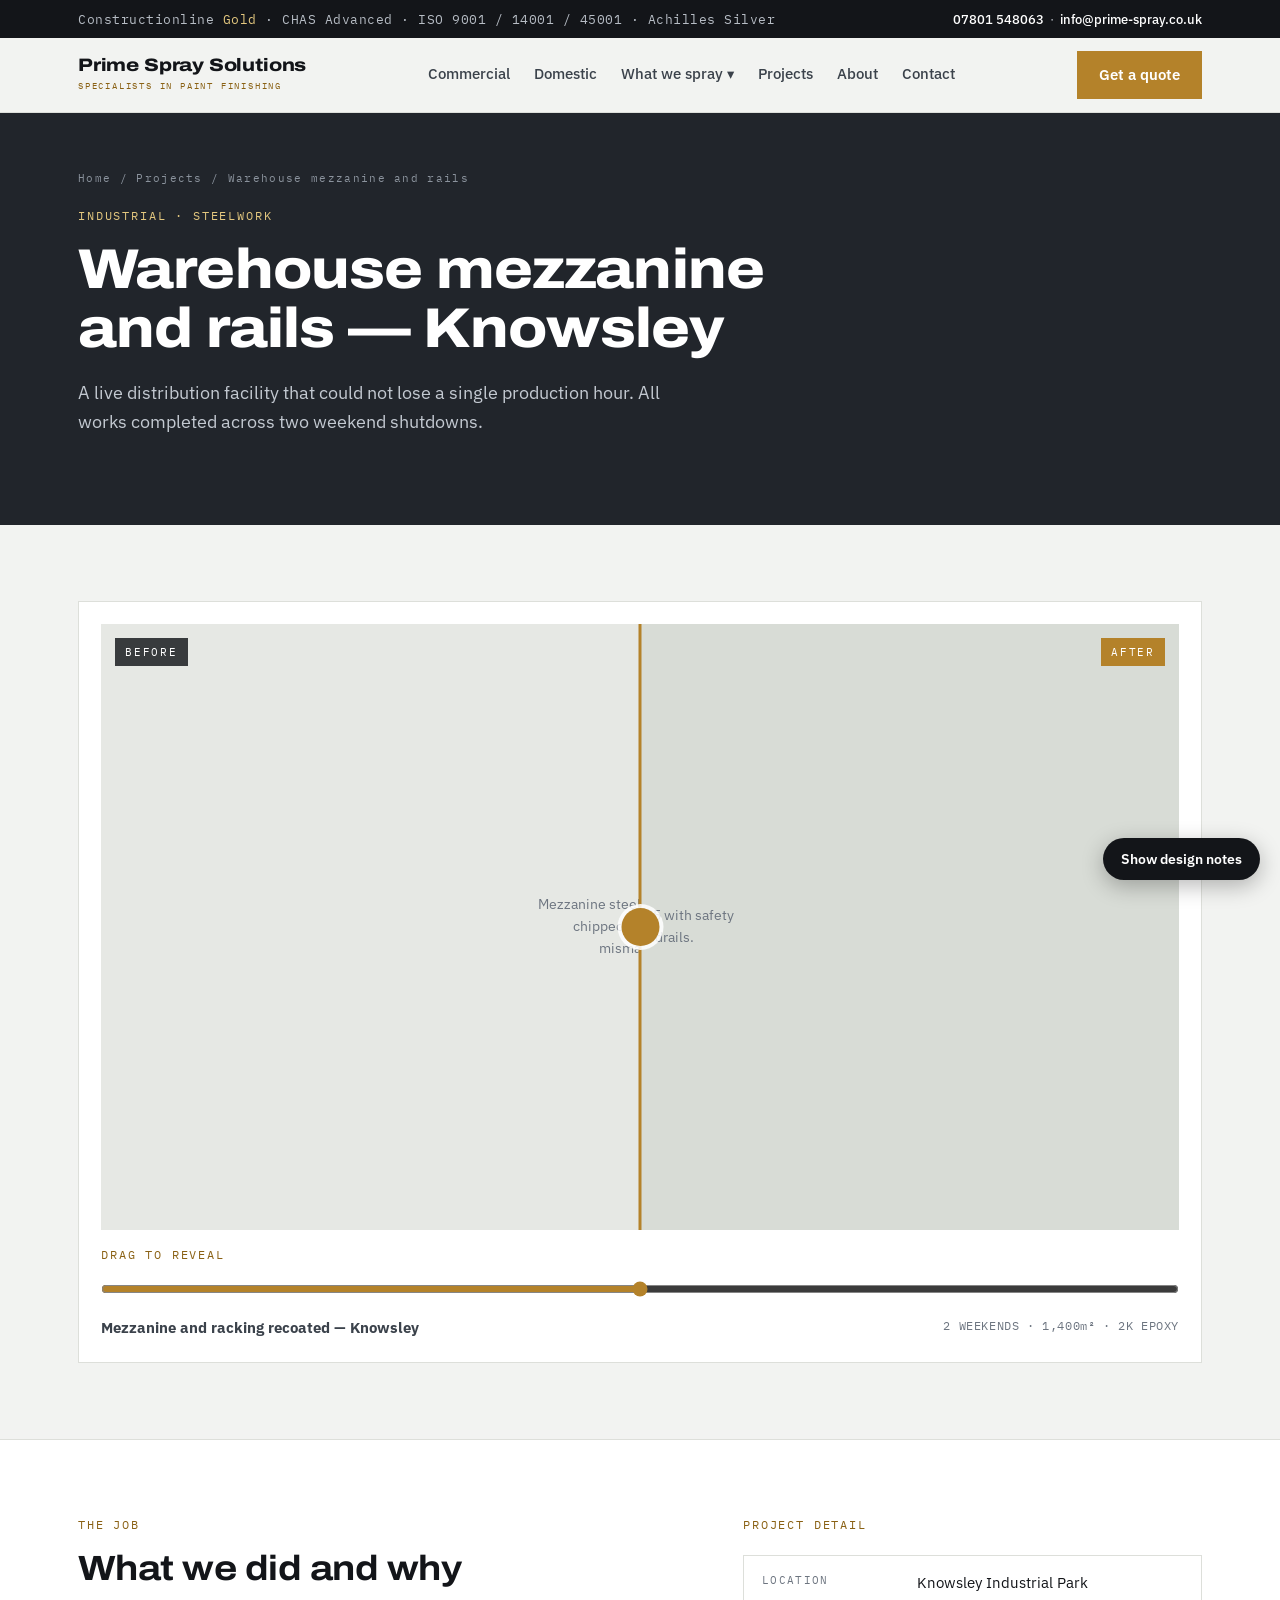
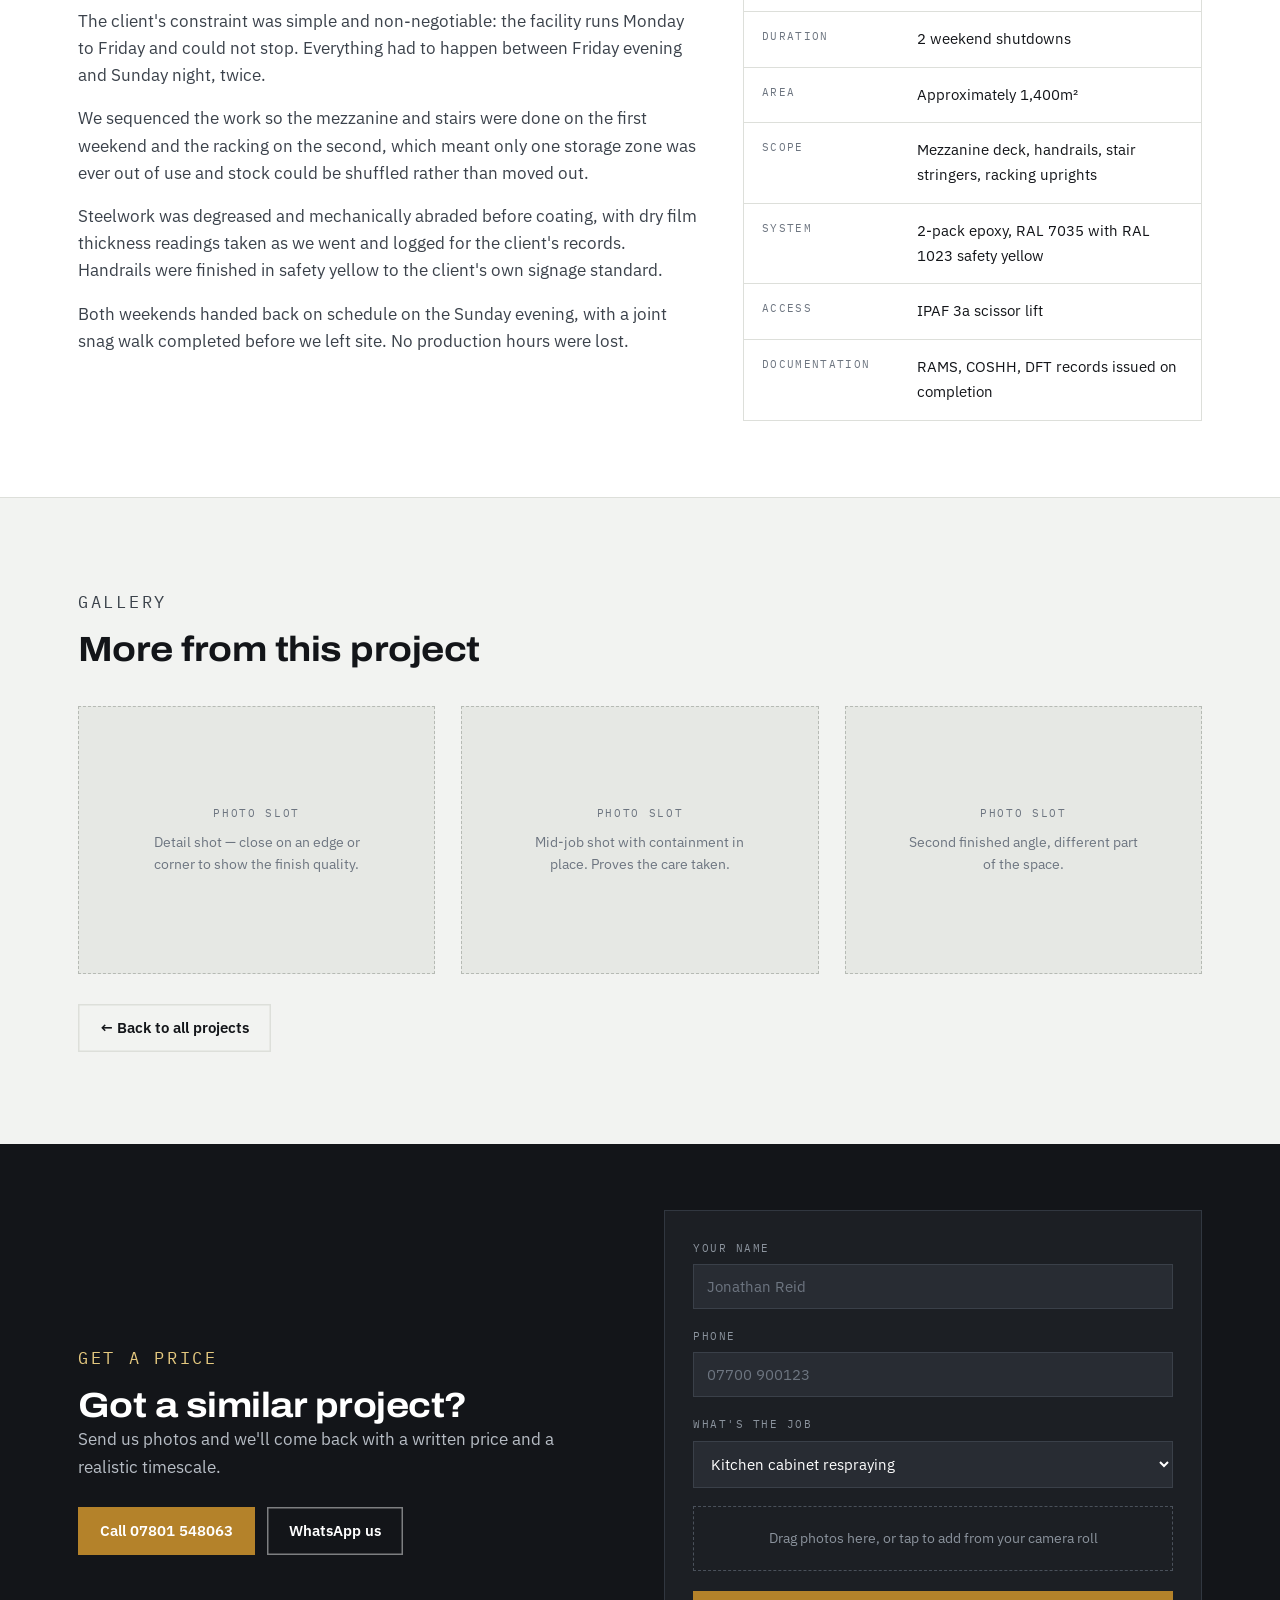
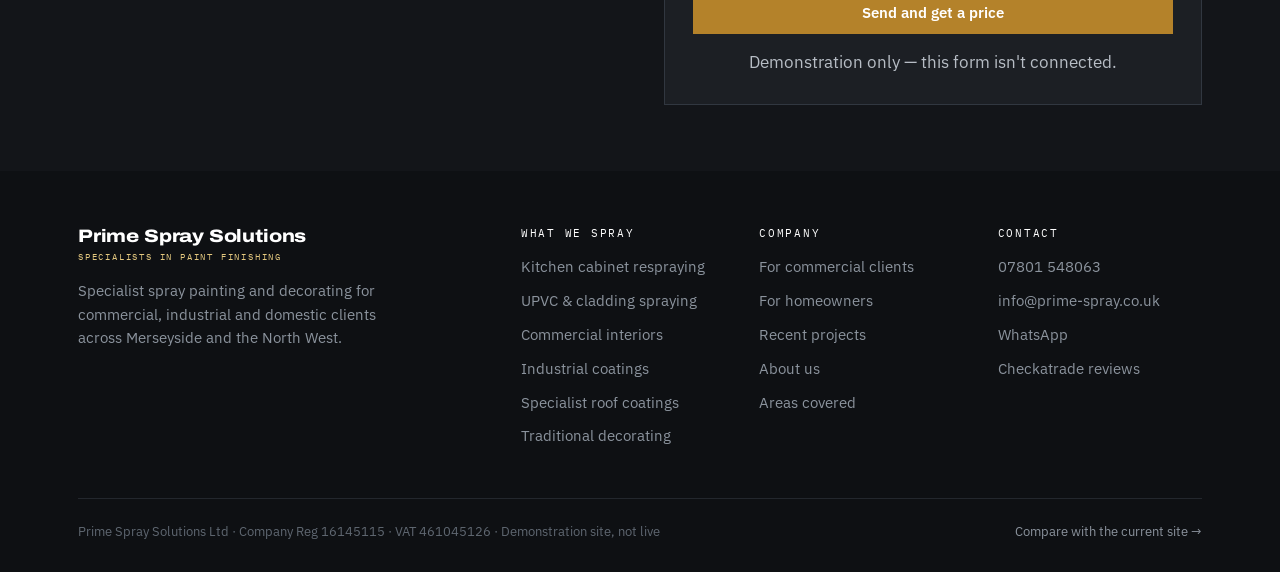
<file: project-knowsley-warehouse.html>
<!DOCTYPE html>
<html lang="en-GB">
<head>
<meta charset="utf-8">
<meta name="viewport" content="width=device-width, initial-scale=1">
<title>Warehouse mezzanine and rails — Prime Spray Solutions</title>
<meta name="description" content="Case study: warehouse mezzanine and racking recoated across two weekend shutdowns in Knowsley, with zero lost production hours.">
<link rel="canonical" href="https://prime-spray.co.uk/project-knowsley-warehouse.html">
<link rel="preconnect" href="https://fonts.googleapis.com">
<link rel="preconnect" href="https://fonts.gstatic.com" crossorigin>
<link href="https://fonts.googleapis.com/css2?family=Archivo:wdth,wght@100..125,400..800&family=IBM+Plex+Mono:wght@400;500&family=IBM+Plex+Sans:wght@400;500;600&display=swap" rel="stylesheet">
<style>
:root{
  --ink:#131519;
  --graphite:#21252B;
  --steel:#3B424B;
  --mute:#6D7580;
  --paper:#F2F3F1;
  --card:#FFFFFF;
  --line:#DDDFDA;
  --brass:#B4822A;
  --brass-deep:#8A6114;
  --brass-tint:#F7F0DF;
  --display:"Archivo",system-ui,sans-serif;
  --body:"IBM Plex Sans",system-ui,sans-serif;
  --mono:"IBM Plex Mono",ui-monospace,monospace;
  --wrap:1180px;
}
*{box-sizing:border-box}
html{scroll-behavior:smooth;scroll-padding-top:96px}
@media (prefers-reduced-motion:reduce){html{scroll-behavior:auto}*{animation-duration:.001ms!important;transition-duration:.001ms!important}}
body{margin:0;background:var(--paper);color:var(--ink);font-family:var(--body);font-size:16px;line-height:1.65;-webkit-font-smoothing:antialiased}
img{max-width:100%}
a{color:inherit}
.wrap{max-width:var(--wrap);margin:0 auto;padding:0 28px}
.narrow{max-width:820px}
h1,h2,h3,h4{font-family:var(--display);font-weight:700;font-stretch:112%;letter-spacing:-.015em;line-height:1.1;margin:0}
h1{font-size:clamp(32px,4.8vw,56px);font-weight:800;line-height:1.06}
h2{font-size:clamp(24px,3.1vw,35px)}
h3{font-size:19px;letter-spacing:-.005em}
h4{font-size:16px}
p{margin:0 0 1rem}
.eyebrow{font-family:var(--mono);font-size:11.5px;letter-spacing:.16em;text-transform:uppercase;color:var(--brass-deep);margin:0 0 14px}
.eyebrow.light{color:#E4C87F}
:focus-visible{outline:2.5px solid var(--brass);outline-offset:3px}
.sr{position:absolute;width:1px;height:1px;overflow:hidden;clip:rect(0 0 0 0)}

/* notes */
.note{display:none;font-family:var(--mono);font-size:12.5px;line-height:1.6;background:#FFF8E4;border-left:3px solid var(--brass);color:#5C4310;padding:12px 16px;margin:0 0 24px}
body.notes-on .note{display:block}
.note b{font-weight:500;color:var(--brass-deep)}
.notebar{position:fixed;right:20px;bottom:20px;z-index:120}
.notebar button{font-family:var(--body);font-size:13.5px;font-weight:600;background:var(--ink);color:#fff;border:0;padding:12px 18px;border-radius:100px;cursor:pointer;box-shadow:0 6px 22px rgba(0,0,0,.28)}
.notebar button:hover{background:var(--steel)}

/* util bar */
.util{background:var(--ink);color:#B7BDC5;font-size:12.5px}
.util .wrap{display:flex;justify-content:space-between;align-items:center;gap:16px;min-height:38px;flex-wrap:wrap}
.util .accs{font-family:var(--mono);letter-spacing:.04em}
.util .accs b{color:#E4C87F;font-weight:400}
.util a{color:#fff;text-decoration:none;font-weight:500}
.util a:hover{color:#E4C87F}

/* header */
header{position:sticky;top:0;z-index:100;background:rgba(242,243,241,.95);backdrop-filter:blur(8px);border-bottom:1px solid var(--line)}
header .wrap{display:flex;align-items:center;justify-content:space-between;gap:20px;min-height:74px}
.brand{text-decoration:none;display:block;flex-shrink:0}
.brand .name{font-family:var(--display);font-weight:800;font-stretch:118%;font-size:18px;letter-spacing:-.01em;line-height:1}
.brand .sub{font-family:var(--mono);font-size:9px;letter-spacing:.2em;color:var(--brass-deep);margin-top:5px}
nav.main{display:flex;align-items:center;gap:24px}
nav.main>a,.drop>button{font-family:var(--body);font-size:14.5px;font-weight:500;text-decoration:none;color:var(--steel);padding:6px 0;border:0;background:none;cursor:pointer;border-bottom:2px solid transparent}
nav.main>a:hover,.drop>button:hover{color:var(--ink);border-bottom-color:var(--brass)}
nav.main>a.active,.drop.active>button{color:var(--ink);border-bottom-color:var(--brass)}
.drop{position:relative}
.drop-menu{position:absolute;top:calc(100% + 14px);left:-16px;background:var(--card);border:1px solid var(--line);min-width:266px;padding:8px;box-shadow:0 14px 34px rgba(19,21,25,.13);display:none}
.drop.open .drop-menu{display:block}
.drop-menu a{display:flex;gap:11px;align-items:flex-start;text-decoration:none;padding:10px 12px;font-size:14.5px;color:var(--steel)}
.drop-menu a:hover{background:var(--brass-tint);color:var(--ink)}
.drop-menu .sq{width:11px;height:11px;margin-top:6px;flex-shrink:0}
.btn{display:inline-block;font-family:var(--body);font-size:14.5px;font-weight:600;text-decoration:none;padding:12px 22px;border:0;cursor:pointer;transition:background .15s}
.btn-primary{background:var(--brass);color:#fff}
.btn-primary:hover{background:var(--brass-deep)}
.btn-ghost{background:transparent;color:#fff;box-shadow:inset 0 0 0 1.5px rgba(255,255,255,.45)}
.btn-ghost:hover{background:rgba(255,255,255,.1)}
.btn-dark{background:var(--ink);color:#fff}
.btn-dark:hover{background:var(--steel)}
.btn-line{background:transparent;color:var(--ink);box-shadow:inset 0 0 0 1.5px var(--line)}
.btn-line:hover{box-shadow:inset 0 0 0 1.5px var(--brass);color:var(--brass-deep)}
.hdr-cta{display:flex;gap:10px;align-items:center;flex-shrink:0}
.burger{display:none;background:none;border:1px solid var(--line);padding:9px 13px;font-size:13px;cursor:pointer;font-family:var(--body)}
nav.mob{display:none;border-top:1px solid var(--line);background:var(--card);padding:10px 0}
nav.mob.open{display:block}
nav.mob a{display:block;padding:12px 28px;text-decoration:none;color:var(--steel);font-size:15px;border-bottom:1px solid var(--line)}

/* hero */
.hero{background:var(--graphite);color:#fff;padding:74px 0 0;position:relative}
.hero-grid{display:grid;grid-template-columns:1.05fr .95fr;gap:56px;align-items:center}
.hero h1,.hero h2{color:#fff}
.hero p.lede{font-size:18px;color:#C3C9D1;max-width:38ch;margin:20px 0 30px}
.hero-cta{display:flex;gap:12px;flex-wrap:wrap}
.page-hero{background:var(--graphite);color:#fff;padding:56px 0 60px}
.page-hero h1{color:#fff;max-width:19ch}
.page-hero p.lede{font-size:17.5px;color:#C3C9D1;max-width:56ch;margin:20px 0 28px}
.crumb{font-family:var(--mono);font-size:11px;letter-spacing:.12em;color:#8B939D;margin-bottom:20px}
.crumb a{color:#8B939D;text-decoration:none}
.crumb a:hover{color:#E4C87F}

/* photo placeholders */
.shot{background:#E6E8E4;border:1px dashed #B6BAB4;display:flex;flex-direction:column;align-items:center;justify-content:center;text-align:center;padding:26px;color:var(--mute)}
.shot.dark{background:#2C3138;border-color:#5A626C;color:#8B939D}
.shot .ph{font-family:var(--mono);font-size:10.5px;letter-spacing:.16em;margin-bottom:10px}
.shot .desc{font-size:14px;line-height:1.55;max-width:30ch}
.r43{aspect-ratio:4/3}.r54{aspect-ratio:5/4}.r169{aspect-ratio:16/9}.r11{aspect-ratio:1/1}

/* swatch strip */
.swatches{display:flex;margin-top:60px;border-top:1px solid rgba(255,255,255,.14)}
.sw{flex:1;padding:16px 14px 18px;border-right:1px solid rgba(255,255,255,.14);transition:flex .3s}
.sw:last-child{border-right:0}
.sw:hover{flex:1.5}
.sw .chip{height:34px;margin-bottom:12px}
.sw .code{font-family:var(--mono);font-size:11px;letter-spacing:.1em;color:#fff}
.sw .nm{font-size:12px;color:#98A0AA;margin-top:3px;white-space:nowrap}

/* trust */
.trust{background:var(--card);border-bottom:1px solid var(--line);padding:20px 0}
.trust .wrap{display:flex;flex-wrap:wrap;gap:10px;align-items:center;justify-content:center}
.badge{font-family:var(--mono);font-size:11.5px;letter-spacing:.06em;color:var(--steel);border:1px solid var(--line);padding:8px 14px;white-space:nowrap;text-decoration:none}
.badge.star{border-color:var(--brass);color:var(--brass-deep);background:var(--brass-tint)}

section{padding:76px 0}
section.tight{padding:52px 0}
.on-card{background:var(--card);border-top:1px solid var(--line);border-bottom:1px solid var(--line)}
.dark{background:var(--graphite);color:#fff}
.dark h2,.dark h3{color:#fff}
.dark .sec-head p{color:#BCC3CB}
.sec-head{max-width:64ch;margin-bottom:38px}
.sec-head p{color:var(--steel);font-size:17px;margin-top:14px}
.dark p{color:#C3C9D1}

/* tabs */
.tabs{display:flex;border:1px solid var(--line);background:var(--card);width:fit-content;margin-bottom:32px}
.tab{font-family:var(--body);font-size:15px;font-weight:600;padding:14px 28px;background:none;border:0;cursor:pointer;color:var(--mute);border-bottom:3px solid transparent}
.tab[aria-selected="true"]{color:var(--ink);border-bottom-color:var(--brass);background:var(--brass-tint)}
.panel[hidden]{display:none}

/* two-col */
.two{display:grid;grid-template-columns:1fr 1fr;gap:44px;align-items:start}
.two.wide-left{grid-template-columns:1.15fr .85fr}
.ticks{list-style:none;padding:0;margin:0 0 24px}
.ticks li{padding:13px 0 13px 30px;border-bottom:1px solid var(--line);position:relative;font-size:15.5px}
.ticks li::before{content:"";position:absolute;left:0;top:19px;width:13px;height:13px;background:var(--brass)}
.dark .ticks li{border-bottom-color:rgba(255,255,255,.14);color:#DDE1E6}

/* service grid */
.svc-grid{display:grid;grid-template-columns:repeat(auto-fit,minmax(258px,1fr));gap:1px;background:var(--line);border:1px solid var(--line)}
.svc{background:var(--card);padding:26px 24px 28px;text-decoration:none;color:inherit;display:block;transition:background .15s}
.svc:hover{background:var(--brass-tint)}
.svc .chip{height:8px;width:52px;margin-bottom:18px}
.svc h3{margin-bottom:8px}
.svc p{font-size:14.5px;color:var(--steel);margin:0 0 14px}
.svc .price{font-family:var(--mono);font-size:12.5px;color:var(--brass-deep);letter-spacing:.05em}

/* spec table */
.spec-table{width:100%;border-collapse:collapse;font-size:15px;background:var(--card);border:1px solid var(--line)}
.spec-table th,.spec-table td{text-align:left;padding:15px 18px;border-bottom:1px solid var(--line);vertical-align:top}
.spec-table th{font-family:var(--mono);font-size:11px;letter-spacing:.12em;text-transform:uppercase;color:var(--mute);font-weight:400;width:34%}
.spec-table tr:last-child th,.spec-table tr:last-child td{border-bottom:0}

/* price panel */
.price-panel{background:var(--brass-tint);border:1px solid #E8DCBE;padding:28px}
.price-panel .big{font-family:var(--display);font-weight:800;font-stretch:118%;font-size:38px;line-height:1;color:var(--brass-deep)}
.price-panel .unit{font-family:var(--mono);font-size:11.5px;letter-spacing:.14em;color:var(--brass-deep);margin-bottom:14px}
.price-panel p{font-size:14.5px;color:#5C4310;margin:14px 0 18px}

/* before after */
.ba-wrap{background:var(--card);border:1px solid var(--line);padding:22px}
.ba{position:relative;aspect-ratio:16/9;overflow:hidden;background:#E6E8E4;user-select:none;cursor:ew-resize}
.ba .side{position:absolute;inset:0;display:flex;flex-direction:column;align-items:center;justify-content:center;text-align:center;padding:24px;color:var(--mute)}
.ba .after{background:#D8DCD6}
.ba .tag{font-family:var(--mono);font-size:11px;letter-spacing:.16em;position:absolute;top:14px;padding:5px 10px;background:rgba(19,21,25,.82);color:#fff}
.ba .before .tag{left:14px}
.ba .after .tag{right:14px;background:var(--brass)}
.ba .desc{font-size:14px;max-width:26ch;line-height:1.55}
.ba-handle{position:absolute;top:0;bottom:0;left:50%;width:3px;background:var(--brass);transform:translateX(-1.5px);pointer-events:none}
.ba-handle::after{content:"";position:absolute;top:50%;left:50%;width:38px;height:38px;margin:-19px 0 0 -19px;background:var(--brass);border-radius:50%;box-shadow:0 0 0 4px rgba(255,255,255,.85)}
.ba-range{width:100%;margin:16px 0 0;accent-color:var(--brass)}
.ba-meta{display:flex;justify-content:space-between;gap:16px;flex-wrap:wrap;margin-top:12px;font-size:14.5px;color:var(--steel)}
.ba-meta .spec{font-family:var(--mono);font-size:12px;color:var(--mute);letter-spacing:.05em}

/* steps */
.steps{display:grid;grid-template-columns:repeat(auto-fit,minmax(228px,1fr));gap:28px}
.step .n{font-family:var(--mono);font-size:12px;letter-spacing:.16em;color:var(--brass-deep);padding-bottom:12px;border-bottom:2px solid var(--brass);display:block;margin-bottom:16px}
.step p{font-size:15px;color:var(--steel);margin:8px 0 0}
.dark .step .n{color:#E4C87F}
.dark .step p{color:#C3C9D1}

/* reviews */
.revs{display:grid;grid-template-columns:repeat(auto-fit,minmax(258px,1fr));gap:26px}
.rev{border-top:2px solid var(--brass);padding-top:18px}
.rev p{font-size:15.5px;line-height:1.7;margin-bottom:10px}
.dark .rev p{color:#DDE1E6}
.rev .who{font-family:var(--mono);font-size:11.5px;letter-spacing:.08em;color:var(--mute)}
.dark .rev .who{color:#969EA8}

/* project cards */
.proj-grid{display:grid;grid-template-columns:repeat(auto-fit,minmax(300px,1fr));gap:26px}
.proj{background:var(--card);border:1px solid var(--line);text-decoration:none;color:inherit;display:block;transition:border-color .15s}
.proj:hover{border-color:var(--brass)}
.proj .body{padding:20px 22px 24px}
.proj .kind{font-family:var(--mono);font-size:10.5px;letter-spacing:.14em;color:var(--brass-deep);margin-bottom:9px}
.proj h3{margin-bottom:8px;font-size:18px}
.proj p{font-size:14.5px;color:var(--steel);margin:0}
.proj .meta{font-family:var(--mono);font-size:11.5px;color:var(--mute);letter-spacing:.05em;margin-top:14px}

/* faq */
.faq{border-top:1px solid var(--line)}
.faq details{border-bottom:1px solid var(--line)}
.faq summary{cursor:pointer;padding:19px 0;font-size:16.5px;font-weight:500;list-style:none;display:flex;justify-content:space-between;gap:20px;align-items:center}
.faq summary::-webkit-details-marker{display:none}
.faq summary::after{content:"+";font-family:var(--mono);font-size:20px;color:var(--brass);flex-shrink:0}
.faq details[open] summary::after{content:"\2212"}
.faq p{font-size:15.5px;color:var(--steel);margin:0 0 20px;max-width:70ch}

/* areas */
.areas{display:flex;flex-wrap:wrap;gap:8px}
.areas a{font-size:14px;text-decoration:none;background:var(--card);border:1px solid var(--line);padding:9px 15px;color:var(--steel)}
.areas a:hover{border-color:var(--brass);color:var(--brass-deep)}

/* stats */
.stats{display:grid;grid-template-columns:repeat(auto-fit,minmax(170px,1fr));gap:1px;background:var(--line);border:1px solid var(--line)}
.stat{background:var(--card);padding:24px}
.stat .v{font-family:var(--display);font-weight:800;font-stretch:118%;font-size:34px;line-height:1;color:var(--ink)}
.stat .l{font-family:var(--mono);font-size:11px;letter-spacing:.12em;color:var(--mute);margin-top:10px;text-transform:uppercase}

/* quote */
.quote{background:var(--ink);color:#fff;padding:66px 0}
.quote h2{color:#fff}
.quote .inner{display:grid;grid-template-columns:1fr 1fr;gap:48px;align-items:center}
.quote p{color:#B7BDC5;font-size:17px}
.form{background:#1C1F24;border:1px solid #313740;padding:28px}
.form label{display:block;font-family:var(--mono);font-size:11px;letter-spacing:.14em;color:#8B939D;margin:0 0 7px}
.form input,.form select,.form textarea{width:100%;background:#282C33;border:1px solid #3A4049;color:#fff;font-family:var(--body);font-size:15px;padding:12px 13px;margin-bottom:18px}
.form input::placeholder,.form textarea::placeholder{color:#6D7580}
.form .err{color:#E39B8C;font-size:13px;margin:-12px 0 14px;display:none}
.drop-zone{border:1px dashed #4A515B;padding:20px;text-align:center;color:#8B939D;font-size:14px;margin-bottom:20px}
.form .btn{width:100%;text-align:center}
.form-note{font-size:13px;color:#7C848E;margin:14px 0 0;text-align:center}

/* footer */
footer{background:#0E1013;color:#8B939D;padding:56px 0 30px;font-size:14.5px}
.fgrid{display:grid;grid-template-columns:2fr 1fr 1fr 1fr;gap:34px;margin-bottom:40px}
footer h4{font-family:var(--mono);font-size:11px;letter-spacing:.16em;color:#fff;font-weight:400;margin:0 0 16px;font-stretch:100%}
footer ul{list-style:none;padding:0;margin:0}
footer li{margin-bottom:10px}
footer a{color:#8B939D;text-decoration:none}
footer a:hover{color:#E4C87F}
.legal{border-top:1px solid #23272D;padding-top:22px;font-size:12.5px;color:#5F6771;display:flex;justify-content:space-between;gap:20px;flex-wrap:wrap}

@media(max-width:980px){
  .hero-grid,.two,.two.wide-left,.quote .inner{grid-template-columns:1fr}
  .fgrid{grid-template-columns:1fr 1fr}
  .swatches{flex-wrap:wrap}
  .sw{flex:1 1 33%;border-bottom:1px solid rgba(255,255,255,.14)}
}
@media(max-width:820px){
  nav.main{display:none}
  .burger{display:block}
  .util .accs{display:none}
  section{padding:52px 0}
  .hero{padding-top:46px}
  .page-hero{padding:40px 0 44px}
}
@media(max-width:520px){
  .fgrid{grid-template-columns:1fr}
  .tabs{width:100%}
  .tab{flex:1;padding:13px 8px;font-size:14px}
  .spec-table th{width:42%}
}

</style>
</head>
<body>

<div class="notebar"><button id="noteBtn" type="button">Show design notes</button></div>

<div class="util">
  <div class="wrap">
    <div class="accs">Constructionline <b>Gold</b> · CHAS Advanced · ISO 9001 / 14001 / 45001 · Achilles Silver</div>
    <div><a href="tel:07801548063">07801 548063</a> &nbsp;·&nbsp; <a href="mailto:info@prime-spray.co.uk">info@prime-spray.co.uk</a></div>
  </div>
</div>

<header>
  <div class="wrap">
    <a class="brand" href="index.html">
      <div class="name">Prime Spray Solutions</div>
      <div class="sub">SPECIALISTS IN PAINT FINISHING</div>
    </a>
    <nav class="main">
        <a href="commercial.html">Commercial</a>
        <a href="domestic.html">Domestic</a>
        <div class="drop ">
          <button type="button" aria-haspopup="true">What we spray ▾</button>
          <div class="drop-menu">
          <a href="service-kitchens.html"><span class="sq" style="background:#383E42"></span>Kitchen cabinet respraying</a>
          <a href="service-upvc.html"><span class="sq" style="background:#F1F0EA;box-shadow:inset 0 0 0 1px var(--line)"></span>UPVC &amp; cladding spraying</a>
          <a href="service-commercial-interiors.html"><span class="sq" style="background:#C5C7C4"></span>Commercial interiors</a>
          <a href="service-industrial.html"><span class="sq" style="background:#14487A"></span>Industrial coatings</a>
          <a href="service-roof-coatings.html"><span class="sq" style="background:#2F4538"></span>Specialist roof coatings</a>
          <a href="service-decorating.html"><span class="sq" style="background:#B4822A"></span>Traditional decorating</a>
          </div>
        </div>
        <a href="projects.html">Projects</a>
        <a href="about.html">About</a>
        <a href="contact.html">Contact</a>
    </nav>
    <div class="hdr-cta">
      <button class="burger" id="burger" type="button">Menu</button>
      <a class="btn btn-primary" href="contact.html">Get a quote</a>
    </div>
  </div>
  <nav class="mob" id="mobnav">
      <a href="index.html">Home</a>
      <a href="commercial.html">Commercial</a>
      <a href="domestic.html">Domestic</a>
      <a href="service-kitchens.html">Kitchen cabinet respraying</a>
      <a href="service-upvc.html">UPVC &amp; cladding spraying</a>
      <a href="service-commercial-interiors.html">Commercial interiors</a>
      <a href="service-industrial.html">Industrial coatings</a>
      <a href="service-roof-coatings.html">Specialist roof coatings</a>
      <a href="service-decorating.html">Traditional decorating</a>
      <a href="projects.html">Projects</a>
      <a href="about.html">About</a>
      <a href="contact.html">Contact</a>
  </nav>
</header>

<main>

<div class="page-hero">
  <div class="wrap">
    <div class="crumb"><a href="index.html">Home</a> / <a href="projects.html">Projects</a> / Warehouse mezzanine and rails</div>
    <p class="eyebrow light">INDUSTRIAL · STEELWORK</p>
    <h1>Warehouse mezzanine and rails — Knowsley</h1>
    <p class="lede">A live distribution facility that could not lose a single production hour. All works completed across two weekend shutdowns.</p>
  </div>
</div>

<section>
  <div class="wrap">
    <div class="ba-wrap">
      <div class="ba">
        <div class="side before"><span class="tag">BEFORE</span><div class="desc">Mezzanine steelwork as found — chipped, patched and mismatched.</div></div>
        <div class="side after"><span class="tag">AFTER</span><div class="desc">Uniform RAL 7035 with safety yellow handrails.</div></div>
        <div class="ba-handle"></div>
      </div>
      <label class="eyebrow" style="margin:16px 0 0;display:block">Drag to reveal</label>
      <input class="ba-range" type="range" min="0" max="100" value="50" aria-label="Reveal the after photo">
      <div class="ba-meta"><div><strong>Mezzanine and racking recoated — Knowsley</strong></div><div class="spec">2 WEEKENDS · 1,400m² · 2K EPOXY</div></div>
    </div>
  </div>
</section>

<section class="on-card">
  <div class="wrap">
    <div class="two wide-left">
      <div>
        <p class="eyebrow">The job</p>
        <h2>What we did and why</h2>
        <div style="margin-top:20px;font-size:16.5px;color:var(--steel)"><p>The client's constraint was simple and non-negotiable: the facility runs Monday to Friday and could not stop. Everything had to happen between Friday evening and Sunday night, twice.</p><p>We sequenced the work so the mezzanine and stairs were done on the first weekend and the racking on the second, which meant only one storage zone was ever out of use and stock could be shuffled rather than moved out.</p><p>Steelwork was degreased and mechanically abraded before coating, with dry film thickness readings taken as we went and logged for the client's records. Handrails were finished in safety yellow to the client's own signage standard.</p><p>Both weekends handed back on schedule on the Sunday evening, with a joint snag walk completed before we left site. No production hours were lost.</p></div>
      </div>
      <div>
        <p class="eyebrow">Project detail</p>
        <table class="spec-table" style="margin-top:20px"><tr><th>Location</th><td>Knowsley Industrial Park</td></tr><tr><th>Duration</th><td>2 weekend shutdowns</td></tr><tr><th>Area</th><td>Approximately 1,400m²</td></tr><tr><th>Scope</th><td>Mezzanine deck, handrails, stair stringers, racking uprights</td></tr><tr><th>System</th><td>2-pack epoxy, RAL 7035 with RAL 1023 safety yellow</td></tr><tr><th>Access</th><td>IPAF 3a scissor lift</td></tr><tr><th>Documentation</th><td>RAMS, COSHH, DFT records issued on completion</td></tr></table>
      </div>
    </div>
  </div>
</section>

<section>
  <div class="wrap">
    <div class="sec-head"><p class="eyebrow">Gallery</p><h2>More from this project</h2></div>
    <div class="proj-grid"><div class="shot r43 "><div class="ph">PHOTO SLOT</div><div class="desc">Detail shot — close on an edge or corner to show the finish quality.</div></div><div class="shot r43 "><div class="ph">PHOTO SLOT</div><div class="desc">Mid-job shot with containment in place. Proves the care taken.</div></div><div class="shot r43 "><div class="ph">PHOTO SLOT</div><div class="desc">Second finished angle, different part of the space.</div></div></div>
    <p style="margin-top:30px"><a class="btn btn-line" href="projects.html">← Back to all projects</a></p>
  </div>
</section>

<div class="quote" id="quote">
  <div class="wrap">
    <div class="inner">
      <div>
        <p class="eyebrow light">Get a price</p>
        <h2>Got a similar project?</h2>
        <p>Send us photos and we'll come back with a written price and a realistic timescale.</p>
        <p style="margin-top:26px"><a class="btn btn-primary" href="tel:07801548063">Call 07801 548063</a> <a class="btn btn-ghost" href="https://wa.me/447801548063" target="_blank" rel="noopener" style="margin-left:8px">WhatsApp us</a></p>
      </div>
      <form class="form" id="quoteForm" novalidate>
        <label for="fname">YOUR NAME</label>
        <input id="fname" type="text" placeholder="Jonathan Reid">
        <div class="err" id="fnameErr">Enter your name so we know who we're quoting.</div>
        <label for="fphone">PHONE</label>
        <input id="fphone" type="tel" placeholder="07700 900123">
        <label for="fjob">WHAT'S THE JOB</label>
        <select id="fjob">
          <option>Kitchen cabinet respraying</option>
          <option>UPVC windows or doors</option>
          <option>Commercial interior</option>
          <option>Industrial coating</option>
          <option>Roof coating</option>
          <option>Traditional decorating</option>
        </select>
        <div class="drop-zone">Drag photos here, or tap to add from your camera roll</div>
        <button class="btn btn-primary" type="submit">Send and get a price</button>
        <p class="form-note">Demonstration only — this form isn't connected.</p>
      </form>
    </div>
  </div>
</div>


</main>

<footer>
  <div class="wrap">
    <div class="fgrid">
      <div>
        <div class="brand" style="margin-bottom:14px">
          <div class="name" style="color:#fff">Prime Spray Solutions</div>
          <div class="sub" style="color:#E4C87F">SPECIALISTS IN PAINT FINISHING</div>
        </div>
        <p style="max-width:34ch;margin:0">Specialist spray painting and decorating for commercial, industrial and domestic clients across Merseyside and the North West.</p>
      </div>
      <div>
        <h4>WHAT WE SPRAY</h4>
        <ul><li><a href="service-kitchens.html">Kitchen cabinet respraying</a></li>
          <li><a href="service-upvc.html">UPVC &amp; cladding spraying</a></li>
          <li><a href="service-commercial-interiors.html">Commercial interiors</a></li>
          <li><a href="service-industrial.html">Industrial coatings</a></li>
          <li><a href="service-roof-coatings.html">Specialist roof coatings</a></li>
          <li><a href="service-decorating.html">Traditional decorating</a></li></ul>
      </div>
      <div>
        <h4>COMPANY</h4>
        <ul>
          <li><a href="commercial.html">For commercial clients</a></li>
          <li><a href="domestic.html">For homeowners</a></li>
          <li><a href="projects.html">Recent projects</a></li>
          <li><a href="about.html">About us</a></li>
          <li><a href="areas.html">Areas covered</a></li>
        </ul>
      </div>
      <div>
        <h4>CONTACT</h4>
        <ul>
          <li><a href="tel:07801548063">07801 548063</a></li>
          <li><a href="mailto:info@prime-spray.co.uk">info@prime-spray.co.uk</a></li>
          <li><a href="https://wa.me/447801548063" target="_blank" rel="noopener">WhatsApp</a></li>
          <li><a href="https://www.checkatrade.com/trades/primespraysolutions" target="_blank" rel="noopener">Checkatrade reviews</a></li>
        </ul>
      </div>
    </div>
    <div class="legal">
      <div>Prime Spray Solutions Ltd · Company Reg 16145115 · VAT 461045126 · Demonstration site, not live</div>
      <div><a href="https://prime-spray.co.uk/" target="_blank" rel="noopener">Compare with the current site →</a></div>
    </div>
  </div>
</footer>
<script>
(function(){
  var btn=document.getElementById('noteBtn');
  if(btn){
    if(sessionStorage.getItem('pssNotes')==='1'){
      document.body.classList.add('notes-on');btn.textContent='Hide design notes';
    }
    btn.addEventListener('click',function(){
      var on=document.body.classList.toggle('notes-on');
      btn.textContent=on?'Hide design notes':'Show design notes';
      sessionStorage.setItem('pssNotes',on?'1':'0');
    });
  }

  var drop=document.querySelector('.drop');
  if(drop){
    var dbtn=drop.querySelector('button');
    dbtn.addEventListener('click',function(e){e.stopPropagation();drop.classList.toggle('open');});
    document.addEventListener('click',function(){drop.classList.remove('open');});
    document.addEventListener('keydown',function(e){if(e.key==='Escape')drop.classList.remove('open');});
  }

  var burger=document.getElementById('burger'),mob=document.getElementById('mobnav');
  if(burger&&mob){burger.addEventListener('click',function(){mob.classList.toggle('open');});}

  var tabs=document.querySelectorAll('[role="tab"]');
  if(tabs.length){
    tabs.forEach(function(t){
      t.addEventListener('click',function(){
        tabs.forEach(function(x){
          var sel=(x===t);
          x.setAttribute('aria-selected',sel?'true':'false');
          document.getElementById(x.getAttribute('aria-controls')).hidden=!sel;
        });
      });
    });
  }

  document.querySelectorAll('.ba').forEach(function(ba){
    var after=ba.querySelector('.after'),
        handle=ba.querySelector('.ba-handle'),
        range=ba.parentNode.querySelector('.ba-range');
    function setPos(v){
      v=Math.max(0,Math.min(100,v));
      after.style.clipPath='inset(0 0 0 '+v+'%)';
      handle.style.left=v+'%';
    }
    function fromEvent(e){
      var r=ba.getBoundingClientRect();
      var x=(e.touches?e.touches[0].clientX:e.clientX)-r.left;
      var v=Math.round(x/r.width*100);
      if(range)range.value=v;
      setPos(v);
    }
    if(range)range.addEventListener('input',function(){setPos(parseFloat(range.value));});
    var dragging=false;
    ba.addEventListener('mousedown',function(e){dragging=true;fromEvent(e);e.preventDefault();});
    window.addEventListener('mousemove',function(e){if(dragging)fromEvent(e);});
    window.addEventListener('mouseup',function(){dragging=false;});
    ba.addEventListener('touchstart',function(e){fromEvent(e);},{passive:true});
    ba.addEventListener('touchmove',function(e){fromEvent(e);},{passive:true});
    setPos(50);
  });

  var form=document.getElementById('quoteForm');
  if(form){
    form.addEventListener('submit',function(e){
      e.preventDefault();
      var n=form.querySelector('#fname'),err=form.querySelector('#fnameErr');
      if(!n.value.trim()){
        err.style.display='block';n.style.borderColor='#C86B5A';n.focus();return;
      }
      err.style.display='none';n.style.borderColor='#3A4049';
      alert('Demonstration only \u2014 this form is not connected to anything yet.');
    });
    form.querySelector('#fname').addEventListener('input',function(){
      form.querySelector('#fnameErr').style.display='none';
      this.style.borderColor='#3A4049';
    });
  }
})();

</script>
</body>
</html>
</file>
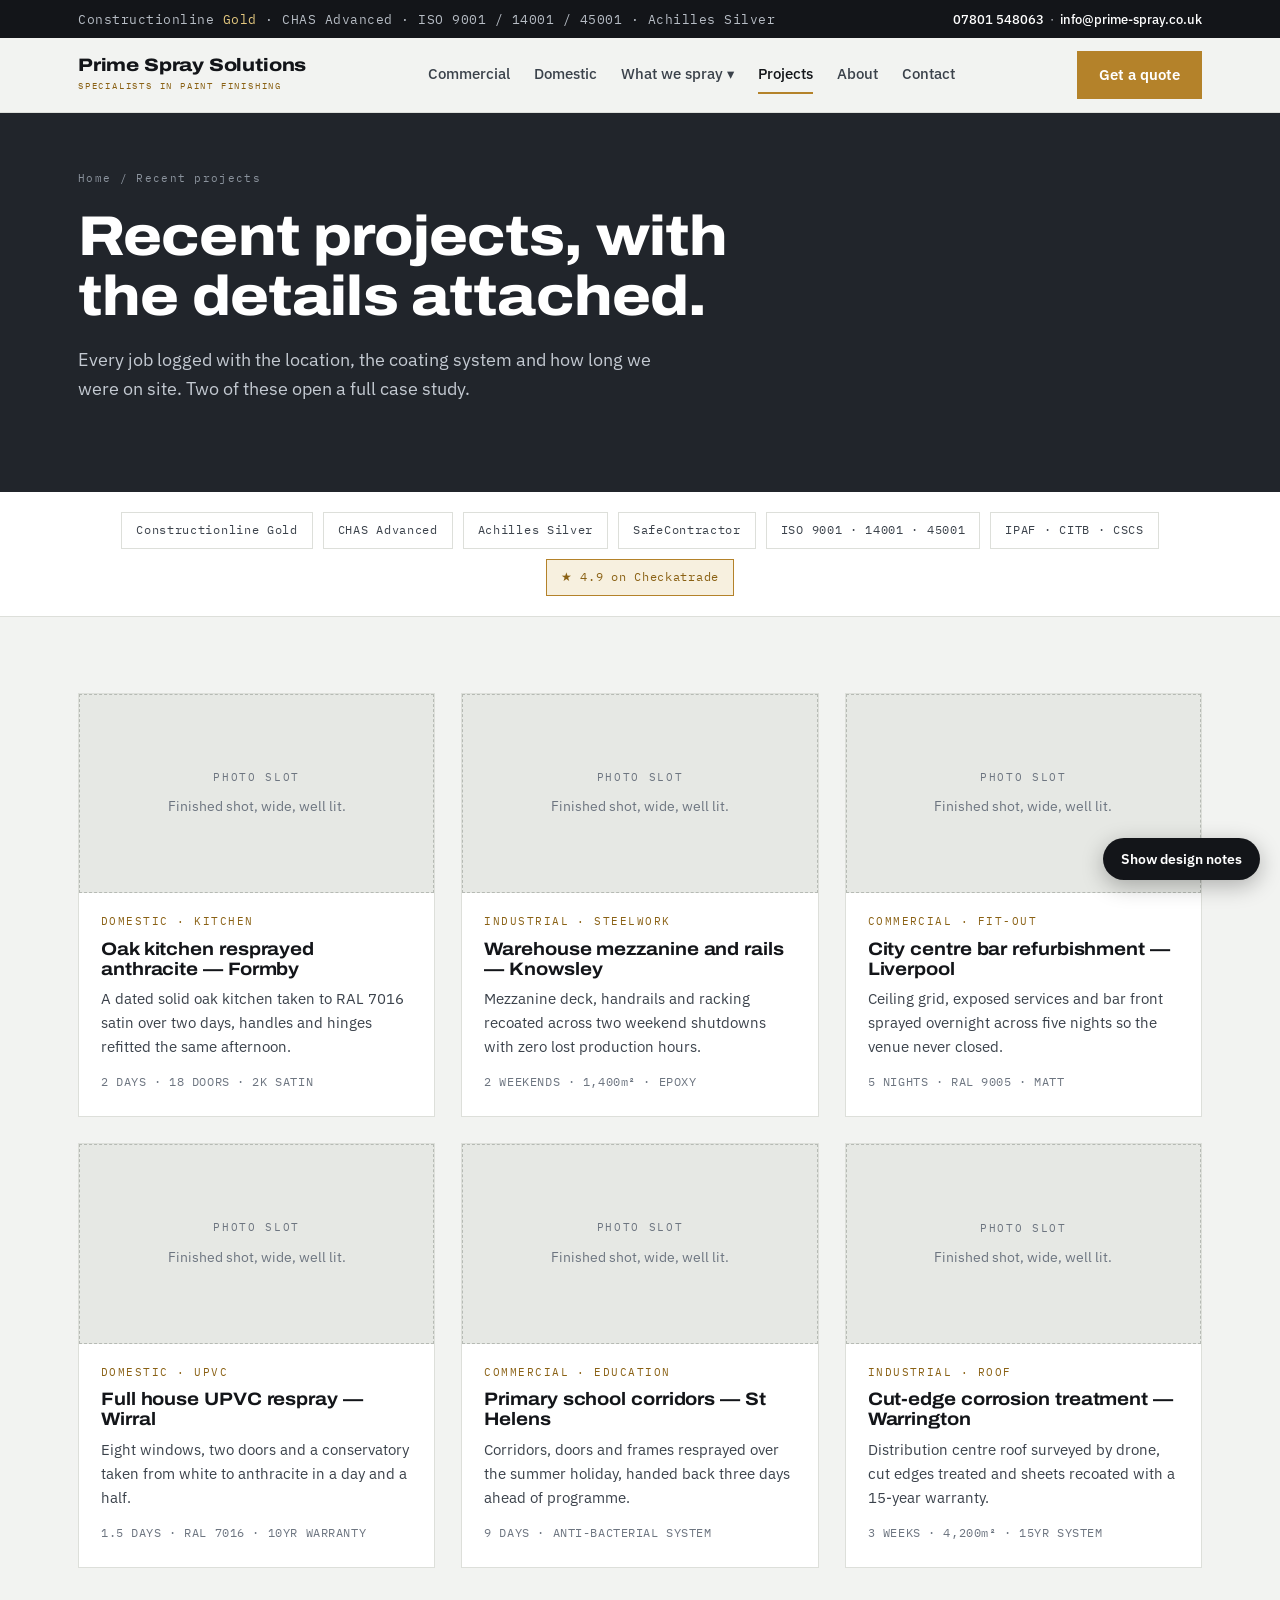
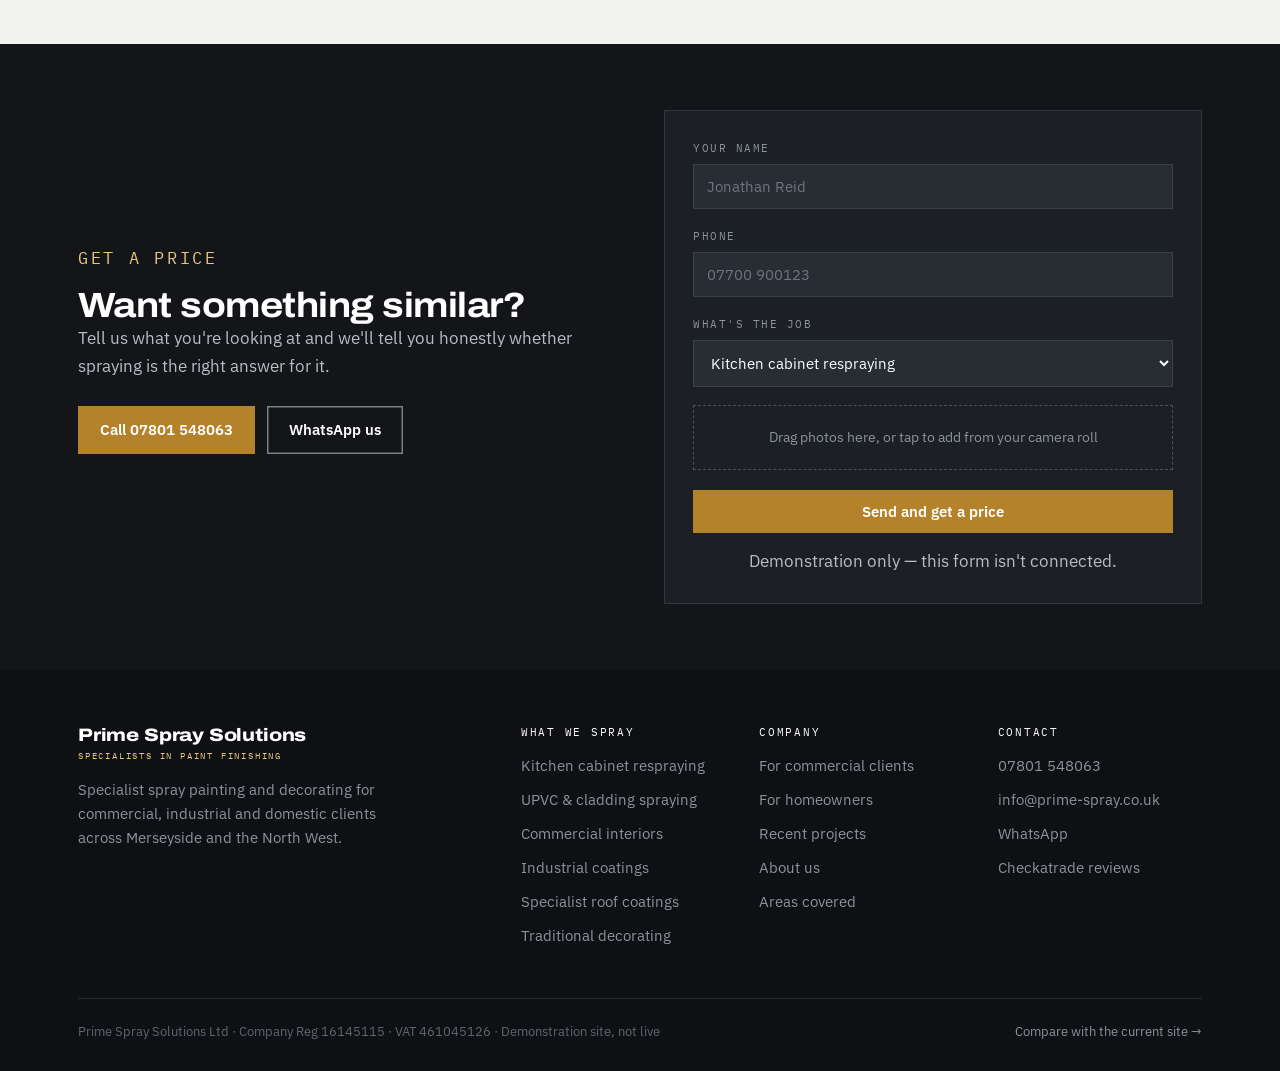
<file: projects.html>
<!DOCTYPE html>
<html lang="en-GB">
<head>
<meta charset="utf-8">
<meta name="viewport" content="width=device-width, initial-scale=1">
<title>Recent projects — Prime Spray Solutions</title>
<meta name="description" content="Recent spray painting projects across Merseyside and the North West, with locations, coating systems and durations.">
<link rel="canonical" href="https://prime-spray.co.uk/projects.html">
<link rel="preconnect" href="https://fonts.googleapis.com">
<link rel="preconnect" href="https://fonts.gstatic.com" crossorigin>
<link href="https://fonts.googleapis.com/css2?family=Archivo:wdth,wght@100..125,400..800&family=IBM+Plex+Mono:wght@400;500&family=IBM+Plex+Sans:wght@400;500;600&display=swap" rel="stylesheet">
<style>
:root{
  --ink:#131519;
  --graphite:#21252B;
  --steel:#3B424B;
  --mute:#6D7580;
  --paper:#F2F3F1;
  --card:#FFFFFF;
  --line:#DDDFDA;
  --brass:#B4822A;
  --brass-deep:#8A6114;
  --brass-tint:#F7F0DF;
  --display:"Archivo",system-ui,sans-serif;
  --body:"IBM Plex Sans",system-ui,sans-serif;
  --mono:"IBM Plex Mono",ui-monospace,monospace;
  --wrap:1180px;
}
*{box-sizing:border-box}
html{scroll-behavior:smooth;scroll-padding-top:96px}
@media (prefers-reduced-motion:reduce){html{scroll-behavior:auto}*{animation-duration:.001ms!important;transition-duration:.001ms!important}}
body{margin:0;background:var(--paper);color:var(--ink);font-family:var(--body);font-size:16px;line-height:1.65;-webkit-font-smoothing:antialiased}
img{max-width:100%}
a{color:inherit}
.wrap{max-width:var(--wrap);margin:0 auto;padding:0 28px}
.narrow{max-width:820px}
h1,h2,h3,h4{font-family:var(--display);font-weight:700;font-stretch:112%;letter-spacing:-.015em;line-height:1.1;margin:0}
h1{font-size:clamp(32px,4.8vw,56px);font-weight:800;line-height:1.06}
h2{font-size:clamp(24px,3.1vw,35px)}
h3{font-size:19px;letter-spacing:-.005em}
h4{font-size:16px}
p{margin:0 0 1rem}
.eyebrow{font-family:var(--mono);font-size:11.5px;letter-spacing:.16em;text-transform:uppercase;color:var(--brass-deep);margin:0 0 14px}
.eyebrow.light{color:#E4C87F}
:focus-visible{outline:2.5px solid var(--brass);outline-offset:3px}
.sr{position:absolute;width:1px;height:1px;overflow:hidden;clip:rect(0 0 0 0)}

/* notes */
.note{display:none;font-family:var(--mono);font-size:12.5px;line-height:1.6;background:#FFF8E4;border-left:3px solid var(--brass);color:#5C4310;padding:12px 16px;margin:0 0 24px}
body.notes-on .note{display:block}
.note b{font-weight:500;color:var(--brass-deep)}
.notebar{position:fixed;right:20px;bottom:20px;z-index:120}
.notebar button{font-family:var(--body);font-size:13.5px;font-weight:600;background:var(--ink);color:#fff;border:0;padding:12px 18px;border-radius:100px;cursor:pointer;box-shadow:0 6px 22px rgba(0,0,0,.28)}
.notebar button:hover{background:var(--steel)}

/* util bar */
.util{background:var(--ink);color:#B7BDC5;font-size:12.5px}
.util .wrap{display:flex;justify-content:space-between;align-items:center;gap:16px;min-height:38px;flex-wrap:wrap}
.util .accs{font-family:var(--mono);letter-spacing:.04em}
.util .accs b{color:#E4C87F;font-weight:400}
.util a{color:#fff;text-decoration:none;font-weight:500}
.util a:hover{color:#E4C87F}

/* header */
header{position:sticky;top:0;z-index:100;background:rgba(242,243,241,.95);backdrop-filter:blur(8px);border-bottom:1px solid var(--line)}
header .wrap{display:flex;align-items:center;justify-content:space-between;gap:20px;min-height:74px}
.brand{text-decoration:none;display:block;flex-shrink:0}
.brand .name{font-family:var(--display);font-weight:800;font-stretch:118%;font-size:18px;letter-spacing:-.01em;line-height:1}
.brand .sub{font-family:var(--mono);font-size:9px;letter-spacing:.2em;color:var(--brass-deep);margin-top:5px}
nav.main{display:flex;align-items:center;gap:24px}
nav.main>a,.drop>button{font-family:var(--body);font-size:14.5px;font-weight:500;text-decoration:none;color:var(--steel);padding:6px 0;border:0;background:none;cursor:pointer;border-bottom:2px solid transparent}
nav.main>a:hover,.drop>button:hover{color:var(--ink);border-bottom-color:var(--brass)}
nav.main>a.active,.drop.active>button{color:var(--ink);border-bottom-color:var(--brass)}
.drop{position:relative}
.drop-menu{position:absolute;top:calc(100% + 14px);left:-16px;background:var(--card);border:1px solid var(--line);min-width:266px;padding:8px;box-shadow:0 14px 34px rgba(19,21,25,.13);display:none}
.drop.open .drop-menu{display:block}
.drop-menu a{display:flex;gap:11px;align-items:flex-start;text-decoration:none;padding:10px 12px;font-size:14.5px;color:var(--steel)}
.drop-menu a:hover{background:var(--brass-tint);color:var(--ink)}
.drop-menu .sq{width:11px;height:11px;margin-top:6px;flex-shrink:0}
.btn{display:inline-block;font-family:var(--body);font-size:14.5px;font-weight:600;text-decoration:none;padding:12px 22px;border:0;cursor:pointer;transition:background .15s}
.btn-primary{background:var(--brass);color:#fff}
.btn-primary:hover{background:var(--brass-deep)}
.btn-ghost{background:transparent;color:#fff;box-shadow:inset 0 0 0 1.5px rgba(255,255,255,.45)}
.btn-ghost:hover{background:rgba(255,255,255,.1)}
.btn-dark{background:var(--ink);color:#fff}
.btn-dark:hover{background:var(--steel)}
.btn-line{background:transparent;color:var(--ink);box-shadow:inset 0 0 0 1.5px var(--line)}
.btn-line:hover{box-shadow:inset 0 0 0 1.5px var(--brass);color:var(--brass-deep)}
.hdr-cta{display:flex;gap:10px;align-items:center;flex-shrink:0}
.burger{display:none;background:none;border:1px solid var(--line);padding:9px 13px;font-size:13px;cursor:pointer;font-family:var(--body)}
nav.mob{display:none;border-top:1px solid var(--line);background:var(--card);padding:10px 0}
nav.mob.open{display:block}
nav.mob a{display:block;padding:12px 28px;text-decoration:none;color:var(--steel);font-size:15px;border-bottom:1px solid var(--line)}

/* hero */
.hero{background:var(--graphite);color:#fff;padding:74px 0 0;position:relative}
.hero-grid{display:grid;grid-template-columns:1.05fr .95fr;gap:56px;align-items:center}
.hero h1,.hero h2{color:#fff}
.hero p.lede{font-size:18px;color:#C3C9D1;max-width:38ch;margin:20px 0 30px}
.hero-cta{display:flex;gap:12px;flex-wrap:wrap}
.page-hero{background:var(--graphite);color:#fff;padding:56px 0 60px}
.page-hero h1{color:#fff;max-width:19ch}
.page-hero p.lede{font-size:17.5px;color:#C3C9D1;max-width:56ch;margin:20px 0 28px}
.crumb{font-family:var(--mono);font-size:11px;letter-spacing:.12em;color:#8B939D;margin-bottom:20px}
.crumb a{color:#8B939D;text-decoration:none}
.crumb a:hover{color:#E4C87F}

/* photo placeholders */
.shot{background:#E6E8E4;border:1px dashed #B6BAB4;display:flex;flex-direction:column;align-items:center;justify-content:center;text-align:center;padding:26px;color:var(--mute)}
.shot.dark{background:#2C3138;border-color:#5A626C;color:#8B939D}
.shot .ph{font-family:var(--mono);font-size:10.5px;letter-spacing:.16em;margin-bottom:10px}
.shot .desc{font-size:14px;line-height:1.55;max-width:30ch}
.r43{aspect-ratio:4/3}.r54{aspect-ratio:5/4}.r169{aspect-ratio:16/9}.r11{aspect-ratio:1/1}

/* swatch strip */
.swatches{display:flex;margin-top:60px;border-top:1px solid rgba(255,255,255,.14)}
.sw{flex:1;padding:16px 14px 18px;border-right:1px solid rgba(255,255,255,.14);transition:flex .3s}
.sw:last-child{border-right:0}
.sw:hover{flex:1.5}
.sw .chip{height:34px;margin-bottom:12px}
.sw .code{font-family:var(--mono);font-size:11px;letter-spacing:.1em;color:#fff}
.sw .nm{font-size:12px;color:#98A0AA;margin-top:3px;white-space:nowrap}

/* trust */
.trust{background:var(--card);border-bottom:1px solid var(--line);padding:20px 0}
.trust .wrap{display:flex;flex-wrap:wrap;gap:10px;align-items:center;justify-content:center}
.badge{font-family:var(--mono);font-size:11.5px;letter-spacing:.06em;color:var(--steel);border:1px solid var(--line);padding:8px 14px;white-space:nowrap;text-decoration:none}
.badge.star{border-color:var(--brass);color:var(--brass-deep);background:var(--brass-tint)}

section{padding:76px 0}
section.tight{padding:52px 0}
.on-card{background:var(--card);border-top:1px solid var(--line);border-bottom:1px solid var(--line)}
.dark{background:var(--graphite);color:#fff}
.dark h2,.dark h3{color:#fff}
.dark .sec-head p{color:#BCC3CB}
.sec-head{max-width:64ch;margin-bottom:38px}
.sec-head p{color:var(--steel);font-size:17px;margin-top:14px}
.dark p{color:#C3C9D1}

/* tabs */
.tabs{display:flex;border:1px solid var(--line);background:var(--card);width:fit-content;margin-bottom:32px}
.tab{font-family:var(--body);font-size:15px;font-weight:600;padding:14px 28px;background:none;border:0;cursor:pointer;color:var(--mute);border-bottom:3px solid transparent}
.tab[aria-selected="true"]{color:var(--ink);border-bottom-color:var(--brass);background:var(--brass-tint)}
.panel[hidden]{display:none}

/* two-col */
.two{display:grid;grid-template-columns:1fr 1fr;gap:44px;align-items:start}
.two.wide-left{grid-template-columns:1.15fr .85fr}
.ticks{list-style:none;padding:0;margin:0 0 24px}
.ticks li{padding:13px 0 13px 30px;border-bottom:1px solid var(--line);position:relative;font-size:15.5px}
.ticks li::before{content:"";position:absolute;left:0;top:19px;width:13px;height:13px;background:var(--brass)}
.dark .ticks li{border-bottom-color:rgba(255,255,255,.14);color:#DDE1E6}

/* service grid */
.svc-grid{display:grid;grid-template-columns:repeat(auto-fit,minmax(258px,1fr));gap:1px;background:var(--line);border:1px solid var(--line)}
.svc{background:var(--card);padding:26px 24px 28px;text-decoration:none;color:inherit;display:block;transition:background .15s}
.svc:hover{background:var(--brass-tint)}
.svc .chip{height:8px;width:52px;margin-bottom:18px}
.svc h3{margin-bottom:8px}
.svc p{font-size:14.5px;color:var(--steel);margin:0 0 14px}
.svc .price{font-family:var(--mono);font-size:12.5px;color:var(--brass-deep);letter-spacing:.05em}

/* spec table */
.spec-table{width:100%;border-collapse:collapse;font-size:15px;background:var(--card);border:1px solid var(--line)}
.spec-table th,.spec-table td{text-align:left;padding:15px 18px;border-bottom:1px solid var(--line);vertical-align:top}
.spec-table th{font-family:var(--mono);font-size:11px;letter-spacing:.12em;text-transform:uppercase;color:var(--mute);font-weight:400;width:34%}
.spec-table tr:last-child th,.spec-table tr:last-child td{border-bottom:0}

/* price panel */
.price-panel{background:var(--brass-tint);border:1px solid #E8DCBE;padding:28px}
.price-panel .big{font-family:var(--display);font-weight:800;font-stretch:118%;font-size:38px;line-height:1;color:var(--brass-deep)}
.price-panel .unit{font-family:var(--mono);font-size:11.5px;letter-spacing:.14em;color:var(--brass-deep);margin-bottom:14px}
.price-panel p{font-size:14.5px;color:#5C4310;margin:14px 0 18px}

/* before after */
.ba-wrap{background:var(--card);border:1px solid var(--line);padding:22px}
.ba{position:relative;aspect-ratio:16/9;overflow:hidden;background:#E6E8E4;user-select:none;cursor:ew-resize}
.ba .side{position:absolute;inset:0;display:flex;flex-direction:column;align-items:center;justify-content:center;text-align:center;padding:24px;color:var(--mute)}
.ba .after{background:#D8DCD6}
.ba .tag{font-family:var(--mono);font-size:11px;letter-spacing:.16em;position:absolute;top:14px;padding:5px 10px;background:rgba(19,21,25,.82);color:#fff}
.ba .before .tag{left:14px}
.ba .after .tag{right:14px;background:var(--brass)}
.ba .desc{font-size:14px;max-width:26ch;line-height:1.55}
.ba-handle{position:absolute;top:0;bottom:0;left:50%;width:3px;background:var(--brass);transform:translateX(-1.5px);pointer-events:none}
.ba-handle::after{content:"";position:absolute;top:50%;left:50%;width:38px;height:38px;margin:-19px 0 0 -19px;background:var(--brass);border-radius:50%;box-shadow:0 0 0 4px rgba(255,255,255,.85)}
.ba-range{width:100%;margin:16px 0 0;accent-color:var(--brass)}
.ba-meta{display:flex;justify-content:space-between;gap:16px;flex-wrap:wrap;margin-top:12px;font-size:14.5px;color:var(--steel)}
.ba-meta .spec{font-family:var(--mono);font-size:12px;color:var(--mute);letter-spacing:.05em}

/* steps */
.steps{display:grid;grid-template-columns:repeat(auto-fit,minmax(228px,1fr));gap:28px}
.step .n{font-family:var(--mono);font-size:12px;letter-spacing:.16em;color:var(--brass-deep);padding-bottom:12px;border-bottom:2px solid var(--brass);display:block;margin-bottom:16px}
.step p{font-size:15px;color:var(--steel);margin:8px 0 0}
.dark .step .n{color:#E4C87F}
.dark .step p{color:#C3C9D1}

/* reviews */
.revs{display:grid;grid-template-columns:repeat(auto-fit,minmax(258px,1fr));gap:26px}
.rev{border-top:2px solid var(--brass);padding-top:18px}
.rev p{font-size:15.5px;line-height:1.7;margin-bottom:10px}
.dark .rev p{color:#DDE1E6}
.rev .who{font-family:var(--mono);font-size:11.5px;letter-spacing:.08em;color:var(--mute)}
.dark .rev .who{color:#969EA8}

/* project cards */
.proj-grid{display:grid;grid-template-columns:repeat(auto-fit,minmax(300px,1fr));gap:26px}
.proj{background:var(--card);border:1px solid var(--line);text-decoration:none;color:inherit;display:block;transition:border-color .15s}
.proj:hover{border-color:var(--brass)}
.proj .body{padding:20px 22px 24px}
.proj .kind{font-family:var(--mono);font-size:10.5px;letter-spacing:.14em;color:var(--brass-deep);margin-bottom:9px}
.proj h3{margin-bottom:8px;font-size:18px}
.proj p{font-size:14.5px;color:var(--steel);margin:0}
.proj .meta{font-family:var(--mono);font-size:11.5px;color:var(--mute);letter-spacing:.05em;margin-top:14px}

/* faq */
.faq{border-top:1px solid var(--line)}
.faq details{border-bottom:1px solid var(--line)}
.faq summary{cursor:pointer;padding:19px 0;font-size:16.5px;font-weight:500;list-style:none;display:flex;justify-content:space-between;gap:20px;align-items:center}
.faq summary::-webkit-details-marker{display:none}
.faq summary::after{content:"+";font-family:var(--mono);font-size:20px;color:var(--brass);flex-shrink:0}
.faq details[open] summary::after{content:"\2212"}
.faq p{font-size:15.5px;color:var(--steel);margin:0 0 20px;max-width:70ch}

/* areas */
.areas{display:flex;flex-wrap:wrap;gap:8px}
.areas a{font-size:14px;text-decoration:none;background:var(--card);border:1px solid var(--line);padding:9px 15px;color:var(--steel)}
.areas a:hover{border-color:var(--brass);color:var(--brass-deep)}

/* stats */
.stats{display:grid;grid-template-columns:repeat(auto-fit,minmax(170px,1fr));gap:1px;background:var(--line);border:1px solid var(--line)}
.stat{background:var(--card);padding:24px}
.stat .v{font-family:var(--display);font-weight:800;font-stretch:118%;font-size:34px;line-height:1;color:var(--ink)}
.stat .l{font-family:var(--mono);font-size:11px;letter-spacing:.12em;color:var(--mute);margin-top:10px;text-transform:uppercase}

/* quote */
.quote{background:var(--ink);color:#fff;padding:66px 0}
.quote h2{color:#fff}
.quote .inner{display:grid;grid-template-columns:1fr 1fr;gap:48px;align-items:center}
.quote p{color:#B7BDC5;font-size:17px}
.form{background:#1C1F24;border:1px solid #313740;padding:28px}
.form label{display:block;font-family:var(--mono);font-size:11px;letter-spacing:.14em;color:#8B939D;margin:0 0 7px}
.form input,.form select,.form textarea{width:100%;background:#282C33;border:1px solid #3A4049;color:#fff;font-family:var(--body);font-size:15px;padding:12px 13px;margin-bottom:18px}
.form input::placeholder,.form textarea::placeholder{color:#6D7580}
.form .err{color:#E39B8C;font-size:13px;margin:-12px 0 14px;display:none}
.drop-zone{border:1px dashed #4A515B;padding:20px;text-align:center;color:#8B939D;font-size:14px;margin-bottom:20px}
.form .btn{width:100%;text-align:center}
.form-note{font-size:13px;color:#7C848E;margin:14px 0 0;text-align:center}

/* footer */
footer{background:#0E1013;color:#8B939D;padding:56px 0 30px;font-size:14.5px}
.fgrid{display:grid;grid-template-columns:2fr 1fr 1fr 1fr;gap:34px;margin-bottom:40px}
footer h4{font-family:var(--mono);font-size:11px;letter-spacing:.16em;color:#fff;font-weight:400;margin:0 0 16px;font-stretch:100%}
footer ul{list-style:none;padding:0;margin:0}
footer li{margin-bottom:10px}
footer a{color:#8B939D;text-decoration:none}
footer a:hover{color:#E4C87F}
.legal{border-top:1px solid #23272D;padding-top:22px;font-size:12.5px;color:#5F6771;display:flex;justify-content:space-between;gap:20px;flex-wrap:wrap}

@media(max-width:980px){
  .hero-grid,.two,.two.wide-left,.quote .inner{grid-template-columns:1fr}
  .fgrid{grid-template-columns:1fr 1fr}
  .swatches{flex-wrap:wrap}
  .sw{flex:1 1 33%;border-bottom:1px solid rgba(255,255,255,.14)}
}
@media(max-width:820px){
  nav.main{display:none}
  .burger{display:block}
  .util .accs{display:none}
  section{padding:52px 0}
  .hero{padding-top:46px}
  .page-hero{padding:40px 0 44px}
}
@media(max-width:520px){
  .fgrid{grid-template-columns:1fr}
  .tabs{width:100%}
  .tab{flex:1;padding:13px 8px;font-size:14px}
  .spec-table th{width:42%}
}

</style>
</head>
<body>

<div class="notebar"><button id="noteBtn" type="button">Show design notes</button></div>

<div class="util">
  <div class="wrap">
    <div class="accs">Constructionline <b>Gold</b> · CHAS Advanced · ISO 9001 / 14001 / 45001 · Achilles Silver</div>
    <div><a href="tel:07801548063">07801 548063</a> &nbsp;·&nbsp; <a href="mailto:info@prime-spray.co.uk">info@prime-spray.co.uk</a></div>
  </div>
</div>

<header>
  <div class="wrap">
    <a class="brand" href="index.html">
      <div class="name">Prime Spray Solutions</div>
      <div class="sub">SPECIALISTS IN PAINT FINISHING</div>
    </a>
    <nav class="main">
        <a href="commercial.html">Commercial</a>
        <a href="domestic.html">Domestic</a>
        <div class="drop ">
          <button type="button" aria-haspopup="true">What we spray ▾</button>
          <div class="drop-menu">
          <a href="service-kitchens.html"><span class="sq" style="background:#383E42"></span>Kitchen cabinet respraying</a>
          <a href="service-upvc.html"><span class="sq" style="background:#F1F0EA;box-shadow:inset 0 0 0 1px var(--line)"></span>UPVC &amp; cladding spraying</a>
          <a href="service-commercial-interiors.html"><span class="sq" style="background:#C5C7C4"></span>Commercial interiors</a>
          <a href="service-industrial.html"><span class="sq" style="background:#14487A"></span>Industrial coatings</a>
          <a href="service-roof-coatings.html"><span class="sq" style="background:#2F4538"></span>Specialist roof coatings</a>
          <a href="service-decorating.html"><span class="sq" style="background:#B4822A"></span>Traditional decorating</a>
          </div>
        </div>
        <a href="projects.html" class="active">Projects</a>
        <a href="about.html">About</a>
        <a href="contact.html">Contact</a>
    </nav>
    <div class="hdr-cta">
      <button class="burger" id="burger" type="button">Menu</button>
      <a class="btn btn-primary" href="contact.html">Get a quote</a>
    </div>
  </div>
  <nav class="mob" id="mobnav">
      <a href="index.html">Home</a>
      <a href="commercial.html">Commercial</a>
      <a href="domestic.html">Domestic</a>
      <a href="service-kitchens.html">Kitchen cabinet respraying</a>
      <a href="service-upvc.html">UPVC &amp; cladding spraying</a>
      <a href="service-commercial-interiors.html">Commercial interiors</a>
      <a href="service-industrial.html">Industrial coatings</a>
      <a href="service-roof-coatings.html">Specialist roof coatings</a>
      <a href="service-decorating.html">Traditional decorating</a>
      <a href="projects.html">Projects</a>
      <a href="about.html">About</a>
      <a href="contact.html">Contact</a>
  </nav>
</header>

<main>

<div class="page-hero">
  <div class="wrap">
    <div class="crumb"><a href="index.html">Home</a> / Recent projects</div>
    <h1>Recent projects, with the details attached.</h1>
    <p class="lede">Every job logged with the location, the coating system and how long we were on site. Two of these open a full case study.</p>
  </div>
</div>

<div class="trust">
  <div class="wrap">
    <span class="badge">Constructionline Gold</span>
    <span class="badge">CHAS Advanced</span>
    <span class="badge">Achilles Silver</span>
    <span class="badge">SafeContractor</span>
    <span class="badge">ISO 9001 · 14001 · 45001</span>
    <span class="badge">IPAF · CITB · CSCS</span>
    <a class="badge star" href="https://www.checkatrade.com/trades/primespraysolutions" target="_blank" rel="noopener">★ 4.9 on Checkatrade</a>
  </div>
</div>


<section>
  <div class="wrap">
    <div class="note"><b>Change 4 — real projects replace fake location pages.</b> The live site has 32 near-identical "Painting and Decorating in [town]" pages, which is a doorway-page tactic that now breaches Google's spam policies. Genuine project write-ups earn the same local relevance safely.</div>
    <div class="proj-grid">
      <a class="proj" href="project-formby-kitchen.html">
        <div class="shot r169 "><div class="ph">PHOTO SLOT</div><div class="desc">Finished shot, wide, well lit.</div></div>
        <div class="body">
          <div class="kind">DOMESTIC · KITCHEN</div>
          <h3>Oak kitchen resprayed anthracite — Formby</h3>
          <p>A dated solid oak kitchen taken to RAL 7016 satin over two days, handles and hinges refitted the same afternoon.</p>
          <div class="meta">2 DAYS · 18 DOORS · 2K SATIN</div>
        </div>
      </a>
      <a class="proj" href="project-knowsley-warehouse.html">
        <div class="shot r169 "><div class="ph">PHOTO SLOT</div><div class="desc">Finished shot, wide, well lit.</div></div>
        <div class="body">
          <div class="kind">INDUSTRIAL · STEELWORK</div>
          <h3>Warehouse mezzanine and rails — Knowsley</h3>
          <p>Mezzanine deck, handrails and racking recoated across two weekend shutdowns with zero lost production hours.</p>
          <div class="meta">2 WEEKENDS · 1,400m² · EPOXY</div>
        </div>
      </a>
      <div class="proj">
        <div class="shot r169 "><div class="ph">PHOTO SLOT</div><div class="desc">Finished shot, wide, well lit.</div></div>
        <div class="body">
          <div class="kind">COMMERCIAL · FIT-OUT</div>
          <h3>City centre bar refurbishment — Liverpool</h3>
          <p>Ceiling grid, exposed services and bar front sprayed overnight across five nights so the venue never closed.</p>
          <div class="meta">5 NIGHTS · RAL 9005 · MATT</div>
        </div>
      </div>
      <div class="proj">
        <div class="shot r169 "><div class="ph">PHOTO SLOT</div><div class="desc">Finished shot, wide, well lit.</div></div>
        <div class="body">
          <div class="kind">DOMESTIC · UPVC</div>
          <h3>Full house UPVC respray — Wirral</h3>
          <p>Eight windows, two doors and a conservatory taken from white to anthracite in a day and a half.</p>
          <div class="meta">1.5 DAYS · RAL 7016 · 10YR WARRANTY</div>
        </div>
      </div>
      <div class="proj">
        <div class="shot r169 "><div class="ph">PHOTO SLOT</div><div class="desc">Finished shot, wide, well lit.</div></div>
        <div class="body">
          <div class="kind">COMMERCIAL · EDUCATION</div>
          <h3>Primary school corridors — St Helens</h3>
          <p>Corridors, doors and frames resprayed over the summer holiday, handed back three days ahead of programme.</p>
          <div class="meta">9 DAYS · ANTI-BACTERIAL SYSTEM</div>
        </div>
      </div>
      <div class="proj">
        <div class="shot r169 "><div class="ph">PHOTO SLOT</div><div class="desc">Finished shot, wide, well lit.</div></div>
        <div class="body">
          <div class="kind">INDUSTRIAL · ROOF</div>
          <h3>Cut-edge corrosion treatment — Warrington</h3>
          <p>Distribution centre roof surveyed by drone, cut edges treated and sheets recoated with a 15-year warranty.</p>
          <div class="meta">3 WEEKS · 4,200m² · 15YR SYSTEM</div>
        </div>
      </div>
    </div>
  </div>
</section>

<div class="quote" id="quote">
  <div class="wrap">
    <div class="inner">
      <div>
        <p class="eyebrow light">Get a price</p>
        <h2>Want something similar?</h2>
        <p>Tell us what you're looking at and we'll tell you honestly whether spraying is the right answer for it.</p>
        <p style="margin-top:26px"><a class="btn btn-primary" href="tel:07801548063">Call 07801 548063</a> <a class="btn btn-ghost" href="https://wa.me/447801548063" target="_blank" rel="noopener" style="margin-left:8px">WhatsApp us</a></p>
      </div>
      <form class="form" id="quoteForm" novalidate>
        <label for="fname">YOUR NAME</label>
        <input id="fname" type="text" placeholder="Jonathan Reid">
        <div class="err" id="fnameErr">Enter your name so we know who we're quoting.</div>
        <label for="fphone">PHONE</label>
        <input id="fphone" type="tel" placeholder="07700 900123">
        <label for="fjob">WHAT'S THE JOB</label>
        <select id="fjob">
          <option>Kitchen cabinet respraying</option>
          <option>UPVC windows or doors</option>
          <option>Commercial interior</option>
          <option>Industrial coating</option>
          <option>Roof coating</option>
          <option>Traditional decorating</option>
        </select>
        <div class="drop-zone">Drag photos here, or tap to add from your camera roll</div>
        <button class="btn btn-primary" type="submit">Send and get a price</button>
        <p class="form-note">Demonstration only — this form isn't connected.</p>
      </form>
    </div>
  </div>
</div>


</main>

<footer>
  <div class="wrap">
    <div class="fgrid">
      <div>
        <div class="brand" style="margin-bottom:14px">
          <div class="name" style="color:#fff">Prime Spray Solutions</div>
          <div class="sub" style="color:#E4C87F">SPECIALISTS IN PAINT FINISHING</div>
        </div>
        <p style="max-width:34ch;margin:0">Specialist spray painting and decorating for commercial, industrial and domestic clients across Merseyside and the North West.</p>
      </div>
      <div>
        <h4>WHAT WE SPRAY</h4>
        <ul><li><a href="service-kitchens.html">Kitchen cabinet respraying</a></li>
          <li><a href="service-upvc.html">UPVC &amp; cladding spraying</a></li>
          <li><a href="service-commercial-interiors.html">Commercial interiors</a></li>
          <li><a href="service-industrial.html">Industrial coatings</a></li>
          <li><a href="service-roof-coatings.html">Specialist roof coatings</a></li>
          <li><a href="service-decorating.html">Traditional decorating</a></li></ul>
      </div>
      <div>
        <h4>COMPANY</h4>
        <ul>
          <li><a href="commercial.html">For commercial clients</a></li>
          <li><a href="domestic.html">For homeowners</a></li>
          <li><a href="projects.html">Recent projects</a></li>
          <li><a href="about.html">About us</a></li>
          <li><a href="areas.html">Areas covered</a></li>
        </ul>
      </div>
      <div>
        <h4>CONTACT</h4>
        <ul>
          <li><a href="tel:07801548063">07801 548063</a></li>
          <li><a href="mailto:info@prime-spray.co.uk">info@prime-spray.co.uk</a></li>
          <li><a href="https://wa.me/447801548063" target="_blank" rel="noopener">WhatsApp</a></li>
          <li><a href="https://www.checkatrade.com/trades/primespraysolutions" target="_blank" rel="noopener">Checkatrade reviews</a></li>
        </ul>
      </div>
    </div>
    <div class="legal">
      <div>Prime Spray Solutions Ltd · Company Reg 16145115 · VAT 461045126 · Demonstration site, not live</div>
      <div><a href="https://prime-spray.co.uk/" target="_blank" rel="noopener">Compare with the current site →</a></div>
    </div>
  </div>
</footer>
<script>
(function(){
  var btn=document.getElementById('noteBtn');
  if(btn){
    if(sessionStorage.getItem('pssNotes')==='1'){
      document.body.classList.add('notes-on');btn.textContent='Hide design notes';
    }
    btn.addEventListener('click',function(){
      var on=document.body.classList.toggle('notes-on');
      btn.textContent=on?'Hide design notes':'Show design notes';
      sessionStorage.setItem('pssNotes',on?'1':'0');
    });
  }

  var drop=document.querySelector('.drop');
  if(drop){
    var dbtn=drop.querySelector('button');
    dbtn.addEventListener('click',function(e){e.stopPropagation();drop.classList.toggle('open');});
    document.addEventListener('click',function(){drop.classList.remove('open');});
    document.addEventListener('keydown',function(e){if(e.key==='Escape')drop.classList.remove('open');});
  }

  var burger=document.getElementById('burger'),mob=document.getElementById('mobnav');
  if(burger&&mob){burger.addEventListener('click',function(){mob.classList.toggle('open');});}

  var tabs=document.querySelectorAll('[role="tab"]');
  if(tabs.length){
    tabs.forEach(function(t){
      t.addEventListener('click',function(){
        tabs.forEach(function(x){
          var sel=(x===t);
          x.setAttribute('aria-selected',sel?'true':'false');
          document.getElementById(x.getAttribute('aria-controls')).hidden=!sel;
        });
      });
    });
  }

  document.querySelectorAll('.ba').forEach(function(ba){
    var after=ba.querySelector('.after'),
        handle=ba.querySelector('.ba-handle'),
        range=ba.parentNode.querySelector('.ba-range');
    function setPos(v){
      v=Math.max(0,Math.min(100,v));
      after.style.clipPath='inset(0 0 0 '+v+'%)';
      handle.style.left=v+'%';
    }
    function fromEvent(e){
      var r=ba.getBoundingClientRect();
      var x=(e.touches?e.touches[0].clientX:e.clientX)-r.left;
      var v=Math.round(x/r.width*100);
      if(range)range.value=v;
      setPos(v);
    }
    if(range)range.addEventListener('input',function(){setPos(parseFloat(range.value));});
    var dragging=false;
    ba.addEventListener('mousedown',function(e){dragging=true;fromEvent(e);e.preventDefault();});
    window.addEventListener('mousemove',function(e){if(dragging)fromEvent(e);});
    window.addEventListener('mouseup',function(){dragging=false;});
    ba.addEventListener('touchstart',function(e){fromEvent(e);},{passive:true});
    ba.addEventListener('touchmove',function(e){fromEvent(e);},{passive:true});
    setPos(50);
  });

  var form=document.getElementById('quoteForm');
  if(form){
    form.addEventListener('submit',function(e){
      e.preventDefault();
      var n=form.querySelector('#fname'),err=form.querySelector('#fnameErr');
      if(!n.value.trim()){
        err.style.display='block';n.style.borderColor='#C86B5A';n.focus();return;
      }
      err.style.display='none';n.style.borderColor='#3A4049';
      alert('Demonstration only \u2014 this form is not connected to anything yet.');
    });
    form.querySelector('#fname').addEventListener('input',function(){
      form.querySelector('#fnameErr').style.display='none';
      this.style.borderColor='#3A4049';
    });
  }
})();

</script>
</body>
</html>
</file>
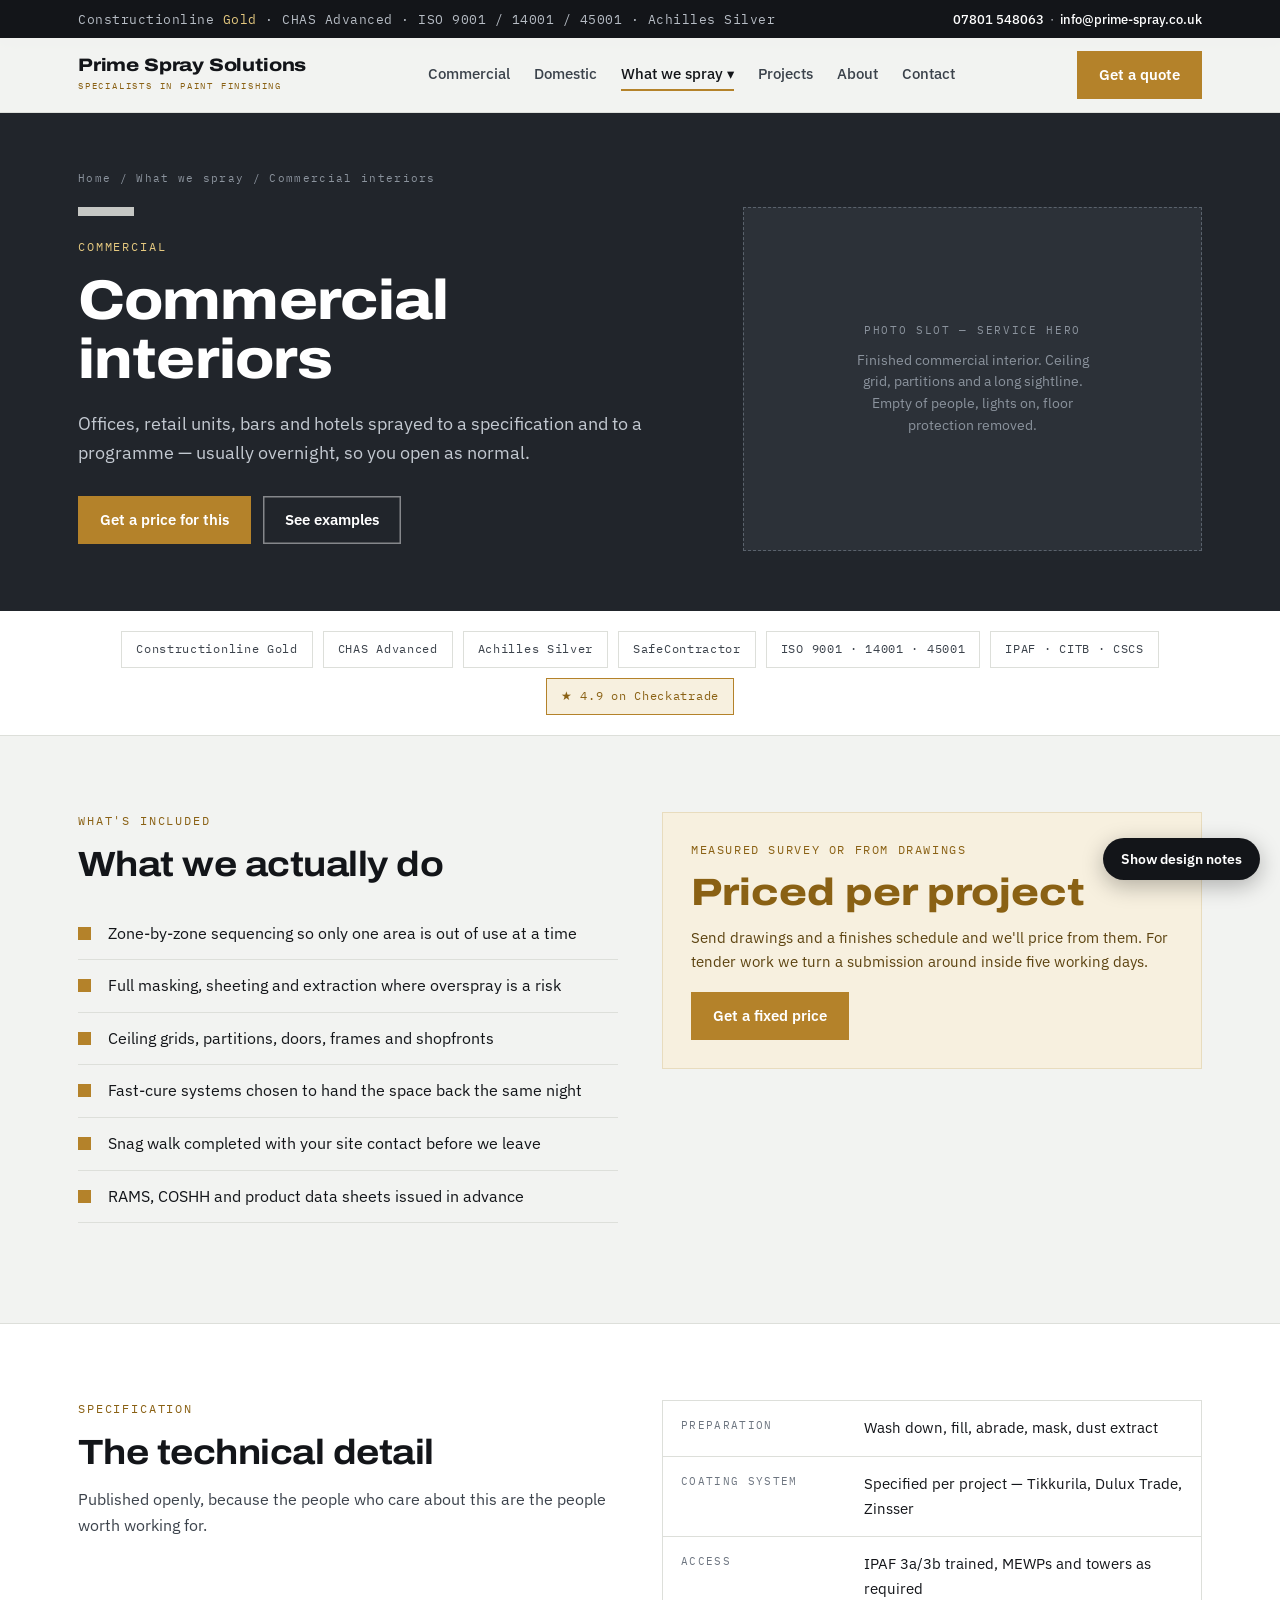
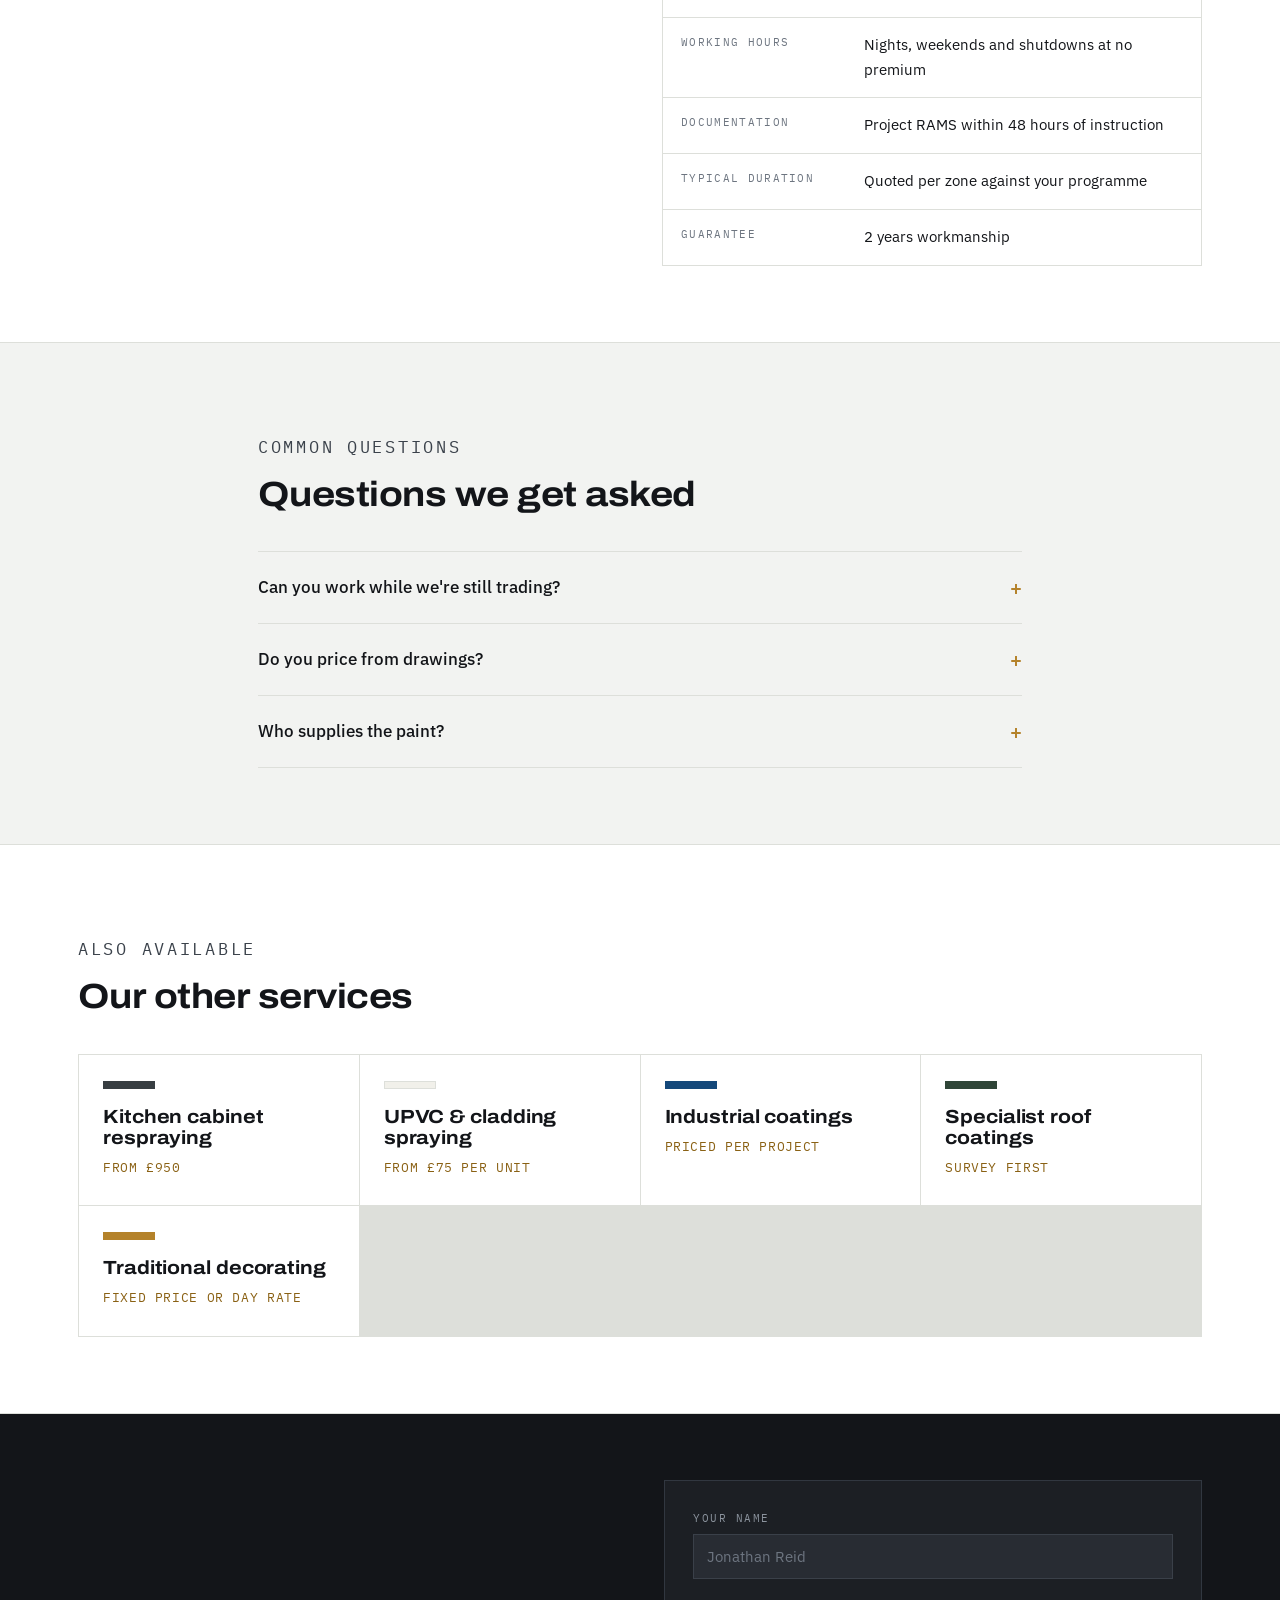
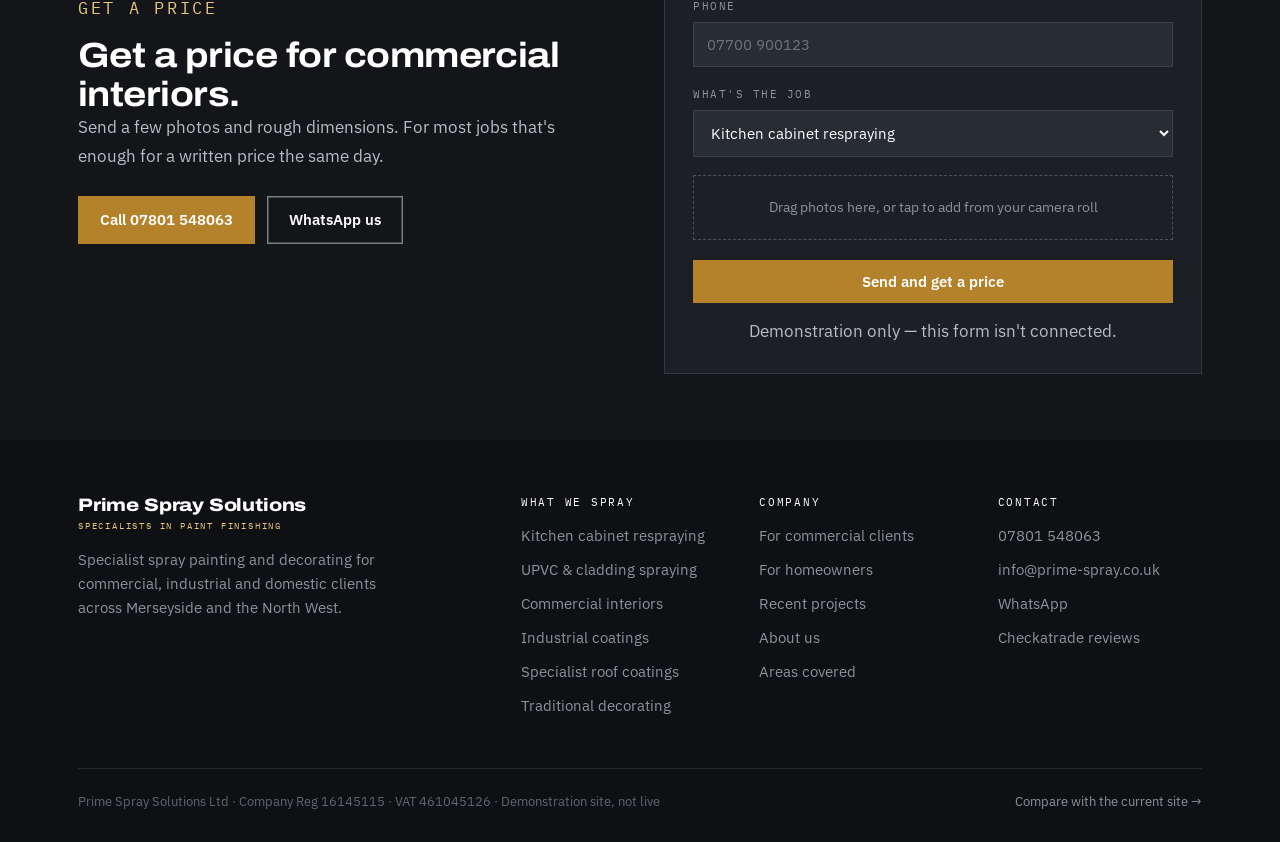
<file: service-commercial-interiors.html>
<!DOCTYPE html>
<html lang="en-GB">
<head>
<meta charset="utf-8">
<meta name="viewport" content="width=device-width, initial-scale=1">
<title>Commercial interiors — Prime Spray Solutions</title>
<meta name="description" content="Commercial interior spray painting for offices, retail and hospitality across the North West. Night and weekend working, full containment, ISO accredited.">
<link rel="canonical" href="https://prime-spray.co.uk/service-commercial-interiors.html">
<link rel="preconnect" href="https://fonts.googleapis.com">
<link rel="preconnect" href="https://fonts.gstatic.com" crossorigin>
<link href="https://fonts.googleapis.com/css2?family=Archivo:wdth,wght@100..125,400..800&family=IBM+Plex+Mono:wght@400;500&family=IBM+Plex+Sans:wght@400;500;600&display=swap" rel="stylesheet">
<style>
:root{
  --ink:#131519;
  --graphite:#21252B;
  --steel:#3B424B;
  --mute:#6D7580;
  --paper:#F2F3F1;
  --card:#FFFFFF;
  --line:#DDDFDA;
  --brass:#B4822A;
  --brass-deep:#8A6114;
  --brass-tint:#F7F0DF;
  --display:"Archivo",system-ui,sans-serif;
  --body:"IBM Plex Sans",system-ui,sans-serif;
  --mono:"IBM Plex Mono",ui-monospace,monospace;
  --wrap:1180px;
}
*{box-sizing:border-box}
html{scroll-behavior:smooth;scroll-padding-top:96px}
@media (prefers-reduced-motion:reduce){html{scroll-behavior:auto}*{animation-duration:.001ms!important;transition-duration:.001ms!important}}
body{margin:0;background:var(--paper);color:var(--ink);font-family:var(--body);font-size:16px;line-height:1.65;-webkit-font-smoothing:antialiased}
img{max-width:100%}
a{color:inherit}
.wrap{max-width:var(--wrap);margin:0 auto;padding:0 28px}
.narrow{max-width:820px}
h1,h2,h3,h4{font-family:var(--display);font-weight:700;font-stretch:112%;letter-spacing:-.015em;line-height:1.1;margin:0}
h1{font-size:clamp(32px,4.8vw,56px);font-weight:800;line-height:1.06}
h2{font-size:clamp(24px,3.1vw,35px)}
h3{font-size:19px;letter-spacing:-.005em}
h4{font-size:16px}
p{margin:0 0 1rem}
.eyebrow{font-family:var(--mono);font-size:11.5px;letter-spacing:.16em;text-transform:uppercase;color:var(--brass-deep);margin:0 0 14px}
.eyebrow.light{color:#E4C87F}
:focus-visible{outline:2.5px solid var(--brass);outline-offset:3px}
.sr{position:absolute;width:1px;height:1px;overflow:hidden;clip:rect(0 0 0 0)}

/* notes */
.note{display:none;font-family:var(--mono);font-size:12.5px;line-height:1.6;background:#FFF8E4;border-left:3px solid var(--brass);color:#5C4310;padding:12px 16px;margin:0 0 24px}
body.notes-on .note{display:block}
.note b{font-weight:500;color:var(--brass-deep)}
.notebar{position:fixed;right:20px;bottom:20px;z-index:120}
.notebar button{font-family:var(--body);font-size:13.5px;font-weight:600;background:var(--ink);color:#fff;border:0;padding:12px 18px;border-radius:100px;cursor:pointer;box-shadow:0 6px 22px rgba(0,0,0,.28)}
.notebar button:hover{background:var(--steel)}

/* util bar */
.util{background:var(--ink);color:#B7BDC5;font-size:12.5px}
.util .wrap{display:flex;justify-content:space-between;align-items:center;gap:16px;min-height:38px;flex-wrap:wrap}
.util .accs{font-family:var(--mono);letter-spacing:.04em}
.util .accs b{color:#E4C87F;font-weight:400}
.util a{color:#fff;text-decoration:none;font-weight:500}
.util a:hover{color:#E4C87F}

/* header */
header{position:sticky;top:0;z-index:100;background:rgba(242,243,241,.95);backdrop-filter:blur(8px);border-bottom:1px solid var(--line)}
header .wrap{display:flex;align-items:center;justify-content:space-between;gap:20px;min-height:74px}
.brand{text-decoration:none;display:block;flex-shrink:0}
.brand .name{font-family:var(--display);font-weight:800;font-stretch:118%;font-size:18px;letter-spacing:-.01em;line-height:1}
.brand .sub{font-family:var(--mono);font-size:9px;letter-spacing:.2em;color:var(--brass-deep);margin-top:5px}
nav.main{display:flex;align-items:center;gap:24px}
nav.main>a,.drop>button{font-family:var(--body);font-size:14.5px;font-weight:500;text-decoration:none;color:var(--steel);padding:6px 0;border:0;background:none;cursor:pointer;border-bottom:2px solid transparent}
nav.main>a:hover,.drop>button:hover{color:var(--ink);border-bottom-color:var(--brass)}
nav.main>a.active,.drop.active>button{color:var(--ink);border-bottom-color:var(--brass)}
.drop{position:relative}
.drop-menu{position:absolute;top:calc(100% + 14px);left:-16px;background:var(--card);border:1px solid var(--line);min-width:266px;padding:8px;box-shadow:0 14px 34px rgba(19,21,25,.13);display:none}
.drop.open .drop-menu{display:block}
.drop-menu a{display:flex;gap:11px;align-items:flex-start;text-decoration:none;padding:10px 12px;font-size:14.5px;color:var(--steel)}
.drop-menu a:hover{background:var(--brass-tint);color:var(--ink)}
.drop-menu .sq{width:11px;height:11px;margin-top:6px;flex-shrink:0}
.btn{display:inline-block;font-family:var(--body);font-size:14.5px;font-weight:600;text-decoration:none;padding:12px 22px;border:0;cursor:pointer;transition:background .15s}
.btn-primary{background:var(--brass);color:#fff}
.btn-primary:hover{background:var(--brass-deep)}
.btn-ghost{background:transparent;color:#fff;box-shadow:inset 0 0 0 1.5px rgba(255,255,255,.45)}
.btn-ghost:hover{background:rgba(255,255,255,.1)}
.btn-dark{background:var(--ink);color:#fff}
.btn-dark:hover{background:var(--steel)}
.btn-line{background:transparent;color:var(--ink);box-shadow:inset 0 0 0 1.5px var(--line)}
.btn-line:hover{box-shadow:inset 0 0 0 1.5px var(--brass);color:var(--brass-deep)}
.hdr-cta{display:flex;gap:10px;align-items:center;flex-shrink:0}
.burger{display:none;background:none;border:1px solid var(--line);padding:9px 13px;font-size:13px;cursor:pointer;font-family:var(--body)}
nav.mob{display:none;border-top:1px solid var(--line);background:var(--card);padding:10px 0}
nav.mob.open{display:block}
nav.mob a{display:block;padding:12px 28px;text-decoration:none;color:var(--steel);font-size:15px;border-bottom:1px solid var(--line)}

/* hero */
.hero{background:var(--graphite);color:#fff;padding:74px 0 0;position:relative}
.hero-grid{display:grid;grid-template-columns:1.05fr .95fr;gap:56px;align-items:center}
.hero h1,.hero h2{color:#fff}
.hero p.lede{font-size:18px;color:#C3C9D1;max-width:38ch;margin:20px 0 30px}
.hero-cta{display:flex;gap:12px;flex-wrap:wrap}
.page-hero{background:var(--graphite);color:#fff;padding:56px 0 60px}
.page-hero h1{color:#fff;max-width:19ch}
.page-hero p.lede{font-size:17.5px;color:#C3C9D1;max-width:56ch;margin:20px 0 28px}
.crumb{font-family:var(--mono);font-size:11px;letter-spacing:.12em;color:#8B939D;margin-bottom:20px}
.crumb a{color:#8B939D;text-decoration:none}
.crumb a:hover{color:#E4C87F}

/* photo placeholders */
.shot{background:#E6E8E4;border:1px dashed #B6BAB4;display:flex;flex-direction:column;align-items:center;justify-content:center;text-align:center;padding:26px;color:var(--mute)}
.shot.dark{background:#2C3138;border-color:#5A626C;color:#8B939D}
.shot .ph{font-family:var(--mono);font-size:10.5px;letter-spacing:.16em;margin-bottom:10px}
.shot .desc{font-size:14px;line-height:1.55;max-width:30ch}
.r43{aspect-ratio:4/3}.r54{aspect-ratio:5/4}.r169{aspect-ratio:16/9}.r11{aspect-ratio:1/1}

/* swatch strip */
.swatches{display:flex;margin-top:60px;border-top:1px solid rgba(255,255,255,.14)}
.sw{flex:1;padding:16px 14px 18px;border-right:1px solid rgba(255,255,255,.14);transition:flex .3s}
.sw:last-child{border-right:0}
.sw:hover{flex:1.5}
.sw .chip{height:34px;margin-bottom:12px}
.sw .code{font-family:var(--mono);font-size:11px;letter-spacing:.1em;color:#fff}
.sw .nm{font-size:12px;color:#98A0AA;margin-top:3px;white-space:nowrap}

/* trust */
.trust{background:var(--card);border-bottom:1px solid var(--line);padding:20px 0}
.trust .wrap{display:flex;flex-wrap:wrap;gap:10px;align-items:center;justify-content:center}
.badge{font-family:var(--mono);font-size:11.5px;letter-spacing:.06em;color:var(--steel);border:1px solid var(--line);padding:8px 14px;white-space:nowrap;text-decoration:none}
.badge.star{border-color:var(--brass);color:var(--brass-deep);background:var(--brass-tint)}

section{padding:76px 0}
section.tight{padding:52px 0}
.on-card{background:var(--card);border-top:1px solid var(--line);border-bottom:1px solid var(--line)}
.dark{background:var(--graphite);color:#fff}
.dark h2,.dark h3{color:#fff}
.dark .sec-head p{color:#BCC3CB}
.sec-head{max-width:64ch;margin-bottom:38px}
.sec-head p{color:var(--steel);font-size:17px;margin-top:14px}
.dark p{color:#C3C9D1}

/* tabs */
.tabs{display:flex;border:1px solid var(--line);background:var(--card);width:fit-content;margin-bottom:32px}
.tab{font-family:var(--body);font-size:15px;font-weight:600;padding:14px 28px;background:none;border:0;cursor:pointer;color:var(--mute);border-bottom:3px solid transparent}
.tab[aria-selected="true"]{color:var(--ink);border-bottom-color:var(--brass);background:var(--brass-tint)}
.panel[hidden]{display:none}

/* two-col */
.two{display:grid;grid-template-columns:1fr 1fr;gap:44px;align-items:start}
.two.wide-left{grid-template-columns:1.15fr .85fr}
.ticks{list-style:none;padding:0;margin:0 0 24px}
.ticks li{padding:13px 0 13px 30px;border-bottom:1px solid var(--line);position:relative;font-size:15.5px}
.ticks li::before{content:"";position:absolute;left:0;top:19px;width:13px;height:13px;background:var(--brass)}
.dark .ticks li{border-bottom-color:rgba(255,255,255,.14);color:#DDE1E6}

/* service grid */
.svc-grid{display:grid;grid-template-columns:repeat(auto-fit,minmax(258px,1fr));gap:1px;background:var(--line);border:1px solid var(--line)}
.svc{background:var(--card);padding:26px 24px 28px;text-decoration:none;color:inherit;display:block;transition:background .15s}
.svc:hover{background:var(--brass-tint)}
.svc .chip{height:8px;width:52px;margin-bottom:18px}
.svc h3{margin-bottom:8px}
.svc p{font-size:14.5px;color:var(--steel);margin:0 0 14px}
.svc .price{font-family:var(--mono);font-size:12.5px;color:var(--brass-deep);letter-spacing:.05em}

/* spec table */
.spec-table{width:100%;border-collapse:collapse;font-size:15px;background:var(--card);border:1px solid var(--line)}
.spec-table th,.spec-table td{text-align:left;padding:15px 18px;border-bottom:1px solid var(--line);vertical-align:top}
.spec-table th{font-family:var(--mono);font-size:11px;letter-spacing:.12em;text-transform:uppercase;color:var(--mute);font-weight:400;width:34%}
.spec-table tr:last-child th,.spec-table tr:last-child td{border-bottom:0}

/* price panel */
.price-panel{background:var(--brass-tint);border:1px solid #E8DCBE;padding:28px}
.price-panel .big{font-family:var(--display);font-weight:800;font-stretch:118%;font-size:38px;line-height:1;color:var(--brass-deep)}
.price-panel .unit{font-family:var(--mono);font-size:11.5px;letter-spacing:.14em;color:var(--brass-deep);margin-bottom:14px}
.price-panel p{font-size:14.5px;color:#5C4310;margin:14px 0 18px}

/* before after */
.ba-wrap{background:var(--card);border:1px solid var(--line);padding:22px}
.ba{position:relative;aspect-ratio:16/9;overflow:hidden;background:#E6E8E4;user-select:none;cursor:ew-resize}
.ba .side{position:absolute;inset:0;display:flex;flex-direction:column;align-items:center;justify-content:center;text-align:center;padding:24px;color:var(--mute)}
.ba .after{background:#D8DCD6}
.ba .tag{font-family:var(--mono);font-size:11px;letter-spacing:.16em;position:absolute;top:14px;padding:5px 10px;background:rgba(19,21,25,.82);color:#fff}
.ba .before .tag{left:14px}
.ba .after .tag{right:14px;background:var(--brass)}
.ba .desc{font-size:14px;max-width:26ch;line-height:1.55}
.ba-handle{position:absolute;top:0;bottom:0;left:50%;width:3px;background:var(--brass);transform:translateX(-1.5px);pointer-events:none}
.ba-handle::after{content:"";position:absolute;top:50%;left:50%;width:38px;height:38px;margin:-19px 0 0 -19px;background:var(--brass);border-radius:50%;box-shadow:0 0 0 4px rgba(255,255,255,.85)}
.ba-range{width:100%;margin:16px 0 0;accent-color:var(--brass)}
.ba-meta{display:flex;justify-content:space-between;gap:16px;flex-wrap:wrap;margin-top:12px;font-size:14.5px;color:var(--steel)}
.ba-meta .spec{font-family:var(--mono);font-size:12px;color:var(--mute);letter-spacing:.05em}

/* steps */
.steps{display:grid;grid-template-columns:repeat(auto-fit,minmax(228px,1fr));gap:28px}
.step .n{font-family:var(--mono);font-size:12px;letter-spacing:.16em;color:var(--brass-deep);padding-bottom:12px;border-bottom:2px solid var(--brass);display:block;margin-bottom:16px}
.step p{font-size:15px;color:var(--steel);margin:8px 0 0}
.dark .step .n{color:#E4C87F}
.dark .step p{color:#C3C9D1}

/* reviews */
.revs{display:grid;grid-template-columns:repeat(auto-fit,minmax(258px,1fr));gap:26px}
.rev{border-top:2px solid var(--brass);padding-top:18px}
.rev p{font-size:15.5px;line-height:1.7;margin-bottom:10px}
.dark .rev p{color:#DDE1E6}
.rev .who{font-family:var(--mono);font-size:11.5px;letter-spacing:.08em;color:var(--mute)}
.dark .rev .who{color:#969EA8}

/* project cards */
.proj-grid{display:grid;grid-template-columns:repeat(auto-fit,minmax(300px,1fr));gap:26px}
.proj{background:var(--card);border:1px solid var(--line);text-decoration:none;color:inherit;display:block;transition:border-color .15s}
.proj:hover{border-color:var(--brass)}
.proj .body{padding:20px 22px 24px}
.proj .kind{font-family:var(--mono);font-size:10.5px;letter-spacing:.14em;color:var(--brass-deep);margin-bottom:9px}
.proj h3{margin-bottom:8px;font-size:18px}
.proj p{font-size:14.5px;color:var(--steel);margin:0}
.proj .meta{font-family:var(--mono);font-size:11.5px;color:var(--mute);letter-spacing:.05em;margin-top:14px}

/* faq */
.faq{border-top:1px solid var(--line)}
.faq details{border-bottom:1px solid var(--line)}
.faq summary{cursor:pointer;padding:19px 0;font-size:16.5px;font-weight:500;list-style:none;display:flex;justify-content:space-between;gap:20px;align-items:center}
.faq summary::-webkit-details-marker{display:none}
.faq summary::after{content:"+";font-family:var(--mono);font-size:20px;color:var(--brass);flex-shrink:0}
.faq details[open] summary::after{content:"\2212"}
.faq p{font-size:15.5px;color:var(--steel);margin:0 0 20px;max-width:70ch}

/* areas */
.areas{display:flex;flex-wrap:wrap;gap:8px}
.areas a{font-size:14px;text-decoration:none;background:var(--card);border:1px solid var(--line);padding:9px 15px;color:var(--steel)}
.areas a:hover{border-color:var(--brass);color:var(--brass-deep)}

/* stats */
.stats{display:grid;grid-template-columns:repeat(auto-fit,minmax(170px,1fr));gap:1px;background:var(--line);border:1px solid var(--line)}
.stat{background:var(--card);padding:24px}
.stat .v{font-family:var(--display);font-weight:800;font-stretch:118%;font-size:34px;line-height:1;color:var(--ink)}
.stat .l{font-family:var(--mono);font-size:11px;letter-spacing:.12em;color:var(--mute);margin-top:10px;text-transform:uppercase}

/* quote */
.quote{background:var(--ink);color:#fff;padding:66px 0}
.quote h2{color:#fff}
.quote .inner{display:grid;grid-template-columns:1fr 1fr;gap:48px;align-items:center}
.quote p{color:#B7BDC5;font-size:17px}
.form{background:#1C1F24;border:1px solid #313740;padding:28px}
.form label{display:block;font-family:var(--mono);font-size:11px;letter-spacing:.14em;color:#8B939D;margin:0 0 7px}
.form input,.form select,.form textarea{width:100%;background:#282C33;border:1px solid #3A4049;color:#fff;font-family:var(--body);font-size:15px;padding:12px 13px;margin-bottom:18px}
.form input::placeholder,.form textarea::placeholder{color:#6D7580}
.form .err{color:#E39B8C;font-size:13px;margin:-12px 0 14px;display:none}
.drop-zone{border:1px dashed #4A515B;padding:20px;text-align:center;color:#8B939D;font-size:14px;margin-bottom:20px}
.form .btn{width:100%;text-align:center}
.form-note{font-size:13px;color:#7C848E;margin:14px 0 0;text-align:center}

/* footer */
footer{background:#0E1013;color:#8B939D;padding:56px 0 30px;font-size:14.5px}
.fgrid{display:grid;grid-template-columns:2fr 1fr 1fr 1fr;gap:34px;margin-bottom:40px}
footer h4{font-family:var(--mono);font-size:11px;letter-spacing:.16em;color:#fff;font-weight:400;margin:0 0 16px;font-stretch:100%}
footer ul{list-style:none;padding:0;margin:0}
footer li{margin-bottom:10px}
footer a{color:#8B939D;text-decoration:none}
footer a:hover{color:#E4C87F}
.legal{border-top:1px solid #23272D;padding-top:22px;font-size:12.5px;color:#5F6771;display:flex;justify-content:space-between;gap:20px;flex-wrap:wrap}

@media(max-width:980px){
  .hero-grid,.two,.two.wide-left,.quote .inner{grid-template-columns:1fr}
  .fgrid{grid-template-columns:1fr 1fr}
  .swatches{flex-wrap:wrap}
  .sw{flex:1 1 33%;border-bottom:1px solid rgba(255,255,255,.14)}
}
@media(max-width:820px){
  nav.main{display:none}
  .burger{display:block}
  .util .accs{display:none}
  section{padding:52px 0}
  .hero{padding-top:46px}
  .page-hero{padding:40px 0 44px}
}
@media(max-width:520px){
  .fgrid{grid-template-columns:1fr}
  .tabs{width:100%}
  .tab{flex:1;padding:13px 8px;font-size:14px}
  .spec-table th{width:42%}
}

</style>
</head>
<body>

<div class="notebar"><button id="noteBtn" type="button">Show design notes</button></div>

<div class="util">
  <div class="wrap">
    <div class="accs">Constructionline <b>Gold</b> · CHAS Advanced · ISO 9001 / 14001 / 45001 · Achilles Silver</div>
    <div><a href="tel:07801548063">07801 548063</a> &nbsp;·&nbsp; <a href="mailto:info@prime-spray.co.uk">info@prime-spray.co.uk</a></div>
  </div>
</div>

<header>
  <div class="wrap">
    <a class="brand" href="index.html">
      <div class="name">Prime Spray Solutions</div>
      <div class="sub">SPECIALISTS IN PAINT FINISHING</div>
    </a>
    <nav class="main">
        <a href="commercial.html">Commercial</a>
        <a href="domestic.html">Domestic</a>
        <div class="drop active">
          <button type="button" aria-haspopup="true">What we spray ▾</button>
          <div class="drop-menu">
          <a href="service-kitchens.html"><span class="sq" style="background:#383E42"></span>Kitchen cabinet respraying</a>
          <a href="service-upvc.html"><span class="sq" style="background:#F1F0EA;box-shadow:inset 0 0 0 1px var(--line)"></span>UPVC &amp; cladding spraying</a>
          <a href="service-commercial-interiors.html"><span class="sq" style="background:#C5C7C4"></span>Commercial interiors</a>
          <a href="service-industrial.html"><span class="sq" style="background:#14487A"></span>Industrial coatings</a>
          <a href="service-roof-coatings.html"><span class="sq" style="background:#2F4538"></span>Specialist roof coatings</a>
          <a href="service-decorating.html"><span class="sq" style="background:#B4822A"></span>Traditional decorating</a>
          </div>
        </div>
        <a href="projects.html">Projects</a>
        <a href="about.html">About</a>
        <a href="contact.html">Contact</a>
    </nav>
    <div class="hdr-cta">
      <button class="burger" id="burger" type="button">Menu</button>
      <a class="btn btn-primary" href="contact.html">Get a quote</a>
    </div>
  </div>
  <nav class="mob" id="mobnav">
      <a href="index.html">Home</a>
      <a href="commercial.html">Commercial</a>
      <a href="domestic.html">Domestic</a>
      <a href="service-kitchens.html">Kitchen cabinet respraying</a>
      <a href="service-upvc.html">UPVC &amp; cladding spraying</a>
      <a href="service-commercial-interiors.html">Commercial interiors</a>
      <a href="service-industrial.html">Industrial coatings</a>
      <a href="service-roof-coatings.html">Specialist roof coatings</a>
      <a href="service-decorating.html">Traditional decorating</a>
      <a href="projects.html">Projects</a>
      <a href="about.html">About</a>
      <a href="contact.html">Contact</a>
  </nav>
</header>

<main>

<div class="page-hero">
  <div class="wrap">
    <div class="crumb"><a href="index.html">Home</a> / <a href="index.html#services">What we spray</a> / Commercial interiors</div>
    <div class="two wide-left">
      <div>
        <div style="width:56px;height:9px;background:#C5C7C4;margin-bottom:22px"></div>
        <p class="eyebrow light">Commercial</p>
        <h1>Commercial interiors</h1>
        <p class="lede">Offices, retail units, bars and hotels sprayed to a specification and to a programme — usually overnight, so you open as normal.</p>
        <div class="hero-cta">
          <a class="btn btn-primary" href="contact.html">Get a price for this</a>
          <a class="btn btn-ghost" href="projects.html">See examples</a>
        </div>
      </div>
      <div class="shot r43 dark"><div class="ph">PHOTO SLOT — SERVICE HERO</div><div class="desc">Finished commercial interior. Ceiling grid, partitions and a long sightline. Empty of people, lights on, floor protection removed.</div></div>
    </div>
  </div>
</div>

<div class="trust">
  <div class="wrap">
    <span class="badge">Constructionline Gold</span>
    <span class="badge">CHAS Advanced</span>
    <span class="badge">Achilles Silver</span>
    <span class="badge">SafeContractor</span>
    <span class="badge">ISO 9001 · 14001 · 45001</span>
    <span class="badge">IPAF · CITB · CSCS</span>
    <a class="badge star" href="https://www.checkatrade.com/trades/primespraysolutions" target="_blank" rel="noopener">★ 4.9 on Checkatrade</a>
  </div>
</div>


<section>
  <div class="wrap">
    <div class="note"><b>This is the page that does the ranking.</b> One focused page per service, with the process, the coating system and a real price on it. The live site has six of these in the footer nav and five of them are dead links.</div>
    <div class="two">
      <div>
        <p class="eyebrow">What's included</p>
        <h2>What we actually do</h2>
        <ul class="ticks" style="margin-top:24px"><li>Zone-by-zone sequencing so only one area is out of use at a time</li><li>Full masking, sheeting and extraction where overspray is a risk</li><li>Ceiling grids, partitions, doors, frames and shopfronts</li><li>Fast-cure systems chosen to hand the space back the same night</li><li>Snag walk completed with your site contact before we leave</li><li>RAMS, COSHH and product data sheets issued in advance</li></ul>
      </div>
      <div class="price-panel">
        <div class="unit">MEASURED SURVEY OR FROM DRAWINGS</div>
        <div class="big">Priced per project</div>
        <p>Send drawings and a finishes schedule and we'll price from them. For tender work we turn a submission around inside five working days.</p>
        <a class="btn btn-primary" href="contact.html">Get a fixed price</a>
      </div>
    </div>
  </div>
</section>

<section class="on-card">
  <div class="wrap">
    <div class="two">
      <div>
        <p class="eyebrow">Specification</p>
        <h2>The technical detail</h2>
        <p style="color:var(--steel);margin-top:14px">Published openly, because the people who care about this are the people worth working for.</p>
      </div>
      <table class="spec-table"><tr><th>Preparation</th><td>Wash down, fill, abrade, mask, dust extract</td></tr><tr><th>Coating system</th><td>Specified per project — Tikkurila, Dulux Trade, Zinsser</td></tr><tr><th>Access</th><td>IPAF 3a/3b trained, MEWPs and towers as required</td></tr><tr><th>Working hours</th><td>Nights, weekends and shutdowns at no premium</td></tr><tr><th>Documentation</th><td>Project RAMS within 48 hours of instruction</td></tr><tr><th>Typical duration</th><td>Quoted per zone against your programme</td></tr><tr><th>Guarantee</th><td>2 years workmanship</td></tr></table>
    </div>
  </div>
</section>

<section>
  <div class="wrap narrow">
    <div class="sec-head"><p class="eyebrow">Common questions</p><h2>Questions we get asked</h2></div>
    <div class="faq"><details><summary>Can you work while we're still trading?</summary><p>That is most of what we do. We sequence the work in zones and contain each one properly, so the rest of the building carries on. For retail and hospitality we usually work nights.</p></details><details><summary>Do you price from drawings?</summary><p>Yes. Send the finishes schedule and floor plans and we can price without a visit, then confirm on a pre-start walk.</p></details><details><summary>Who supplies the paint?</summary><p>Normally us, and it goes on the quote at cost plus a stated margin so you can see it. If you have a client-specified supplier we will work with that instead.</p></details></div>
  </div>
</section>

<section class="on-card">
  <div class="wrap">
    <div class="sec-head"><p class="eyebrow">Also available</p><h2>Our other services</h2></div>
    <div class="svc-grid"><a class="svc" href="service-kitchens.html"><div class="chip" style="background:#383E42"></div><h3>Kitchen cabinet respraying</h3><div class="price">FROM £950</div></a><a class="svc" href="service-upvc.html"><div class="chip" style="background:#F1F0EA;box-shadow:inset 0 0 0 1px var(--line)"></div><h3>UPVC &amp; cladding spraying</h3><div class="price">FROM £75 PER UNIT</div></a><a class="svc" href="service-industrial.html"><div class="chip" style="background:#14487A"></div><h3>Industrial coatings</h3><div class="price">PRICED PER PROJECT</div></a><a class="svc" href="service-roof-coatings.html"><div class="chip" style="background:#2F4538"></div><h3>Specialist roof coatings</h3><div class="price">SURVEY FIRST</div></a><a class="svc" href="service-decorating.html"><div class="chip" style="background:#B4822A"></div><h3>Traditional decorating</h3><div class="price">FIXED PRICE OR DAY RATE</div></a></div>
  </div>
</section>

<div class="quote" id="quote">
  <div class="wrap">
    <div class="inner">
      <div>
        <p class="eyebrow light">Get a price</p>
        <h2>Get a price for commercial interiors.</h2>
        <p>Send a few photos and rough dimensions. For most jobs that's enough for a written price the same day.</p>
        <p style="margin-top:26px"><a class="btn btn-primary" href="tel:07801548063">Call 07801 548063</a> <a class="btn btn-ghost" href="https://wa.me/447801548063" target="_blank" rel="noopener" style="margin-left:8px">WhatsApp us</a></p>
      </div>
      <form class="form" id="quoteForm" novalidate>
        <label for="fname">YOUR NAME</label>
        <input id="fname" type="text" placeholder="Jonathan Reid">
        <div class="err" id="fnameErr">Enter your name so we know who we're quoting.</div>
        <label for="fphone">PHONE</label>
        <input id="fphone" type="tel" placeholder="07700 900123">
        <label for="fjob">WHAT'S THE JOB</label>
        <select id="fjob">
          <option>Kitchen cabinet respraying</option>
          <option>UPVC windows or doors</option>
          <option>Commercial interior</option>
          <option>Industrial coating</option>
          <option>Roof coating</option>
          <option>Traditional decorating</option>
        </select>
        <div class="drop-zone">Drag photos here, or tap to add from your camera roll</div>
        <button class="btn btn-primary" type="submit">Send and get a price</button>
        <p class="form-note">Demonstration only — this form isn't connected.</p>
      </form>
    </div>
  </div>
</div>


</main>

<footer>
  <div class="wrap">
    <div class="fgrid">
      <div>
        <div class="brand" style="margin-bottom:14px">
          <div class="name" style="color:#fff">Prime Spray Solutions</div>
          <div class="sub" style="color:#E4C87F">SPECIALISTS IN PAINT FINISHING</div>
        </div>
        <p style="max-width:34ch;margin:0">Specialist spray painting and decorating for commercial, industrial and domestic clients across Merseyside and the North West.</p>
      </div>
      <div>
        <h4>WHAT WE SPRAY</h4>
        <ul><li><a href="service-kitchens.html">Kitchen cabinet respraying</a></li>
          <li><a href="service-upvc.html">UPVC &amp; cladding spraying</a></li>
          <li><a href="service-commercial-interiors.html">Commercial interiors</a></li>
          <li><a href="service-industrial.html">Industrial coatings</a></li>
          <li><a href="service-roof-coatings.html">Specialist roof coatings</a></li>
          <li><a href="service-decorating.html">Traditional decorating</a></li></ul>
      </div>
      <div>
        <h4>COMPANY</h4>
        <ul>
          <li><a href="commercial.html">For commercial clients</a></li>
          <li><a href="domestic.html">For homeowners</a></li>
          <li><a href="projects.html">Recent projects</a></li>
          <li><a href="about.html">About us</a></li>
          <li><a href="areas.html">Areas covered</a></li>
        </ul>
      </div>
      <div>
        <h4>CONTACT</h4>
        <ul>
          <li><a href="tel:07801548063">07801 548063</a></li>
          <li><a href="mailto:info@prime-spray.co.uk">info@prime-spray.co.uk</a></li>
          <li><a href="https://wa.me/447801548063" target="_blank" rel="noopener">WhatsApp</a></li>
          <li><a href="https://www.checkatrade.com/trades/primespraysolutions" target="_blank" rel="noopener">Checkatrade reviews</a></li>
        </ul>
      </div>
    </div>
    <div class="legal">
      <div>Prime Spray Solutions Ltd · Company Reg 16145115 · VAT 461045126 · Demonstration site, not live</div>
      <div><a href="https://prime-spray.co.uk/" target="_blank" rel="noopener">Compare with the current site →</a></div>
    </div>
  </div>
</footer>
<script>
(function(){
  var btn=document.getElementById('noteBtn');
  if(btn){
    if(sessionStorage.getItem('pssNotes')==='1'){
      document.body.classList.add('notes-on');btn.textContent='Hide design notes';
    }
    btn.addEventListener('click',function(){
      var on=document.body.classList.toggle('notes-on');
      btn.textContent=on?'Hide design notes':'Show design notes';
      sessionStorage.setItem('pssNotes',on?'1':'0');
    });
  }

  var drop=document.querySelector('.drop');
  if(drop){
    var dbtn=drop.querySelector('button');
    dbtn.addEventListener('click',function(e){e.stopPropagation();drop.classList.toggle('open');});
    document.addEventListener('click',function(){drop.classList.remove('open');});
    document.addEventListener('keydown',function(e){if(e.key==='Escape')drop.classList.remove('open');});
  }

  var burger=document.getElementById('burger'),mob=document.getElementById('mobnav');
  if(burger&&mob){burger.addEventListener('click',function(){mob.classList.toggle('open');});}

  var tabs=document.querySelectorAll('[role="tab"]');
  if(tabs.length){
    tabs.forEach(function(t){
      t.addEventListener('click',function(){
        tabs.forEach(function(x){
          var sel=(x===t);
          x.setAttribute('aria-selected',sel?'true':'false');
          document.getElementById(x.getAttribute('aria-controls')).hidden=!sel;
        });
      });
    });
  }

  document.querySelectorAll('.ba').forEach(function(ba){
    var after=ba.querySelector('.after'),
        handle=ba.querySelector('.ba-handle'),
        range=ba.parentNode.querySelector('.ba-range');
    function setPos(v){
      v=Math.max(0,Math.min(100,v));
      after.style.clipPath='inset(0 0 0 '+v+'%)';
      handle.style.left=v+'%';
    }
    function fromEvent(e){
      var r=ba.getBoundingClientRect();
      var x=(e.touches?e.touches[0].clientX:e.clientX)-r.left;
      var v=Math.round(x/r.width*100);
      if(range)range.value=v;
      setPos(v);
    }
    if(range)range.addEventListener('input',function(){setPos(parseFloat(range.value));});
    var dragging=false;
    ba.addEventListener('mousedown',function(e){dragging=true;fromEvent(e);e.preventDefault();});
    window.addEventListener('mousemove',function(e){if(dragging)fromEvent(e);});
    window.addEventListener('mouseup',function(){dragging=false;});
    ba.addEventListener('touchstart',function(e){fromEvent(e);},{passive:true});
    ba.addEventListener('touchmove',function(e){fromEvent(e);},{passive:true});
    setPos(50);
  });

  var form=document.getElementById('quoteForm');
  if(form){
    form.addEventListener('submit',function(e){
      e.preventDefault();
      var n=form.querySelector('#fname'),err=form.querySelector('#fnameErr');
      if(!n.value.trim()){
        err.style.display='block';n.style.borderColor='#C86B5A';n.focus();return;
      }
      err.style.display='none';n.style.borderColor='#3A4049';
      alert('Demonstration only \u2014 this form is not connected to anything yet.');
    });
    form.querySelector('#fname').addEventListener('input',function(){
      form.querySelector('#fnameErr').style.display='none';
      this.style.borderColor='#3A4049';
    });
  }
})();

</script>
</body>
</html>
</file>
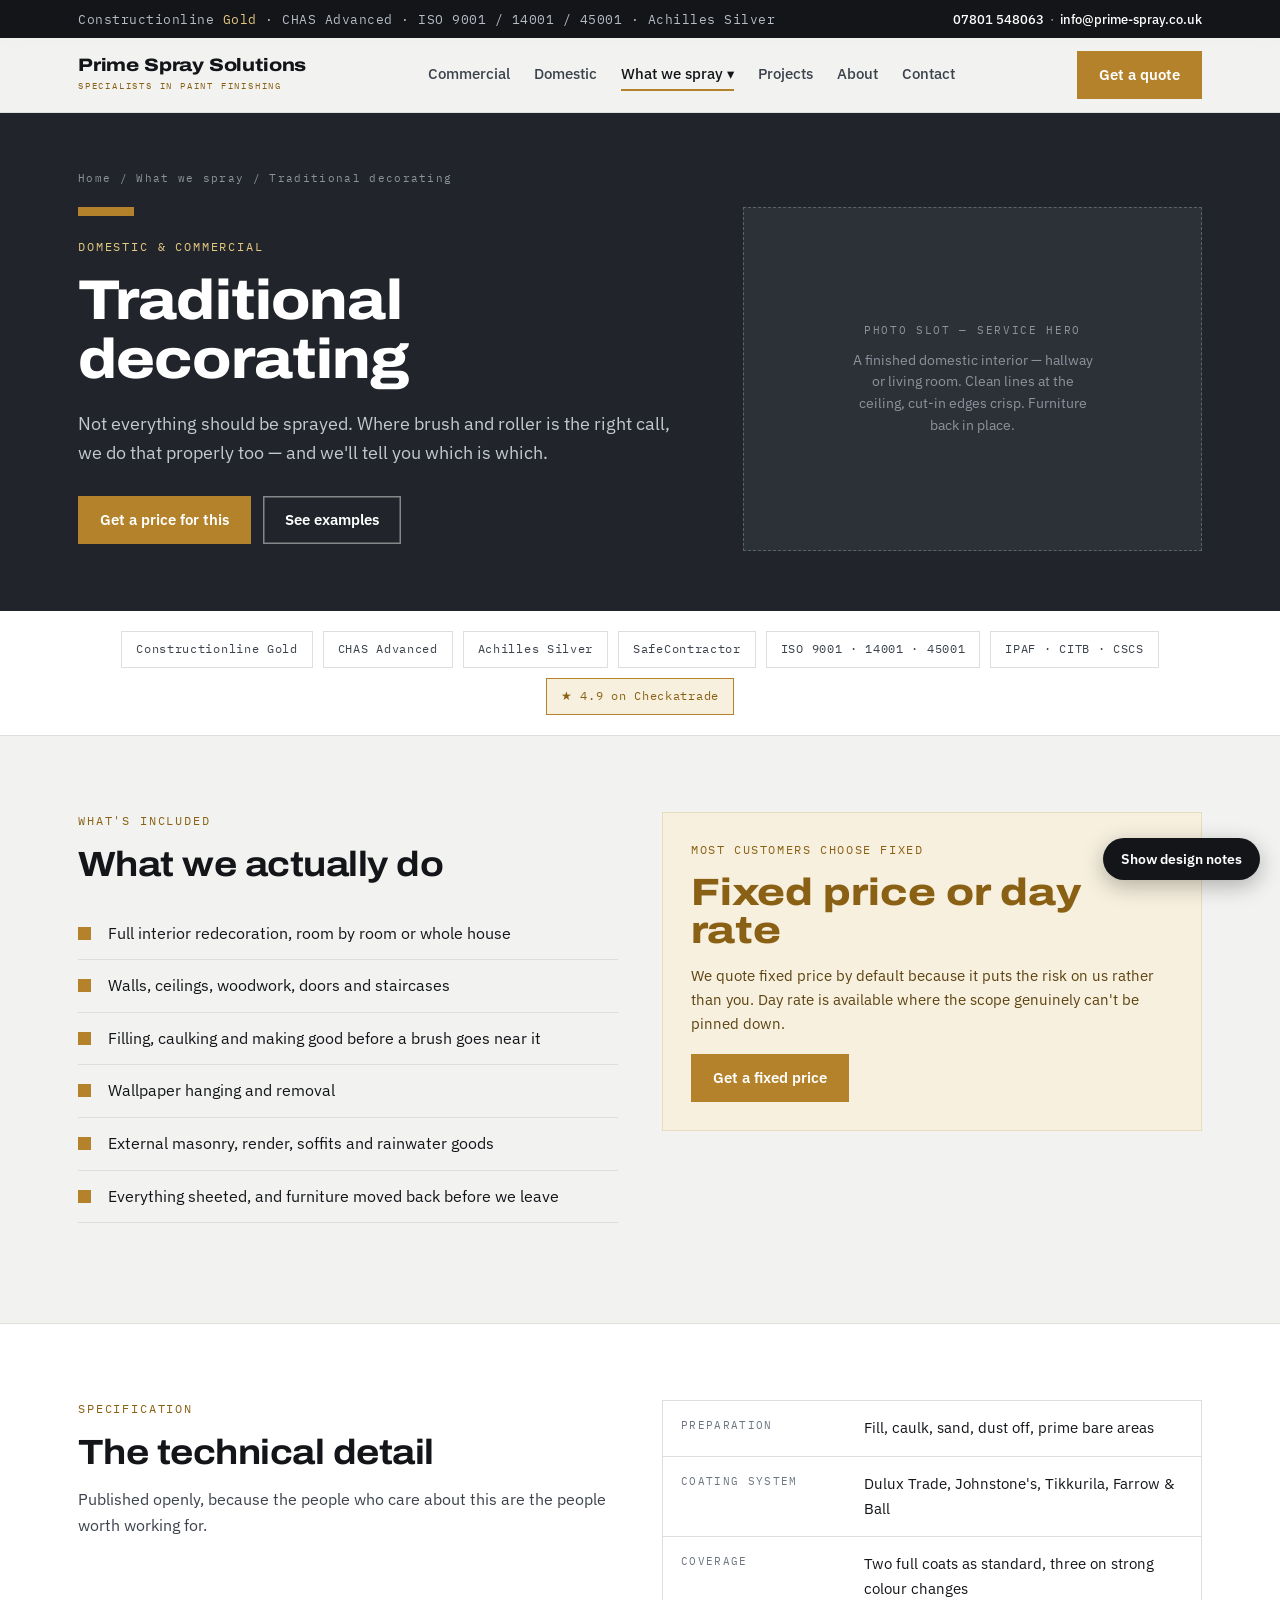
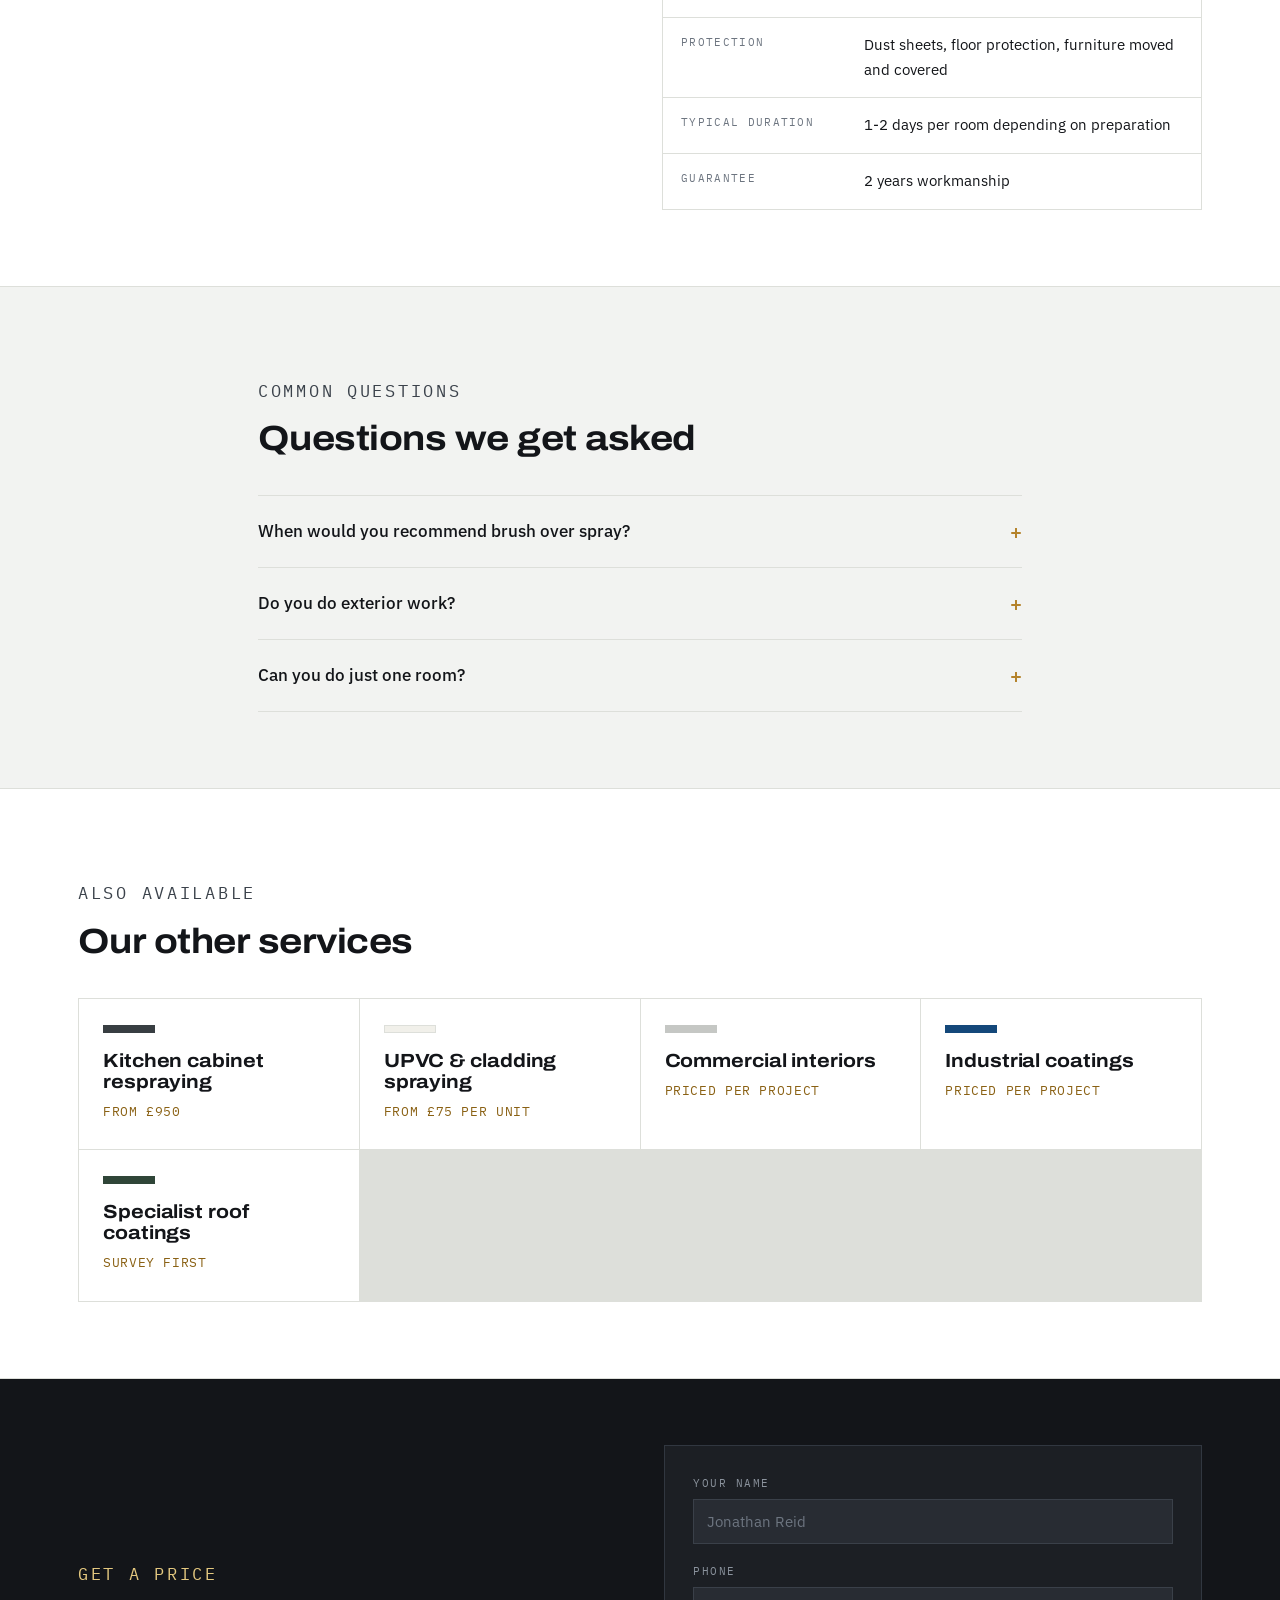
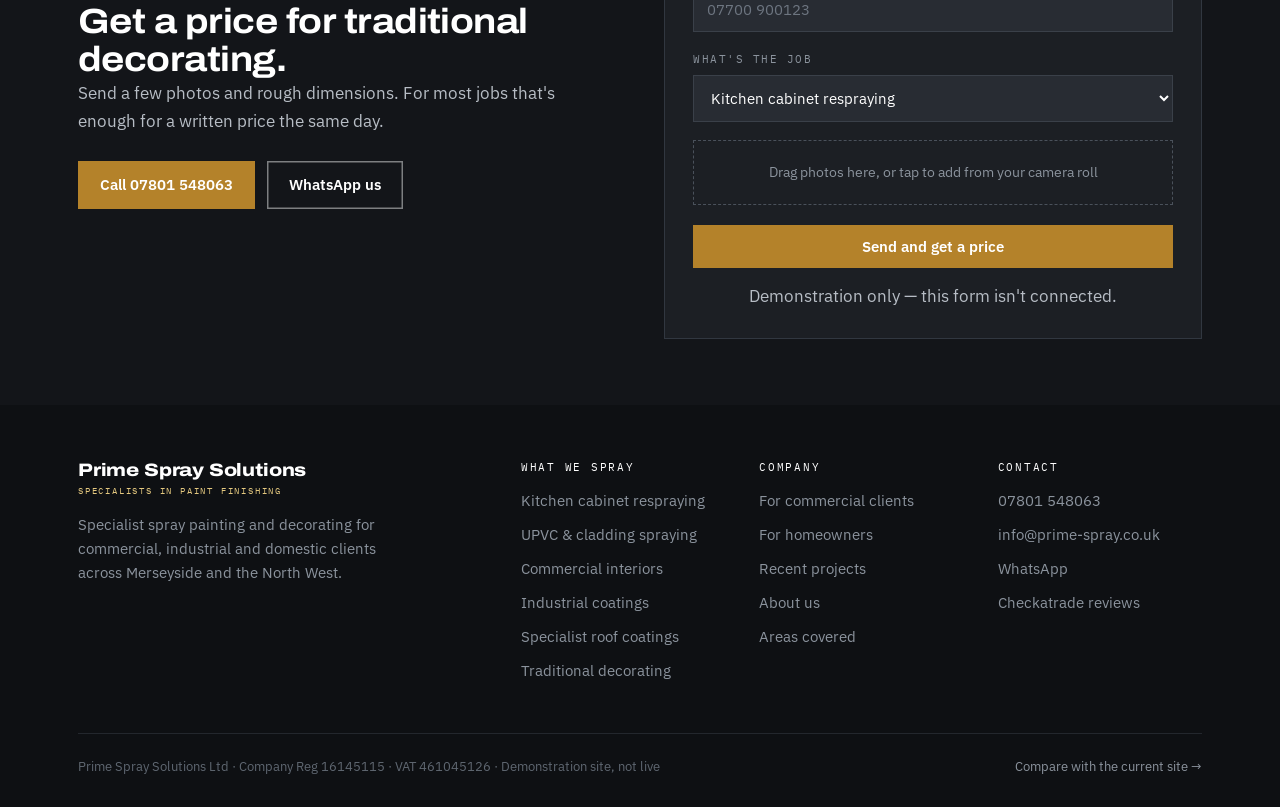
<file: service-decorating.html>
<!DOCTYPE html>
<html lang="en-GB">
<head>
<meta charset="utf-8">
<meta name="viewport" content="width=device-width, initial-scale=1">
<title>Traditional decorating — Prime Spray Solutions</title>
<meta name="description" content="Traditional brush and roller decorating across Merseyside for homes and commercial premises, from the same accredited team as our spraying work.">
<link rel="canonical" href="https://prime-spray.co.uk/service-decorating.html">
<link rel="preconnect" href="https://fonts.googleapis.com">
<link rel="preconnect" href="https://fonts.gstatic.com" crossorigin>
<link href="https://fonts.googleapis.com/css2?family=Archivo:wdth,wght@100..125,400..800&family=IBM+Plex+Mono:wght@400;500&family=IBM+Plex+Sans:wght@400;500;600&display=swap" rel="stylesheet">
<style>
:root{
  --ink:#131519;
  --graphite:#21252B;
  --steel:#3B424B;
  --mute:#6D7580;
  --paper:#F2F3F1;
  --card:#FFFFFF;
  --line:#DDDFDA;
  --brass:#B4822A;
  --brass-deep:#8A6114;
  --brass-tint:#F7F0DF;
  --display:"Archivo",system-ui,sans-serif;
  --body:"IBM Plex Sans",system-ui,sans-serif;
  --mono:"IBM Plex Mono",ui-monospace,monospace;
  --wrap:1180px;
}
*{box-sizing:border-box}
html{scroll-behavior:smooth;scroll-padding-top:96px}
@media (prefers-reduced-motion:reduce){html{scroll-behavior:auto}*{animation-duration:.001ms!important;transition-duration:.001ms!important}}
body{margin:0;background:var(--paper);color:var(--ink);font-family:var(--body);font-size:16px;line-height:1.65;-webkit-font-smoothing:antialiased}
img{max-width:100%}
a{color:inherit}
.wrap{max-width:var(--wrap);margin:0 auto;padding:0 28px}
.narrow{max-width:820px}
h1,h2,h3,h4{font-family:var(--display);font-weight:700;font-stretch:112%;letter-spacing:-.015em;line-height:1.1;margin:0}
h1{font-size:clamp(32px,4.8vw,56px);font-weight:800;line-height:1.06}
h2{font-size:clamp(24px,3.1vw,35px)}
h3{font-size:19px;letter-spacing:-.005em}
h4{font-size:16px}
p{margin:0 0 1rem}
.eyebrow{font-family:var(--mono);font-size:11.5px;letter-spacing:.16em;text-transform:uppercase;color:var(--brass-deep);margin:0 0 14px}
.eyebrow.light{color:#E4C87F}
:focus-visible{outline:2.5px solid var(--brass);outline-offset:3px}
.sr{position:absolute;width:1px;height:1px;overflow:hidden;clip:rect(0 0 0 0)}

/* notes */
.note{display:none;font-family:var(--mono);font-size:12.5px;line-height:1.6;background:#FFF8E4;border-left:3px solid var(--brass);color:#5C4310;padding:12px 16px;margin:0 0 24px}
body.notes-on .note{display:block}
.note b{font-weight:500;color:var(--brass-deep)}
.notebar{position:fixed;right:20px;bottom:20px;z-index:120}
.notebar button{font-family:var(--body);font-size:13.5px;font-weight:600;background:var(--ink);color:#fff;border:0;padding:12px 18px;border-radius:100px;cursor:pointer;box-shadow:0 6px 22px rgba(0,0,0,.28)}
.notebar button:hover{background:var(--steel)}

/* util bar */
.util{background:var(--ink);color:#B7BDC5;font-size:12.5px}
.util .wrap{display:flex;justify-content:space-between;align-items:center;gap:16px;min-height:38px;flex-wrap:wrap}
.util .accs{font-family:var(--mono);letter-spacing:.04em}
.util .accs b{color:#E4C87F;font-weight:400}
.util a{color:#fff;text-decoration:none;font-weight:500}
.util a:hover{color:#E4C87F}

/* header */
header{position:sticky;top:0;z-index:100;background:rgba(242,243,241,.95);backdrop-filter:blur(8px);border-bottom:1px solid var(--line)}
header .wrap{display:flex;align-items:center;justify-content:space-between;gap:20px;min-height:74px}
.brand{text-decoration:none;display:block;flex-shrink:0}
.brand .name{font-family:var(--display);font-weight:800;font-stretch:118%;font-size:18px;letter-spacing:-.01em;line-height:1}
.brand .sub{font-family:var(--mono);font-size:9px;letter-spacing:.2em;color:var(--brass-deep);margin-top:5px}
nav.main{display:flex;align-items:center;gap:24px}
nav.main>a,.drop>button{font-family:var(--body);font-size:14.5px;font-weight:500;text-decoration:none;color:var(--steel);padding:6px 0;border:0;background:none;cursor:pointer;border-bottom:2px solid transparent}
nav.main>a:hover,.drop>button:hover{color:var(--ink);border-bottom-color:var(--brass)}
nav.main>a.active,.drop.active>button{color:var(--ink);border-bottom-color:var(--brass)}
.drop{position:relative}
.drop-menu{position:absolute;top:calc(100% + 14px);left:-16px;background:var(--card);border:1px solid var(--line);min-width:266px;padding:8px;box-shadow:0 14px 34px rgba(19,21,25,.13);display:none}
.drop.open .drop-menu{display:block}
.drop-menu a{display:flex;gap:11px;align-items:flex-start;text-decoration:none;padding:10px 12px;font-size:14.5px;color:var(--steel)}
.drop-menu a:hover{background:var(--brass-tint);color:var(--ink)}
.drop-menu .sq{width:11px;height:11px;margin-top:6px;flex-shrink:0}
.btn{display:inline-block;font-family:var(--body);font-size:14.5px;font-weight:600;text-decoration:none;padding:12px 22px;border:0;cursor:pointer;transition:background .15s}
.btn-primary{background:var(--brass);color:#fff}
.btn-primary:hover{background:var(--brass-deep)}
.btn-ghost{background:transparent;color:#fff;box-shadow:inset 0 0 0 1.5px rgba(255,255,255,.45)}
.btn-ghost:hover{background:rgba(255,255,255,.1)}
.btn-dark{background:var(--ink);color:#fff}
.btn-dark:hover{background:var(--steel)}
.btn-line{background:transparent;color:var(--ink);box-shadow:inset 0 0 0 1.5px var(--line)}
.btn-line:hover{box-shadow:inset 0 0 0 1.5px var(--brass);color:var(--brass-deep)}
.hdr-cta{display:flex;gap:10px;align-items:center;flex-shrink:0}
.burger{display:none;background:none;border:1px solid var(--line);padding:9px 13px;font-size:13px;cursor:pointer;font-family:var(--body)}
nav.mob{display:none;border-top:1px solid var(--line);background:var(--card);padding:10px 0}
nav.mob.open{display:block}
nav.mob a{display:block;padding:12px 28px;text-decoration:none;color:var(--steel);font-size:15px;border-bottom:1px solid var(--line)}

/* hero */
.hero{background:var(--graphite);color:#fff;padding:74px 0 0;position:relative}
.hero-grid{display:grid;grid-template-columns:1.05fr .95fr;gap:56px;align-items:center}
.hero h1,.hero h2{color:#fff}
.hero p.lede{font-size:18px;color:#C3C9D1;max-width:38ch;margin:20px 0 30px}
.hero-cta{display:flex;gap:12px;flex-wrap:wrap}
.page-hero{background:var(--graphite);color:#fff;padding:56px 0 60px}
.page-hero h1{color:#fff;max-width:19ch}
.page-hero p.lede{font-size:17.5px;color:#C3C9D1;max-width:56ch;margin:20px 0 28px}
.crumb{font-family:var(--mono);font-size:11px;letter-spacing:.12em;color:#8B939D;margin-bottom:20px}
.crumb a{color:#8B939D;text-decoration:none}
.crumb a:hover{color:#E4C87F}

/* photo placeholders */
.shot{background:#E6E8E4;border:1px dashed #B6BAB4;display:flex;flex-direction:column;align-items:center;justify-content:center;text-align:center;padding:26px;color:var(--mute)}
.shot.dark{background:#2C3138;border-color:#5A626C;color:#8B939D}
.shot .ph{font-family:var(--mono);font-size:10.5px;letter-spacing:.16em;margin-bottom:10px}
.shot .desc{font-size:14px;line-height:1.55;max-width:30ch}
.r43{aspect-ratio:4/3}.r54{aspect-ratio:5/4}.r169{aspect-ratio:16/9}.r11{aspect-ratio:1/1}

/* swatch strip */
.swatches{display:flex;margin-top:60px;border-top:1px solid rgba(255,255,255,.14)}
.sw{flex:1;padding:16px 14px 18px;border-right:1px solid rgba(255,255,255,.14);transition:flex .3s}
.sw:last-child{border-right:0}
.sw:hover{flex:1.5}
.sw .chip{height:34px;margin-bottom:12px}
.sw .code{font-family:var(--mono);font-size:11px;letter-spacing:.1em;color:#fff}
.sw .nm{font-size:12px;color:#98A0AA;margin-top:3px;white-space:nowrap}

/* trust */
.trust{background:var(--card);border-bottom:1px solid var(--line);padding:20px 0}
.trust .wrap{display:flex;flex-wrap:wrap;gap:10px;align-items:center;justify-content:center}
.badge{font-family:var(--mono);font-size:11.5px;letter-spacing:.06em;color:var(--steel);border:1px solid var(--line);padding:8px 14px;white-space:nowrap;text-decoration:none}
.badge.star{border-color:var(--brass);color:var(--brass-deep);background:var(--brass-tint)}

section{padding:76px 0}
section.tight{padding:52px 0}
.on-card{background:var(--card);border-top:1px solid var(--line);border-bottom:1px solid var(--line)}
.dark{background:var(--graphite);color:#fff}
.dark h2,.dark h3{color:#fff}
.dark .sec-head p{color:#BCC3CB}
.sec-head{max-width:64ch;margin-bottom:38px}
.sec-head p{color:var(--steel);font-size:17px;margin-top:14px}
.dark p{color:#C3C9D1}

/* tabs */
.tabs{display:flex;border:1px solid var(--line);background:var(--card);width:fit-content;margin-bottom:32px}
.tab{font-family:var(--body);font-size:15px;font-weight:600;padding:14px 28px;background:none;border:0;cursor:pointer;color:var(--mute);border-bottom:3px solid transparent}
.tab[aria-selected="true"]{color:var(--ink);border-bottom-color:var(--brass);background:var(--brass-tint)}
.panel[hidden]{display:none}

/* two-col */
.two{display:grid;grid-template-columns:1fr 1fr;gap:44px;align-items:start}
.two.wide-left{grid-template-columns:1.15fr .85fr}
.ticks{list-style:none;padding:0;margin:0 0 24px}
.ticks li{padding:13px 0 13px 30px;border-bottom:1px solid var(--line);position:relative;font-size:15.5px}
.ticks li::before{content:"";position:absolute;left:0;top:19px;width:13px;height:13px;background:var(--brass)}
.dark .ticks li{border-bottom-color:rgba(255,255,255,.14);color:#DDE1E6}

/* service grid */
.svc-grid{display:grid;grid-template-columns:repeat(auto-fit,minmax(258px,1fr));gap:1px;background:var(--line);border:1px solid var(--line)}
.svc{background:var(--card);padding:26px 24px 28px;text-decoration:none;color:inherit;display:block;transition:background .15s}
.svc:hover{background:var(--brass-tint)}
.svc .chip{height:8px;width:52px;margin-bottom:18px}
.svc h3{margin-bottom:8px}
.svc p{font-size:14.5px;color:var(--steel);margin:0 0 14px}
.svc .price{font-family:var(--mono);font-size:12.5px;color:var(--brass-deep);letter-spacing:.05em}

/* spec table */
.spec-table{width:100%;border-collapse:collapse;font-size:15px;background:var(--card);border:1px solid var(--line)}
.spec-table th,.spec-table td{text-align:left;padding:15px 18px;border-bottom:1px solid var(--line);vertical-align:top}
.spec-table th{font-family:var(--mono);font-size:11px;letter-spacing:.12em;text-transform:uppercase;color:var(--mute);font-weight:400;width:34%}
.spec-table tr:last-child th,.spec-table tr:last-child td{border-bottom:0}

/* price panel */
.price-panel{background:var(--brass-tint);border:1px solid #E8DCBE;padding:28px}
.price-panel .big{font-family:var(--display);font-weight:800;font-stretch:118%;font-size:38px;line-height:1;color:var(--brass-deep)}
.price-panel .unit{font-family:var(--mono);font-size:11.5px;letter-spacing:.14em;color:var(--brass-deep);margin-bottom:14px}
.price-panel p{font-size:14.5px;color:#5C4310;margin:14px 0 18px}

/* before after */
.ba-wrap{background:var(--card);border:1px solid var(--line);padding:22px}
.ba{position:relative;aspect-ratio:16/9;overflow:hidden;background:#E6E8E4;user-select:none;cursor:ew-resize}
.ba .side{position:absolute;inset:0;display:flex;flex-direction:column;align-items:center;justify-content:center;text-align:center;padding:24px;color:var(--mute)}
.ba .after{background:#D8DCD6}
.ba .tag{font-family:var(--mono);font-size:11px;letter-spacing:.16em;position:absolute;top:14px;padding:5px 10px;background:rgba(19,21,25,.82);color:#fff}
.ba .before .tag{left:14px}
.ba .after .tag{right:14px;background:var(--brass)}
.ba .desc{font-size:14px;max-width:26ch;line-height:1.55}
.ba-handle{position:absolute;top:0;bottom:0;left:50%;width:3px;background:var(--brass);transform:translateX(-1.5px);pointer-events:none}
.ba-handle::after{content:"";position:absolute;top:50%;left:50%;width:38px;height:38px;margin:-19px 0 0 -19px;background:var(--brass);border-radius:50%;box-shadow:0 0 0 4px rgba(255,255,255,.85)}
.ba-range{width:100%;margin:16px 0 0;accent-color:var(--brass)}
.ba-meta{display:flex;justify-content:space-between;gap:16px;flex-wrap:wrap;margin-top:12px;font-size:14.5px;color:var(--steel)}
.ba-meta .spec{font-family:var(--mono);font-size:12px;color:var(--mute);letter-spacing:.05em}

/* steps */
.steps{display:grid;grid-template-columns:repeat(auto-fit,minmax(228px,1fr));gap:28px}
.step .n{font-family:var(--mono);font-size:12px;letter-spacing:.16em;color:var(--brass-deep);padding-bottom:12px;border-bottom:2px solid var(--brass);display:block;margin-bottom:16px}
.step p{font-size:15px;color:var(--steel);margin:8px 0 0}
.dark .step .n{color:#E4C87F}
.dark .step p{color:#C3C9D1}

/* reviews */
.revs{display:grid;grid-template-columns:repeat(auto-fit,minmax(258px,1fr));gap:26px}
.rev{border-top:2px solid var(--brass);padding-top:18px}
.rev p{font-size:15.5px;line-height:1.7;margin-bottom:10px}
.dark .rev p{color:#DDE1E6}
.rev .who{font-family:var(--mono);font-size:11.5px;letter-spacing:.08em;color:var(--mute)}
.dark .rev .who{color:#969EA8}

/* project cards */
.proj-grid{display:grid;grid-template-columns:repeat(auto-fit,minmax(300px,1fr));gap:26px}
.proj{background:var(--card);border:1px solid var(--line);text-decoration:none;color:inherit;display:block;transition:border-color .15s}
.proj:hover{border-color:var(--brass)}
.proj .body{padding:20px 22px 24px}
.proj .kind{font-family:var(--mono);font-size:10.5px;letter-spacing:.14em;color:var(--brass-deep);margin-bottom:9px}
.proj h3{margin-bottom:8px;font-size:18px}
.proj p{font-size:14.5px;color:var(--steel);margin:0}
.proj .meta{font-family:var(--mono);font-size:11.5px;color:var(--mute);letter-spacing:.05em;margin-top:14px}

/* faq */
.faq{border-top:1px solid var(--line)}
.faq details{border-bottom:1px solid var(--line)}
.faq summary{cursor:pointer;padding:19px 0;font-size:16.5px;font-weight:500;list-style:none;display:flex;justify-content:space-between;gap:20px;align-items:center}
.faq summary::-webkit-details-marker{display:none}
.faq summary::after{content:"+";font-family:var(--mono);font-size:20px;color:var(--brass);flex-shrink:0}
.faq details[open] summary::after{content:"\2212"}
.faq p{font-size:15.5px;color:var(--steel);margin:0 0 20px;max-width:70ch}

/* areas */
.areas{display:flex;flex-wrap:wrap;gap:8px}
.areas a{font-size:14px;text-decoration:none;background:var(--card);border:1px solid var(--line);padding:9px 15px;color:var(--steel)}
.areas a:hover{border-color:var(--brass);color:var(--brass-deep)}

/* stats */
.stats{display:grid;grid-template-columns:repeat(auto-fit,minmax(170px,1fr));gap:1px;background:var(--line);border:1px solid var(--line)}
.stat{background:var(--card);padding:24px}
.stat .v{font-family:var(--display);font-weight:800;font-stretch:118%;font-size:34px;line-height:1;color:var(--ink)}
.stat .l{font-family:var(--mono);font-size:11px;letter-spacing:.12em;color:var(--mute);margin-top:10px;text-transform:uppercase}

/* quote */
.quote{background:var(--ink);color:#fff;padding:66px 0}
.quote h2{color:#fff}
.quote .inner{display:grid;grid-template-columns:1fr 1fr;gap:48px;align-items:center}
.quote p{color:#B7BDC5;font-size:17px}
.form{background:#1C1F24;border:1px solid #313740;padding:28px}
.form label{display:block;font-family:var(--mono);font-size:11px;letter-spacing:.14em;color:#8B939D;margin:0 0 7px}
.form input,.form select,.form textarea{width:100%;background:#282C33;border:1px solid #3A4049;color:#fff;font-family:var(--body);font-size:15px;padding:12px 13px;margin-bottom:18px}
.form input::placeholder,.form textarea::placeholder{color:#6D7580}
.form .err{color:#E39B8C;font-size:13px;margin:-12px 0 14px;display:none}
.drop-zone{border:1px dashed #4A515B;padding:20px;text-align:center;color:#8B939D;font-size:14px;margin-bottom:20px}
.form .btn{width:100%;text-align:center}
.form-note{font-size:13px;color:#7C848E;margin:14px 0 0;text-align:center}

/* footer */
footer{background:#0E1013;color:#8B939D;padding:56px 0 30px;font-size:14.5px}
.fgrid{display:grid;grid-template-columns:2fr 1fr 1fr 1fr;gap:34px;margin-bottom:40px}
footer h4{font-family:var(--mono);font-size:11px;letter-spacing:.16em;color:#fff;font-weight:400;margin:0 0 16px;font-stretch:100%}
footer ul{list-style:none;padding:0;margin:0}
footer li{margin-bottom:10px}
footer a{color:#8B939D;text-decoration:none}
footer a:hover{color:#E4C87F}
.legal{border-top:1px solid #23272D;padding-top:22px;font-size:12.5px;color:#5F6771;display:flex;justify-content:space-between;gap:20px;flex-wrap:wrap}

@media(max-width:980px){
  .hero-grid,.two,.two.wide-left,.quote .inner{grid-template-columns:1fr}
  .fgrid{grid-template-columns:1fr 1fr}
  .swatches{flex-wrap:wrap}
  .sw{flex:1 1 33%;border-bottom:1px solid rgba(255,255,255,.14)}
}
@media(max-width:820px){
  nav.main{display:none}
  .burger{display:block}
  .util .accs{display:none}
  section{padding:52px 0}
  .hero{padding-top:46px}
  .page-hero{padding:40px 0 44px}
}
@media(max-width:520px){
  .fgrid{grid-template-columns:1fr}
  .tabs{width:100%}
  .tab{flex:1;padding:13px 8px;font-size:14px}
  .spec-table th{width:42%}
}

</style>
</head>
<body>

<div class="notebar"><button id="noteBtn" type="button">Show design notes</button></div>

<div class="util">
  <div class="wrap">
    <div class="accs">Constructionline <b>Gold</b> · CHAS Advanced · ISO 9001 / 14001 / 45001 · Achilles Silver</div>
    <div><a href="tel:07801548063">07801 548063</a> &nbsp;·&nbsp; <a href="mailto:info@prime-spray.co.uk">info@prime-spray.co.uk</a></div>
  </div>
</div>

<header>
  <div class="wrap">
    <a class="brand" href="index.html">
      <div class="name">Prime Spray Solutions</div>
      <div class="sub">SPECIALISTS IN PAINT FINISHING</div>
    </a>
    <nav class="main">
        <a href="commercial.html">Commercial</a>
        <a href="domestic.html">Domestic</a>
        <div class="drop active">
          <button type="button" aria-haspopup="true">What we spray ▾</button>
          <div class="drop-menu">
          <a href="service-kitchens.html"><span class="sq" style="background:#383E42"></span>Kitchen cabinet respraying</a>
          <a href="service-upvc.html"><span class="sq" style="background:#F1F0EA;box-shadow:inset 0 0 0 1px var(--line)"></span>UPVC &amp; cladding spraying</a>
          <a href="service-commercial-interiors.html"><span class="sq" style="background:#C5C7C4"></span>Commercial interiors</a>
          <a href="service-industrial.html"><span class="sq" style="background:#14487A"></span>Industrial coatings</a>
          <a href="service-roof-coatings.html"><span class="sq" style="background:#2F4538"></span>Specialist roof coatings</a>
          <a href="service-decorating.html"><span class="sq" style="background:#B4822A"></span>Traditional decorating</a>
          </div>
        </div>
        <a href="projects.html">Projects</a>
        <a href="about.html">About</a>
        <a href="contact.html">Contact</a>
    </nav>
    <div class="hdr-cta">
      <button class="burger" id="burger" type="button">Menu</button>
      <a class="btn btn-primary" href="contact.html">Get a quote</a>
    </div>
  </div>
  <nav class="mob" id="mobnav">
      <a href="index.html">Home</a>
      <a href="commercial.html">Commercial</a>
      <a href="domestic.html">Domestic</a>
      <a href="service-kitchens.html">Kitchen cabinet respraying</a>
      <a href="service-upvc.html">UPVC &amp; cladding spraying</a>
      <a href="service-commercial-interiors.html">Commercial interiors</a>
      <a href="service-industrial.html">Industrial coatings</a>
      <a href="service-roof-coatings.html">Specialist roof coatings</a>
      <a href="service-decorating.html">Traditional decorating</a>
      <a href="projects.html">Projects</a>
      <a href="about.html">About</a>
      <a href="contact.html">Contact</a>
  </nav>
</header>

<main>

<div class="page-hero">
  <div class="wrap">
    <div class="crumb"><a href="index.html">Home</a> / <a href="index.html#services">What we spray</a> / Traditional decorating</div>
    <div class="two wide-left">
      <div>
        <div style="width:56px;height:9px;background:#B4822A;margin-bottom:22px"></div>
        <p class="eyebrow light">Domestic &amp; commercial</p>
        <h1>Traditional decorating</h1>
        <p class="lede">Not everything should be sprayed. Where brush and roller is the right call, we do that properly too — and we'll tell you which is which.</p>
        <div class="hero-cta">
          <a class="btn btn-primary" href="contact.html">Get a price for this</a>
          <a class="btn btn-ghost" href="projects.html">See examples</a>
        </div>
      </div>
      <div class="shot r43 dark"><div class="ph">PHOTO SLOT — SERVICE HERO</div><div class="desc">A finished domestic interior — hallway or living room. Clean lines at the ceiling, cut-in edges crisp. Furniture back in place.</div></div>
    </div>
  </div>
</div>

<div class="trust">
  <div class="wrap">
    <span class="badge">Constructionline Gold</span>
    <span class="badge">CHAS Advanced</span>
    <span class="badge">Achilles Silver</span>
    <span class="badge">SafeContractor</span>
    <span class="badge">ISO 9001 · 14001 · 45001</span>
    <span class="badge">IPAF · CITB · CSCS</span>
    <a class="badge star" href="https://www.checkatrade.com/trades/primespraysolutions" target="_blank" rel="noopener">★ 4.9 on Checkatrade</a>
  </div>
</div>


<section>
  <div class="wrap">
    <div class="note"><b>This is the page that does the ranking.</b> One focused page per service, with the process, the coating system and a real price on it. The live site has six of these in the footer nav and five of them are dead links.</div>
    <div class="two">
      <div>
        <p class="eyebrow">What's included</p>
        <h2>What we actually do</h2>
        <ul class="ticks" style="margin-top:24px"><li>Full interior redecoration, room by room or whole house</li><li>Walls, ceilings, woodwork, doors and staircases</li><li>Filling, caulking and making good before a brush goes near it</li><li>Wallpaper hanging and removal</li><li>External masonry, render, soffits and rainwater goods</li><li>Everything sheeted, and furniture moved back before we leave</li></ul>
      </div>
      <div class="price-panel">
        <div class="unit">MOST CUSTOMERS CHOOSE FIXED</div>
        <div class="big">Fixed price or day rate</div>
        <p>We quote fixed price by default because it puts the risk on us rather than you. Day rate is available where the scope genuinely can't be pinned down.</p>
        <a class="btn btn-primary" href="contact.html">Get a fixed price</a>
      </div>
    </div>
  </div>
</section>

<section class="on-card">
  <div class="wrap">
    <div class="two">
      <div>
        <p class="eyebrow">Specification</p>
        <h2>The technical detail</h2>
        <p style="color:var(--steel);margin-top:14px">Published openly, because the people who care about this are the people worth working for.</p>
      </div>
      <table class="spec-table"><tr><th>Preparation</th><td>Fill, caulk, sand, dust off, prime bare areas</td></tr><tr><th>Coating system</th><td>Dulux Trade, Johnstone's, Tikkurila, Farrow &amp; Ball</td></tr><tr><th>Coverage</th><td>Two full coats as standard, three on strong colour changes</td></tr><tr><th>Protection</th><td>Dust sheets, floor protection, furniture moved and covered</td></tr><tr><th>Typical duration</th><td>1-2 days per room depending on preparation</td></tr><tr><th>Guarantee</th><td>2 years workmanship</td></tr></table>
    </div>
  </div>
</section>

<section>
  <div class="wrap narrow">
    <div class="sec-head"><p class="eyebrow">Common questions</p><h2>Questions we get asked</h2></div>
    <div class="faq"><details><summary>When would you recommend brush over spray?</summary><p>Occupied rooms with a lot of furniture that can't be moved, small patch and repair work, and textured surfaces where the masking would cost more than the painting. Spraying wins on doors, cabinets, ceilings, large open areas and anything that needs a flawless flat finish.</p></details><details><summary>Do you do exterior work?</summary><p>Yes — masonry, render, soffits, fascias and rainwater goods. Weather dependent, so we build float into the programme rather than rushing a coat on.</p></details><details><summary>Can you do just one room?</summary><p>Of course. There is no minimum job size for domestic work.</p></details></div>
  </div>
</section>

<section class="on-card">
  <div class="wrap">
    <div class="sec-head"><p class="eyebrow">Also available</p><h2>Our other services</h2></div>
    <div class="svc-grid"><a class="svc" href="service-kitchens.html"><div class="chip" style="background:#383E42"></div><h3>Kitchen cabinet respraying</h3><div class="price">FROM £950</div></a><a class="svc" href="service-upvc.html"><div class="chip" style="background:#F1F0EA;box-shadow:inset 0 0 0 1px var(--line)"></div><h3>UPVC &amp; cladding spraying</h3><div class="price">FROM £75 PER UNIT</div></a><a class="svc" href="service-commercial-interiors.html"><div class="chip" style="background:#C5C7C4"></div><h3>Commercial interiors</h3><div class="price">PRICED PER PROJECT</div></a><a class="svc" href="service-industrial.html"><div class="chip" style="background:#14487A"></div><h3>Industrial coatings</h3><div class="price">PRICED PER PROJECT</div></a><a class="svc" href="service-roof-coatings.html"><div class="chip" style="background:#2F4538"></div><h3>Specialist roof coatings</h3><div class="price">SURVEY FIRST</div></a></div>
  </div>
</section>

<div class="quote" id="quote">
  <div class="wrap">
    <div class="inner">
      <div>
        <p class="eyebrow light">Get a price</p>
        <h2>Get a price for traditional decorating.</h2>
        <p>Send a few photos and rough dimensions. For most jobs that's enough for a written price the same day.</p>
        <p style="margin-top:26px"><a class="btn btn-primary" href="tel:07801548063">Call 07801 548063</a> <a class="btn btn-ghost" href="https://wa.me/447801548063" target="_blank" rel="noopener" style="margin-left:8px">WhatsApp us</a></p>
      </div>
      <form class="form" id="quoteForm" novalidate>
        <label for="fname">YOUR NAME</label>
        <input id="fname" type="text" placeholder="Jonathan Reid">
        <div class="err" id="fnameErr">Enter your name so we know who we're quoting.</div>
        <label for="fphone">PHONE</label>
        <input id="fphone" type="tel" placeholder="07700 900123">
        <label for="fjob">WHAT'S THE JOB</label>
        <select id="fjob">
          <option>Kitchen cabinet respraying</option>
          <option>UPVC windows or doors</option>
          <option>Commercial interior</option>
          <option>Industrial coating</option>
          <option>Roof coating</option>
          <option>Traditional decorating</option>
        </select>
        <div class="drop-zone">Drag photos here, or tap to add from your camera roll</div>
        <button class="btn btn-primary" type="submit">Send and get a price</button>
        <p class="form-note">Demonstration only — this form isn't connected.</p>
      </form>
    </div>
  </div>
</div>


</main>

<footer>
  <div class="wrap">
    <div class="fgrid">
      <div>
        <div class="brand" style="margin-bottom:14px">
          <div class="name" style="color:#fff">Prime Spray Solutions</div>
          <div class="sub" style="color:#E4C87F">SPECIALISTS IN PAINT FINISHING</div>
        </div>
        <p style="max-width:34ch;margin:0">Specialist spray painting and decorating for commercial, industrial and domestic clients across Merseyside and the North West.</p>
      </div>
      <div>
        <h4>WHAT WE SPRAY</h4>
        <ul><li><a href="service-kitchens.html">Kitchen cabinet respraying</a></li>
          <li><a href="service-upvc.html">UPVC &amp; cladding spraying</a></li>
          <li><a href="service-commercial-interiors.html">Commercial interiors</a></li>
          <li><a href="service-industrial.html">Industrial coatings</a></li>
          <li><a href="service-roof-coatings.html">Specialist roof coatings</a></li>
          <li><a href="service-decorating.html">Traditional decorating</a></li></ul>
      </div>
      <div>
        <h4>COMPANY</h4>
        <ul>
          <li><a href="commercial.html">For commercial clients</a></li>
          <li><a href="domestic.html">For homeowners</a></li>
          <li><a href="projects.html">Recent projects</a></li>
          <li><a href="about.html">About us</a></li>
          <li><a href="areas.html">Areas covered</a></li>
        </ul>
      </div>
      <div>
        <h4>CONTACT</h4>
        <ul>
          <li><a href="tel:07801548063">07801 548063</a></li>
          <li><a href="mailto:info@prime-spray.co.uk">info@prime-spray.co.uk</a></li>
          <li><a href="https://wa.me/447801548063" target="_blank" rel="noopener">WhatsApp</a></li>
          <li><a href="https://www.checkatrade.com/trades/primespraysolutions" target="_blank" rel="noopener">Checkatrade reviews</a></li>
        </ul>
      </div>
    </div>
    <div class="legal">
      <div>Prime Spray Solutions Ltd · Company Reg 16145115 · VAT 461045126 · Demonstration site, not live</div>
      <div><a href="https://prime-spray.co.uk/" target="_blank" rel="noopener">Compare with the current site →</a></div>
    </div>
  </div>
</footer>
<script>
(function(){
  var btn=document.getElementById('noteBtn');
  if(btn){
    if(sessionStorage.getItem('pssNotes')==='1'){
      document.body.classList.add('notes-on');btn.textContent='Hide design notes';
    }
    btn.addEventListener('click',function(){
      var on=document.body.classList.toggle('notes-on');
      btn.textContent=on?'Hide design notes':'Show design notes';
      sessionStorage.setItem('pssNotes',on?'1':'0');
    });
  }

  var drop=document.querySelector('.drop');
  if(drop){
    var dbtn=drop.querySelector('button');
    dbtn.addEventListener('click',function(e){e.stopPropagation();drop.classList.toggle('open');});
    document.addEventListener('click',function(){drop.classList.remove('open');});
    document.addEventListener('keydown',function(e){if(e.key==='Escape')drop.classList.remove('open');});
  }

  var burger=document.getElementById('burger'),mob=document.getElementById('mobnav');
  if(burger&&mob){burger.addEventListener('click',function(){mob.classList.toggle('open');});}

  var tabs=document.querySelectorAll('[role="tab"]');
  if(tabs.length){
    tabs.forEach(function(t){
      t.addEventListener('click',function(){
        tabs.forEach(function(x){
          var sel=(x===t);
          x.setAttribute('aria-selected',sel?'true':'false');
          document.getElementById(x.getAttribute('aria-controls')).hidden=!sel;
        });
      });
    });
  }

  document.querySelectorAll('.ba').forEach(function(ba){
    var after=ba.querySelector('.after'),
        handle=ba.querySelector('.ba-handle'),
        range=ba.parentNode.querySelector('.ba-range');
    function setPos(v){
      v=Math.max(0,Math.min(100,v));
      after.style.clipPath='inset(0 0 0 '+v+'%)';
      handle.style.left=v+'%';
    }
    function fromEvent(e){
      var r=ba.getBoundingClientRect();
      var x=(e.touches?e.touches[0].clientX:e.clientX)-r.left;
      var v=Math.round(x/r.width*100);
      if(range)range.value=v;
      setPos(v);
    }
    if(range)range.addEventListener('input',function(){setPos(parseFloat(range.value));});
    var dragging=false;
    ba.addEventListener('mousedown',function(e){dragging=true;fromEvent(e);e.preventDefault();});
    window.addEventListener('mousemove',function(e){if(dragging)fromEvent(e);});
    window.addEventListener('mouseup',function(){dragging=false;});
    ba.addEventListener('touchstart',function(e){fromEvent(e);},{passive:true});
    ba.addEventListener('touchmove',function(e){fromEvent(e);},{passive:true});
    setPos(50);
  });

  var form=document.getElementById('quoteForm');
  if(form){
    form.addEventListener('submit',function(e){
      e.preventDefault();
      var n=form.querySelector('#fname'),err=form.querySelector('#fnameErr');
      if(!n.value.trim()){
        err.style.display='block';n.style.borderColor='#C86B5A';n.focus();return;
      }
      err.style.display='none';n.style.borderColor='#3A4049';
      alert('Demonstration only \u2014 this form is not connected to anything yet.');
    });
    form.querySelector('#fname').addEventListener('input',function(){
      form.querySelector('#fnameErr').style.display='none';
      this.style.borderColor='#3A4049';
    });
  }
})();

</script>
</body>
</html>
</file>
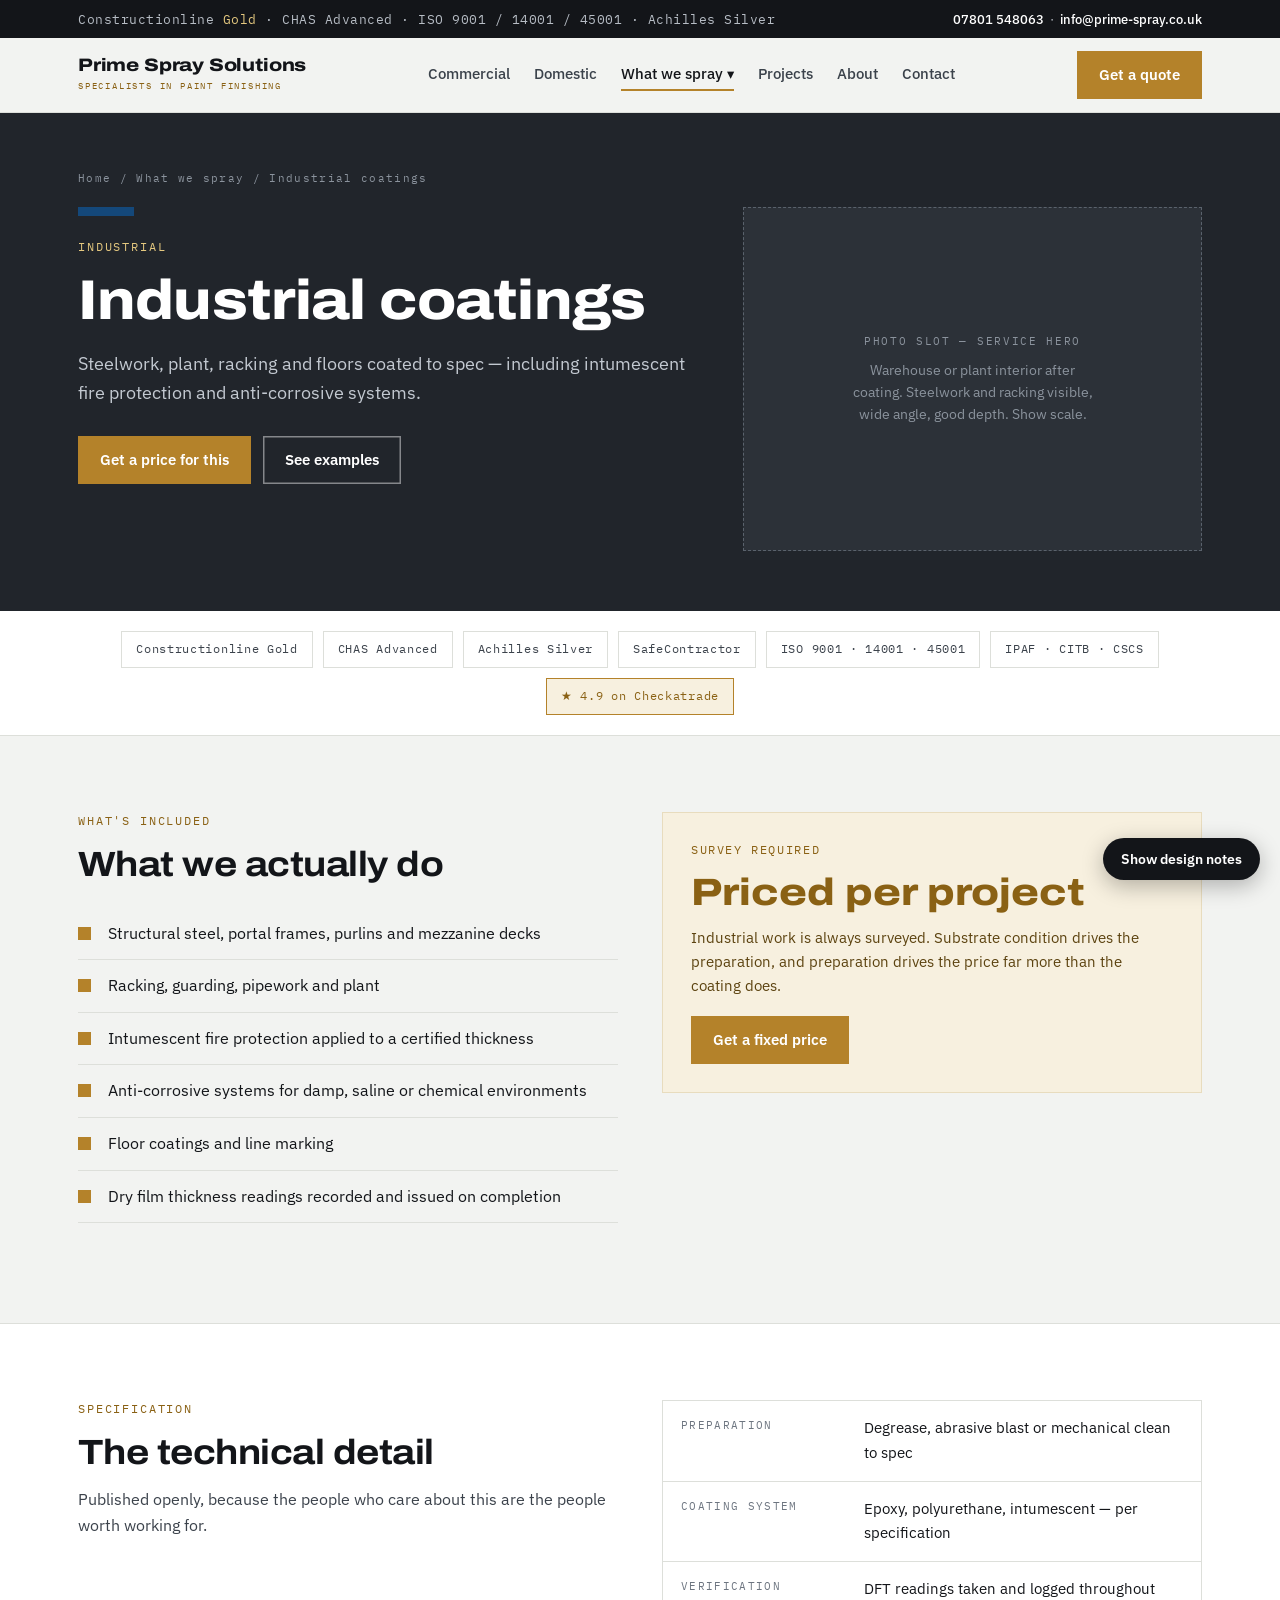
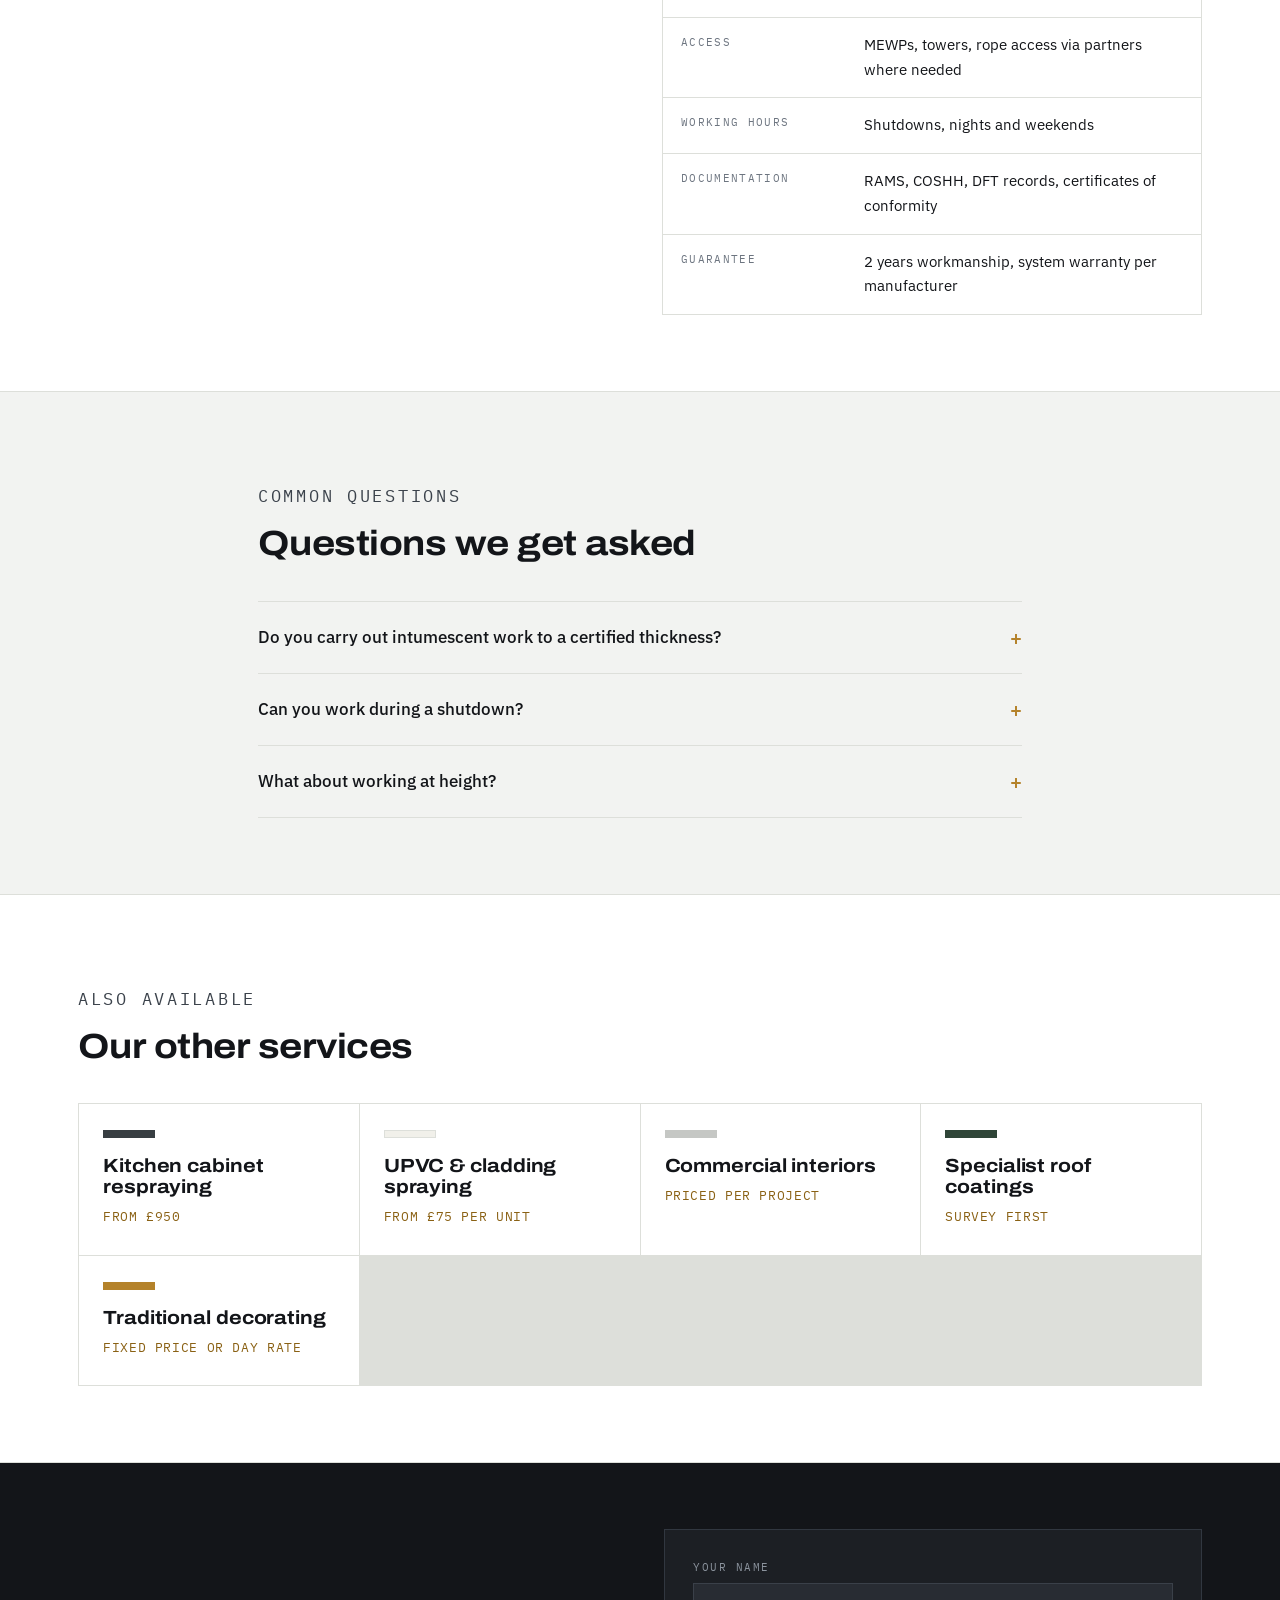
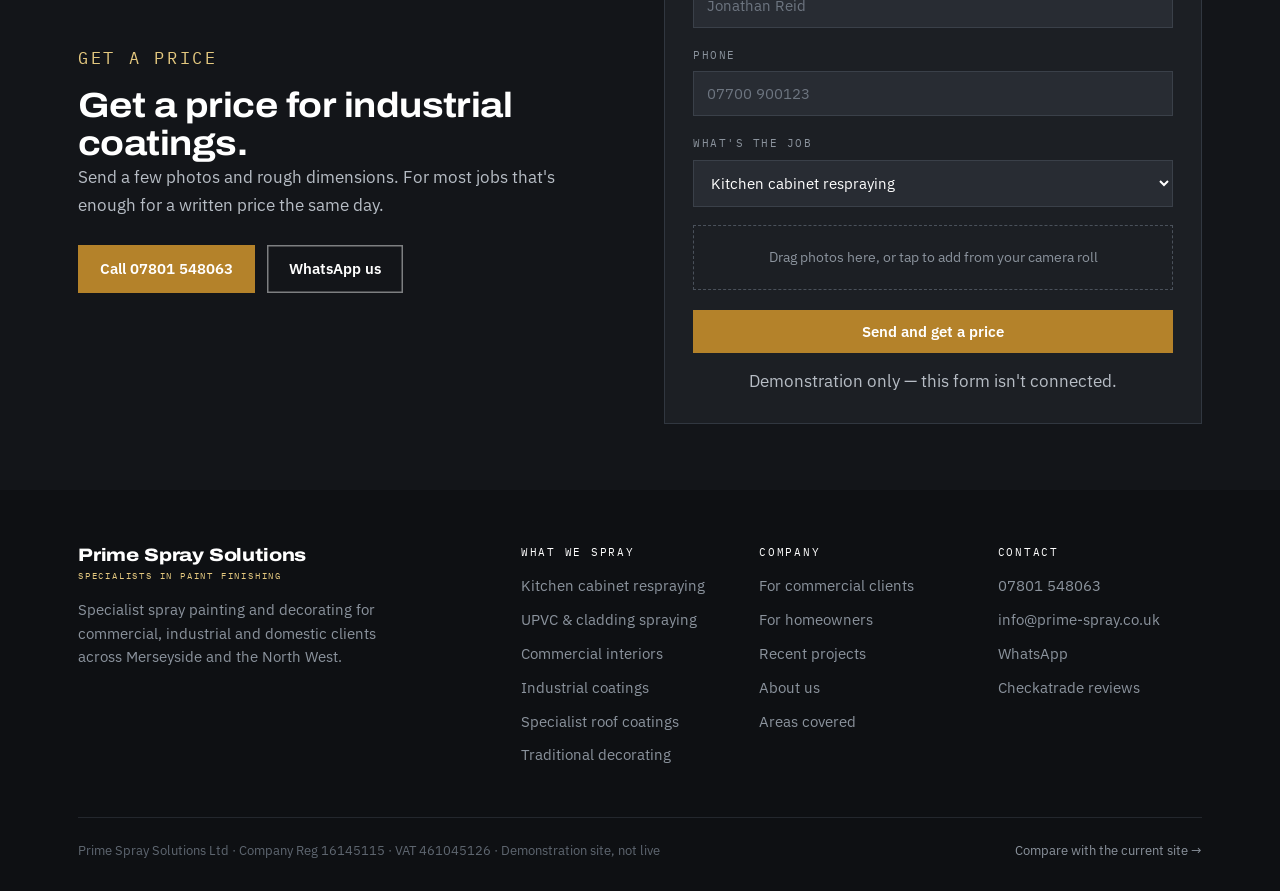
<file: service-industrial.html>
<!DOCTYPE html>
<html lang="en-GB">
<head>
<meta charset="utf-8">
<meta name="viewport" content="width=device-width, initial-scale=1">
<title>Industrial coatings — Prime Spray Solutions</title>
<meta name="description" content="Industrial spray coatings for steelwork, plant, racking and floors across the North West. Intumescent, anti-corrosive and line marking systems, ISO 45001 accredited.">
<link rel="canonical" href="https://prime-spray.co.uk/service-industrial.html">
<link rel="preconnect" href="https://fonts.googleapis.com">
<link rel="preconnect" href="https://fonts.gstatic.com" crossorigin>
<link href="https://fonts.googleapis.com/css2?family=Archivo:wdth,wght@100..125,400..800&family=IBM+Plex+Mono:wght@400;500&family=IBM+Plex+Sans:wght@400;500;600&display=swap" rel="stylesheet">
<style>
:root{
  --ink:#131519;
  --graphite:#21252B;
  --steel:#3B424B;
  --mute:#6D7580;
  --paper:#F2F3F1;
  --card:#FFFFFF;
  --line:#DDDFDA;
  --brass:#B4822A;
  --brass-deep:#8A6114;
  --brass-tint:#F7F0DF;
  --display:"Archivo",system-ui,sans-serif;
  --body:"IBM Plex Sans",system-ui,sans-serif;
  --mono:"IBM Plex Mono",ui-monospace,monospace;
  --wrap:1180px;
}
*{box-sizing:border-box}
html{scroll-behavior:smooth;scroll-padding-top:96px}
@media (prefers-reduced-motion:reduce){html{scroll-behavior:auto}*{animation-duration:.001ms!important;transition-duration:.001ms!important}}
body{margin:0;background:var(--paper);color:var(--ink);font-family:var(--body);font-size:16px;line-height:1.65;-webkit-font-smoothing:antialiased}
img{max-width:100%}
a{color:inherit}
.wrap{max-width:var(--wrap);margin:0 auto;padding:0 28px}
.narrow{max-width:820px}
h1,h2,h3,h4{font-family:var(--display);font-weight:700;font-stretch:112%;letter-spacing:-.015em;line-height:1.1;margin:0}
h1{font-size:clamp(32px,4.8vw,56px);font-weight:800;line-height:1.06}
h2{font-size:clamp(24px,3.1vw,35px)}
h3{font-size:19px;letter-spacing:-.005em}
h4{font-size:16px}
p{margin:0 0 1rem}
.eyebrow{font-family:var(--mono);font-size:11.5px;letter-spacing:.16em;text-transform:uppercase;color:var(--brass-deep);margin:0 0 14px}
.eyebrow.light{color:#E4C87F}
:focus-visible{outline:2.5px solid var(--brass);outline-offset:3px}
.sr{position:absolute;width:1px;height:1px;overflow:hidden;clip:rect(0 0 0 0)}

/* notes */
.note{display:none;font-family:var(--mono);font-size:12.5px;line-height:1.6;background:#FFF8E4;border-left:3px solid var(--brass);color:#5C4310;padding:12px 16px;margin:0 0 24px}
body.notes-on .note{display:block}
.note b{font-weight:500;color:var(--brass-deep)}
.notebar{position:fixed;right:20px;bottom:20px;z-index:120}
.notebar button{font-family:var(--body);font-size:13.5px;font-weight:600;background:var(--ink);color:#fff;border:0;padding:12px 18px;border-radius:100px;cursor:pointer;box-shadow:0 6px 22px rgba(0,0,0,.28)}
.notebar button:hover{background:var(--steel)}

/* util bar */
.util{background:var(--ink);color:#B7BDC5;font-size:12.5px}
.util .wrap{display:flex;justify-content:space-between;align-items:center;gap:16px;min-height:38px;flex-wrap:wrap}
.util .accs{font-family:var(--mono);letter-spacing:.04em}
.util .accs b{color:#E4C87F;font-weight:400}
.util a{color:#fff;text-decoration:none;font-weight:500}
.util a:hover{color:#E4C87F}

/* header */
header{position:sticky;top:0;z-index:100;background:rgba(242,243,241,.95);backdrop-filter:blur(8px);border-bottom:1px solid var(--line)}
header .wrap{display:flex;align-items:center;justify-content:space-between;gap:20px;min-height:74px}
.brand{text-decoration:none;display:block;flex-shrink:0}
.brand .name{font-family:var(--display);font-weight:800;font-stretch:118%;font-size:18px;letter-spacing:-.01em;line-height:1}
.brand .sub{font-family:var(--mono);font-size:9px;letter-spacing:.2em;color:var(--brass-deep);margin-top:5px}
nav.main{display:flex;align-items:center;gap:24px}
nav.main>a,.drop>button{font-family:var(--body);font-size:14.5px;font-weight:500;text-decoration:none;color:var(--steel);padding:6px 0;border:0;background:none;cursor:pointer;border-bottom:2px solid transparent}
nav.main>a:hover,.drop>button:hover{color:var(--ink);border-bottom-color:var(--brass)}
nav.main>a.active,.drop.active>button{color:var(--ink);border-bottom-color:var(--brass)}
.drop{position:relative}
.drop-menu{position:absolute;top:calc(100% + 14px);left:-16px;background:var(--card);border:1px solid var(--line);min-width:266px;padding:8px;box-shadow:0 14px 34px rgba(19,21,25,.13);display:none}
.drop.open .drop-menu{display:block}
.drop-menu a{display:flex;gap:11px;align-items:flex-start;text-decoration:none;padding:10px 12px;font-size:14.5px;color:var(--steel)}
.drop-menu a:hover{background:var(--brass-tint);color:var(--ink)}
.drop-menu .sq{width:11px;height:11px;margin-top:6px;flex-shrink:0}
.btn{display:inline-block;font-family:var(--body);font-size:14.5px;font-weight:600;text-decoration:none;padding:12px 22px;border:0;cursor:pointer;transition:background .15s}
.btn-primary{background:var(--brass);color:#fff}
.btn-primary:hover{background:var(--brass-deep)}
.btn-ghost{background:transparent;color:#fff;box-shadow:inset 0 0 0 1.5px rgba(255,255,255,.45)}
.btn-ghost:hover{background:rgba(255,255,255,.1)}
.btn-dark{background:var(--ink);color:#fff}
.btn-dark:hover{background:var(--steel)}
.btn-line{background:transparent;color:var(--ink);box-shadow:inset 0 0 0 1.5px var(--line)}
.btn-line:hover{box-shadow:inset 0 0 0 1.5px var(--brass);color:var(--brass-deep)}
.hdr-cta{display:flex;gap:10px;align-items:center;flex-shrink:0}
.burger{display:none;background:none;border:1px solid var(--line);padding:9px 13px;font-size:13px;cursor:pointer;font-family:var(--body)}
nav.mob{display:none;border-top:1px solid var(--line);background:var(--card);padding:10px 0}
nav.mob.open{display:block}
nav.mob a{display:block;padding:12px 28px;text-decoration:none;color:var(--steel);font-size:15px;border-bottom:1px solid var(--line)}

/* hero */
.hero{background:var(--graphite);color:#fff;padding:74px 0 0;position:relative}
.hero-grid{display:grid;grid-template-columns:1.05fr .95fr;gap:56px;align-items:center}
.hero h1,.hero h2{color:#fff}
.hero p.lede{font-size:18px;color:#C3C9D1;max-width:38ch;margin:20px 0 30px}
.hero-cta{display:flex;gap:12px;flex-wrap:wrap}
.page-hero{background:var(--graphite);color:#fff;padding:56px 0 60px}
.page-hero h1{color:#fff;max-width:19ch}
.page-hero p.lede{font-size:17.5px;color:#C3C9D1;max-width:56ch;margin:20px 0 28px}
.crumb{font-family:var(--mono);font-size:11px;letter-spacing:.12em;color:#8B939D;margin-bottom:20px}
.crumb a{color:#8B939D;text-decoration:none}
.crumb a:hover{color:#E4C87F}

/* photo placeholders */
.shot{background:#E6E8E4;border:1px dashed #B6BAB4;display:flex;flex-direction:column;align-items:center;justify-content:center;text-align:center;padding:26px;color:var(--mute)}
.shot.dark{background:#2C3138;border-color:#5A626C;color:#8B939D}
.shot .ph{font-family:var(--mono);font-size:10.5px;letter-spacing:.16em;margin-bottom:10px}
.shot .desc{font-size:14px;line-height:1.55;max-width:30ch}
.r43{aspect-ratio:4/3}.r54{aspect-ratio:5/4}.r169{aspect-ratio:16/9}.r11{aspect-ratio:1/1}

/* swatch strip */
.swatches{display:flex;margin-top:60px;border-top:1px solid rgba(255,255,255,.14)}
.sw{flex:1;padding:16px 14px 18px;border-right:1px solid rgba(255,255,255,.14);transition:flex .3s}
.sw:last-child{border-right:0}
.sw:hover{flex:1.5}
.sw .chip{height:34px;margin-bottom:12px}
.sw .code{font-family:var(--mono);font-size:11px;letter-spacing:.1em;color:#fff}
.sw .nm{font-size:12px;color:#98A0AA;margin-top:3px;white-space:nowrap}

/* trust */
.trust{background:var(--card);border-bottom:1px solid var(--line);padding:20px 0}
.trust .wrap{display:flex;flex-wrap:wrap;gap:10px;align-items:center;justify-content:center}
.badge{font-family:var(--mono);font-size:11.5px;letter-spacing:.06em;color:var(--steel);border:1px solid var(--line);padding:8px 14px;white-space:nowrap;text-decoration:none}
.badge.star{border-color:var(--brass);color:var(--brass-deep);background:var(--brass-tint)}

section{padding:76px 0}
section.tight{padding:52px 0}
.on-card{background:var(--card);border-top:1px solid var(--line);border-bottom:1px solid var(--line)}
.dark{background:var(--graphite);color:#fff}
.dark h2,.dark h3{color:#fff}
.dark .sec-head p{color:#BCC3CB}
.sec-head{max-width:64ch;margin-bottom:38px}
.sec-head p{color:var(--steel);font-size:17px;margin-top:14px}
.dark p{color:#C3C9D1}

/* tabs */
.tabs{display:flex;border:1px solid var(--line);background:var(--card);width:fit-content;margin-bottom:32px}
.tab{font-family:var(--body);font-size:15px;font-weight:600;padding:14px 28px;background:none;border:0;cursor:pointer;color:var(--mute);border-bottom:3px solid transparent}
.tab[aria-selected="true"]{color:var(--ink);border-bottom-color:var(--brass);background:var(--brass-tint)}
.panel[hidden]{display:none}

/* two-col */
.two{display:grid;grid-template-columns:1fr 1fr;gap:44px;align-items:start}
.two.wide-left{grid-template-columns:1.15fr .85fr}
.ticks{list-style:none;padding:0;margin:0 0 24px}
.ticks li{padding:13px 0 13px 30px;border-bottom:1px solid var(--line);position:relative;font-size:15.5px}
.ticks li::before{content:"";position:absolute;left:0;top:19px;width:13px;height:13px;background:var(--brass)}
.dark .ticks li{border-bottom-color:rgba(255,255,255,.14);color:#DDE1E6}

/* service grid */
.svc-grid{display:grid;grid-template-columns:repeat(auto-fit,minmax(258px,1fr));gap:1px;background:var(--line);border:1px solid var(--line)}
.svc{background:var(--card);padding:26px 24px 28px;text-decoration:none;color:inherit;display:block;transition:background .15s}
.svc:hover{background:var(--brass-tint)}
.svc .chip{height:8px;width:52px;margin-bottom:18px}
.svc h3{margin-bottom:8px}
.svc p{font-size:14.5px;color:var(--steel);margin:0 0 14px}
.svc .price{font-family:var(--mono);font-size:12.5px;color:var(--brass-deep);letter-spacing:.05em}

/* spec table */
.spec-table{width:100%;border-collapse:collapse;font-size:15px;background:var(--card);border:1px solid var(--line)}
.spec-table th,.spec-table td{text-align:left;padding:15px 18px;border-bottom:1px solid var(--line);vertical-align:top}
.spec-table th{font-family:var(--mono);font-size:11px;letter-spacing:.12em;text-transform:uppercase;color:var(--mute);font-weight:400;width:34%}
.spec-table tr:last-child th,.spec-table tr:last-child td{border-bottom:0}

/* price panel */
.price-panel{background:var(--brass-tint);border:1px solid #E8DCBE;padding:28px}
.price-panel .big{font-family:var(--display);font-weight:800;font-stretch:118%;font-size:38px;line-height:1;color:var(--brass-deep)}
.price-panel .unit{font-family:var(--mono);font-size:11.5px;letter-spacing:.14em;color:var(--brass-deep);margin-bottom:14px}
.price-panel p{font-size:14.5px;color:#5C4310;margin:14px 0 18px}

/* before after */
.ba-wrap{background:var(--card);border:1px solid var(--line);padding:22px}
.ba{position:relative;aspect-ratio:16/9;overflow:hidden;background:#E6E8E4;user-select:none;cursor:ew-resize}
.ba .side{position:absolute;inset:0;display:flex;flex-direction:column;align-items:center;justify-content:center;text-align:center;padding:24px;color:var(--mute)}
.ba .after{background:#D8DCD6}
.ba .tag{font-family:var(--mono);font-size:11px;letter-spacing:.16em;position:absolute;top:14px;padding:5px 10px;background:rgba(19,21,25,.82);color:#fff}
.ba .before .tag{left:14px}
.ba .after .tag{right:14px;background:var(--brass)}
.ba .desc{font-size:14px;max-width:26ch;line-height:1.55}
.ba-handle{position:absolute;top:0;bottom:0;left:50%;width:3px;background:var(--brass);transform:translateX(-1.5px);pointer-events:none}
.ba-handle::after{content:"";position:absolute;top:50%;left:50%;width:38px;height:38px;margin:-19px 0 0 -19px;background:var(--brass);border-radius:50%;box-shadow:0 0 0 4px rgba(255,255,255,.85)}
.ba-range{width:100%;margin:16px 0 0;accent-color:var(--brass)}
.ba-meta{display:flex;justify-content:space-between;gap:16px;flex-wrap:wrap;margin-top:12px;font-size:14.5px;color:var(--steel)}
.ba-meta .spec{font-family:var(--mono);font-size:12px;color:var(--mute);letter-spacing:.05em}

/* steps */
.steps{display:grid;grid-template-columns:repeat(auto-fit,minmax(228px,1fr));gap:28px}
.step .n{font-family:var(--mono);font-size:12px;letter-spacing:.16em;color:var(--brass-deep);padding-bottom:12px;border-bottom:2px solid var(--brass);display:block;margin-bottom:16px}
.step p{font-size:15px;color:var(--steel);margin:8px 0 0}
.dark .step .n{color:#E4C87F}
.dark .step p{color:#C3C9D1}

/* reviews */
.revs{display:grid;grid-template-columns:repeat(auto-fit,minmax(258px,1fr));gap:26px}
.rev{border-top:2px solid var(--brass);padding-top:18px}
.rev p{font-size:15.5px;line-height:1.7;margin-bottom:10px}
.dark .rev p{color:#DDE1E6}
.rev .who{font-family:var(--mono);font-size:11.5px;letter-spacing:.08em;color:var(--mute)}
.dark .rev .who{color:#969EA8}

/* project cards */
.proj-grid{display:grid;grid-template-columns:repeat(auto-fit,minmax(300px,1fr));gap:26px}
.proj{background:var(--card);border:1px solid var(--line);text-decoration:none;color:inherit;display:block;transition:border-color .15s}
.proj:hover{border-color:var(--brass)}
.proj .body{padding:20px 22px 24px}
.proj .kind{font-family:var(--mono);font-size:10.5px;letter-spacing:.14em;color:var(--brass-deep);margin-bottom:9px}
.proj h3{margin-bottom:8px;font-size:18px}
.proj p{font-size:14.5px;color:var(--steel);margin:0}
.proj .meta{font-family:var(--mono);font-size:11.5px;color:var(--mute);letter-spacing:.05em;margin-top:14px}

/* faq */
.faq{border-top:1px solid var(--line)}
.faq details{border-bottom:1px solid var(--line)}
.faq summary{cursor:pointer;padding:19px 0;font-size:16.5px;font-weight:500;list-style:none;display:flex;justify-content:space-between;gap:20px;align-items:center}
.faq summary::-webkit-details-marker{display:none}
.faq summary::after{content:"+";font-family:var(--mono);font-size:20px;color:var(--brass);flex-shrink:0}
.faq details[open] summary::after{content:"\2212"}
.faq p{font-size:15.5px;color:var(--steel);margin:0 0 20px;max-width:70ch}

/* areas */
.areas{display:flex;flex-wrap:wrap;gap:8px}
.areas a{font-size:14px;text-decoration:none;background:var(--card);border:1px solid var(--line);padding:9px 15px;color:var(--steel)}
.areas a:hover{border-color:var(--brass);color:var(--brass-deep)}

/* stats */
.stats{display:grid;grid-template-columns:repeat(auto-fit,minmax(170px,1fr));gap:1px;background:var(--line);border:1px solid var(--line)}
.stat{background:var(--card);padding:24px}
.stat .v{font-family:var(--display);font-weight:800;font-stretch:118%;font-size:34px;line-height:1;color:var(--ink)}
.stat .l{font-family:var(--mono);font-size:11px;letter-spacing:.12em;color:var(--mute);margin-top:10px;text-transform:uppercase}

/* quote */
.quote{background:var(--ink);color:#fff;padding:66px 0}
.quote h2{color:#fff}
.quote .inner{display:grid;grid-template-columns:1fr 1fr;gap:48px;align-items:center}
.quote p{color:#B7BDC5;font-size:17px}
.form{background:#1C1F24;border:1px solid #313740;padding:28px}
.form label{display:block;font-family:var(--mono);font-size:11px;letter-spacing:.14em;color:#8B939D;margin:0 0 7px}
.form input,.form select,.form textarea{width:100%;background:#282C33;border:1px solid #3A4049;color:#fff;font-family:var(--body);font-size:15px;padding:12px 13px;margin-bottom:18px}
.form input::placeholder,.form textarea::placeholder{color:#6D7580}
.form .err{color:#E39B8C;font-size:13px;margin:-12px 0 14px;display:none}
.drop-zone{border:1px dashed #4A515B;padding:20px;text-align:center;color:#8B939D;font-size:14px;margin-bottom:20px}
.form .btn{width:100%;text-align:center}
.form-note{font-size:13px;color:#7C848E;margin:14px 0 0;text-align:center}

/* footer */
footer{background:#0E1013;color:#8B939D;padding:56px 0 30px;font-size:14.5px}
.fgrid{display:grid;grid-template-columns:2fr 1fr 1fr 1fr;gap:34px;margin-bottom:40px}
footer h4{font-family:var(--mono);font-size:11px;letter-spacing:.16em;color:#fff;font-weight:400;margin:0 0 16px;font-stretch:100%}
footer ul{list-style:none;padding:0;margin:0}
footer li{margin-bottom:10px}
footer a{color:#8B939D;text-decoration:none}
footer a:hover{color:#E4C87F}
.legal{border-top:1px solid #23272D;padding-top:22px;font-size:12.5px;color:#5F6771;display:flex;justify-content:space-between;gap:20px;flex-wrap:wrap}

@media(max-width:980px){
  .hero-grid,.two,.two.wide-left,.quote .inner{grid-template-columns:1fr}
  .fgrid{grid-template-columns:1fr 1fr}
  .swatches{flex-wrap:wrap}
  .sw{flex:1 1 33%;border-bottom:1px solid rgba(255,255,255,.14)}
}
@media(max-width:820px){
  nav.main{display:none}
  .burger{display:block}
  .util .accs{display:none}
  section{padding:52px 0}
  .hero{padding-top:46px}
  .page-hero{padding:40px 0 44px}
}
@media(max-width:520px){
  .fgrid{grid-template-columns:1fr}
  .tabs{width:100%}
  .tab{flex:1;padding:13px 8px;font-size:14px}
  .spec-table th{width:42%}
}

</style>
</head>
<body>

<div class="notebar"><button id="noteBtn" type="button">Show design notes</button></div>

<div class="util">
  <div class="wrap">
    <div class="accs">Constructionline <b>Gold</b> · CHAS Advanced · ISO 9001 / 14001 / 45001 · Achilles Silver</div>
    <div><a href="tel:07801548063">07801 548063</a> &nbsp;·&nbsp; <a href="mailto:info@prime-spray.co.uk">info@prime-spray.co.uk</a></div>
  </div>
</div>

<header>
  <div class="wrap">
    <a class="brand" href="index.html">
      <div class="name">Prime Spray Solutions</div>
      <div class="sub">SPECIALISTS IN PAINT FINISHING</div>
    </a>
    <nav class="main">
        <a href="commercial.html">Commercial</a>
        <a href="domestic.html">Domestic</a>
        <div class="drop active">
          <button type="button" aria-haspopup="true">What we spray ▾</button>
          <div class="drop-menu">
          <a href="service-kitchens.html"><span class="sq" style="background:#383E42"></span>Kitchen cabinet respraying</a>
          <a href="service-upvc.html"><span class="sq" style="background:#F1F0EA;box-shadow:inset 0 0 0 1px var(--line)"></span>UPVC &amp; cladding spraying</a>
          <a href="service-commercial-interiors.html"><span class="sq" style="background:#C5C7C4"></span>Commercial interiors</a>
          <a href="service-industrial.html"><span class="sq" style="background:#14487A"></span>Industrial coatings</a>
          <a href="service-roof-coatings.html"><span class="sq" style="background:#2F4538"></span>Specialist roof coatings</a>
          <a href="service-decorating.html"><span class="sq" style="background:#B4822A"></span>Traditional decorating</a>
          </div>
        </div>
        <a href="projects.html">Projects</a>
        <a href="about.html">About</a>
        <a href="contact.html">Contact</a>
    </nav>
    <div class="hdr-cta">
      <button class="burger" id="burger" type="button">Menu</button>
      <a class="btn btn-primary" href="contact.html">Get a quote</a>
    </div>
  </div>
  <nav class="mob" id="mobnav">
      <a href="index.html">Home</a>
      <a href="commercial.html">Commercial</a>
      <a href="domestic.html">Domestic</a>
      <a href="service-kitchens.html">Kitchen cabinet respraying</a>
      <a href="service-upvc.html">UPVC &amp; cladding spraying</a>
      <a href="service-commercial-interiors.html">Commercial interiors</a>
      <a href="service-industrial.html">Industrial coatings</a>
      <a href="service-roof-coatings.html">Specialist roof coatings</a>
      <a href="service-decorating.html">Traditional decorating</a>
      <a href="projects.html">Projects</a>
      <a href="about.html">About</a>
      <a href="contact.html">Contact</a>
  </nav>
</header>

<main>

<div class="page-hero">
  <div class="wrap">
    <div class="crumb"><a href="index.html">Home</a> / <a href="index.html#services">What we spray</a> / Industrial coatings</div>
    <div class="two wide-left">
      <div>
        <div style="width:56px;height:9px;background:#14487A;margin-bottom:22px"></div>
        <p class="eyebrow light">Industrial</p>
        <h1>Industrial coatings</h1>
        <p class="lede">Steelwork, plant, racking and floors coated to spec — including intumescent fire protection and anti-corrosive systems.</p>
        <div class="hero-cta">
          <a class="btn btn-primary" href="contact.html">Get a price for this</a>
          <a class="btn btn-ghost" href="projects.html">See examples</a>
        </div>
      </div>
      <div class="shot r43 dark"><div class="ph">PHOTO SLOT — SERVICE HERO</div><div class="desc">Warehouse or plant interior after coating. Steelwork and racking visible, wide angle, good depth. Show scale.</div></div>
    </div>
  </div>
</div>

<div class="trust">
  <div class="wrap">
    <span class="badge">Constructionline Gold</span>
    <span class="badge">CHAS Advanced</span>
    <span class="badge">Achilles Silver</span>
    <span class="badge">SafeContractor</span>
    <span class="badge">ISO 9001 · 14001 · 45001</span>
    <span class="badge">IPAF · CITB · CSCS</span>
    <a class="badge star" href="https://www.checkatrade.com/trades/primespraysolutions" target="_blank" rel="noopener">★ 4.9 on Checkatrade</a>
  </div>
</div>


<section>
  <div class="wrap">
    <div class="note"><b>This is the page that does the ranking.</b> One focused page per service, with the process, the coating system and a real price on it. The live site has six of these in the footer nav and five of them are dead links.</div>
    <div class="two">
      <div>
        <p class="eyebrow">What's included</p>
        <h2>What we actually do</h2>
        <ul class="ticks" style="margin-top:24px"><li>Structural steel, portal frames, purlins and mezzanine decks</li><li>Racking, guarding, pipework and plant</li><li>Intumescent fire protection applied to a certified thickness</li><li>Anti-corrosive systems for damp, saline or chemical environments</li><li>Floor coatings and line marking</li><li>Dry film thickness readings recorded and issued on completion</li></ul>
      </div>
      <div class="price-panel">
        <div class="unit">SURVEY REQUIRED</div>
        <div class="big">Priced per project</div>
        <p>Industrial work is always surveyed. Substrate condition drives the preparation, and preparation drives the price far more than the coating does.</p>
        <a class="btn btn-primary" href="contact.html">Get a fixed price</a>
      </div>
    </div>
  </div>
</section>

<section class="on-card">
  <div class="wrap">
    <div class="two">
      <div>
        <p class="eyebrow">Specification</p>
        <h2>The technical detail</h2>
        <p style="color:var(--steel);margin-top:14px">Published openly, because the people who care about this are the people worth working for.</p>
      </div>
      <table class="spec-table"><tr><th>Preparation</th><td>Degrease, abrasive blast or mechanical clean to spec</td></tr><tr><th>Coating system</th><td>Epoxy, polyurethane, intumescent — per specification</td></tr><tr><th>Verification</th><td>DFT readings taken and logged throughout</td></tr><tr><th>Access</th><td>MEWPs, towers, rope access via partners where needed</td></tr><tr><th>Working hours</th><td>Shutdowns, nights and weekends</td></tr><tr><th>Documentation</th><td>RAMS, COSHH, DFT records, certificates of conformity</td></tr><tr><th>Guarantee</th><td>2 years workmanship, system warranty per manufacturer</td></tr></table>
    </div>
  </div>
</section>

<section>
  <div class="wrap narrow">
    <div class="sec-head"><p class="eyebrow">Common questions</p><h2>Questions we get asked</h2></div>
    <div class="faq"><details><summary>Do you carry out intumescent work to a certified thickness?</summary><p>Yes. We work to the loading schedule supplied by the fire engineer, take dry film thickness readings as we go, and issue the records with a certificate of conformity on completion.</p></details><details><summary>Can you work during a shutdown?</summary><p>Shutdown work is a large part of what we do. Tell us the window and we will resource to hit it, including running multiple crews if the programme demands it.</p></details><details><summary>What about working at height?</summary><p>All operatives are IPAF 3a/3b trained and we operate our own MEWPs and towers. For anything beyond that we bring in a rope access partner under our RAMS.</p></details></div>
  </div>
</section>

<section class="on-card">
  <div class="wrap">
    <div class="sec-head"><p class="eyebrow">Also available</p><h2>Our other services</h2></div>
    <div class="svc-grid"><a class="svc" href="service-kitchens.html"><div class="chip" style="background:#383E42"></div><h3>Kitchen cabinet respraying</h3><div class="price">FROM £950</div></a><a class="svc" href="service-upvc.html"><div class="chip" style="background:#F1F0EA;box-shadow:inset 0 0 0 1px var(--line)"></div><h3>UPVC &amp; cladding spraying</h3><div class="price">FROM £75 PER UNIT</div></a><a class="svc" href="service-commercial-interiors.html"><div class="chip" style="background:#C5C7C4"></div><h3>Commercial interiors</h3><div class="price">PRICED PER PROJECT</div></a><a class="svc" href="service-roof-coatings.html"><div class="chip" style="background:#2F4538"></div><h3>Specialist roof coatings</h3><div class="price">SURVEY FIRST</div></a><a class="svc" href="service-decorating.html"><div class="chip" style="background:#B4822A"></div><h3>Traditional decorating</h3><div class="price">FIXED PRICE OR DAY RATE</div></a></div>
  </div>
</section>

<div class="quote" id="quote">
  <div class="wrap">
    <div class="inner">
      <div>
        <p class="eyebrow light">Get a price</p>
        <h2>Get a price for industrial coatings.</h2>
        <p>Send a few photos and rough dimensions. For most jobs that's enough for a written price the same day.</p>
        <p style="margin-top:26px"><a class="btn btn-primary" href="tel:07801548063">Call 07801 548063</a> <a class="btn btn-ghost" href="https://wa.me/447801548063" target="_blank" rel="noopener" style="margin-left:8px">WhatsApp us</a></p>
      </div>
      <form class="form" id="quoteForm" novalidate>
        <label for="fname">YOUR NAME</label>
        <input id="fname" type="text" placeholder="Jonathan Reid">
        <div class="err" id="fnameErr">Enter your name so we know who we're quoting.</div>
        <label for="fphone">PHONE</label>
        <input id="fphone" type="tel" placeholder="07700 900123">
        <label for="fjob">WHAT'S THE JOB</label>
        <select id="fjob">
          <option>Kitchen cabinet respraying</option>
          <option>UPVC windows or doors</option>
          <option>Commercial interior</option>
          <option>Industrial coating</option>
          <option>Roof coating</option>
          <option>Traditional decorating</option>
        </select>
        <div class="drop-zone">Drag photos here, or tap to add from your camera roll</div>
        <button class="btn btn-primary" type="submit">Send and get a price</button>
        <p class="form-note">Demonstration only — this form isn't connected.</p>
      </form>
    </div>
  </div>
</div>


</main>

<footer>
  <div class="wrap">
    <div class="fgrid">
      <div>
        <div class="brand" style="margin-bottom:14px">
          <div class="name" style="color:#fff">Prime Spray Solutions</div>
          <div class="sub" style="color:#E4C87F">SPECIALISTS IN PAINT FINISHING</div>
        </div>
        <p style="max-width:34ch;margin:0">Specialist spray painting and decorating for commercial, industrial and domestic clients across Merseyside and the North West.</p>
      </div>
      <div>
        <h4>WHAT WE SPRAY</h4>
        <ul><li><a href="service-kitchens.html">Kitchen cabinet respraying</a></li>
          <li><a href="service-upvc.html">UPVC &amp; cladding spraying</a></li>
          <li><a href="service-commercial-interiors.html">Commercial interiors</a></li>
          <li><a href="service-industrial.html">Industrial coatings</a></li>
          <li><a href="service-roof-coatings.html">Specialist roof coatings</a></li>
          <li><a href="service-decorating.html">Traditional decorating</a></li></ul>
      </div>
      <div>
        <h4>COMPANY</h4>
        <ul>
          <li><a href="commercial.html">For commercial clients</a></li>
          <li><a href="domestic.html">For homeowners</a></li>
          <li><a href="projects.html">Recent projects</a></li>
          <li><a href="about.html">About us</a></li>
          <li><a href="areas.html">Areas covered</a></li>
        </ul>
      </div>
      <div>
        <h4>CONTACT</h4>
        <ul>
          <li><a href="tel:07801548063">07801 548063</a></li>
          <li><a href="mailto:info@prime-spray.co.uk">info@prime-spray.co.uk</a></li>
          <li><a href="https://wa.me/447801548063" target="_blank" rel="noopener">WhatsApp</a></li>
          <li><a href="https://www.checkatrade.com/trades/primespraysolutions" target="_blank" rel="noopener">Checkatrade reviews</a></li>
        </ul>
      </div>
    </div>
    <div class="legal">
      <div>Prime Spray Solutions Ltd · Company Reg 16145115 · VAT 461045126 · Demonstration site, not live</div>
      <div><a href="https://prime-spray.co.uk/" target="_blank" rel="noopener">Compare with the current site →</a></div>
    </div>
  </div>
</footer>
<script>
(function(){
  var btn=document.getElementById('noteBtn');
  if(btn){
    if(sessionStorage.getItem('pssNotes')==='1'){
      document.body.classList.add('notes-on');btn.textContent='Hide design notes';
    }
    btn.addEventListener('click',function(){
      var on=document.body.classList.toggle('notes-on');
      btn.textContent=on?'Hide design notes':'Show design notes';
      sessionStorage.setItem('pssNotes',on?'1':'0');
    });
  }

  var drop=document.querySelector('.drop');
  if(drop){
    var dbtn=drop.querySelector('button');
    dbtn.addEventListener('click',function(e){e.stopPropagation();drop.classList.toggle('open');});
    document.addEventListener('click',function(){drop.classList.remove('open');});
    document.addEventListener('keydown',function(e){if(e.key==='Escape')drop.classList.remove('open');});
  }

  var burger=document.getElementById('burger'),mob=document.getElementById('mobnav');
  if(burger&&mob){burger.addEventListener('click',function(){mob.classList.toggle('open');});}

  var tabs=document.querySelectorAll('[role="tab"]');
  if(tabs.length){
    tabs.forEach(function(t){
      t.addEventListener('click',function(){
        tabs.forEach(function(x){
          var sel=(x===t);
          x.setAttribute('aria-selected',sel?'true':'false');
          document.getElementById(x.getAttribute('aria-controls')).hidden=!sel;
        });
      });
    });
  }

  document.querySelectorAll('.ba').forEach(function(ba){
    var after=ba.querySelector('.after'),
        handle=ba.querySelector('.ba-handle'),
        range=ba.parentNode.querySelector('.ba-range');
    function setPos(v){
      v=Math.max(0,Math.min(100,v));
      after.style.clipPath='inset(0 0 0 '+v+'%)';
      handle.style.left=v+'%';
    }
    function fromEvent(e){
      var r=ba.getBoundingClientRect();
      var x=(e.touches?e.touches[0].clientX:e.clientX)-r.left;
      var v=Math.round(x/r.width*100);
      if(range)range.value=v;
      setPos(v);
    }
    if(range)range.addEventListener('input',function(){setPos(parseFloat(range.value));});
    var dragging=false;
    ba.addEventListener('mousedown',function(e){dragging=true;fromEvent(e);e.preventDefault();});
    window.addEventListener('mousemove',function(e){if(dragging)fromEvent(e);});
    window.addEventListener('mouseup',function(){dragging=false;});
    ba.addEventListener('touchstart',function(e){fromEvent(e);},{passive:true});
    ba.addEventListener('touchmove',function(e){fromEvent(e);},{passive:true});
    setPos(50);
  });

  var form=document.getElementById('quoteForm');
  if(form){
    form.addEventListener('submit',function(e){
      e.preventDefault();
      var n=form.querySelector('#fname'),err=form.querySelector('#fnameErr');
      if(!n.value.trim()){
        err.style.display='block';n.style.borderColor='#C86B5A';n.focus();return;
      }
      err.style.display='none';n.style.borderColor='#3A4049';
      alert('Demonstration only \u2014 this form is not connected to anything yet.');
    });
    form.querySelector('#fname').addEventListener('input',function(){
      form.querySelector('#fnameErr').style.display='none';
      this.style.borderColor='#3A4049';
    });
  }
})();

</script>
</body>
</html>
</file>
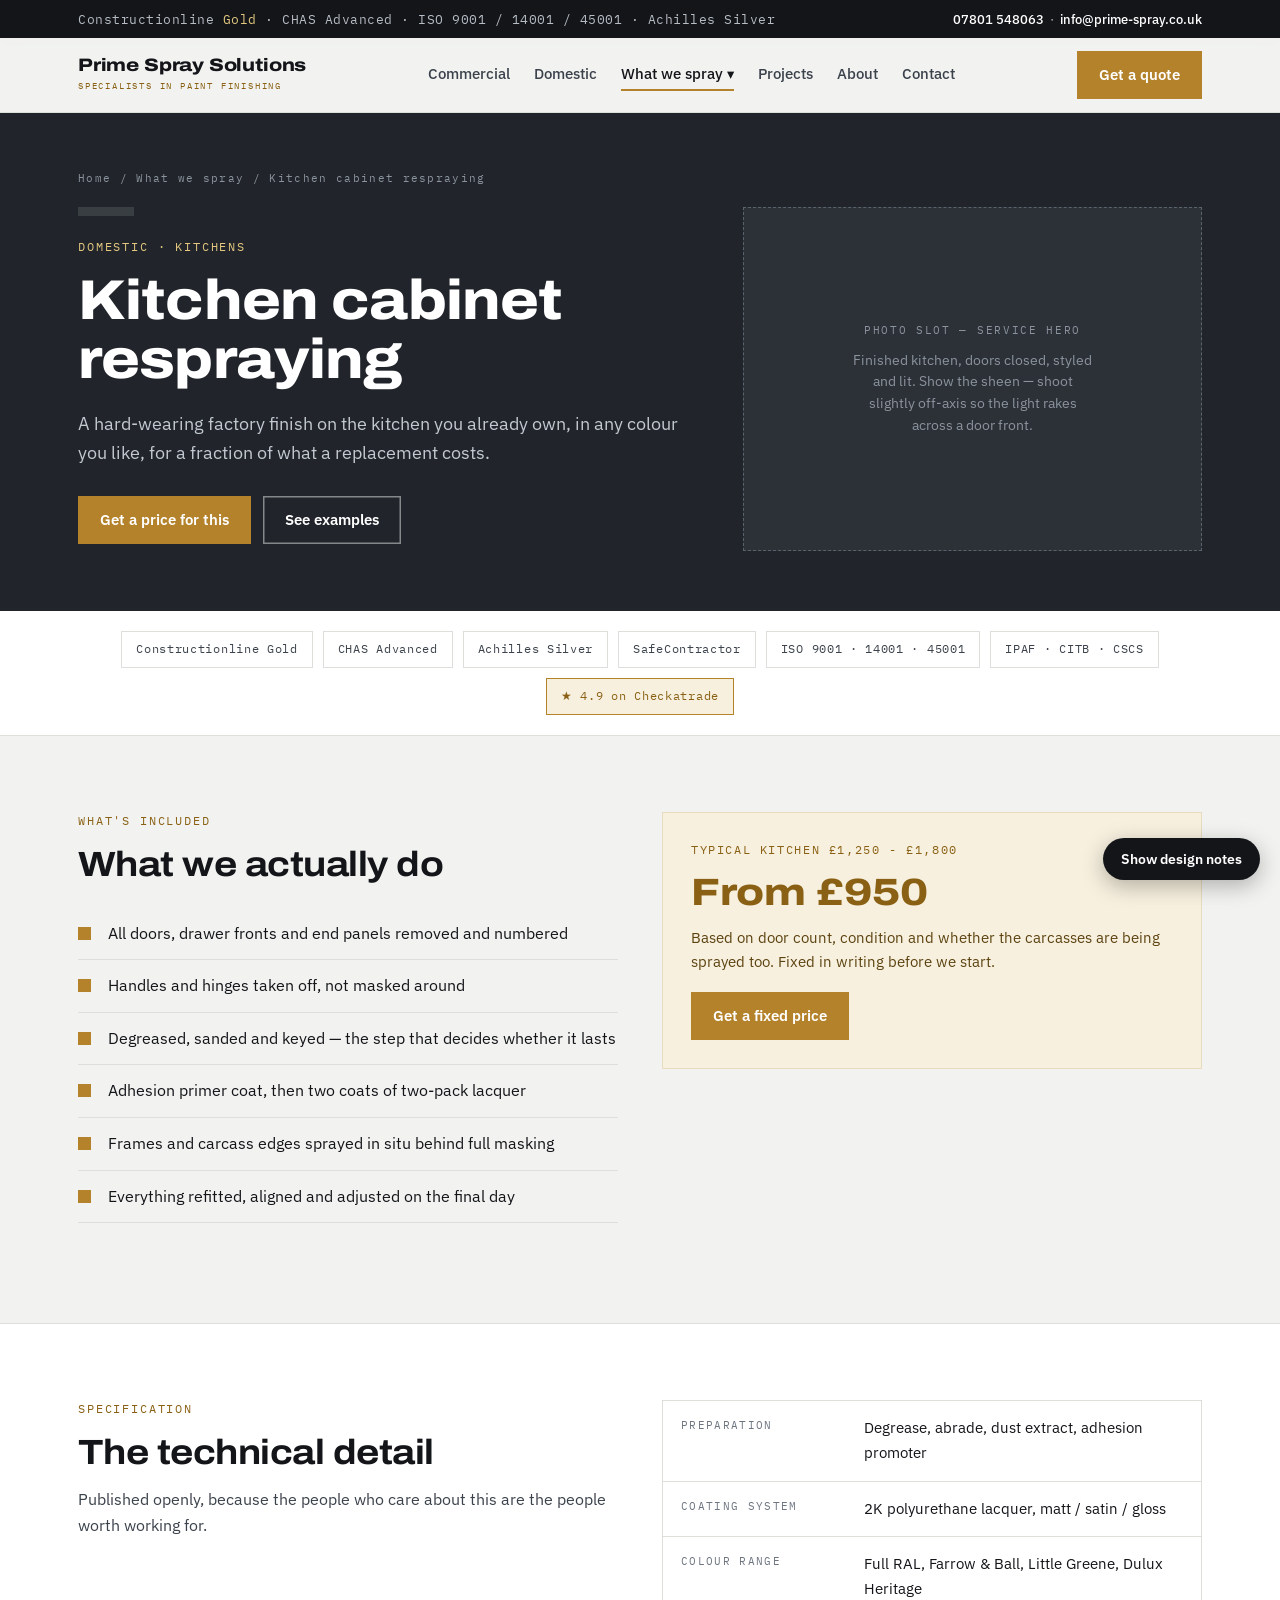
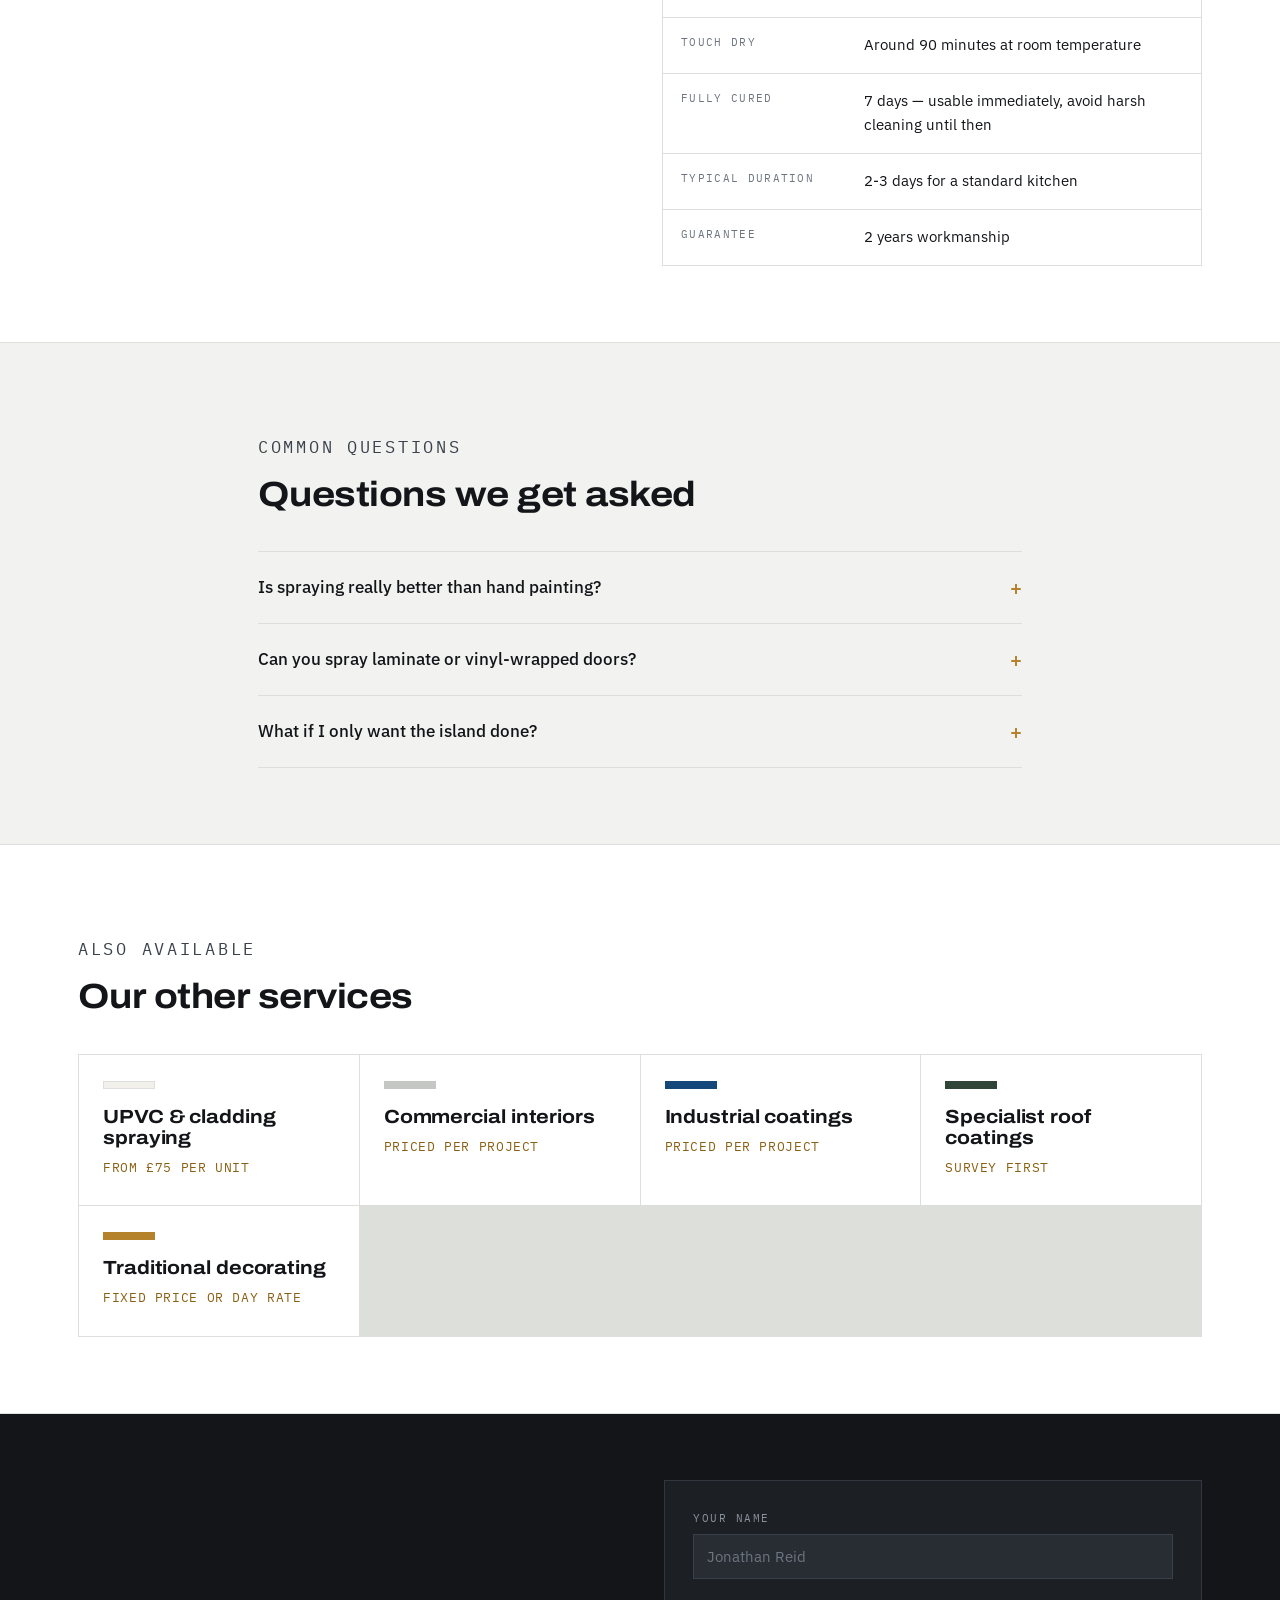
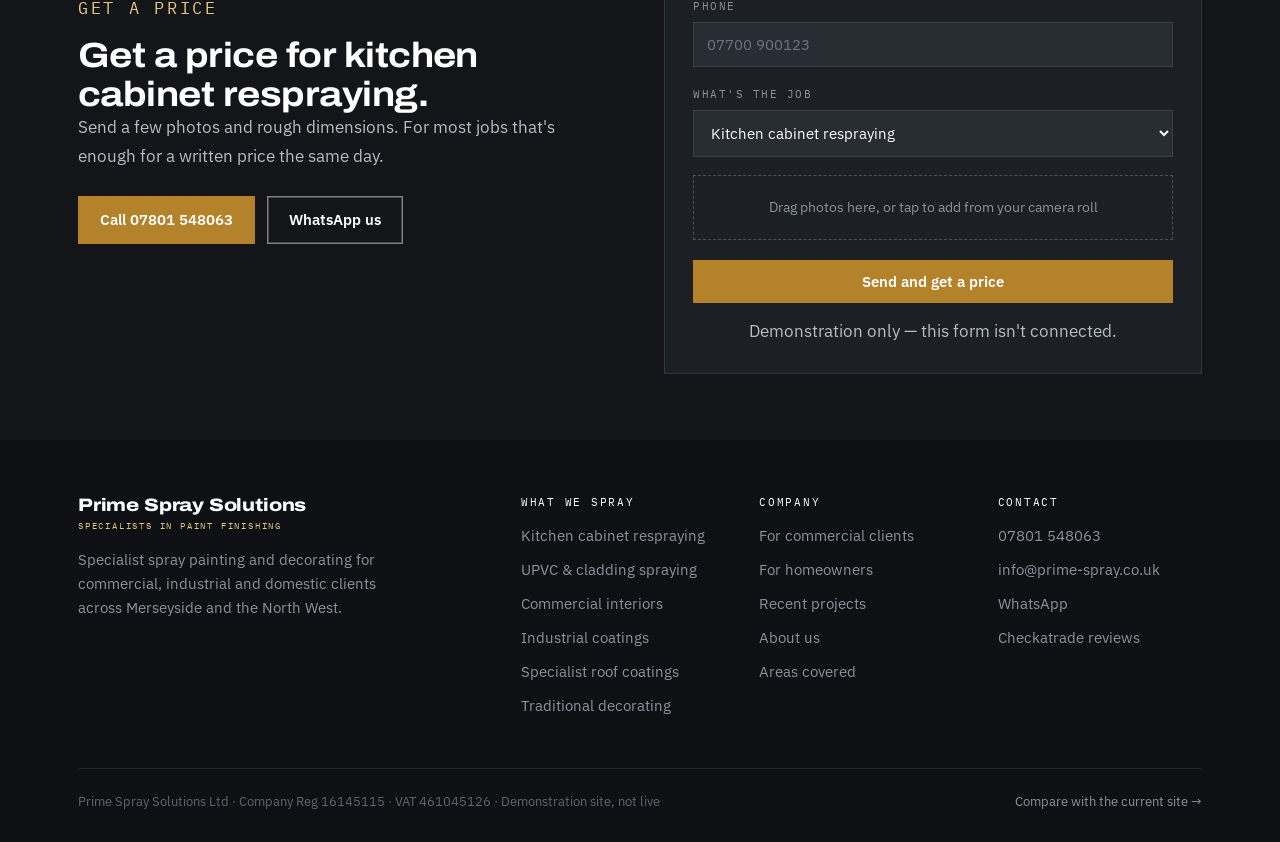
<file: service-kitchens.html>
<!DOCTYPE html>
<html lang="en-GB">
<head>
<meta charset="utf-8">
<meta name="viewport" content="width=device-width, initial-scale=1">
<title>Kitchen cabinet respraying — Prime Spray Solutions</title>
<meta name="description" content="Kitchen cabinet respraying across Merseyside from £950. Any RAL or Farrow &amp; Ball colour, two-pack lacquer finish, most kitchens completed in two to three days.">
<link rel="canonical" href="https://prime-spray.co.uk/service-kitchens.html">
<link rel="preconnect" href="https://fonts.googleapis.com">
<link rel="preconnect" href="https://fonts.gstatic.com" crossorigin>
<link href="https://fonts.googleapis.com/css2?family=Archivo:wdth,wght@100..125,400..800&family=IBM+Plex+Mono:wght@400;500&family=IBM+Plex+Sans:wght@400;500;600&display=swap" rel="stylesheet">
<style>
:root{
  --ink:#131519;
  --graphite:#21252B;
  --steel:#3B424B;
  --mute:#6D7580;
  --paper:#F2F3F1;
  --card:#FFFFFF;
  --line:#DDDFDA;
  --brass:#B4822A;
  --brass-deep:#8A6114;
  --brass-tint:#F7F0DF;
  --display:"Archivo",system-ui,sans-serif;
  --body:"IBM Plex Sans",system-ui,sans-serif;
  --mono:"IBM Plex Mono",ui-monospace,monospace;
  --wrap:1180px;
}
*{box-sizing:border-box}
html{scroll-behavior:smooth;scroll-padding-top:96px}
@media (prefers-reduced-motion:reduce){html{scroll-behavior:auto}*{animation-duration:.001ms!important;transition-duration:.001ms!important}}
body{margin:0;background:var(--paper);color:var(--ink);font-family:var(--body);font-size:16px;line-height:1.65;-webkit-font-smoothing:antialiased}
img{max-width:100%}
a{color:inherit}
.wrap{max-width:var(--wrap);margin:0 auto;padding:0 28px}
.narrow{max-width:820px}
h1,h2,h3,h4{font-family:var(--display);font-weight:700;font-stretch:112%;letter-spacing:-.015em;line-height:1.1;margin:0}
h1{font-size:clamp(32px,4.8vw,56px);font-weight:800;line-height:1.06}
h2{font-size:clamp(24px,3.1vw,35px)}
h3{font-size:19px;letter-spacing:-.005em}
h4{font-size:16px}
p{margin:0 0 1rem}
.eyebrow{font-family:var(--mono);font-size:11.5px;letter-spacing:.16em;text-transform:uppercase;color:var(--brass-deep);margin:0 0 14px}
.eyebrow.light{color:#E4C87F}
:focus-visible{outline:2.5px solid var(--brass);outline-offset:3px}
.sr{position:absolute;width:1px;height:1px;overflow:hidden;clip:rect(0 0 0 0)}

/* notes */
.note{display:none;font-family:var(--mono);font-size:12.5px;line-height:1.6;background:#FFF8E4;border-left:3px solid var(--brass);color:#5C4310;padding:12px 16px;margin:0 0 24px}
body.notes-on .note{display:block}
.note b{font-weight:500;color:var(--brass-deep)}
.notebar{position:fixed;right:20px;bottom:20px;z-index:120}
.notebar button{font-family:var(--body);font-size:13.5px;font-weight:600;background:var(--ink);color:#fff;border:0;padding:12px 18px;border-radius:100px;cursor:pointer;box-shadow:0 6px 22px rgba(0,0,0,.28)}
.notebar button:hover{background:var(--steel)}

/* util bar */
.util{background:var(--ink);color:#B7BDC5;font-size:12.5px}
.util .wrap{display:flex;justify-content:space-between;align-items:center;gap:16px;min-height:38px;flex-wrap:wrap}
.util .accs{font-family:var(--mono);letter-spacing:.04em}
.util .accs b{color:#E4C87F;font-weight:400}
.util a{color:#fff;text-decoration:none;font-weight:500}
.util a:hover{color:#E4C87F}

/* header */
header{position:sticky;top:0;z-index:100;background:rgba(242,243,241,.95);backdrop-filter:blur(8px);border-bottom:1px solid var(--line)}
header .wrap{display:flex;align-items:center;justify-content:space-between;gap:20px;min-height:74px}
.brand{text-decoration:none;display:block;flex-shrink:0}
.brand .name{font-family:var(--display);font-weight:800;font-stretch:118%;font-size:18px;letter-spacing:-.01em;line-height:1}
.brand .sub{font-family:var(--mono);font-size:9px;letter-spacing:.2em;color:var(--brass-deep);margin-top:5px}
nav.main{display:flex;align-items:center;gap:24px}
nav.main>a,.drop>button{font-family:var(--body);font-size:14.5px;font-weight:500;text-decoration:none;color:var(--steel);padding:6px 0;border:0;background:none;cursor:pointer;border-bottom:2px solid transparent}
nav.main>a:hover,.drop>button:hover{color:var(--ink);border-bottom-color:var(--brass)}
nav.main>a.active,.drop.active>button{color:var(--ink);border-bottom-color:var(--brass)}
.drop{position:relative}
.drop-menu{position:absolute;top:calc(100% + 14px);left:-16px;background:var(--card);border:1px solid var(--line);min-width:266px;padding:8px;box-shadow:0 14px 34px rgba(19,21,25,.13);display:none}
.drop.open .drop-menu{display:block}
.drop-menu a{display:flex;gap:11px;align-items:flex-start;text-decoration:none;padding:10px 12px;font-size:14.5px;color:var(--steel)}
.drop-menu a:hover{background:var(--brass-tint);color:var(--ink)}
.drop-menu .sq{width:11px;height:11px;margin-top:6px;flex-shrink:0}
.btn{display:inline-block;font-family:var(--body);font-size:14.5px;font-weight:600;text-decoration:none;padding:12px 22px;border:0;cursor:pointer;transition:background .15s}
.btn-primary{background:var(--brass);color:#fff}
.btn-primary:hover{background:var(--brass-deep)}
.btn-ghost{background:transparent;color:#fff;box-shadow:inset 0 0 0 1.5px rgba(255,255,255,.45)}
.btn-ghost:hover{background:rgba(255,255,255,.1)}
.btn-dark{background:var(--ink);color:#fff}
.btn-dark:hover{background:var(--steel)}
.btn-line{background:transparent;color:var(--ink);box-shadow:inset 0 0 0 1.5px var(--line)}
.btn-line:hover{box-shadow:inset 0 0 0 1.5px var(--brass);color:var(--brass-deep)}
.hdr-cta{display:flex;gap:10px;align-items:center;flex-shrink:0}
.burger{display:none;background:none;border:1px solid var(--line);padding:9px 13px;font-size:13px;cursor:pointer;font-family:var(--body)}
nav.mob{display:none;border-top:1px solid var(--line);background:var(--card);padding:10px 0}
nav.mob.open{display:block}
nav.mob a{display:block;padding:12px 28px;text-decoration:none;color:var(--steel);font-size:15px;border-bottom:1px solid var(--line)}

/* hero */
.hero{background:var(--graphite);color:#fff;padding:74px 0 0;position:relative}
.hero-grid{display:grid;grid-template-columns:1.05fr .95fr;gap:56px;align-items:center}
.hero h1,.hero h2{color:#fff}
.hero p.lede{font-size:18px;color:#C3C9D1;max-width:38ch;margin:20px 0 30px}
.hero-cta{display:flex;gap:12px;flex-wrap:wrap}
.page-hero{background:var(--graphite);color:#fff;padding:56px 0 60px}
.page-hero h1{color:#fff;max-width:19ch}
.page-hero p.lede{font-size:17.5px;color:#C3C9D1;max-width:56ch;margin:20px 0 28px}
.crumb{font-family:var(--mono);font-size:11px;letter-spacing:.12em;color:#8B939D;margin-bottom:20px}
.crumb a{color:#8B939D;text-decoration:none}
.crumb a:hover{color:#E4C87F}

/* photo placeholders */
.shot{background:#E6E8E4;border:1px dashed #B6BAB4;display:flex;flex-direction:column;align-items:center;justify-content:center;text-align:center;padding:26px;color:var(--mute)}
.shot.dark{background:#2C3138;border-color:#5A626C;color:#8B939D}
.shot .ph{font-family:var(--mono);font-size:10.5px;letter-spacing:.16em;margin-bottom:10px}
.shot .desc{font-size:14px;line-height:1.55;max-width:30ch}
.r43{aspect-ratio:4/3}.r54{aspect-ratio:5/4}.r169{aspect-ratio:16/9}.r11{aspect-ratio:1/1}

/* swatch strip */
.swatches{display:flex;margin-top:60px;border-top:1px solid rgba(255,255,255,.14)}
.sw{flex:1;padding:16px 14px 18px;border-right:1px solid rgba(255,255,255,.14);transition:flex .3s}
.sw:last-child{border-right:0}
.sw:hover{flex:1.5}
.sw .chip{height:34px;margin-bottom:12px}
.sw .code{font-family:var(--mono);font-size:11px;letter-spacing:.1em;color:#fff}
.sw .nm{font-size:12px;color:#98A0AA;margin-top:3px;white-space:nowrap}

/* trust */
.trust{background:var(--card);border-bottom:1px solid var(--line);padding:20px 0}
.trust .wrap{display:flex;flex-wrap:wrap;gap:10px;align-items:center;justify-content:center}
.badge{font-family:var(--mono);font-size:11.5px;letter-spacing:.06em;color:var(--steel);border:1px solid var(--line);padding:8px 14px;white-space:nowrap;text-decoration:none}
.badge.star{border-color:var(--brass);color:var(--brass-deep);background:var(--brass-tint)}

section{padding:76px 0}
section.tight{padding:52px 0}
.on-card{background:var(--card);border-top:1px solid var(--line);border-bottom:1px solid var(--line)}
.dark{background:var(--graphite);color:#fff}
.dark h2,.dark h3{color:#fff}
.dark .sec-head p{color:#BCC3CB}
.sec-head{max-width:64ch;margin-bottom:38px}
.sec-head p{color:var(--steel);font-size:17px;margin-top:14px}
.dark p{color:#C3C9D1}

/* tabs */
.tabs{display:flex;border:1px solid var(--line);background:var(--card);width:fit-content;margin-bottom:32px}
.tab{font-family:var(--body);font-size:15px;font-weight:600;padding:14px 28px;background:none;border:0;cursor:pointer;color:var(--mute);border-bottom:3px solid transparent}
.tab[aria-selected="true"]{color:var(--ink);border-bottom-color:var(--brass);background:var(--brass-tint)}
.panel[hidden]{display:none}

/* two-col */
.two{display:grid;grid-template-columns:1fr 1fr;gap:44px;align-items:start}
.two.wide-left{grid-template-columns:1.15fr .85fr}
.ticks{list-style:none;padding:0;margin:0 0 24px}
.ticks li{padding:13px 0 13px 30px;border-bottom:1px solid var(--line);position:relative;font-size:15.5px}
.ticks li::before{content:"";position:absolute;left:0;top:19px;width:13px;height:13px;background:var(--brass)}
.dark .ticks li{border-bottom-color:rgba(255,255,255,.14);color:#DDE1E6}

/* service grid */
.svc-grid{display:grid;grid-template-columns:repeat(auto-fit,minmax(258px,1fr));gap:1px;background:var(--line);border:1px solid var(--line)}
.svc{background:var(--card);padding:26px 24px 28px;text-decoration:none;color:inherit;display:block;transition:background .15s}
.svc:hover{background:var(--brass-tint)}
.svc .chip{height:8px;width:52px;margin-bottom:18px}
.svc h3{margin-bottom:8px}
.svc p{font-size:14.5px;color:var(--steel);margin:0 0 14px}
.svc .price{font-family:var(--mono);font-size:12.5px;color:var(--brass-deep);letter-spacing:.05em}

/* spec table */
.spec-table{width:100%;border-collapse:collapse;font-size:15px;background:var(--card);border:1px solid var(--line)}
.spec-table th,.spec-table td{text-align:left;padding:15px 18px;border-bottom:1px solid var(--line);vertical-align:top}
.spec-table th{font-family:var(--mono);font-size:11px;letter-spacing:.12em;text-transform:uppercase;color:var(--mute);font-weight:400;width:34%}
.spec-table tr:last-child th,.spec-table tr:last-child td{border-bottom:0}

/* price panel */
.price-panel{background:var(--brass-tint);border:1px solid #E8DCBE;padding:28px}
.price-panel .big{font-family:var(--display);font-weight:800;font-stretch:118%;font-size:38px;line-height:1;color:var(--brass-deep)}
.price-panel .unit{font-family:var(--mono);font-size:11.5px;letter-spacing:.14em;color:var(--brass-deep);margin-bottom:14px}
.price-panel p{font-size:14.5px;color:#5C4310;margin:14px 0 18px}

/* before after */
.ba-wrap{background:var(--card);border:1px solid var(--line);padding:22px}
.ba{position:relative;aspect-ratio:16/9;overflow:hidden;background:#E6E8E4;user-select:none;cursor:ew-resize}
.ba .side{position:absolute;inset:0;display:flex;flex-direction:column;align-items:center;justify-content:center;text-align:center;padding:24px;color:var(--mute)}
.ba .after{background:#D8DCD6}
.ba .tag{font-family:var(--mono);font-size:11px;letter-spacing:.16em;position:absolute;top:14px;padding:5px 10px;background:rgba(19,21,25,.82);color:#fff}
.ba .before .tag{left:14px}
.ba .after .tag{right:14px;background:var(--brass)}
.ba .desc{font-size:14px;max-width:26ch;line-height:1.55}
.ba-handle{position:absolute;top:0;bottom:0;left:50%;width:3px;background:var(--brass);transform:translateX(-1.5px);pointer-events:none}
.ba-handle::after{content:"";position:absolute;top:50%;left:50%;width:38px;height:38px;margin:-19px 0 0 -19px;background:var(--brass);border-radius:50%;box-shadow:0 0 0 4px rgba(255,255,255,.85)}
.ba-range{width:100%;margin:16px 0 0;accent-color:var(--brass)}
.ba-meta{display:flex;justify-content:space-between;gap:16px;flex-wrap:wrap;margin-top:12px;font-size:14.5px;color:var(--steel)}
.ba-meta .spec{font-family:var(--mono);font-size:12px;color:var(--mute);letter-spacing:.05em}

/* steps */
.steps{display:grid;grid-template-columns:repeat(auto-fit,minmax(228px,1fr));gap:28px}
.step .n{font-family:var(--mono);font-size:12px;letter-spacing:.16em;color:var(--brass-deep);padding-bottom:12px;border-bottom:2px solid var(--brass);display:block;margin-bottom:16px}
.step p{font-size:15px;color:var(--steel);margin:8px 0 0}
.dark .step .n{color:#E4C87F}
.dark .step p{color:#C3C9D1}

/* reviews */
.revs{display:grid;grid-template-columns:repeat(auto-fit,minmax(258px,1fr));gap:26px}
.rev{border-top:2px solid var(--brass);padding-top:18px}
.rev p{font-size:15.5px;line-height:1.7;margin-bottom:10px}
.dark .rev p{color:#DDE1E6}
.rev .who{font-family:var(--mono);font-size:11.5px;letter-spacing:.08em;color:var(--mute)}
.dark .rev .who{color:#969EA8}

/* project cards */
.proj-grid{display:grid;grid-template-columns:repeat(auto-fit,minmax(300px,1fr));gap:26px}
.proj{background:var(--card);border:1px solid var(--line);text-decoration:none;color:inherit;display:block;transition:border-color .15s}
.proj:hover{border-color:var(--brass)}
.proj .body{padding:20px 22px 24px}
.proj .kind{font-family:var(--mono);font-size:10.5px;letter-spacing:.14em;color:var(--brass-deep);margin-bottom:9px}
.proj h3{margin-bottom:8px;font-size:18px}
.proj p{font-size:14.5px;color:var(--steel);margin:0}
.proj .meta{font-family:var(--mono);font-size:11.5px;color:var(--mute);letter-spacing:.05em;margin-top:14px}

/* faq */
.faq{border-top:1px solid var(--line)}
.faq details{border-bottom:1px solid var(--line)}
.faq summary{cursor:pointer;padding:19px 0;font-size:16.5px;font-weight:500;list-style:none;display:flex;justify-content:space-between;gap:20px;align-items:center}
.faq summary::-webkit-details-marker{display:none}
.faq summary::after{content:"+";font-family:var(--mono);font-size:20px;color:var(--brass);flex-shrink:0}
.faq details[open] summary::after{content:"\2212"}
.faq p{font-size:15.5px;color:var(--steel);margin:0 0 20px;max-width:70ch}

/* areas */
.areas{display:flex;flex-wrap:wrap;gap:8px}
.areas a{font-size:14px;text-decoration:none;background:var(--card);border:1px solid var(--line);padding:9px 15px;color:var(--steel)}
.areas a:hover{border-color:var(--brass);color:var(--brass-deep)}

/* stats */
.stats{display:grid;grid-template-columns:repeat(auto-fit,minmax(170px,1fr));gap:1px;background:var(--line);border:1px solid var(--line)}
.stat{background:var(--card);padding:24px}
.stat .v{font-family:var(--display);font-weight:800;font-stretch:118%;font-size:34px;line-height:1;color:var(--ink)}
.stat .l{font-family:var(--mono);font-size:11px;letter-spacing:.12em;color:var(--mute);margin-top:10px;text-transform:uppercase}

/* quote */
.quote{background:var(--ink);color:#fff;padding:66px 0}
.quote h2{color:#fff}
.quote .inner{display:grid;grid-template-columns:1fr 1fr;gap:48px;align-items:center}
.quote p{color:#B7BDC5;font-size:17px}
.form{background:#1C1F24;border:1px solid #313740;padding:28px}
.form label{display:block;font-family:var(--mono);font-size:11px;letter-spacing:.14em;color:#8B939D;margin:0 0 7px}
.form input,.form select,.form textarea{width:100%;background:#282C33;border:1px solid #3A4049;color:#fff;font-family:var(--body);font-size:15px;padding:12px 13px;margin-bottom:18px}
.form input::placeholder,.form textarea::placeholder{color:#6D7580}
.form .err{color:#E39B8C;font-size:13px;margin:-12px 0 14px;display:none}
.drop-zone{border:1px dashed #4A515B;padding:20px;text-align:center;color:#8B939D;font-size:14px;margin-bottom:20px}
.form .btn{width:100%;text-align:center}
.form-note{font-size:13px;color:#7C848E;margin:14px 0 0;text-align:center}

/* footer */
footer{background:#0E1013;color:#8B939D;padding:56px 0 30px;font-size:14.5px}
.fgrid{display:grid;grid-template-columns:2fr 1fr 1fr 1fr;gap:34px;margin-bottom:40px}
footer h4{font-family:var(--mono);font-size:11px;letter-spacing:.16em;color:#fff;font-weight:400;margin:0 0 16px;font-stretch:100%}
footer ul{list-style:none;padding:0;margin:0}
footer li{margin-bottom:10px}
footer a{color:#8B939D;text-decoration:none}
footer a:hover{color:#E4C87F}
.legal{border-top:1px solid #23272D;padding-top:22px;font-size:12.5px;color:#5F6771;display:flex;justify-content:space-between;gap:20px;flex-wrap:wrap}

@media(max-width:980px){
  .hero-grid,.two,.two.wide-left,.quote .inner{grid-template-columns:1fr}
  .fgrid{grid-template-columns:1fr 1fr}
  .swatches{flex-wrap:wrap}
  .sw{flex:1 1 33%;border-bottom:1px solid rgba(255,255,255,.14)}
}
@media(max-width:820px){
  nav.main{display:none}
  .burger{display:block}
  .util .accs{display:none}
  section{padding:52px 0}
  .hero{padding-top:46px}
  .page-hero{padding:40px 0 44px}
}
@media(max-width:520px){
  .fgrid{grid-template-columns:1fr}
  .tabs{width:100%}
  .tab{flex:1;padding:13px 8px;font-size:14px}
  .spec-table th{width:42%}
}

</style>
</head>
<body>

<div class="notebar"><button id="noteBtn" type="button">Show design notes</button></div>

<div class="util">
  <div class="wrap">
    <div class="accs">Constructionline <b>Gold</b> · CHAS Advanced · ISO 9001 / 14001 / 45001 · Achilles Silver</div>
    <div><a href="tel:07801548063">07801 548063</a> &nbsp;·&nbsp; <a href="mailto:info@prime-spray.co.uk">info@prime-spray.co.uk</a></div>
  </div>
</div>

<header>
  <div class="wrap">
    <a class="brand" href="index.html">
      <div class="name">Prime Spray Solutions</div>
      <div class="sub">SPECIALISTS IN PAINT FINISHING</div>
    </a>
    <nav class="main">
        <a href="commercial.html">Commercial</a>
        <a href="domestic.html">Domestic</a>
        <div class="drop active">
          <button type="button" aria-haspopup="true">What we spray ▾</button>
          <div class="drop-menu">
          <a href="service-kitchens.html"><span class="sq" style="background:#383E42"></span>Kitchen cabinet respraying</a>
          <a href="service-upvc.html"><span class="sq" style="background:#F1F0EA;box-shadow:inset 0 0 0 1px var(--line)"></span>UPVC &amp; cladding spraying</a>
          <a href="service-commercial-interiors.html"><span class="sq" style="background:#C5C7C4"></span>Commercial interiors</a>
          <a href="service-industrial.html"><span class="sq" style="background:#14487A"></span>Industrial coatings</a>
          <a href="service-roof-coatings.html"><span class="sq" style="background:#2F4538"></span>Specialist roof coatings</a>
          <a href="service-decorating.html"><span class="sq" style="background:#B4822A"></span>Traditional decorating</a>
          </div>
        </div>
        <a href="projects.html">Projects</a>
        <a href="about.html">About</a>
        <a href="contact.html">Contact</a>
    </nav>
    <div class="hdr-cta">
      <button class="burger" id="burger" type="button">Menu</button>
      <a class="btn btn-primary" href="contact.html">Get a quote</a>
    </div>
  </div>
  <nav class="mob" id="mobnav">
      <a href="index.html">Home</a>
      <a href="commercial.html">Commercial</a>
      <a href="domestic.html">Domestic</a>
      <a href="service-kitchens.html">Kitchen cabinet respraying</a>
      <a href="service-upvc.html">UPVC &amp; cladding spraying</a>
      <a href="service-commercial-interiors.html">Commercial interiors</a>
      <a href="service-industrial.html">Industrial coatings</a>
      <a href="service-roof-coatings.html">Specialist roof coatings</a>
      <a href="service-decorating.html">Traditional decorating</a>
      <a href="projects.html">Projects</a>
      <a href="about.html">About</a>
      <a href="contact.html">Contact</a>
  </nav>
</header>

<main>

<div class="page-hero">
  <div class="wrap">
    <div class="crumb"><a href="index.html">Home</a> / <a href="index.html#services">What we spray</a> / Kitchen cabinet respraying</div>
    <div class="two wide-left">
      <div>
        <div style="width:56px;height:9px;background:#383E42;margin-bottom:22px"></div>
        <p class="eyebrow light">Domestic · kitchens</p>
        <h1>Kitchen cabinet respraying</h1>
        <p class="lede">A hard-wearing factory finish on the kitchen you already own, in any colour you like, for a fraction of what a replacement costs.</p>
        <div class="hero-cta">
          <a class="btn btn-primary" href="contact.html">Get a price for this</a>
          <a class="btn btn-ghost" href="projects.html">See examples</a>
        </div>
      </div>
      <div class="shot r43 dark"><div class="ph">PHOTO SLOT — SERVICE HERO</div><div class="desc">Finished kitchen, doors closed, styled and lit. Show the sheen — shoot slightly off-axis so the light rakes across a door front.</div></div>
    </div>
  </div>
</div>

<div class="trust">
  <div class="wrap">
    <span class="badge">Constructionline Gold</span>
    <span class="badge">CHAS Advanced</span>
    <span class="badge">Achilles Silver</span>
    <span class="badge">SafeContractor</span>
    <span class="badge">ISO 9001 · 14001 · 45001</span>
    <span class="badge">IPAF · CITB · CSCS</span>
    <a class="badge star" href="https://www.checkatrade.com/trades/primespraysolutions" target="_blank" rel="noopener">★ 4.9 on Checkatrade</a>
  </div>
</div>


<section>
  <div class="wrap">
    <div class="note"><b>This is the page that does the ranking.</b> One focused page per service, with the process, the coating system and a real price on it. The live site has six of these in the footer nav and five of them are dead links.</div>
    <div class="two">
      <div>
        <p class="eyebrow">What's included</p>
        <h2>What we actually do</h2>
        <ul class="ticks" style="margin-top:24px"><li>All doors, drawer fronts and end panels removed and numbered</li><li>Handles and hinges taken off, not masked around</li><li>Degreased, sanded and keyed — the step that decides whether it lasts</li><li>Adhesion primer coat, then two coats of two-pack lacquer</li><li>Frames and carcass edges sprayed in situ behind full masking</li><li>Everything refitted, aligned and adjusted on the final day</li></ul>
      </div>
      <div class="price-panel">
        <div class="unit">TYPICAL KITCHEN £1,250 - £1,800</div>
        <div class="big">From £950</div>
        <p>Based on door count, condition and whether the carcasses are being sprayed too. Fixed in writing before we start.</p>
        <a class="btn btn-primary" href="contact.html">Get a fixed price</a>
      </div>
    </div>
  </div>
</section>

<section class="on-card">
  <div class="wrap">
    <div class="two">
      <div>
        <p class="eyebrow">Specification</p>
        <h2>The technical detail</h2>
        <p style="color:var(--steel);margin-top:14px">Published openly, because the people who care about this are the people worth working for.</p>
      </div>
      <table class="spec-table"><tr><th>Preparation</th><td>Degrease, abrade, dust extract, adhesion promoter</td></tr><tr><th>Coating system</th><td>2K polyurethane lacquer, matt / satin / gloss</td></tr><tr><th>Colour range</th><td>Full RAL, Farrow &amp; Ball, Little Greene, Dulux Heritage</td></tr><tr><th>Touch dry</th><td>Around 90 minutes at room temperature</td></tr><tr><th>Fully cured</th><td>7 days — usable immediately, avoid harsh cleaning until then</td></tr><tr><th>Typical duration</th><td>2-3 days for a standard kitchen</td></tr><tr><th>Guarantee</th><td>2 years workmanship</td></tr></table>
    </div>
  </div>
</section>

<section>
  <div class="wrap narrow">
    <div class="sec-head"><p class="eyebrow">Common questions</p><h2>Questions we get asked</h2></div>
    <div class="faq"><details><summary>Is spraying really better than hand painting?</summary><p>For cabinet doors, yes, and not marginally. Brush and roller leave texture that catches the light and shows every stroke on a flat panel. Spraying lays down an even film with no edges, which is why furniture and cars are finished this way.</p></details><details><summary>Can you spray laminate or vinyl-wrapped doors?</summary><p>Usually. Laminate takes a specialist adhesion primer and we test a hidden panel first. Vinyl wrap that is already peeling needs to come off, which we will flag at survey rather than spraying over a problem.</p></details><details><summary>What if I only want the island done?</summary><p>That's fine and it's a common request. Partial jobs are quoted the same way, though the per-door cost is a little higher because the setup time is the same.</p></details></div>
  </div>
</section>

<section class="on-card">
  <div class="wrap">
    <div class="sec-head"><p class="eyebrow">Also available</p><h2>Our other services</h2></div>
    <div class="svc-grid"><a class="svc" href="service-upvc.html"><div class="chip" style="background:#F1F0EA;box-shadow:inset 0 0 0 1px var(--line)"></div><h3>UPVC &amp; cladding spraying</h3><div class="price">FROM £75 PER UNIT</div></a><a class="svc" href="service-commercial-interiors.html"><div class="chip" style="background:#C5C7C4"></div><h3>Commercial interiors</h3><div class="price">PRICED PER PROJECT</div></a><a class="svc" href="service-industrial.html"><div class="chip" style="background:#14487A"></div><h3>Industrial coatings</h3><div class="price">PRICED PER PROJECT</div></a><a class="svc" href="service-roof-coatings.html"><div class="chip" style="background:#2F4538"></div><h3>Specialist roof coatings</h3><div class="price">SURVEY FIRST</div></a><a class="svc" href="service-decorating.html"><div class="chip" style="background:#B4822A"></div><h3>Traditional decorating</h3><div class="price">FIXED PRICE OR DAY RATE</div></a></div>
  </div>
</section>

<div class="quote" id="quote">
  <div class="wrap">
    <div class="inner">
      <div>
        <p class="eyebrow light">Get a price</p>
        <h2>Get a price for kitchen cabinet respraying.</h2>
        <p>Send a few photos and rough dimensions. For most jobs that's enough for a written price the same day.</p>
        <p style="margin-top:26px"><a class="btn btn-primary" href="tel:07801548063">Call 07801 548063</a> <a class="btn btn-ghost" href="https://wa.me/447801548063" target="_blank" rel="noopener" style="margin-left:8px">WhatsApp us</a></p>
      </div>
      <form class="form" id="quoteForm" novalidate>
        <label for="fname">YOUR NAME</label>
        <input id="fname" type="text" placeholder="Jonathan Reid">
        <div class="err" id="fnameErr">Enter your name so we know who we're quoting.</div>
        <label for="fphone">PHONE</label>
        <input id="fphone" type="tel" placeholder="07700 900123">
        <label for="fjob">WHAT'S THE JOB</label>
        <select id="fjob">
          <option>Kitchen cabinet respraying</option>
          <option>UPVC windows or doors</option>
          <option>Commercial interior</option>
          <option>Industrial coating</option>
          <option>Roof coating</option>
          <option>Traditional decorating</option>
        </select>
        <div class="drop-zone">Drag photos here, or tap to add from your camera roll</div>
        <button class="btn btn-primary" type="submit">Send and get a price</button>
        <p class="form-note">Demonstration only — this form isn't connected.</p>
      </form>
    </div>
  </div>
</div>


</main>

<footer>
  <div class="wrap">
    <div class="fgrid">
      <div>
        <div class="brand" style="margin-bottom:14px">
          <div class="name" style="color:#fff">Prime Spray Solutions</div>
          <div class="sub" style="color:#E4C87F">SPECIALISTS IN PAINT FINISHING</div>
        </div>
        <p style="max-width:34ch;margin:0">Specialist spray painting and decorating for commercial, industrial and domestic clients across Merseyside and the North West.</p>
      </div>
      <div>
        <h4>WHAT WE SPRAY</h4>
        <ul><li><a href="service-kitchens.html">Kitchen cabinet respraying</a></li>
          <li><a href="service-upvc.html">UPVC &amp; cladding spraying</a></li>
          <li><a href="service-commercial-interiors.html">Commercial interiors</a></li>
          <li><a href="service-industrial.html">Industrial coatings</a></li>
          <li><a href="service-roof-coatings.html">Specialist roof coatings</a></li>
          <li><a href="service-decorating.html">Traditional decorating</a></li></ul>
      </div>
      <div>
        <h4>COMPANY</h4>
        <ul>
          <li><a href="commercial.html">For commercial clients</a></li>
          <li><a href="domestic.html">For homeowners</a></li>
          <li><a href="projects.html">Recent projects</a></li>
          <li><a href="about.html">About us</a></li>
          <li><a href="areas.html">Areas covered</a></li>
        </ul>
      </div>
      <div>
        <h4>CONTACT</h4>
        <ul>
          <li><a href="tel:07801548063">07801 548063</a></li>
          <li><a href="mailto:info@prime-spray.co.uk">info@prime-spray.co.uk</a></li>
          <li><a href="https://wa.me/447801548063" target="_blank" rel="noopener">WhatsApp</a></li>
          <li><a href="https://www.checkatrade.com/trades/primespraysolutions" target="_blank" rel="noopener">Checkatrade reviews</a></li>
        </ul>
      </div>
    </div>
    <div class="legal">
      <div>Prime Spray Solutions Ltd · Company Reg 16145115 · VAT 461045126 · Demonstration site, not live</div>
      <div><a href="https://prime-spray.co.uk/" target="_blank" rel="noopener">Compare with the current site →</a></div>
    </div>
  </div>
</footer>
<script>
(function(){
  var btn=document.getElementById('noteBtn');
  if(btn){
    if(sessionStorage.getItem('pssNotes')==='1'){
      document.body.classList.add('notes-on');btn.textContent='Hide design notes';
    }
    btn.addEventListener('click',function(){
      var on=document.body.classList.toggle('notes-on');
      btn.textContent=on?'Hide design notes':'Show design notes';
      sessionStorage.setItem('pssNotes',on?'1':'0');
    });
  }

  var drop=document.querySelector('.drop');
  if(drop){
    var dbtn=drop.querySelector('button');
    dbtn.addEventListener('click',function(e){e.stopPropagation();drop.classList.toggle('open');});
    document.addEventListener('click',function(){drop.classList.remove('open');});
    document.addEventListener('keydown',function(e){if(e.key==='Escape')drop.classList.remove('open');});
  }

  var burger=document.getElementById('burger'),mob=document.getElementById('mobnav');
  if(burger&&mob){burger.addEventListener('click',function(){mob.classList.toggle('open');});}

  var tabs=document.querySelectorAll('[role="tab"]');
  if(tabs.length){
    tabs.forEach(function(t){
      t.addEventListener('click',function(){
        tabs.forEach(function(x){
          var sel=(x===t);
          x.setAttribute('aria-selected',sel?'true':'false');
          document.getElementById(x.getAttribute('aria-controls')).hidden=!sel;
        });
      });
    });
  }

  document.querySelectorAll('.ba').forEach(function(ba){
    var after=ba.querySelector('.after'),
        handle=ba.querySelector('.ba-handle'),
        range=ba.parentNode.querySelector('.ba-range');
    function setPos(v){
      v=Math.max(0,Math.min(100,v));
      after.style.clipPath='inset(0 0 0 '+v+'%)';
      handle.style.left=v+'%';
    }
    function fromEvent(e){
      var r=ba.getBoundingClientRect();
      var x=(e.touches?e.touches[0].clientX:e.clientX)-r.left;
      var v=Math.round(x/r.width*100);
      if(range)range.value=v;
      setPos(v);
    }
    if(range)range.addEventListener('input',function(){setPos(parseFloat(range.value));});
    var dragging=false;
    ba.addEventListener('mousedown',function(e){dragging=true;fromEvent(e);e.preventDefault();});
    window.addEventListener('mousemove',function(e){if(dragging)fromEvent(e);});
    window.addEventListener('mouseup',function(){dragging=false;});
    ba.addEventListener('touchstart',function(e){fromEvent(e);},{passive:true});
    ba.addEventListener('touchmove',function(e){fromEvent(e);},{passive:true});
    setPos(50);
  });

  var form=document.getElementById('quoteForm');
  if(form){
    form.addEventListener('submit',function(e){
      e.preventDefault();
      var n=form.querySelector('#fname'),err=form.querySelector('#fnameErr');
      if(!n.value.trim()){
        err.style.display='block';n.style.borderColor='#C86B5A';n.focus();return;
      }
      err.style.display='none';n.style.borderColor='#3A4049';
      alert('Demonstration only \u2014 this form is not connected to anything yet.');
    });
    form.querySelector('#fname').addEventListener('input',function(){
      form.querySelector('#fnameErr').style.display='none';
      this.style.borderColor='#3A4049';
    });
  }
})();

</script>
</body>
</html>
</file>
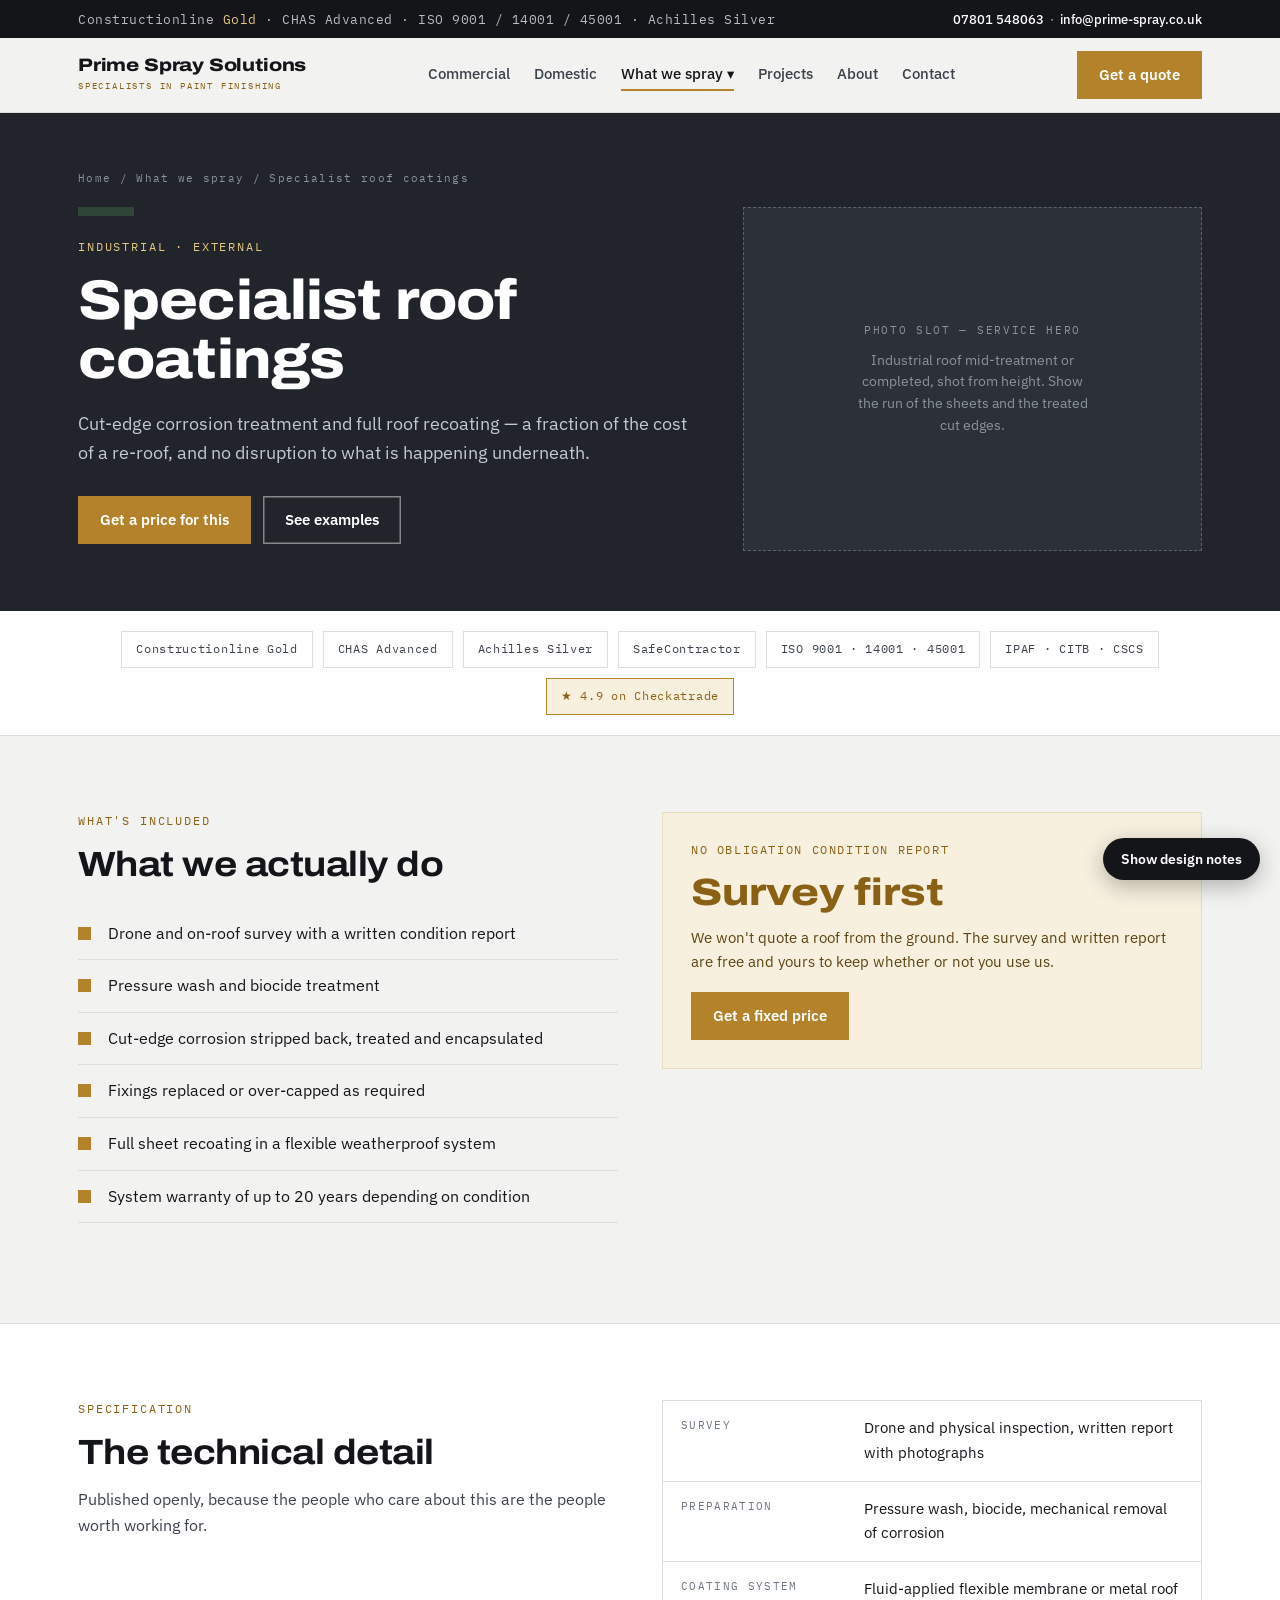
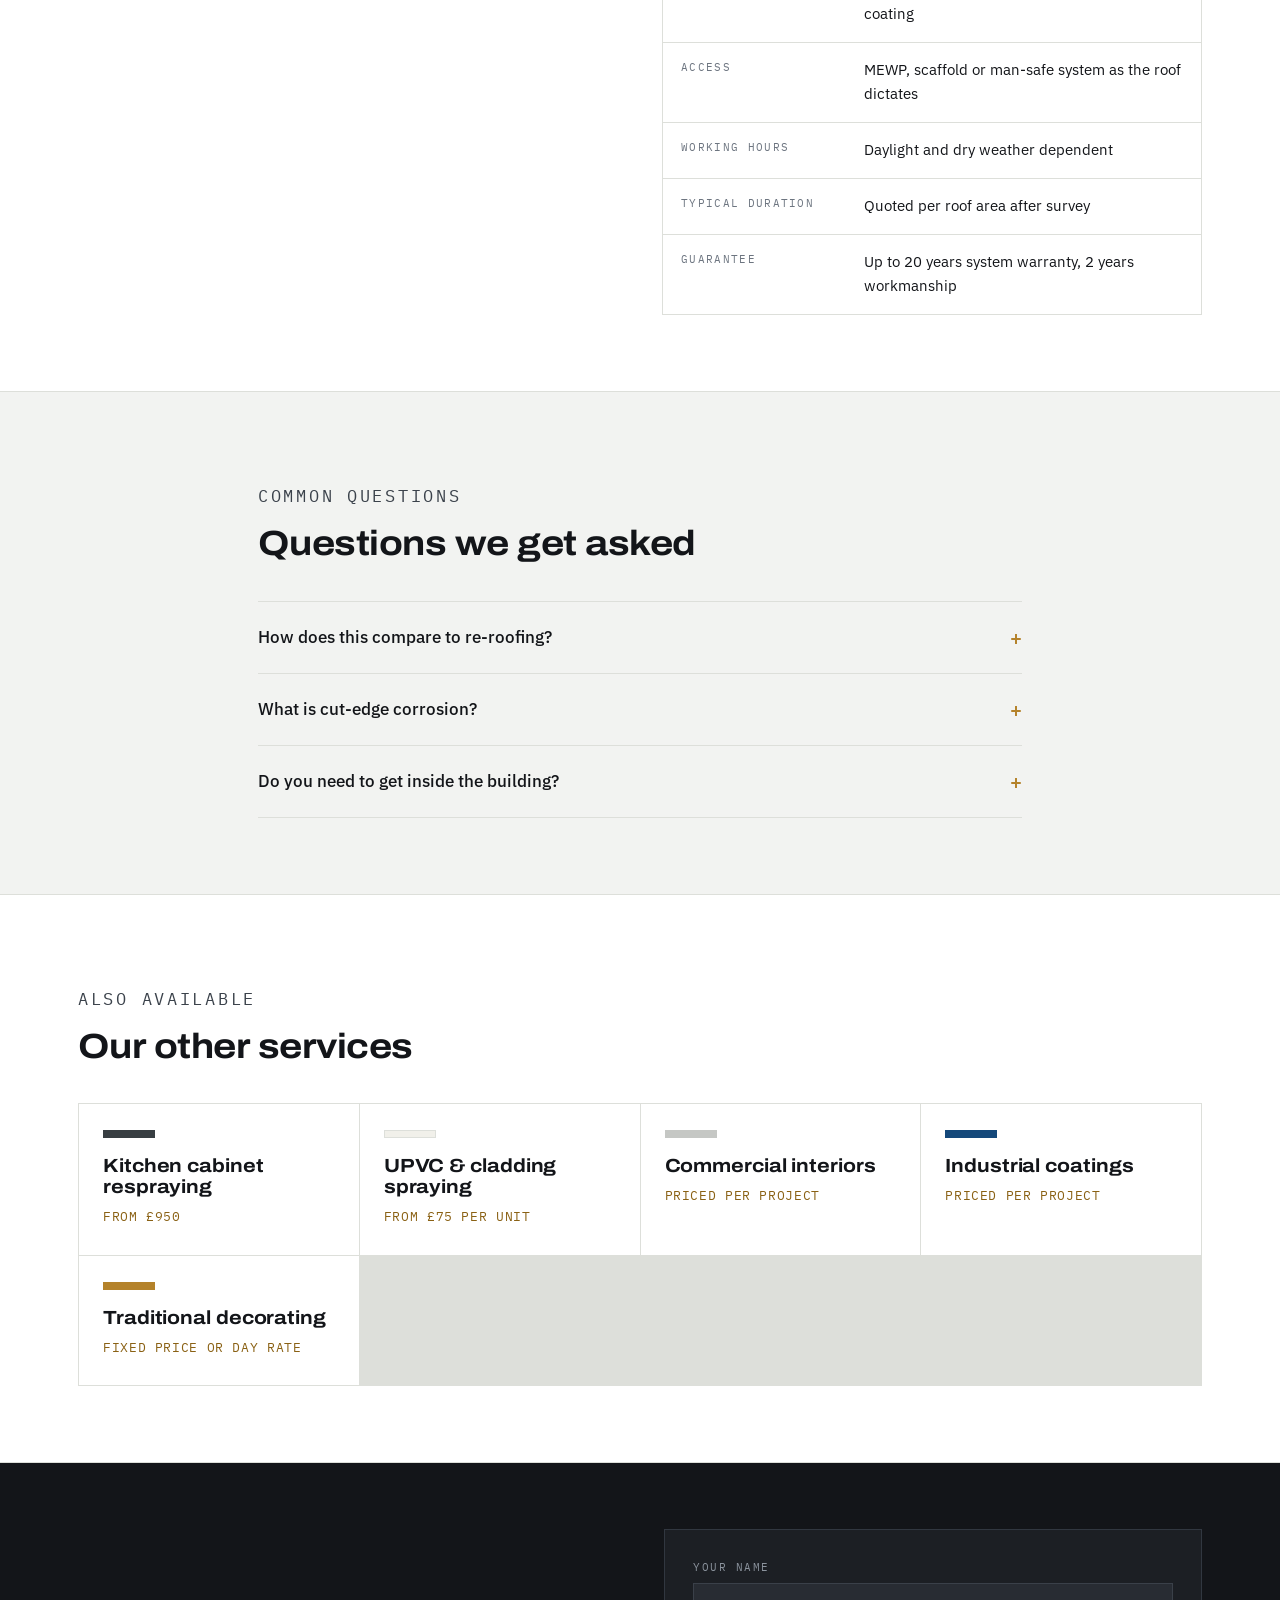
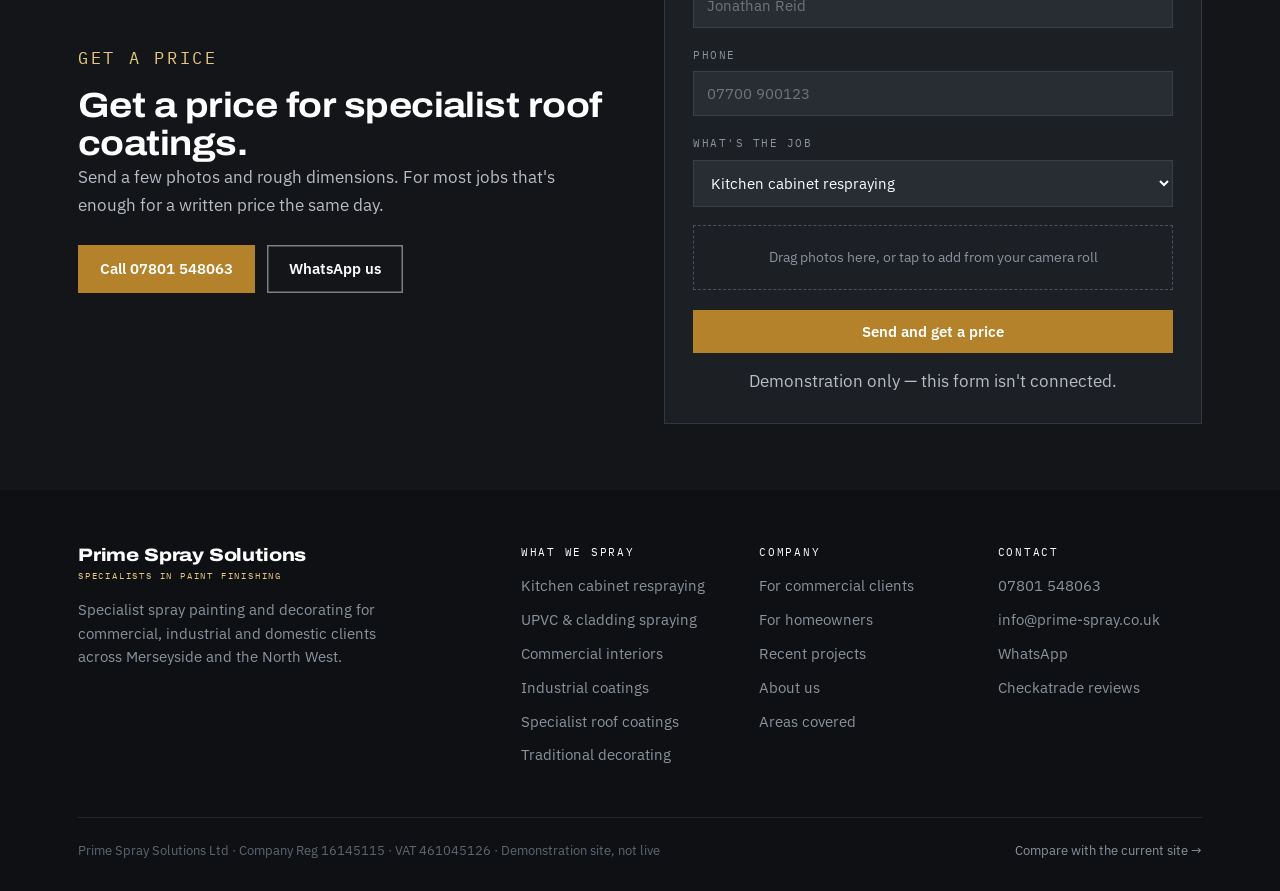
<file: service-roof-coatings.html>
<!DOCTYPE html>
<html lang="en-GB">
<head>
<meta charset="utf-8">
<meta name="viewport" content="width=device-width, initial-scale=1">
<title>Specialist roof coatings — Prime Spray Solutions</title>
<meta name="description" content="Cut-edge corrosion treatment and industrial roof recoating across the North West. Survey and condition report first, up to 20-year system warranties.">
<link rel="canonical" href="https://prime-spray.co.uk/service-roof-coatings.html">
<link rel="preconnect" href="https://fonts.googleapis.com">
<link rel="preconnect" href="https://fonts.gstatic.com" crossorigin>
<link href="https://fonts.googleapis.com/css2?family=Archivo:wdth,wght@100..125,400..800&family=IBM+Plex+Mono:wght@400;500&family=IBM+Plex+Sans:wght@400;500;600&display=swap" rel="stylesheet">
<style>
:root{
  --ink:#131519;
  --graphite:#21252B;
  --steel:#3B424B;
  --mute:#6D7580;
  --paper:#F2F3F1;
  --card:#FFFFFF;
  --line:#DDDFDA;
  --brass:#B4822A;
  --brass-deep:#8A6114;
  --brass-tint:#F7F0DF;
  --display:"Archivo",system-ui,sans-serif;
  --body:"IBM Plex Sans",system-ui,sans-serif;
  --mono:"IBM Plex Mono",ui-monospace,monospace;
  --wrap:1180px;
}
*{box-sizing:border-box}
html{scroll-behavior:smooth;scroll-padding-top:96px}
@media (prefers-reduced-motion:reduce){html{scroll-behavior:auto}*{animation-duration:.001ms!important;transition-duration:.001ms!important}}
body{margin:0;background:var(--paper);color:var(--ink);font-family:var(--body);font-size:16px;line-height:1.65;-webkit-font-smoothing:antialiased}
img{max-width:100%}
a{color:inherit}
.wrap{max-width:var(--wrap);margin:0 auto;padding:0 28px}
.narrow{max-width:820px}
h1,h2,h3,h4{font-family:var(--display);font-weight:700;font-stretch:112%;letter-spacing:-.015em;line-height:1.1;margin:0}
h1{font-size:clamp(32px,4.8vw,56px);font-weight:800;line-height:1.06}
h2{font-size:clamp(24px,3.1vw,35px)}
h3{font-size:19px;letter-spacing:-.005em}
h4{font-size:16px}
p{margin:0 0 1rem}
.eyebrow{font-family:var(--mono);font-size:11.5px;letter-spacing:.16em;text-transform:uppercase;color:var(--brass-deep);margin:0 0 14px}
.eyebrow.light{color:#E4C87F}
:focus-visible{outline:2.5px solid var(--brass);outline-offset:3px}
.sr{position:absolute;width:1px;height:1px;overflow:hidden;clip:rect(0 0 0 0)}

/* notes */
.note{display:none;font-family:var(--mono);font-size:12.5px;line-height:1.6;background:#FFF8E4;border-left:3px solid var(--brass);color:#5C4310;padding:12px 16px;margin:0 0 24px}
body.notes-on .note{display:block}
.note b{font-weight:500;color:var(--brass-deep)}
.notebar{position:fixed;right:20px;bottom:20px;z-index:120}
.notebar button{font-family:var(--body);font-size:13.5px;font-weight:600;background:var(--ink);color:#fff;border:0;padding:12px 18px;border-radius:100px;cursor:pointer;box-shadow:0 6px 22px rgba(0,0,0,.28)}
.notebar button:hover{background:var(--steel)}

/* util bar */
.util{background:var(--ink);color:#B7BDC5;font-size:12.5px}
.util .wrap{display:flex;justify-content:space-between;align-items:center;gap:16px;min-height:38px;flex-wrap:wrap}
.util .accs{font-family:var(--mono);letter-spacing:.04em}
.util .accs b{color:#E4C87F;font-weight:400}
.util a{color:#fff;text-decoration:none;font-weight:500}
.util a:hover{color:#E4C87F}

/* header */
header{position:sticky;top:0;z-index:100;background:rgba(242,243,241,.95);backdrop-filter:blur(8px);border-bottom:1px solid var(--line)}
header .wrap{display:flex;align-items:center;justify-content:space-between;gap:20px;min-height:74px}
.brand{text-decoration:none;display:block;flex-shrink:0}
.brand .name{font-family:var(--display);font-weight:800;font-stretch:118%;font-size:18px;letter-spacing:-.01em;line-height:1}
.brand .sub{font-family:var(--mono);font-size:9px;letter-spacing:.2em;color:var(--brass-deep);margin-top:5px}
nav.main{display:flex;align-items:center;gap:24px}
nav.main>a,.drop>button{font-family:var(--body);font-size:14.5px;font-weight:500;text-decoration:none;color:var(--steel);padding:6px 0;border:0;background:none;cursor:pointer;border-bottom:2px solid transparent}
nav.main>a:hover,.drop>button:hover{color:var(--ink);border-bottom-color:var(--brass)}
nav.main>a.active,.drop.active>button{color:var(--ink);border-bottom-color:var(--brass)}
.drop{position:relative}
.drop-menu{position:absolute;top:calc(100% + 14px);left:-16px;background:var(--card);border:1px solid var(--line);min-width:266px;padding:8px;box-shadow:0 14px 34px rgba(19,21,25,.13);display:none}
.drop.open .drop-menu{display:block}
.drop-menu a{display:flex;gap:11px;align-items:flex-start;text-decoration:none;padding:10px 12px;font-size:14.5px;color:var(--steel)}
.drop-menu a:hover{background:var(--brass-tint);color:var(--ink)}
.drop-menu .sq{width:11px;height:11px;margin-top:6px;flex-shrink:0}
.btn{display:inline-block;font-family:var(--body);font-size:14.5px;font-weight:600;text-decoration:none;padding:12px 22px;border:0;cursor:pointer;transition:background .15s}
.btn-primary{background:var(--brass);color:#fff}
.btn-primary:hover{background:var(--brass-deep)}
.btn-ghost{background:transparent;color:#fff;box-shadow:inset 0 0 0 1.5px rgba(255,255,255,.45)}
.btn-ghost:hover{background:rgba(255,255,255,.1)}
.btn-dark{background:var(--ink);color:#fff}
.btn-dark:hover{background:var(--steel)}
.btn-line{background:transparent;color:var(--ink);box-shadow:inset 0 0 0 1.5px var(--line)}
.btn-line:hover{box-shadow:inset 0 0 0 1.5px var(--brass);color:var(--brass-deep)}
.hdr-cta{display:flex;gap:10px;align-items:center;flex-shrink:0}
.burger{display:none;background:none;border:1px solid var(--line);padding:9px 13px;font-size:13px;cursor:pointer;font-family:var(--body)}
nav.mob{display:none;border-top:1px solid var(--line);background:var(--card);padding:10px 0}
nav.mob.open{display:block}
nav.mob a{display:block;padding:12px 28px;text-decoration:none;color:var(--steel);font-size:15px;border-bottom:1px solid var(--line)}

/* hero */
.hero{background:var(--graphite);color:#fff;padding:74px 0 0;position:relative}
.hero-grid{display:grid;grid-template-columns:1.05fr .95fr;gap:56px;align-items:center}
.hero h1,.hero h2{color:#fff}
.hero p.lede{font-size:18px;color:#C3C9D1;max-width:38ch;margin:20px 0 30px}
.hero-cta{display:flex;gap:12px;flex-wrap:wrap}
.page-hero{background:var(--graphite);color:#fff;padding:56px 0 60px}
.page-hero h1{color:#fff;max-width:19ch}
.page-hero p.lede{font-size:17.5px;color:#C3C9D1;max-width:56ch;margin:20px 0 28px}
.crumb{font-family:var(--mono);font-size:11px;letter-spacing:.12em;color:#8B939D;margin-bottom:20px}
.crumb a{color:#8B939D;text-decoration:none}
.crumb a:hover{color:#E4C87F}

/* photo placeholders */
.shot{background:#E6E8E4;border:1px dashed #B6BAB4;display:flex;flex-direction:column;align-items:center;justify-content:center;text-align:center;padding:26px;color:var(--mute)}
.shot.dark{background:#2C3138;border-color:#5A626C;color:#8B939D}
.shot .ph{font-family:var(--mono);font-size:10.5px;letter-spacing:.16em;margin-bottom:10px}
.shot .desc{font-size:14px;line-height:1.55;max-width:30ch}
.r43{aspect-ratio:4/3}.r54{aspect-ratio:5/4}.r169{aspect-ratio:16/9}.r11{aspect-ratio:1/1}

/* swatch strip */
.swatches{display:flex;margin-top:60px;border-top:1px solid rgba(255,255,255,.14)}
.sw{flex:1;padding:16px 14px 18px;border-right:1px solid rgba(255,255,255,.14);transition:flex .3s}
.sw:last-child{border-right:0}
.sw:hover{flex:1.5}
.sw .chip{height:34px;margin-bottom:12px}
.sw .code{font-family:var(--mono);font-size:11px;letter-spacing:.1em;color:#fff}
.sw .nm{font-size:12px;color:#98A0AA;margin-top:3px;white-space:nowrap}

/* trust */
.trust{background:var(--card);border-bottom:1px solid var(--line);padding:20px 0}
.trust .wrap{display:flex;flex-wrap:wrap;gap:10px;align-items:center;justify-content:center}
.badge{font-family:var(--mono);font-size:11.5px;letter-spacing:.06em;color:var(--steel);border:1px solid var(--line);padding:8px 14px;white-space:nowrap;text-decoration:none}
.badge.star{border-color:var(--brass);color:var(--brass-deep);background:var(--brass-tint)}

section{padding:76px 0}
section.tight{padding:52px 0}
.on-card{background:var(--card);border-top:1px solid var(--line);border-bottom:1px solid var(--line)}
.dark{background:var(--graphite);color:#fff}
.dark h2,.dark h3{color:#fff}
.dark .sec-head p{color:#BCC3CB}
.sec-head{max-width:64ch;margin-bottom:38px}
.sec-head p{color:var(--steel);font-size:17px;margin-top:14px}
.dark p{color:#C3C9D1}

/* tabs */
.tabs{display:flex;border:1px solid var(--line);background:var(--card);width:fit-content;margin-bottom:32px}
.tab{font-family:var(--body);font-size:15px;font-weight:600;padding:14px 28px;background:none;border:0;cursor:pointer;color:var(--mute);border-bottom:3px solid transparent}
.tab[aria-selected="true"]{color:var(--ink);border-bottom-color:var(--brass);background:var(--brass-tint)}
.panel[hidden]{display:none}

/* two-col */
.two{display:grid;grid-template-columns:1fr 1fr;gap:44px;align-items:start}
.two.wide-left{grid-template-columns:1.15fr .85fr}
.ticks{list-style:none;padding:0;margin:0 0 24px}
.ticks li{padding:13px 0 13px 30px;border-bottom:1px solid var(--line);position:relative;font-size:15.5px}
.ticks li::before{content:"";position:absolute;left:0;top:19px;width:13px;height:13px;background:var(--brass)}
.dark .ticks li{border-bottom-color:rgba(255,255,255,.14);color:#DDE1E6}

/* service grid */
.svc-grid{display:grid;grid-template-columns:repeat(auto-fit,minmax(258px,1fr));gap:1px;background:var(--line);border:1px solid var(--line)}
.svc{background:var(--card);padding:26px 24px 28px;text-decoration:none;color:inherit;display:block;transition:background .15s}
.svc:hover{background:var(--brass-tint)}
.svc .chip{height:8px;width:52px;margin-bottom:18px}
.svc h3{margin-bottom:8px}
.svc p{font-size:14.5px;color:var(--steel);margin:0 0 14px}
.svc .price{font-family:var(--mono);font-size:12.5px;color:var(--brass-deep);letter-spacing:.05em}

/* spec table */
.spec-table{width:100%;border-collapse:collapse;font-size:15px;background:var(--card);border:1px solid var(--line)}
.spec-table th,.spec-table td{text-align:left;padding:15px 18px;border-bottom:1px solid var(--line);vertical-align:top}
.spec-table th{font-family:var(--mono);font-size:11px;letter-spacing:.12em;text-transform:uppercase;color:var(--mute);font-weight:400;width:34%}
.spec-table tr:last-child th,.spec-table tr:last-child td{border-bottom:0}

/* price panel */
.price-panel{background:var(--brass-tint);border:1px solid #E8DCBE;padding:28px}
.price-panel .big{font-family:var(--display);font-weight:800;font-stretch:118%;font-size:38px;line-height:1;color:var(--brass-deep)}
.price-panel .unit{font-family:var(--mono);font-size:11.5px;letter-spacing:.14em;color:var(--brass-deep);margin-bottom:14px}
.price-panel p{font-size:14.5px;color:#5C4310;margin:14px 0 18px}

/* before after */
.ba-wrap{background:var(--card);border:1px solid var(--line);padding:22px}
.ba{position:relative;aspect-ratio:16/9;overflow:hidden;background:#E6E8E4;user-select:none;cursor:ew-resize}
.ba .side{position:absolute;inset:0;display:flex;flex-direction:column;align-items:center;justify-content:center;text-align:center;padding:24px;color:var(--mute)}
.ba .after{background:#D8DCD6}
.ba .tag{font-family:var(--mono);font-size:11px;letter-spacing:.16em;position:absolute;top:14px;padding:5px 10px;background:rgba(19,21,25,.82);color:#fff}
.ba .before .tag{left:14px}
.ba .after .tag{right:14px;background:var(--brass)}
.ba .desc{font-size:14px;max-width:26ch;line-height:1.55}
.ba-handle{position:absolute;top:0;bottom:0;left:50%;width:3px;background:var(--brass);transform:translateX(-1.5px);pointer-events:none}
.ba-handle::after{content:"";position:absolute;top:50%;left:50%;width:38px;height:38px;margin:-19px 0 0 -19px;background:var(--brass);border-radius:50%;box-shadow:0 0 0 4px rgba(255,255,255,.85)}
.ba-range{width:100%;margin:16px 0 0;accent-color:var(--brass)}
.ba-meta{display:flex;justify-content:space-between;gap:16px;flex-wrap:wrap;margin-top:12px;font-size:14.5px;color:var(--steel)}
.ba-meta .spec{font-family:var(--mono);font-size:12px;color:var(--mute);letter-spacing:.05em}

/* steps */
.steps{display:grid;grid-template-columns:repeat(auto-fit,minmax(228px,1fr));gap:28px}
.step .n{font-family:var(--mono);font-size:12px;letter-spacing:.16em;color:var(--brass-deep);padding-bottom:12px;border-bottom:2px solid var(--brass);display:block;margin-bottom:16px}
.step p{font-size:15px;color:var(--steel);margin:8px 0 0}
.dark .step .n{color:#E4C87F}
.dark .step p{color:#C3C9D1}

/* reviews */
.revs{display:grid;grid-template-columns:repeat(auto-fit,minmax(258px,1fr));gap:26px}
.rev{border-top:2px solid var(--brass);padding-top:18px}
.rev p{font-size:15.5px;line-height:1.7;margin-bottom:10px}
.dark .rev p{color:#DDE1E6}
.rev .who{font-family:var(--mono);font-size:11.5px;letter-spacing:.08em;color:var(--mute)}
.dark .rev .who{color:#969EA8}

/* project cards */
.proj-grid{display:grid;grid-template-columns:repeat(auto-fit,minmax(300px,1fr));gap:26px}
.proj{background:var(--card);border:1px solid var(--line);text-decoration:none;color:inherit;display:block;transition:border-color .15s}
.proj:hover{border-color:var(--brass)}
.proj .body{padding:20px 22px 24px}
.proj .kind{font-family:var(--mono);font-size:10.5px;letter-spacing:.14em;color:var(--brass-deep);margin-bottom:9px}
.proj h3{margin-bottom:8px;font-size:18px}
.proj p{font-size:14.5px;color:var(--steel);margin:0}
.proj .meta{font-family:var(--mono);font-size:11.5px;color:var(--mute);letter-spacing:.05em;margin-top:14px}

/* faq */
.faq{border-top:1px solid var(--line)}
.faq details{border-bottom:1px solid var(--line)}
.faq summary{cursor:pointer;padding:19px 0;font-size:16.5px;font-weight:500;list-style:none;display:flex;justify-content:space-between;gap:20px;align-items:center}
.faq summary::-webkit-details-marker{display:none}
.faq summary::after{content:"+";font-family:var(--mono);font-size:20px;color:var(--brass);flex-shrink:0}
.faq details[open] summary::after{content:"\2212"}
.faq p{font-size:15.5px;color:var(--steel);margin:0 0 20px;max-width:70ch}

/* areas */
.areas{display:flex;flex-wrap:wrap;gap:8px}
.areas a{font-size:14px;text-decoration:none;background:var(--card);border:1px solid var(--line);padding:9px 15px;color:var(--steel)}
.areas a:hover{border-color:var(--brass);color:var(--brass-deep)}

/* stats */
.stats{display:grid;grid-template-columns:repeat(auto-fit,minmax(170px,1fr));gap:1px;background:var(--line);border:1px solid var(--line)}
.stat{background:var(--card);padding:24px}
.stat .v{font-family:var(--display);font-weight:800;font-stretch:118%;font-size:34px;line-height:1;color:var(--ink)}
.stat .l{font-family:var(--mono);font-size:11px;letter-spacing:.12em;color:var(--mute);margin-top:10px;text-transform:uppercase}

/* quote */
.quote{background:var(--ink);color:#fff;padding:66px 0}
.quote h2{color:#fff}
.quote .inner{display:grid;grid-template-columns:1fr 1fr;gap:48px;align-items:center}
.quote p{color:#B7BDC5;font-size:17px}
.form{background:#1C1F24;border:1px solid #313740;padding:28px}
.form label{display:block;font-family:var(--mono);font-size:11px;letter-spacing:.14em;color:#8B939D;margin:0 0 7px}
.form input,.form select,.form textarea{width:100%;background:#282C33;border:1px solid #3A4049;color:#fff;font-family:var(--body);font-size:15px;padding:12px 13px;margin-bottom:18px}
.form input::placeholder,.form textarea::placeholder{color:#6D7580}
.form .err{color:#E39B8C;font-size:13px;margin:-12px 0 14px;display:none}
.drop-zone{border:1px dashed #4A515B;padding:20px;text-align:center;color:#8B939D;font-size:14px;margin-bottom:20px}
.form .btn{width:100%;text-align:center}
.form-note{font-size:13px;color:#7C848E;margin:14px 0 0;text-align:center}

/* footer */
footer{background:#0E1013;color:#8B939D;padding:56px 0 30px;font-size:14.5px}
.fgrid{display:grid;grid-template-columns:2fr 1fr 1fr 1fr;gap:34px;margin-bottom:40px}
footer h4{font-family:var(--mono);font-size:11px;letter-spacing:.16em;color:#fff;font-weight:400;margin:0 0 16px;font-stretch:100%}
footer ul{list-style:none;padding:0;margin:0}
footer li{margin-bottom:10px}
footer a{color:#8B939D;text-decoration:none}
footer a:hover{color:#E4C87F}
.legal{border-top:1px solid #23272D;padding-top:22px;font-size:12.5px;color:#5F6771;display:flex;justify-content:space-between;gap:20px;flex-wrap:wrap}

@media(max-width:980px){
  .hero-grid,.two,.two.wide-left,.quote .inner{grid-template-columns:1fr}
  .fgrid{grid-template-columns:1fr 1fr}
  .swatches{flex-wrap:wrap}
  .sw{flex:1 1 33%;border-bottom:1px solid rgba(255,255,255,.14)}
}
@media(max-width:820px){
  nav.main{display:none}
  .burger{display:block}
  .util .accs{display:none}
  section{padding:52px 0}
  .hero{padding-top:46px}
  .page-hero{padding:40px 0 44px}
}
@media(max-width:520px){
  .fgrid{grid-template-columns:1fr}
  .tabs{width:100%}
  .tab{flex:1;padding:13px 8px;font-size:14px}
  .spec-table th{width:42%}
}

</style>
</head>
<body>

<div class="notebar"><button id="noteBtn" type="button">Show design notes</button></div>

<div class="util">
  <div class="wrap">
    <div class="accs">Constructionline <b>Gold</b> · CHAS Advanced · ISO 9001 / 14001 / 45001 · Achilles Silver</div>
    <div><a href="tel:07801548063">07801 548063</a> &nbsp;·&nbsp; <a href="mailto:info@prime-spray.co.uk">info@prime-spray.co.uk</a></div>
  </div>
</div>

<header>
  <div class="wrap">
    <a class="brand" href="index.html">
      <div class="name">Prime Spray Solutions</div>
      <div class="sub">SPECIALISTS IN PAINT FINISHING</div>
    </a>
    <nav class="main">
        <a href="commercial.html">Commercial</a>
        <a href="domestic.html">Domestic</a>
        <div class="drop active">
          <button type="button" aria-haspopup="true">What we spray ▾</button>
          <div class="drop-menu">
          <a href="service-kitchens.html"><span class="sq" style="background:#383E42"></span>Kitchen cabinet respraying</a>
          <a href="service-upvc.html"><span class="sq" style="background:#F1F0EA;box-shadow:inset 0 0 0 1px var(--line)"></span>UPVC &amp; cladding spraying</a>
          <a href="service-commercial-interiors.html"><span class="sq" style="background:#C5C7C4"></span>Commercial interiors</a>
          <a href="service-industrial.html"><span class="sq" style="background:#14487A"></span>Industrial coatings</a>
          <a href="service-roof-coatings.html"><span class="sq" style="background:#2F4538"></span>Specialist roof coatings</a>
          <a href="service-decorating.html"><span class="sq" style="background:#B4822A"></span>Traditional decorating</a>
          </div>
        </div>
        <a href="projects.html">Projects</a>
        <a href="about.html">About</a>
        <a href="contact.html">Contact</a>
    </nav>
    <div class="hdr-cta">
      <button class="burger" id="burger" type="button">Menu</button>
      <a class="btn btn-primary" href="contact.html">Get a quote</a>
    </div>
  </div>
  <nav class="mob" id="mobnav">
      <a href="index.html">Home</a>
      <a href="commercial.html">Commercial</a>
      <a href="domestic.html">Domestic</a>
      <a href="service-kitchens.html">Kitchen cabinet respraying</a>
      <a href="service-upvc.html">UPVC &amp; cladding spraying</a>
      <a href="service-commercial-interiors.html">Commercial interiors</a>
      <a href="service-industrial.html">Industrial coatings</a>
      <a href="service-roof-coatings.html">Specialist roof coatings</a>
      <a href="service-decorating.html">Traditional decorating</a>
      <a href="projects.html">Projects</a>
      <a href="about.html">About</a>
      <a href="contact.html">Contact</a>
  </nav>
</header>

<main>

<div class="page-hero">
  <div class="wrap">
    <div class="crumb"><a href="index.html">Home</a> / <a href="index.html#services">What we spray</a> / Specialist roof coatings</div>
    <div class="two wide-left">
      <div>
        <div style="width:56px;height:9px;background:#2F4538;margin-bottom:22px"></div>
        <p class="eyebrow light">Industrial · external</p>
        <h1>Specialist roof coatings</h1>
        <p class="lede">Cut-edge corrosion treatment and full roof recoating — a fraction of the cost of a re-roof, and no disruption to what is happening underneath.</p>
        <div class="hero-cta">
          <a class="btn btn-primary" href="contact.html">Get a price for this</a>
          <a class="btn btn-ghost" href="projects.html">See examples</a>
        </div>
      </div>
      <div class="shot r43 dark"><div class="ph">PHOTO SLOT — SERVICE HERO</div><div class="desc">Industrial roof mid-treatment or completed, shot from height. Show the run of the sheets and the treated cut edges.</div></div>
    </div>
  </div>
</div>

<div class="trust">
  <div class="wrap">
    <span class="badge">Constructionline Gold</span>
    <span class="badge">CHAS Advanced</span>
    <span class="badge">Achilles Silver</span>
    <span class="badge">SafeContractor</span>
    <span class="badge">ISO 9001 · 14001 · 45001</span>
    <span class="badge">IPAF · CITB · CSCS</span>
    <a class="badge star" href="https://www.checkatrade.com/trades/primespraysolutions" target="_blank" rel="noopener">★ 4.9 on Checkatrade</a>
  </div>
</div>


<section>
  <div class="wrap">
    <div class="note"><b>This is the page that does the ranking.</b> One focused page per service, with the process, the coating system and a real price on it. The live site has six of these in the footer nav and five of them are dead links.</div>
    <div class="two">
      <div>
        <p class="eyebrow">What's included</p>
        <h2>What we actually do</h2>
        <ul class="ticks" style="margin-top:24px"><li>Drone and on-roof survey with a written condition report</li><li>Pressure wash and biocide treatment</li><li>Cut-edge corrosion stripped back, treated and encapsulated</li><li>Fixings replaced or over-capped as required</li><li>Full sheet recoating in a flexible weatherproof system</li><li>System warranty of up to 20 years depending on condition</li></ul>
      </div>
      <div class="price-panel">
        <div class="unit">NO OBLIGATION CONDITION REPORT</div>
        <div class="big">Survey first</div>
        <p>We won't quote a roof from the ground. The survey and written report are free and yours to keep whether or not you use us.</p>
        <a class="btn btn-primary" href="contact.html">Get a fixed price</a>
      </div>
    </div>
  </div>
</section>

<section class="on-card">
  <div class="wrap">
    <div class="two">
      <div>
        <p class="eyebrow">Specification</p>
        <h2>The technical detail</h2>
        <p style="color:var(--steel);margin-top:14px">Published openly, because the people who care about this are the people worth working for.</p>
      </div>
      <table class="spec-table"><tr><th>Survey</th><td>Drone and physical inspection, written report with photographs</td></tr><tr><th>Preparation</th><td>Pressure wash, biocide, mechanical removal of corrosion</td></tr><tr><th>Coating system</th><td>Fluid-applied flexible membrane or metal roof coating</td></tr><tr><th>Access</th><td>MEWP, scaffold or man-safe system as the roof dictates</td></tr><tr><th>Working hours</th><td>Daylight and dry weather dependent</td></tr><tr><th>Typical duration</th><td>Quoted per roof area after survey</td></tr><tr><th>Guarantee</th><td>Up to 20 years system warranty, 2 years workmanship</td></tr></table>
    </div>
  </div>
</section>

<section>
  <div class="wrap narrow">
    <div class="sec-head"><p class="eyebrow">Common questions</p><h2>Questions we get asked</h2></div>
    <div class="faq"><details><summary>How does this compare to re-roofing?</summary><p>Typically a quarter to a third of the cost, with no disruption to the building underneath and no waste to landfill. It is not always the right answer though — if the sheets are past saving we will tell you so in the report.</p></details><details><summary>What is cut-edge corrosion?</summary><p>The exposed steel edge where a roof sheet was cut at manufacture. The protective coating stops short of the edge, so it rusts first and then creeps back under the sheet. Treated early it is straightforward; left alone it eventually takes the sheet.</p></details><details><summary>Do you need to get inside the building?</summary><p>Rarely, and only if we find a leak path worth tracing. The work itself happens entirely on the roof.</p></details></div>
  </div>
</section>

<section class="on-card">
  <div class="wrap">
    <div class="sec-head"><p class="eyebrow">Also available</p><h2>Our other services</h2></div>
    <div class="svc-grid"><a class="svc" href="service-kitchens.html"><div class="chip" style="background:#383E42"></div><h3>Kitchen cabinet respraying</h3><div class="price">FROM £950</div></a><a class="svc" href="service-upvc.html"><div class="chip" style="background:#F1F0EA;box-shadow:inset 0 0 0 1px var(--line)"></div><h3>UPVC &amp; cladding spraying</h3><div class="price">FROM £75 PER UNIT</div></a><a class="svc" href="service-commercial-interiors.html"><div class="chip" style="background:#C5C7C4"></div><h3>Commercial interiors</h3><div class="price">PRICED PER PROJECT</div></a><a class="svc" href="service-industrial.html"><div class="chip" style="background:#14487A"></div><h3>Industrial coatings</h3><div class="price">PRICED PER PROJECT</div></a><a class="svc" href="service-decorating.html"><div class="chip" style="background:#B4822A"></div><h3>Traditional decorating</h3><div class="price">FIXED PRICE OR DAY RATE</div></a></div>
  </div>
</section>

<div class="quote" id="quote">
  <div class="wrap">
    <div class="inner">
      <div>
        <p class="eyebrow light">Get a price</p>
        <h2>Get a price for specialist roof coatings.</h2>
        <p>Send a few photos and rough dimensions. For most jobs that's enough for a written price the same day.</p>
        <p style="margin-top:26px"><a class="btn btn-primary" href="tel:07801548063">Call 07801 548063</a> <a class="btn btn-ghost" href="https://wa.me/447801548063" target="_blank" rel="noopener" style="margin-left:8px">WhatsApp us</a></p>
      </div>
      <form class="form" id="quoteForm" novalidate>
        <label for="fname">YOUR NAME</label>
        <input id="fname" type="text" placeholder="Jonathan Reid">
        <div class="err" id="fnameErr">Enter your name so we know who we're quoting.</div>
        <label for="fphone">PHONE</label>
        <input id="fphone" type="tel" placeholder="07700 900123">
        <label for="fjob">WHAT'S THE JOB</label>
        <select id="fjob">
          <option>Kitchen cabinet respraying</option>
          <option>UPVC windows or doors</option>
          <option>Commercial interior</option>
          <option>Industrial coating</option>
          <option>Roof coating</option>
          <option>Traditional decorating</option>
        </select>
        <div class="drop-zone">Drag photos here, or tap to add from your camera roll</div>
        <button class="btn btn-primary" type="submit">Send and get a price</button>
        <p class="form-note">Demonstration only — this form isn't connected.</p>
      </form>
    </div>
  </div>
</div>


</main>

<footer>
  <div class="wrap">
    <div class="fgrid">
      <div>
        <div class="brand" style="margin-bottom:14px">
          <div class="name" style="color:#fff">Prime Spray Solutions</div>
          <div class="sub" style="color:#E4C87F">SPECIALISTS IN PAINT FINISHING</div>
        </div>
        <p style="max-width:34ch;margin:0">Specialist spray painting and decorating for commercial, industrial and domestic clients across Merseyside and the North West.</p>
      </div>
      <div>
        <h4>WHAT WE SPRAY</h4>
        <ul><li><a href="service-kitchens.html">Kitchen cabinet respraying</a></li>
          <li><a href="service-upvc.html">UPVC &amp; cladding spraying</a></li>
          <li><a href="service-commercial-interiors.html">Commercial interiors</a></li>
          <li><a href="service-industrial.html">Industrial coatings</a></li>
          <li><a href="service-roof-coatings.html">Specialist roof coatings</a></li>
          <li><a href="service-decorating.html">Traditional decorating</a></li></ul>
      </div>
      <div>
        <h4>COMPANY</h4>
        <ul>
          <li><a href="commercial.html">For commercial clients</a></li>
          <li><a href="domestic.html">For homeowners</a></li>
          <li><a href="projects.html">Recent projects</a></li>
          <li><a href="about.html">About us</a></li>
          <li><a href="areas.html">Areas covered</a></li>
        </ul>
      </div>
      <div>
        <h4>CONTACT</h4>
        <ul>
          <li><a href="tel:07801548063">07801 548063</a></li>
          <li><a href="mailto:info@prime-spray.co.uk">info@prime-spray.co.uk</a></li>
          <li><a href="https://wa.me/447801548063" target="_blank" rel="noopener">WhatsApp</a></li>
          <li><a href="https://www.checkatrade.com/trades/primespraysolutions" target="_blank" rel="noopener">Checkatrade reviews</a></li>
        </ul>
      </div>
    </div>
    <div class="legal">
      <div>Prime Spray Solutions Ltd · Company Reg 16145115 · VAT 461045126 · Demonstration site, not live</div>
      <div><a href="https://prime-spray.co.uk/" target="_blank" rel="noopener">Compare with the current site →</a></div>
    </div>
  </div>
</footer>
<script>
(function(){
  var btn=document.getElementById('noteBtn');
  if(btn){
    if(sessionStorage.getItem('pssNotes')==='1'){
      document.body.classList.add('notes-on');btn.textContent='Hide design notes';
    }
    btn.addEventListener('click',function(){
      var on=document.body.classList.toggle('notes-on');
      btn.textContent=on?'Hide design notes':'Show design notes';
      sessionStorage.setItem('pssNotes',on?'1':'0');
    });
  }

  var drop=document.querySelector('.drop');
  if(drop){
    var dbtn=drop.querySelector('button');
    dbtn.addEventListener('click',function(e){e.stopPropagation();drop.classList.toggle('open');});
    document.addEventListener('click',function(){drop.classList.remove('open');});
    document.addEventListener('keydown',function(e){if(e.key==='Escape')drop.classList.remove('open');});
  }

  var burger=document.getElementById('burger'),mob=document.getElementById('mobnav');
  if(burger&&mob){burger.addEventListener('click',function(){mob.classList.toggle('open');});}

  var tabs=document.querySelectorAll('[role="tab"]');
  if(tabs.length){
    tabs.forEach(function(t){
      t.addEventListener('click',function(){
        tabs.forEach(function(x){
          var sel=(x===t);
          x.setAttribute('aria-selected',sel?'true':'false');
          document.getElementById(x.getAttribute('aria-controls')).hidden=!sel;
        });
      });
    });
  }

  document.querySelectorAll('.ba').forEach(function(ba){
    var after=ba.querySelector('.after'),
        handle=ba.querySelector('.ba-handle'),
        range=ba.parentNode.querySelector('.ba-range');
    function setPos(v){
      v=Math.max(0,Math.min(100,v));
      after.style.clipPath='inset(0 0 0 '+v+'%)';
      handle.style.left=v+'%';
    }
    function fromEvent(e){
      var r=ba.getBoundingClientRect();
      var x=(e.touches?e.touches[0].clientX:e.clientX)-r.left;
      var v=Math.round(x/r.width*100);
      if(range)range.value=v;
      setPos(v);
    }
    if(range)range.addEventListener('input',function(){setPos(parseFloat(range.value));});
    var dragging=false;
    ba.addEventListener('mousedown',function(e){dragging=true;fromEvent(e);e.preventDefault();});
    window.addEventListener('mousemove',function(e){if(dragging)fromEvent(e);});
    window.addEventListener('mouseup',function(){dragging=false;});
    ba.addEventListener('touchstart',function(e){fromEvent(e);},{passive:true});
    ba.addEventListener('touchmove',function(e){fromEvent(e);},{passive:true});
    setPos(50);
  });

  var form=document.getElementById('quoteForm');
  if(form){
    form.addEventListener('submit',function(e){
      e.preventDefault();
      var n=form.querySelector('#fname'),err=form.querySelector('#fnameErr');
      if(!n.value.trim()){
        err.style.display='block';n.style.borderColor='#C86B5A';n.focus();return;
      }
      err.style.display='none';n.style.borderColor='#3A4049';
      alert('Demonstration only \u2014 this form is not connected to anything yet.');
    });
    form.querySelector('#fname').addEventListener('input',function(){
      form.querySelector('#fnameErr').style.display='none';
      this.style.borderColor='#3A4049';
    });
  }
})();

</script>
</body>
</html>
</file>
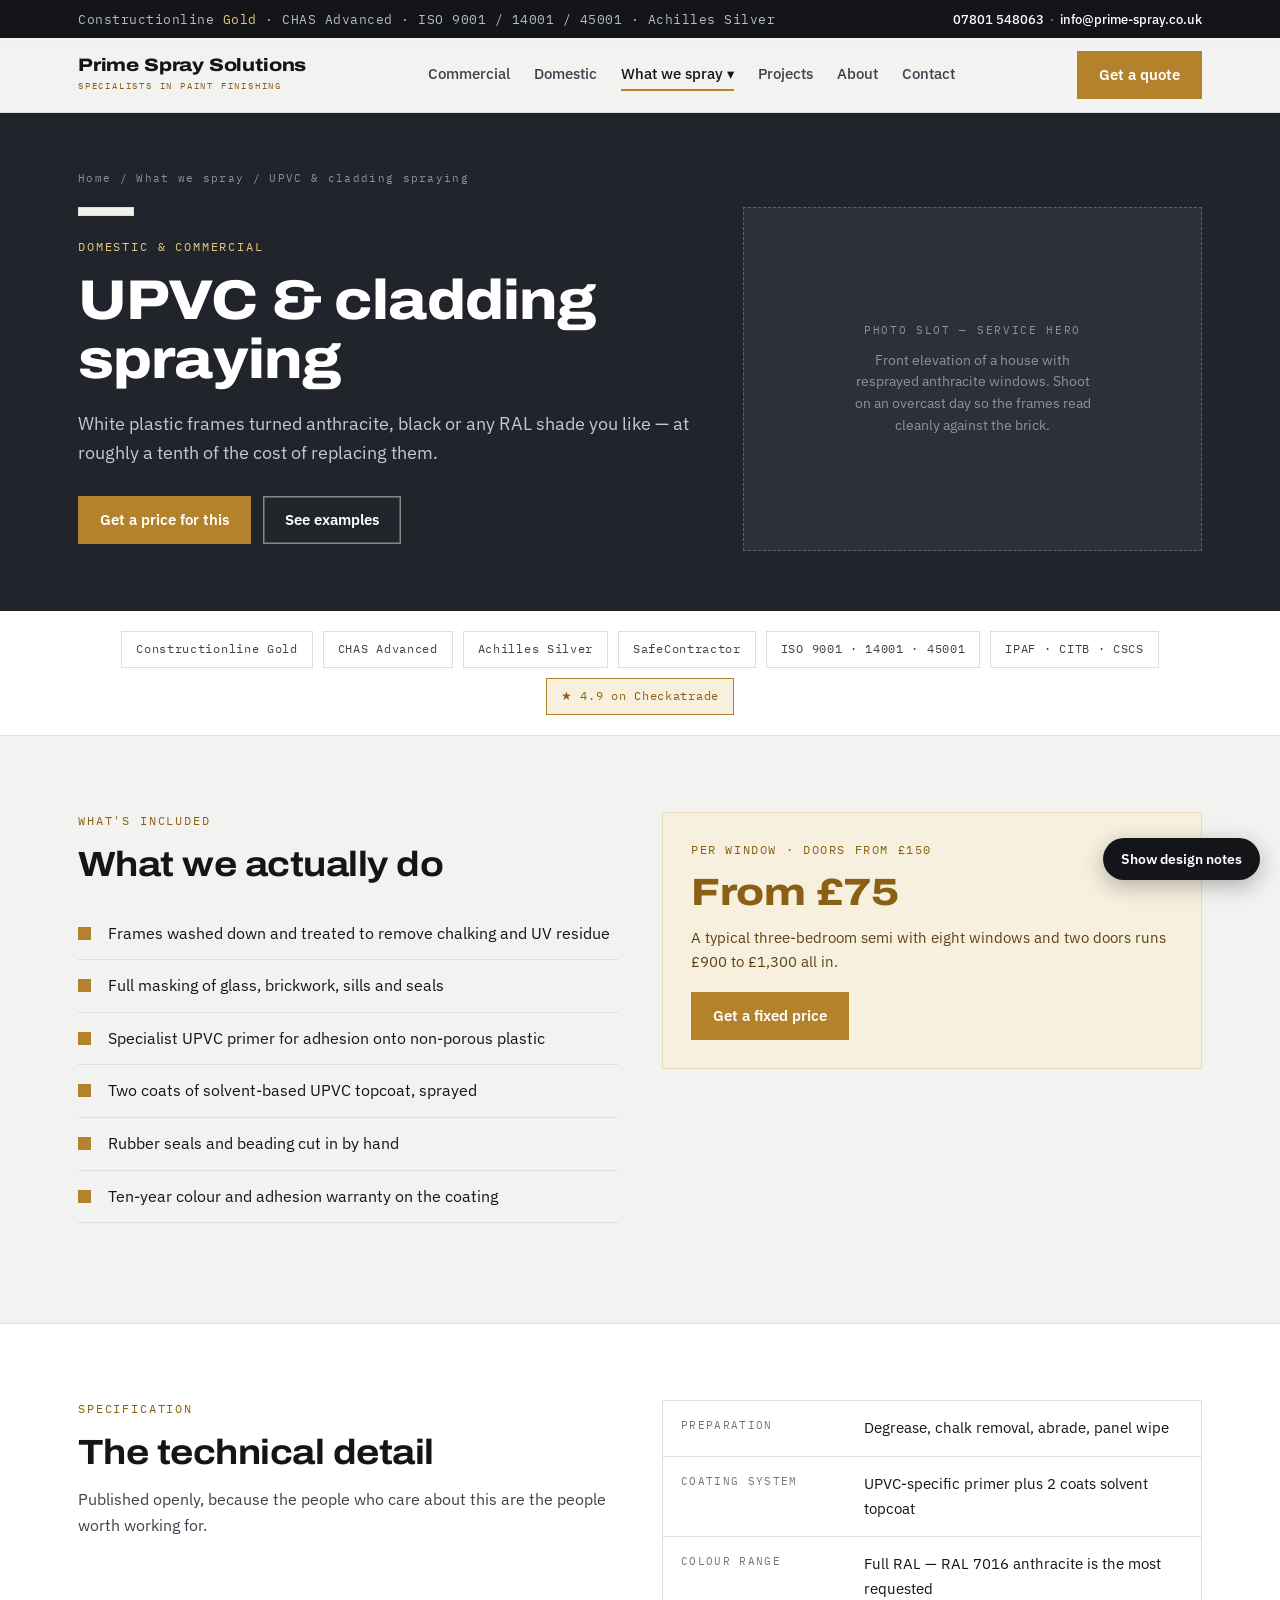
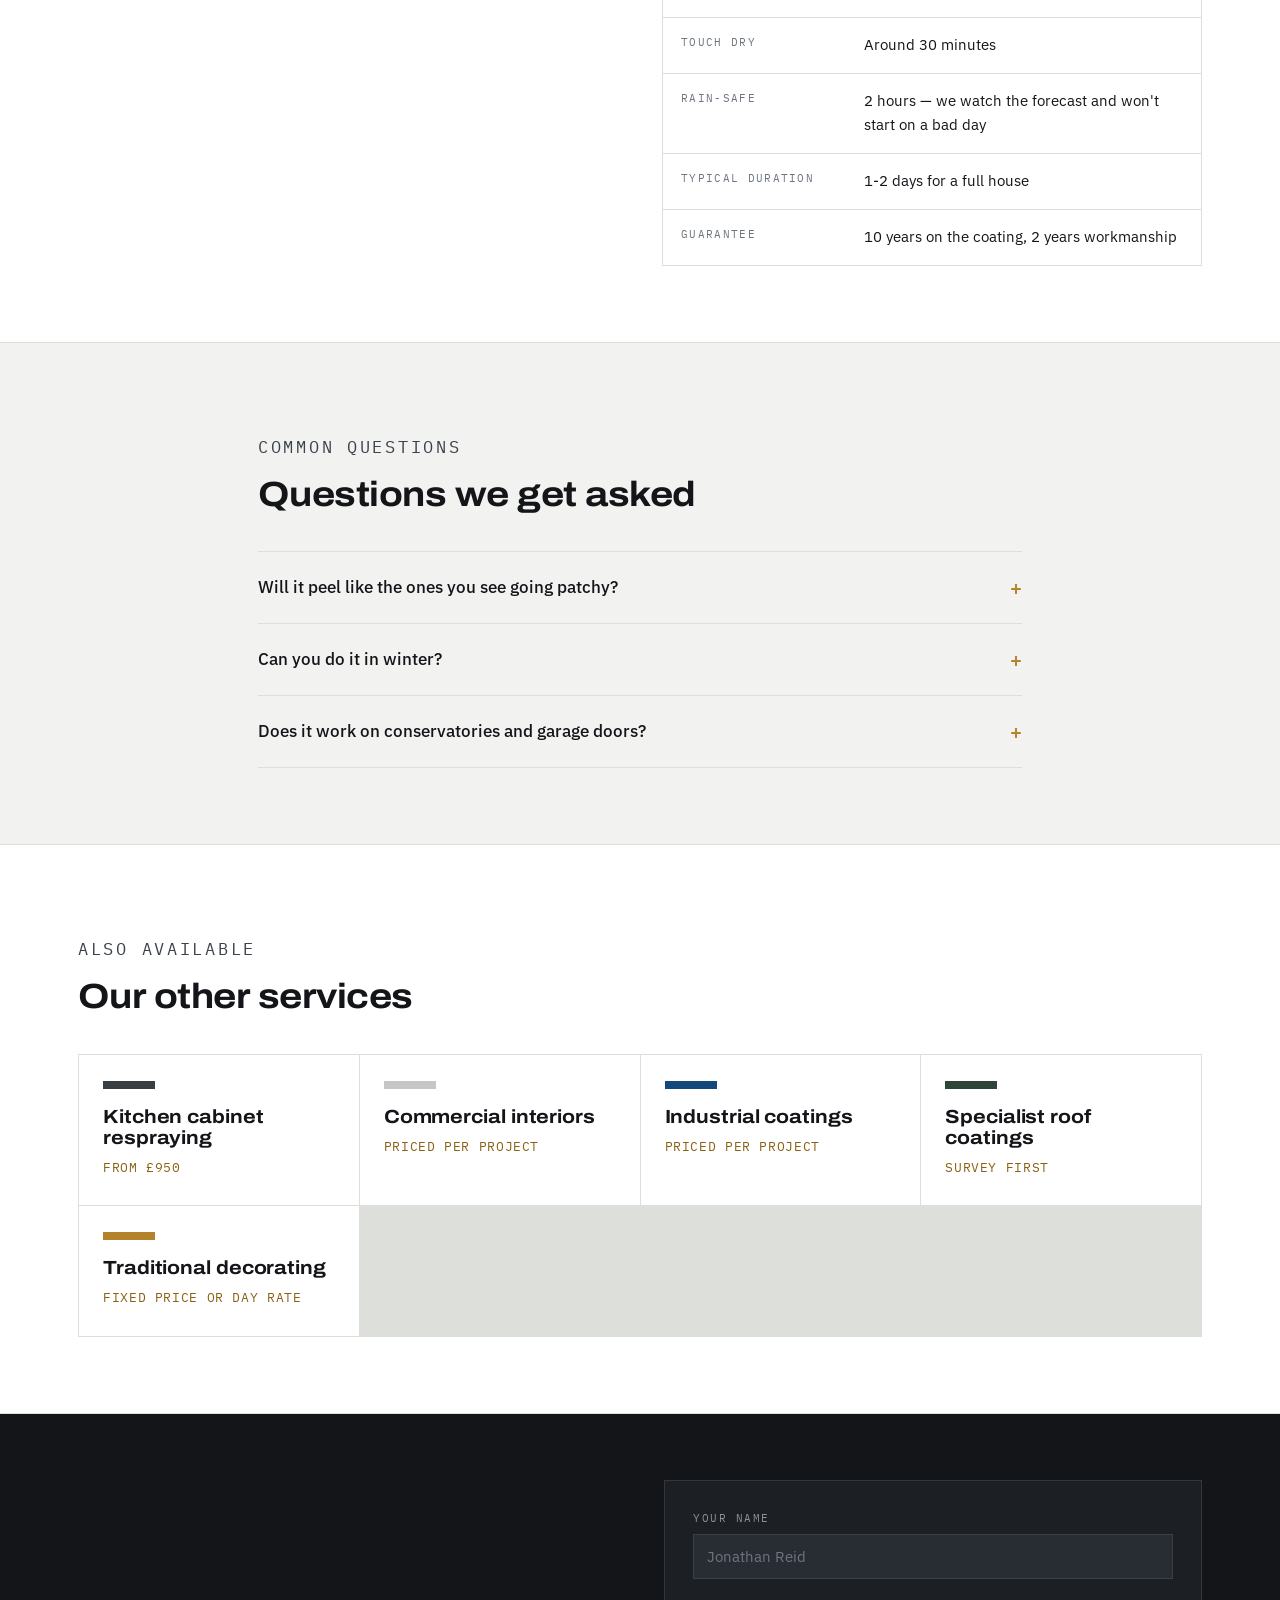
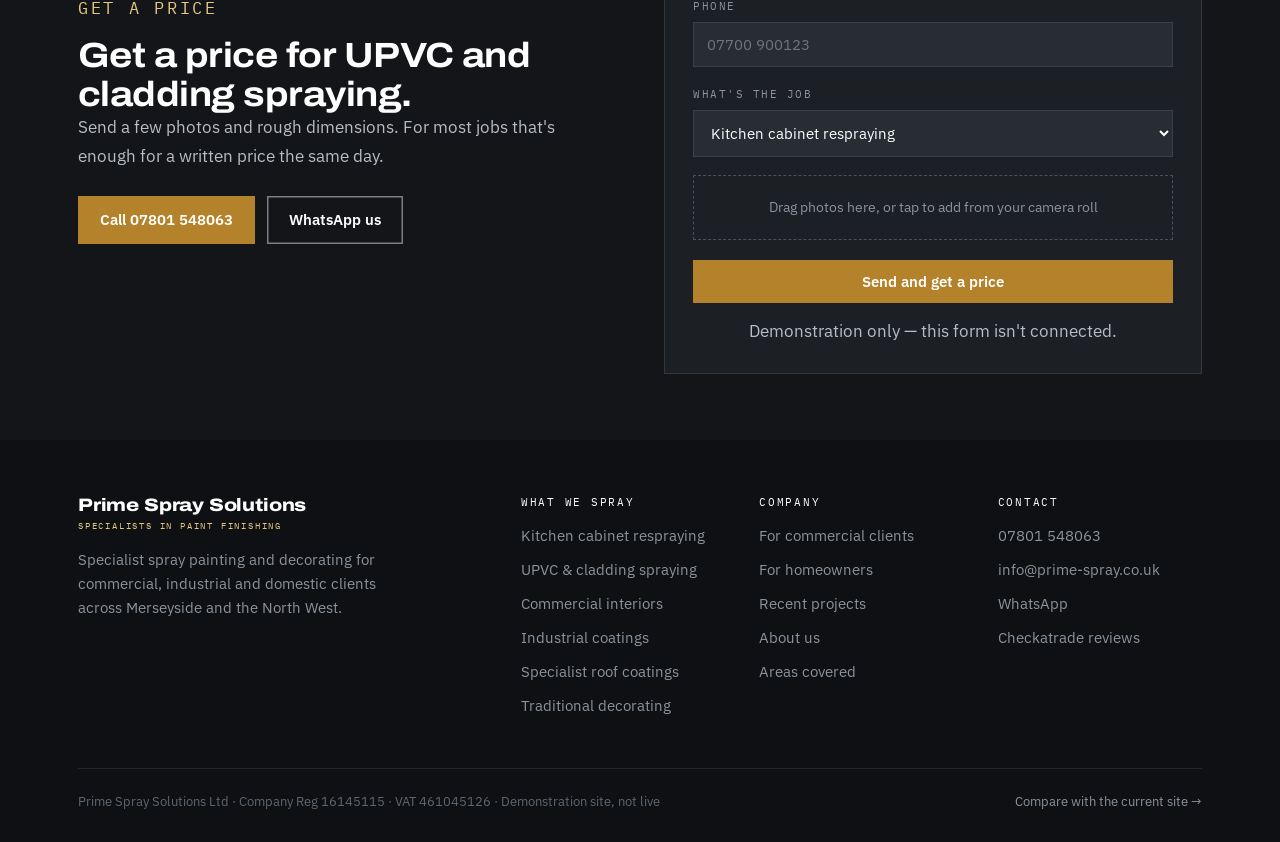
<file: service-upvc.html>
<!DOCTYPE html>
<html lang="en-GB">
<head>
<meta charset="utf-8">
<meta name="viewport" content="width=device-width, initial-scale=1">
<title>UPVC &amp; cladding spraying — Prime Spray Solutions</title>
<meta name="description" content="UPVC window, door and conservatory spraying across Merseyside from £75 per unit. Ten-year colour warranty, any RAL shade, no need to replace the frames.">
<link rel="canonical" href="https://prime-spray.co.uk/service-upvc.html">
<link rel="preconnect" href="https://fonts.googleapis.com">
<link rel="preconnect" href="https://fonts.gstatic.com" crossorigin>
<link href="https://fonts.googleapis.com/css2?family=Archivo:wdth,wght@100..125,400..800&family=IBM+Plex+Mono:wght@400;500&family=IBM+Plex+Sans:wght@400;500;600&display=swap" rel="stylesheet">
<style>
:root{
  --ink:#131519;
  --graphite:#21252B;
  --steel:#3B424B;
  --mute:#6D7580;
  --paper:#F2F3F1;
  --card:#FFFFFF;
  --line:#DDDFDA;
  --brass:#B4822A;
  --brass-deep:#8A6114;
  --brass-tint:#F7F0DF;
  --display:"Archivo",system-ui,sans-serif;
  --body:"IBM Plex Sans",system-ui,sans-serif;
  --mono:"IBM Plex Mono",ui-monospace,monospace;
  --wrap:1180px;
}
*{box-sizing:border-box}
html{scroll-behavior:smooth;scroll-padding-top:96px}
@media (prefers-reduced-motion:reduce){html{scroll-behavior:auto}*{animation-duration:.001ms!important;transition-duration:.001ms!important}}
body{margin:0;background:var(--paper);color:var(--ink);font-family:var(--body);font-size:16px;line-height:1.65;-webkit-font-smoothing:antialiased}
img{max-width:100%}
a{color:inherit}
.wrap{max-width:var(--wrap);margin:0 auto;padding:0 28px}
.narrow{max-width:820px}
h1,h2,h3,h4{font-family:var(--display);font-weight:700;font-stretch:112%;letter-spacing:-.015em;line-height:1.1;margin:0}
h1{font-size:clamp(32px,4.8vw,56px);font-weight:800;line-height:1.06}
h2{font-size:clamp(24px,3.1vw,35px)}
h3{font-size:19px;letter-spacing:-.005em}
h4{font-size:16px}
p{margin:0 0 1rem}
.eyebrow{font-family:var(--mono);font-size:11.5px;letter-spacing:.16em;text-transform:uppercase;color:var(--brass-deep);margin:0 0 14px}
.eyebrow.light{color:#E4C87F}
:focus-visible{outline:2.5px solid var(--brass);outline-offset:3px}
.sr{position:absolute;width:1px;height:1px;overflow:hidden;clip:rect(0 0 0 0)}

/* notes */
.note{display:none;font-family:var(--mono);font-size:12.5px;line-height:1.6;background:#FFF8E4;border-left:3px solid var(--brass);color:#5C4310;padding:12px 16px;margin:0 0 24px}
body.notes-on .note{display:block}
.note b{font-weight:500;color:var(--brass-deep)}
.notebar{position:fixed;right:20px;bottom:20px;z-index:120}
.notebar button{font-family:var(--body);font-size:13.5px;font-weight:600;background:var(--ink);color:#fff;border:0;padding:12px 18px;border-radius:100px;cursor:pointer;box-shadow:0 6px 22px rgba(0,0,0,.28)}
.notebar button:hover{background:var(--steel)}

/* util bar */
.util{background:var(--ink);color:#B7BDC5;font-size:12.5px}
.util .wrap{display:flex;justify-content:space-between;align-items:center;gap:16px;min-height:38px;flex-wrap:wrap}
.util .accs{font-family:var(--mono);letter-spacing:.04em}
.util .accs b{color:#E4C87F;font-weight:400}
.util a{color:#fff;text-decoration:none;font-weight:500}
.util a:hover{color:#E4C87F}

/* header */
header{position:sticky;top:0;z-index:100;background:rgba(242,243,241,.95);backdrop-filter:blur(8px);border-bottom:1px solid var(--line)}
header .wrap{display:flex;align-items:center;justify-content:space-between;gap:20px;min-height:74px}
.brand{text-decoration:none;display:block;flex-shrink:0}
.brand .name{font-family:var(--display);font-weight:800;font-stretch:118%;font-size:18px;letter-spacing:-.01em;line-height:1}
.brand .sub{font-family:var(--mono);font-size:9px;letter-spacing:.2em;color:var(--brass-deep);margin-top:5px}
nav.main{display:flex;align-items:center;gap:24px}
nav.main>a,.drop>button{font-family:var(--body);font-size:14.5px;font-weight:500;text-decoration:none;color:var(--steel);padding:6px 0;border:0;background:none;cursor:pointer;border-bottom:2px solid transparent}
nav.main>a:hover,.drop>button:hover{color:var(--ink);border-bottom-color:var(--brass)}
nav.main>a.active,.drop.active>button{color:var(--ink);border-bottom-color:var(--brass)}
.drop{position:relative}
.drop-menu{position:absolute;top:calc(100% + 14px);left:-16px;background:var(--card);border:1px solid var(--line);min-width:266px;padding:8px;box-shadow:0 14px 34px rgba(19,21,25,.13);display:none}
.drop.open .drop-menu{display:block}
.drop-menu a{display:flex;gap:11px;align-items:flex-start;text-decoration:none;padding:10px 12px;font-size:14.5px;color:var(--steel)}
.drop-menu a:hover{background:var(--brass-tint);color:var(--ink)}
.drop-menu .sq{width:11px;height:11px;margin-top:6px;flex-shrink:0}
.btn{display:inline-block;font-family:var(--body);font-size:14.5px;font-weight:600;text-decoration:none;padding:12px 22px;border:0;cursor:pointer;transition:background .15s}
.btn-primary{background:var(--brass);color:#fff}
.btn-primary:hover{background:var(--brass-deep)}
.btn-ghost{background:transparent;color:#fff;box-shadow:inset 0 0 0 1.5px rgba(255,255,255,.45)}
.btn-ghost:hover{background:rgba(255,255,255,.1)}
.btn-dark{background:var(--ink);color:#fff}
.btn-dark:hover{background:var(--steel)}
.btn-line{background:transparent;color:var(--ink);box-shadow:inset 0 0 0 1.5px var(--line)}
.btn-line:hover{box-shadow:inset 0 0 0 1.5px var(--brass);color:var(--brass-deep)}
.hdr-cta{display:flex;gap:10px;align-items:center;flex-shrink:0}
.burger{display:none;background:none;border:1px solid var(--line);padding:9px 13px;font-size:13px;cursor:pointer;font-family:var(--body)}
nav.mob{display:none;border-top:1px solid var(--line);background:var(--card);padding:10px 0}
nav.mob.open{display:block}
nav.mob a{display:block;padding:12px 28px;text-decoration:none;color:var(--steel);font-size:15px;border-bottom:1px solid var(--line)}

/* hero */
.hero{background:var(--graphite);color:#fff;padding:74px 0 0;position:relative}
.hero-grid{display:grid;grid-template-columns:1.05fr .95fr;gap:56px;align-items:center}
.hero h1,.hero h2{color:#fff}
.hero p.lede{font-size:18px;color:#C3C9D1;max-width:38ch;margin:20px 0 30px}
.hero-cta{display:flex;gap:12px;flex-wrap:wrap}
.page-hero{background:var(--graphite);color:#fff;padding:56px 0 60px}
.page-hero h1{color:#fff;max-width:19ch}
.page-hero p.lede{font-size:17.5px;color:#C3C9D1;max-width:56ch;margin:20px 0 28px}
.crumb{font-family:var(--mono);font-size:11px;letter-spacing:.12em;color:#8B939D;margin-bottom:20px}
.crumb a{color:#8B939D;text-decoration:none}
.crumb a:hover{color:#E4C87F}

/* photo placeholders */
.shot{background:#E6E8E4;border:1px dashed #B6BAB4;display:flex;flex-direction:column;align-items:center;justify-content:center;text-align:center;padding:26px;color:var(--mute)}
.shot.dark{background:#2C3138;border-color:#5A626C;color:#8B939D}
.shot .ph{font-family:var(--mono);font-size:10.5px;letter-spacing:.16em;margin-bottom:10px}
.shot .desc{font-size:14px;line-height:1.55;max-width:30ch}
.r43{aspect-ratio:4/3}.r54{aspect-ratio:5/4}.r169{aspect-ratio:16/9}.r11{aspect-ratio:1/1}

/* swatch strip */
.swatches{display:flex;margin-top:60px;border-top:1px solid rgba(255,255,255,.14)}
.sw{flex:1;padding:16px 14px 18px;border-right:1px solid rgba(255,255,255,.14);transition:flex .3s}
.sw:last-child{border-right:0}
.sw:hover{flex:1.5}
.sw .chip{height:34px;margin-bottom:12px}
.sw .code{font-family:var(--mono);font-size:11px;letter-spacing:.1em;color:#fff}
.sw .nm{font-size:12px;color:#98A0AA;margin-top:3px;white-space:nowrap}

/* trust */
.trust{background:var(--card);border-bottom:1px solid var(--line);padding:20px 0}
.trust .wrap{display:flex;flex-wrap:wrap;gap:10px;align-items:center;justify-content:center}
.badge{font-family:var(--mono);font-size:11.5px;letter-spacing:.06em;color:var(--steel);border:1px solid var(--line);padding:8px 14px;white-space:nowrap;text-decoration:none}
.badge.star{border-color:var(--brass);color:var(--brass-deep);background:var(--brass-tint)}

section{padding:76px 0}
section.tight{padding:52px 0}
.on-card{background:var(--card);border-top:1px solid var(--line);border-bottom:1px solid var(--line)}
.dark{background:var(--graphite);color:#fff}
.dark h2,.dark h3{color:#fff}
.dark .sec-head p{color:#BCC3CB}
.sec-head{max-width:64ch;margin-bottom:38px}
.sec-head p{color:var(--steel);font-size:17px;margin-top:14px}
.dark p{color:#C3C9D1}

/* tabs */
.tabs{display:flex;border:1px solid var(--line);background:var(--card);width:fit-content;margin-bottom:32px}
.tab{font-family:var(--body);font-size:15px;font-weight:600;padding:14px 28px;background:none;border:0;cursor:pointer;color:var(--mute);border-bottom:3px solid transparent}
.tab[aria-selected="true"]{color:var(--ink);border-bottom-color:var(--brass);background:var(--brass-tint)}
.panel[hidden]{display:none}

/* two-col */
.two{display:grid;grid-template-columns:1fr 1fr;gap:44px;align-items:start}
.two.wide-left{grid-template-columns:1.15fr .85fr}
.ticks{list-style:none;padding:0;margin:0 0 24px}
.ticks li{padding:13px 0 13px 30px;border-bottom:1px solid var(--line);position:relative;font-size:15.5px}
.ticks li::before{content:"";position:absolute;left:0;top:19px;width:13px;height:13px;background:var(--brass)}
.dark .ticks li{border-bottom-color:rgba(255,255,255,.14);color:#DDE1E6}

/* service grid */
.svc-grid{display:grid;grid-template-columns:repeat(auto-fit,minmax(258px,1fr));gap:1px;background:var(--line);border:1px solid var(--line)}
.svc{background:var(--card);padding:26px 24px 28px;text-decoration:none;color:inherit;display:block;transition:background .15s}
.svc:hover{background:var(--brass-tint)}
.svc .chip{height:8px;width:52px;margin-bottom:18px}
.svc h3{margin-bottom:8px}
.svc p{font-size:14.5px;color:var(--steel);margin:0 0 14px}
.svc .price{font-family:var(--mono);font-size:12.5px;color:var(--brass-deep);letter-spacing:.05em}

/* spec table */
.spec-table{width:100%;border-collapse:collapse;font-size:15px;background:var(--card);border:1px solid var(--line)}
.spec-table th,.spec-table td{text-align:left;padding:15px 18px;border-bottom:1px solid var(--line);vertical-align:top}
.spec-table th{font-family:var(--mono);font-size:11px;letter-spacing:.12em;text-transform:uppercase;color:var(--mute);font-weight:400;width:34%}
.spec-table tr:last-child th,.spec-table tr:last-child td{border-bottom:0}

/* price panel */
.price-panel{background:var(--brass-tint);border:1px solid #E8DCBE;padding:28px}
.price-panel .big{font-family:var(--display);font-weight:800;font-stretch:118%;font-size:38px;line-height:1;color:var(--brass-deep)}
.price-panel .unit{font-family:var(--mono);font-size:11.5px;letter-spacing:.14em;color:var(--brass-deep);margin-bottom:14px}
.price-panel p{font-size:14.5px;color:#5C4310;margin:14px 0 18px}

/* before after */
.ba-wrap{background:var(--card);border:1px solid var(--line);padding:22px}
.ba{position:relative;aspect-ratio:16/9;overflow:hidden;background:#E6E8E4;user-select:none;cursor:ew-resize}
.ba .side{position:absolute;inset:0;display:flex;flex-direction:column;align-items:center;justify-content:center;text-align:center;padding:24px;color:var(--mute)}
.ba .after{background:#D8DCD6}
.ba .tag{font-family:var(--mono);font-size:11px;letter-spacing:.16em;position:absolute;top:14px;padding:5px 10px;background:rgba(19,21,25,.82);color:#fff}
.ba .before .tag{left:14px}
.ba .after .tag{right:14px;background:var(--brass)}
.ba .desc{font-size:14px;max-width:26ch;line-height:1.55}
.ba-handle{position:absolute;top:0;bottom:0;left:50%;width:3px;background:var(--brass);transform:translateX(-1.5px);pointer-events:none}
.ba-handle::after{content:"";position:absolute;top:50%;left:50%;width:38px;height:38px;margin:-19px 0 0 -19px;background:var(--brass);border-radius:50%;box-shadow:0 0 0 4px rgba(255,255,255,.85)}
.ba-range{width:100%;margin:16px 0 0;accent-color:var(--brass)}
.ba-meta{display:flex;justify-content:space-between;gap:16px;flex-wrap:wrap;margin-top:12px;font-size:14.5px;color:var(--steel)}
.ba-meta .spec{font-family:var(--mono);font-size:12px;color:var(--mute);letter-spacing:.05em}

/* steps */
.steps{display:grid;grid-template-columns:repeat(auto-fit,minmax(228px,1fr));gap:28px}
.step .n{font-family:var(--mono);font-size:12px;letter-spacing:.16em;color:var(--brass-deep);padding-bottom:12px;border-bottom:2px solid var(--brass);display:block;margin-bottom:16px}
.step p{font-size:15px;color:var(--steel);margin:8px 0 0}
.dark .step .n{color:#E4C87F}
.dark .step p{color:#C3C9D1}

/* reviews */
.revs{display:grid;grid-template-columns:repeat(auto-fit,minmax(258px,1fr));gap:26px}
.rev{border-top:2px solid var(--brass);padding-top:18px}
.rev p{font-size:15.5px;line-height:1.7;margin-bottom:10px}
.dark .rev p{color:#DDE1E6}
.rev .who{font-family:var(--mono);font-size:11.5px;letter-spacing:.08em;color:var(--mute)}
.dark .rev .who{color:#969EA8}

/* project cards */
.proj-grid{display:grid;grid-template-columns:repeat(auto-fit,minmax(300px,1fr));gap:26px}
.proj{background:var(--card);border:1px solid var(--line);text-decoration:none;color:inherit;display:block;transition:border-color .15s}
.proj:hover{border-color:var(--brass)}
.proj .body{padding:20px 22px 24px}
.proj .kind{font-family:var(--mono);font-size:10.5px;letter-spacing:.14em;color:var(--brass-deep);margin-bottom:9px}
.proj h3{margin-bottom:8px;font-size:18px}
.proj p{font-size:14.5px;color:var(--steel);margin:0}
.proj .meta{font-family:var(--mono);font-size:11.5px;color:var(--mute);letter-spacing:.05em;margin-top:14px}

/* faq */
.faq{border-top:1px solid var(--line)}
.faq details{border-bottom:1px solid var(--line)}
.faq summary{cursor:pointer;padding:19px 0;font-size:16.5px;font-weight:500;list-style:none;display:flex;justify-content:space-between;gap:20px;align-items:center}
.faq summary::-webkit-details-marker{display:none}
.faq summary::after{content:"+";font-family:var(--mono);font-size:20px;color:var(--brass);flex-shrink:0}
.faq details[open] summary::after{content:"\2212"}
.faq p{font-size:15.5px;color:var(--steel);margin:0 0 20px;max-width:70ch}

/* areas */
.areas{display:flex;flex-wrap:wrap;gap:8px}
.areas a{font-size:14px;text-decoration:none;background:var(--card);border:1px solid var(--line);padding:9px 15px;color:var(--steel)}
.areas a:hover{border-color:var(--brass);color:var(--brass-deep)}

/* stats */
.stats{display:grid;grid-template-columns:repeat(auto-fit,minmax(170px,1fr));gap:1px;background:var(--line);border:1px solid var(--line)}
.stat{background:var(--card);padding:24px}
.stat .v{font-family:var(--display);font-weight:800;font-stretch:118%;font-size:34px;line-height:1;color:var(--ink)}
.stat .l{font-family:var(--mono);font-size:11px;letter-spacing:.12em;color:var(--mute);margin-top:10px;text-transform:uppercase}

/* quote */
.quote{background:var(--ink);color:#fff;padding:66px 0}
.quote h2{color:#fff}
.quote .inner{display:grid;grid-template-columns:1fr 1fr;gap:48px;align-items:center}
.quote p{color:#B7BDC5;font-size:17px}
.form{background:#1C1F24;border:1px solid #313740;padding:28px}
.form label{display:block;font-family:var(--mono);font-size:11px;letter-spacing:.14em;color:#8B939D;margin:0 0 7px}
.form input,.form select,.form textarea{width:100%;background:#282C33;border:1px solid #3A4049;color:#fff;font-family:var(--body);font-size:15px;padding:12px 13px;margin-bottom:18px}
.form input::placeholder,.form textarea::placeholder{color:#6D7580}
.form .err{color:#E39B8C;font-size:13px;margin:-12px 0 14px;display:none}
.drop-zone{border:1px dashed #4A515B;padding:20px;text-align:center;color:#8B939D;font-size:14px;margin-bottom:20px}
.form .btn{width:100%;text-align:center}
.form-note{font-size:13px;color:#7C848E;margin:14px 0 0;text-align:center}

/* footer */
footer{background:#0E1013;color:#8B939D;padding:56px 0 30px;font-size:14.5px}
.fgrid{display:grid;grid-template-columns:2fr 1fr 1fr 1fr;gap:34px;margin-bottom:40px}
footer h4{font-family:var(--mono);font-size:11px;letter-spacing:.16em;color:#fff;font-weight:400;margin:0 0 16px;font-stretch:100%}
footer ul{list-style:none;padding:0;margin:0}
footer li{margin-bottom:10px}
footer a{color:#8B939D;text-decoration:none}
footer a:hover{color:#E4C87F}
.legal{border-top:1px solid #23272D;padding-top:22px;font-size:12.5px;color:#5F6771;display:flex;justify-content:space-between;gap:20px;flex-wrap:wrap}

@media(max-width:980px){
  .hero-grid,.two,.two.wide-left,.quote .inner{grid-template-columns:1fr}
  .fgrid{grid-template-columns:1fr 1fr}
  .swatches{flex-wrap:wrap}
  .sw{flex:1 1 33%;border-bottom:1px solid rgba(255,255,255,.14)}
}
@media(max-width:820px){
  nav.main{display:none}
  .burger{display:block}
  .util .accs{display:none}
  section{padding:52px 0}
  .hero{padding-top:46px}
  .page-hero{padding:40px 0 44px}
}
@media(max-width:520px){
  .fgrid{grid-template-columns:1fr}
  .tabs{width:100%}
  .tab{flex:1;padding:13px 8px;font-size:14px}
  .spec-table th{width:42%}
}

</style>
</head>
<body>

<div class="notebar"><button id="noteBtn" type="button">Show design notes</button></div>

<div class="util">
  <div class="wrap">
    <div class="accs">Constructionline <b>Gold</b> · CHAS Advanced · ISO 9001 / 14001 / 45001 · Achilles Silver</div>
    <div><a href="tel:07801548063">07801 548063</a> &nbsp;·&nbsp; <a href="mailto:info@prime-spray.co.uk">info@prime-spray.co.uk</a></div>
  </div>
</div>

<header>
  <div class="wrap">
    <a class="brand" href="index.html">
      <div class="name">Prime Spray Solutions</div>
      <div class="sub">SPECIALISTS IN PAINT FINISHING</div>
    </a>
    <nav class="main">
        <a href="commercial.html">Commercial</a>
        <a href="domestic.html">Domestic</a>
        <div class="drop active">
          <button type="button" aria-haspopup="true">What we spray ▾</button>
          <div class="drop-menu">
          <a href="service-kitchens.html"><span class="sq" style="background:#383E42"></span>Kitchen cabinet respraying</a>
          <a href="service-upvc.html"><span class="sq" style="background:#F1F0EA;box-shadow:inset 0 0 0 1px var(--line)"></span>UPVC &amp; cladding spraying</a>
          <a href="service-commercial-interiors.html"><span class="sq" style="background:#C5C7C4"></span>Commercial interiors</a>
          <a href="service-industrial.html"><span class="sq" style="background:#14487A"></span>Industrial coatings</a>
          <a href="service-roof-coatings.html"><span class="sq" style="background:#2F4538"></span>Specialist roof coatings</a>
          <a href="service-decorating.html"><span class="sq" style="background:#B4822A"></span>Traditional decorating</a>
          </div>
        </div>
        <a href="projects.html">Projects</a>
        <a href="about.html">About</a>
        <a href="contact.html">Contact</a>
    </nav>
    <div class="hdr-cta">
      <button class="burger" id="burger" type="button">Menu</button>
      <a class="btn btn-primary" href="contact.html">Get a quote</a>
    </div>
  </div>
  <nav class="mob" id="mobnav">
      <a href="index.html">Home</a>
      <a href="commercial.html">Commercial</a>
      <a href="domestic.html">Domestic</a>
      <a href="service-kitchens.html">Kitchen cabinet respraying</a>
      <a href="service-upvc.html">UPVC &amp; cladding spraying</a>
      <a href="service-commercial-interiors.html">Commercial interiors</a>
      <a href="service-industrial.html">Industrial coatings</a>
      <a href="service-roof-coatings.html">Specialist roof coatings</a>
      <a href="service-decorating.html">Traditional decorating</a>
      <a href="projects.html">Projects</a>
      <a href="about.html">About</a>
      <a href="contact.html">Contact</a>
  </nav>
</header>

<main>

<div class="page-hero">
  <div class="wrap">
    <div class="crumb"><a href="index.html">Home</a> / <a href="index.html#services">What we spray</a> / UPVC &amp; cladding spraying</div>
    <div class="two wide-left">
      <div>
        <div style="width:56px;height:9px;background:#F1F0EA;box-shadow:inset 0 0 0 1px var(--line);margin-bottom:22px"></div>
        <p class="eyebrow light">Domestic &amp; commercial</p>
        <h1>UPVC &amp; cladding spraying</h1>
        <p class="lede">White plastic frames turned anthracite, black or any RAL shade you like — at roughly a tenth of the cost of replacing them.</p>
        <div class="hero-cta">
          <a class="btn btn-primary" href="contact.html">Get a price for this</a>
          <a class="btn btn-ghost" href="projects.html">See examples</a>
        </div>
      </div>
      <div class="shot r43 dark"><div class="ph">PHOTO SLOT — SERVICE HERO</div><div class="desc">Front elevation of a house with resprayed anthracite windows. Shoot on an overcast day so the frames read cleanly against the brick.</div></div>
    </div>
  </div>
</div>

<div class="trust">
  <div class="wrap">
    <span class="badge">Constructionline Gold</span>
    <span class="badge">CHAS Advanced</span>
    <span class="badge">Achilles Silver</span>
    <span class="badge">SafeContractor</span>
    <span class="badge">ISO 9001 · 14001 · 45001</span>
    <span class="badge">IPAF · CITB · CSCS</span>
    <a class="badge star" href="https://www.checkatrade.com/trades/primespraysolutions" target="_blank" rel="noopener">★ 4.9 on Checkatrade</a>
  </div>
</div>


<section>
  <div class="wrap">
    <div class="note"><b>This is the page that does the ranking.</b> One focused page per service, with the process, the coating system and a real price on it. The live site has six of these in the footer nav and five of them are dead links.</div>
    <div class="two">
      <div>
        <p class="eyebrow">What's included</p>
        <h2>What we actually do</h2>
        <ul class="ticks" style="margin-top:24px"><li>Frames washed down and treated to remove chalking and UV residue</li><li>Full masking of glass, brickwork, sills and seals</li><li>Specialist UPVC primer for adhesion onto non-porous plastic</li><li>Two coats of solvent-based UPVC topcoat, sprayed</li><li>Rubber seals and beading cut in by hand</li><li>Ten-year colour and adhesion warranty on the coating</li></ul>
      </div>
      <div class="price-panel">
        <div class="unit">PER WINDOW · DOORS FROM £150</div>
        <div class="big">From £75</div>
        <p>A typical three-bedroom semi with eight windows and two doors runs £900 to £1,300 all in.</p>
        <a class="btn btn-primary" href="contact.html">Get a fixed price</a>
      </div>
    </div>
  </div>
</section>

<section class="on-card">
  <div class="wrap">
    <div class="two">
      <div>
        <p class="eyebrow">Specification</p>
        <h2>The technical detail</h2>
        <p style="color:var(--steel);margin-top:14px">Published openly, because the people who care about this are the people worth working for.</p>
      </div>
      <table class="spec-table"><tr><th>Preparation</th><td>Degrease, chalk removal, abrade, panel wipe</td></tr><tr><th>Coating system</th><td>UPVC-specific primer plus 2 coats solvent topcoat</td></tr><tr><th>Colour range</th><td>Full RAL — RAL 7016 anthracite is the most requested</td></tr><tr><th>Touch dry</th><td>Around 30 minutes</td></tr><tr><th>Rain-safe</th><td>2 hours — we watch the forecast and won't start on a bad day</td></tr><tr><th>Typical duration</th><td>1-2 days for a full house</td></tr><tr><th>Guarantee</th><td>10 years on the coating, 2 years workmanship</td></tr></table>
    </div>
  </div>
</section>

<section>
  <div class="wrap narrow">
    <div class="sec-head"><p class="eyebrow">Common questions</p><h2>Questions we get asked</h2></div>
    <div class="faq"><details><summary>Will it peel like the ones you see going patchy?</summary><p>That happens when someone has used ordinary exterior masonry or wood paint on plastic. UPVC is non-porous, so it needs a primer engineered to bite onto it. Done with the right system it carries a ten-year warranty.</p></details><details><summary>Can you do it in winter?</summary><p>We can, but we watch conditions closely. Below about 5°C or in high humidity we will move the date rather than risk the finish, and we'll tell you that before you book.</p></details><details><summary>Does it work on conservatories and garage doors?</summary><p>Yes to both, and on fascias, soffits and cladding. Conservatory roofs are quoted separately as they usually need access equipment.</p></details></div>
  </div>
</section>

<section class="on-card">
  <div class="wrap">
    <div class="sec-head"><p class="eyebrow">Also available</p><h2>Our other services</h2></div>
    <div class="svc-grid"><a class="svc" href="service-kitchens.html"><div class="chip" style="background:#383E42"></div><h3>Kitchen cabinet respraying</h3><div class="price">FROM £950</div></a><a class="svc" href="service-commercial-interiors.html"><div class="chip" style="background:#C5C7C4"></div><h3>Commercial interiors</h3><div class="price">PRICED PER PROJECT</div></a><a class="svc" href="service-industrial.html"><div class="chip" style="background:#14487A"></div><h3>Industrial coatings</h3><div class="price">PRICED PER PROJECT</div></a><a class="svc" href="service-roof-coatings.html"><div class="chip" style="background:#2F4538"></div><h3>Specialist roof coatings</h3><div class="price">SURVEY FIRST</div></a><a class="svc" href="service-decorating.html"><div class="chip" style="background:#B4822A"></div><h3>Traditional decorating</h3><div class="price">FIXED PRICE OR DAY RATE</div></a></div>
  </div>
</section>

<div class="quote" id="quote">
  <div class="wrap">
    <div class="inner">
      <div>
        <p class="eyebrow light">Get a price</p>
        <h2>Get a price for UPVC and cladding spraying.</h2>
        <p>Send a few photos and rough dimensions. For most jobs that's enough for a written price the same day.</p>
        <p style="margin-top:26px"><a class="btn btn-primary" href="tel:07801548063">Call 07801 548063</a> <a class="btn btn-ghost" href="https://wa.me/447801548063" target="_blank" rel="noopener" style="margin-left:8px">WhatsApp us</a></p>
      </div>
      <form class="form" id="quoteForm" novalidate>
        <label for="fname">YOUR NAME</label>
        <input id="fname" type="text" placeholder="Jonathan Reid">
        <div class="err" id="fnameErr">Enter your name so we know who we're quoting.</div>
        <label for="fphone">PHONE</label>
        <input id="fphone" type="tel" placeholder="07700 900123">
        <label for="fjob">WHAT'S THE JOB</label>
        <select id="fjob">
          <option>Kitchen cabinet respraying</option>
          <option>UPVC windows or doors</option>
          <option>Commercial interior</option>
          <option>Industrial coating</option>
          <option>Roof coating</option>
          <option>Traditional decorating</option>
        </select>
        <div class="drop-zone">Drag photos here, or tap to add from your camera roll</div>
        <button class="btn btn-primary" type="submit">Send and get a price</button>
        <p class="form-note">Demonstration only — this form isn't connected.</p>
      </form>
    </div>
  </div>
</div>


</main>

<footer>
  <div class="wrap">
    <div class="fgrid">
      <div>
        <div class="brand" style="margin-bottom:14px">
          <div class="name" style="color:#fff">Prime Spray Solutions</div>
          <div class="sub" style="color:#E4C87F">SPECIALISTS IN PAINT FINISHING</div>
        </div>
        <p style="max-width:34ch;margin:0">Specialist spray painting and decorating for commercial, industrial and domestic clients across Merseyside and the North West.</p>
      </div>
      <div>
        <h4>WHAT WE SPRAY</h4>
        <ul><li><a href="service-kitchens.html">Kitchen cabinet respraying</a></li>
          <li><a href="service-upvc.html">UPVC &amp; cladding spraying</a></li>
          <li><a href="service-commercial-interiors.html">Commercial interiors</a></li>
          <li><a href="service-industrial.html">Industrial coatings</a></li>
          <li><a href="service-roof-coatings.html">Specialist roof coatings</a></li>
          <li><a href="service-decorating.html">Traditional decorating</a></li></ul>
      </div>
      <div>
        <h4>COMPANY</h4>
        <ul>
          <li><a href="commercial.html">For commercial clients</a></li>
          <li><a href="domestic.html">For homeowners</a></li>
          <li><a href="projects.html">Recent projects</a></li>
          <li><a href="about.html">About us</a></li>
          <li><a href="areas.html">Areas covered</a></li>
        </ul>
      </div>
      <div>
        <h4>CONTACT</h4>
        <ul>
          <li><a href="tel:07801548063">07801 548063</a></li>
          <li><a href="mailto:info@prime-spray.co.uk">info@prime-spray.co.uk</a></li>
          <li><a href="https://wa.me/447801548063" target="_blank" rel="noopener">WhatsApp</a></li>
          <li><a href="https://www.checkatrade.com/trades/primespraysolutions" target="_blank" rel="noopener">Checkatrade reviews</a></li>
        </ul>
      </div>
    </div>
    <div class="legal">
      <div>Prime Spray Solutions Ltd · Company Reg 16145115 · VAT 461045126 · Demonstration site, not live</div>
      <div><a href="https://prime-spray.co.uk/" target="_blank" rel="noopener">Compare with the current site →</a></div>
    </div>
  </div>
</footer>
<script>
(function(){
  var btn=document.getElementById('noteBtn');
  if(btn){
    if(sessionStorage.getItem('pssNotes')==='1'){
      document.body.classList.add('notes-on');btn.textContent='Hide design notes';
    }
    btn.addEventListener('click',function(){
      var on=document.body.classList.toggle('notes-on');
      btn.textContent=on?'Hide design notes':'Show design notes';
      sessionStorage.setItem('pssNotes',on?'1':'0');
    });
  }

  var drop=document.querySelector('.drop');
  if(drop){
    var dbtn=drop.querySelector('button');
    dbtn.addEventListener('click',function(e){e.stopPropagation();drop.classList.toggle('open');});
    document.addEventListener('click',function(){drop.classList.remove('open');});
    document.addEventListener('keydown',function(e){if(e.key==='Escape')drop.classList.remove('open');});
  }

  var burger=document.getElementById('burger'),mob=document.getElementById('mobnav');
  if(burger&&mob){burger.addEventListener('click',function(){mob.classList.toggle('open');});}

  var tabs=document.querySelectorAll('[role="tab"]');
  if(tabs.length){
    tabs.forEach(function(t){
      t.addEventListener('click',function(){
        tabs.forEach(function(x){
          var sel=(x===t);
          x.setAttribute('aria-selected',sel?'true':'false');
          document.getElementById(x.getAttribute('aria-controls')).hidden=!sel;
        });
      });
    });
  }

  document.querySelectorAll('.ba').forEach(function(ba){
    var after=ba.querySelector('.after'),
        handle=ba.querySelector('.ba-handle'),
        range=ba.parentNode.querySelector('.ba-range');
    function setPos(v){
      v=Math.max(0,Math.min(100,v));
      after.style.clipPath='inset(0 0 0 '+v+'%)';
      handle.style.left=v+'%';
    }
    function fromEvent(e){
      var r=ba.getBoundingClientRect();
      var x=(e.touches?e.touches[0].clientX:e.clientX)-r.left;
      var v=Math.round(x/r.width*100);
      if(range)range.value=v;
      setPos(v);
    }
    if(range)range.addEventListener('input',function(){setPos(parseFloat(range.value));});
    var dragging=false;
    ba.addEventListener('mousedown',function(e){dragging=true;fromEvent(e);e.preventDefault();});
    window.addEventListener('mousemove',function(e){if(dragging)fromEvent(e);});
    window.addEventListener('mouseup',function(){dragging=false;});
    ba.addEventListener('touchstart',function(e){fromEvent(e);},{passive:true});
    ba.addEventListener('touchmove',function(e){fromEvent(e);},{passive:true});
    setPos(50);
  });

  var form=document.getElementById('quoteForm');
  if(form){
    form.addEventListener('submit',function(e){
      e.preventDefault();
      var n=form.querySelector('#fname'),err=form.querySelector('#fnameErr');
      if(!n.value.trim()){
        err.style.display='block';n.style.borderColor='#C86B5A';n.focus();return;
      }
      err.style.display='none';n.style.borderColor='#3A4049';
      alert('Demonstration only \u2014 this form is not connected to anything yet.');
    });
    form.querySelector('#fname').addEventListener('input',function(){
      form.querySelector('#fnameErr').style.display='none';
      this.style.borderColor='#3A4049';
    });
  }
})();

</script>
</body>
</html>
</file>
